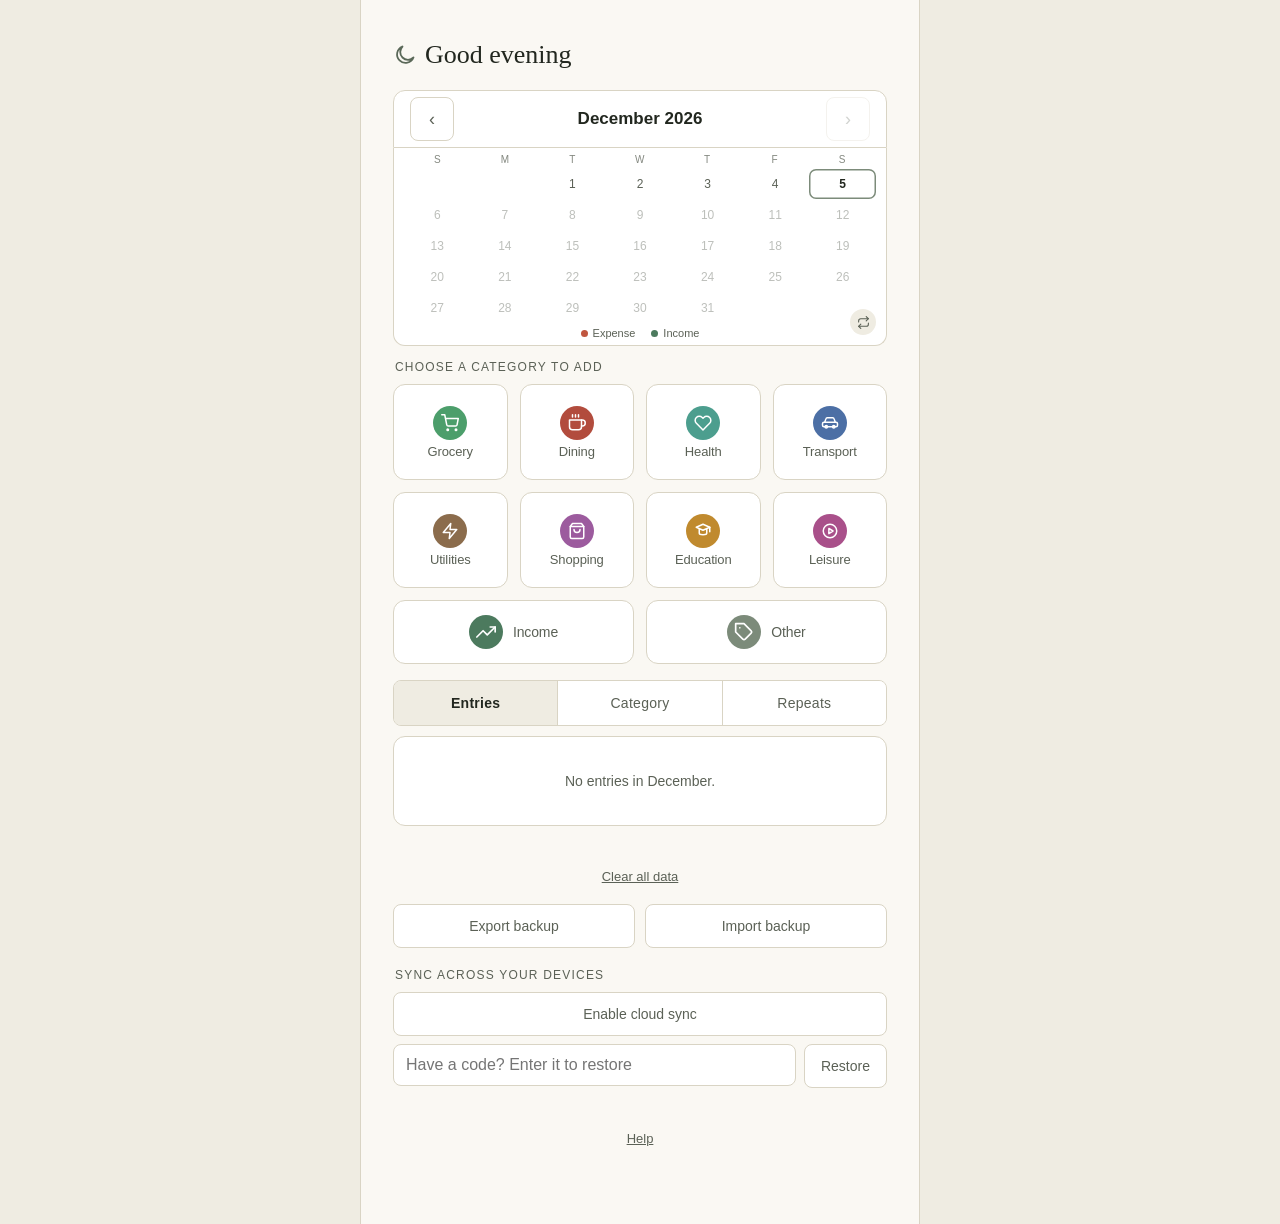
<file: index.html>
<!DOCTYPE html>
<html lang="en">
<head>
<meta charset="UTF-8">
<meta name="viewport" content="width=device-width, initial-scale=1, viewport-fit=cover">
<meta name="color-scheme" content="light dark">
<link rel="icon" type="image/svg+xml" href="data:image/svg+xml,%3Csvg%20xmlns%3D%22http%3A%2F%2Fwww.w3.org%2F2000%2Fsvg%22%20viewBox%3D%220%200%201024%201024%22%3E%20%3Cstyle%3E%20.bg%7Bfill%3A%237C8B7A%7D.page%7Bfill%3A%23FAF8F3%7D.spine%7Bfill%3A%235C695A%7D.line%7Bfill%3A%238B9682%7D.coin%7Bfill%3A%234C7A5E%7D.mark%7Bstroke%3A%23FAF8F3%7D%20%40media%20%28prefers-color-scheme%3A%20dark%29%7B%20.bg%7Bfill%3A%239BAA98%7D.spine%7Bfill%3A%236E7C6C%7D.line%7Bfill%3A%23A3AE9B%7D.coin%7Bfill%3A%233E6B50%7D%20%7D%20%3C%2Fstyle%3E%20%3Crect%20width%3D%221024%22%20height%3D%221024%22%20rx%3D%22200%22%20class%3D%22bg%22%2F%3E%20%3CclipPath%20id%3D%22pg%22%3E%3Crect%20x%3D%22300%22%20y%3D%22210%22%20width%3D%22460%22%20height%3D%22620%22%20rx%3D%2234%22%2F%3E%3C%2FclipPath%3E%20%3Cg%20clip-path%3D%22url%28%23pg%29%22%3E%20%3Crect%20x%3D%22300%22%20y%3D%22210%22%20width%3D%22460%22%20height%3D%22620%22%20class%3D%22page%22%2F%3E%20%3Crect%20x%3D%22300%22%20y%3D%22210%22%20width%3D%2270%22%20height%3D%22620%22%20class%3D%22spine%22%2F%3E%20%3C%2Fg%3E%20%3Cg%20class%3D%22line%22%3E%20%3Crect%20x%3D%22430%22%20y%3D%22360%22%20width%3D%22260%22%20height%3D%2226%22%20rx%3D%2213%22%2F%3E%20%3Crect%20x%3D%22430%22%20y%3D%22460%22%20width%3D%22260%22%20height%3D%2226%22%20rx%3D%2213%22%2F%3E%20%3Crect%20x%3D%22430%22%20y%3D%22560%22%20width%3D%22260%22%20height%3D%2226%22%20rx%3D%2213%22%2F%3E%20%3Crect%20x%3D%22430%22%20y%3D%22660%22%20width%3D%22130%22%20height%3D%2226%22%20rx%3D%2213%22%2F%3E%20%3C%2Fg%3E%20%3Ccircle%20cx%3D%22720%22%20cy%3D%22800%22%20r%3D%22130%22%20class%3D%22coin%22%2F%3E%20%3Cpath%20d%3D%22M665%20805%20L705%20850%20L785%20745%22%20fill%3D%22none%22%20class%3D%22mark%22%20stroke-width%3D%2228%22%20stroke-linecap%3D%22round%22%20stroke-linejoin%3D%22round%22%2F%3E%20%3C%2Fsvg%3E">
<link rel="icon" type="image/png" sizes="32x32" media="(prefers-color-scheme: light)" href="[data-uri]">
<link rel="icon" type="image/png" sizes="16x16" media="(prefers-color-scheme: light)" href="[data-uri]">
<link rel="icon" type="image/png" sizes="32x32" media="(prefers-color-scheme: dark)" href="[data-uri]">
<link rel="icon" type="image/png" sizes="16x16" media="(prefers-color-scheme: dark)" href="[data-uri]">
<link rel="apple-touch-icon" sizes="180x180" href="[data-uri]">
<meta name="apple-mobile-web-app-capable" content="yes">
<meta name="mobile-web-app-capable" content="yes">
<meta name="apple-mobile-web-app-title" content="Ledger">
<meta name="apple-mobile-web-app-status-bar-style" content="default">
<meta name="format-detection" content="telephone=no">
<meta name="theme-color" content="#FAF8F3" media="(prefers-color-scheme: light)">
<meta name="theme-color" content="#1B1D18" media="(prefers-color-scheme: dark)">
<title>Ledger — expense tracker</title>
<style>
  :root {
    --paper: #FAF8F3;
    --ink: #22271F;
    --ink-soft: #5B6156;
    --hairline: #D9D4C4;
    --accent: #7C8B7A;
    /* Same sage, darkened to clear 4.5:1 on paper and card. --accent itself
       is only 3.4:1 there, which is fine behind white text or as a 1px
       border but fails as a text colour. */
    --accent-text: #5A6858;
    --expense: #C0563F;
    --income: #4C7A5E;
    --card: #FFFFFF;
    --shell: #EFECE2;
  }
  @media (prefers-color-scheme: dark) {
    :root {
      --paper: #1B1D18;
      --ink: #EDEAE0;
      --ink-soft: #A8AA9C;
      --hairline: #454940;
      --accent: #9BAA98;
      /* Already 7:1 on this ground, so no darkened variant is needed. */
      --accent-text: #9BAA98;
      --expense: #E2795F;
      --income: #7FB894;
      /* Lifted well clear of --paper: at #24261F the cards were 1.1:1
         against the page and the border did all the work of defining them. */
      --card: #34372D;
      --shell: #121410;
    }
  }
  * { box-sizing: border-box; }
  html {
    -webkit-text-size-adjust: 100%;
    background: var(--paper);
  }
  body {
    margin: 0;
    background: var(--paper);
    color: var(--ink);
    font-family: -apple-system, BlinkMacSystemFont, "Segoe UI", sans-serif;
    -webkit-font-smoothing: antialiased;
    -webkit-tap-highlight-color: transparent;
    overscroll-behavior-y: none;
  }
  /* Interactive elements: kill the 350ms double-tap delay, the long-press
     callout menu, and accidental text selection on rapid taps. */
  button, select, .tile, .tab-btn, .flip-zone {
    touch-action: manipulation;
    -webkit-user-select: none;
    user-select: none;
    -webkit-touch-callout: none;
  }
  button { color: inherit; }
  :focus-visible {
    outline: 2px solid var(--accent);
    outline-offset: 2px;
  }
  @media (prefers-reduced-motion: reduce) {
    * { transition: none !important; animation: none !important; }
  }
  .wrap {
    max-width: 480px;
    margin: 0 auto;
    padding-top: max(24px, env(safe-area-inset-top));
    padding-left: max(20px, env(safe-area-inset-left));
    padding-right: max(20px, env(safe-area-inset-right));
    padding-bottom: calc(48px + env(safe-area-inset-bottom));
  }
  /* Stands in for the old page title — this is the app's only header now,
     so it gets real weight rather than reading as a stray caption. */
  .greeting {
    display: flex;
    align-items: center;
    gap: 8px;
    font-family: Georgia, "Times New Roman", serif;
    font-weight: 400;
    font-size: 26px;
    color: var(--ink);
    margin: 0 0 20px;
  }
  .greeting-icon {
    display: flex;
    flex-shrink: 0;
    color: var(--accent-text);
  }
  .greeting-icon svg { width: 24px; height: 24px; }
  /* A set-once preference, so it reads as quiet text — but keeps a full
     44pt hit area via padding rather than visible bulk. */
  #currencySelect {
    position: absolute;
    top: 2px;
    left: 2px;
    height: 44px;
    padding: 0 22px 0 8px;
    border: none;
    border-radius: 8px;
    background-color: transparent;
    color: var(--ink-soft);
    font-size: 16px; /* below 16px iOS zooms the page on focus */
    letter-spacing: 0.04em;
    font-family: inherit;
    text-align: right;
    -webkit-appearance: none;
    appearance: none;
    background-image: linear-gradient(45deg, transparent 50%, var(--ink-soft) 50%),
                      linear-gradient(135deg, var(--ink-soft) 50%, transparent 50%);
    background-position: calc(100% - 12px) 50%, calc(100% - 8px) 50%;
    background-size: 4px 4px, 4px 4px;
    background-repeat: no-repeat;
  }

  /* The card defaults to a calendar (see .cal-* below) and flips to this
     Net/In/Out summary on tap — see .balance-flip / .flip-zone. */
  .balance-flip {
    position: relative;
    background: var(--card);
    border: 1px solid var(--hairline);
    border-top: none;
    border-radius: 0 0 12px 12px;
    overflow: hidden;
    margin-bottom: 14px;
    perspective: 1200px;
  }
  /* Not a <button>: the summary face holds a real <select>, and nesting
     interactive controls inside a button is invalid HTML with unreliable
     focus/click behavior across browsers. role="button" plus the keydown
     handler in the script restore native-button keyboard behavior. */
  .flip-zone {
    position: relative;
    display: block;
    width: 100%;
    cursor: pointer;
  }
  .flip-inner {
    position: relative;
    transform-style: preserve-3d;
    transition: transform 0.5s cubic-bezier(0.4, 0.15, 0.15, 1);
  }
  .flip-zone.flipped .flip-inner { transform: rotateY(180deg); }
  /* Front face is normal flow, so its content (a calendar of varying row
     count) sets the card's height; the back face is an absolute overlay
     that inherits that same height automatically. */
  .face {
    backface-visibility: hidden;
    -webkit-backface-visibility: hidden;
  }
  .face.front { pointer-events: auto; }
  .face.back {
    position: absolute;
    inset: 0;
    transform: rotateY(180deg);
    display: flex;
    flex-direction: column;
    align-items: center;
    justify-content: center;
    padding: 26px 24px;
    text-align: center;
    pointer-events: none;
  }
  .flip-zone.flipped .face.front { pointer-events: none; }
  .flip-zone.flipped .face.back { pointer-events: auto; }
  .flip-hint {
    position: absolute;
    bottom: 10px;
    right: 10px;
    width: 26px;
    height: 26px;
    border-radius: 50%;
    background: var(--shell);
    color: var(--ink-soft);
    display: flex;
    align-items: center;
    justify-content: center;
    pointer-events: none;
  }
  .flip-hint svg { width: 13px; height: 13px; }

  .cal-dow {
    display: grid;
    grid-template-columns: repeat(7, 1fr);
    padding: 6px 10px 2px;
  }
  .cal-dow span {
    display: block;
    text-align: center;
    font-size: 10px;
    letter-spacing: 0.06em;
    text-transform: uppercase;
    color: var(--ink-soft);
    opacity: 0.75;
  }
  .cal-grid {
    display: grid;
    grid-template-columns: repeat(7, 1fr);
    gap: 1px;
    padding: 2px 10px 4px;
  }
  .day {
    position: relative;
    min-height: 30px;
    border-radius: 7px;
    display: flex;
    flex-direction: column;
    align-items: center;
    justify-content: center;
    gap: 1px;
  }
  .day .n {
    font-size: 12px;
    line-height: 1;
    color: var(--ink-soft);
    font-variant-numeric: tabular-nums;
  }
  .day .a {
    font-size: 9.5px;
    line-height: 1;
    font-weight: 600;
    font-variant-numeric: tabular-nums;
  }
  .day.blank { visibility: hidden; }
  .day.future .n { opacity: 0.4; }
  .day.today { box-shadow: inset 0 0 0 1.5px var(--accent); }
  .day.today .n { color: var(--ink); font-weight: 700; }
  /* Tint intensity is relative to the month's own numbers (see
     buildCalendarFace's maxExpAmt), not a fixed dollar amount, so this
     reads sensibly at any currency or income scale. */
  .day.t1 { background: color-mix(in srgb, var(--expense) 8%, transparent); }
  .day.t2 { background: color-mix(in srgb, var(--expense) 16%, transparent); }
  .day.t3 { background: color-mix(in srgb, var(--expense) 26%, transparent); }
  .day.inc { background: color-mix(in srgb, var(--income) 16%, transparent); }
  .day.t1 .a, .day.t2 .a, .day.t3 .a { color: var(--expense); }
  .day.inc .a { color: var(--income); }

  .cal-legend {
    display: flex;
    justify-content: center;
    gap: 16px;
    padding: 0 10px 6px;
    font-size: 11px;
    color: var(--ink-soft);
  }
  .cal-legend span { display: inline-flex; align-items: center; gap: 5px; }
  .cal-legend i { width: 7px; height: 7px; border-radius: 50%; display: inline-block; }
  .cal-legend i.exp { background: var(--expense); }
  .cal-legend i.inc { background: var(--income); }

  .balance-label {
    font-size: 12px;
    letter-spacing: 0.1em;
    text-transform: uppercase;
    color: var(--ink-soft);
    margin: 0 0 8px;
  }
  .balance-amount {
    font-family: Georgia, "Times New Roman", serif;
    font-size: 40px;
    line-height: 1;
    margin: 0;
    font-variant-numeric: tabular-nums;
  }
  .balance-amount.negative { color: var(--expense); }
  .balance-sub {
    display: flex;
    justify-content: center;
    gap: 20px;
    margin-top: 14px;
    font-size: 13px;
    color: var(--ink-soft);
  }
  .balance-sub span.in { color: var(--income); }
  .balance-sub span.out { color: var(--expense); }

  .section-label {
    font-size: 12px;
    letter-spacing: 0.1em;
    text-transform: uppercase;
    color: var(--ink-soft);
    margin: 0 0 10px 2px;
  }

  /* Ten categories, four columns, three rows — every category on screen with
     no sideways scroll and no part-empty row.

     Five columns fit the same ten tiles in two rows, but at 390px that left
     each tile ~64px wide and the grid read as jammed. Four columns give ~80px,
     which is the roomy feel the old 8-visible layout had, and the third row
     is filled rather than ragged: Income and Other — the income one and the
     catch-all — span two columns each as wide tiles. */
  .tile-grid {
    display: grid;
    /* minmax(0, …) not 1fr: a plain 1fr floors each track at the tile's
       min-content width, and the longer labels are wide enough to push the
       last column off-screen rather than letting the track shrink. */
    grid-template-columns: repeat(4, minmax(0, 1fr));
    gap: 8px;
    margin-bottom: 16px;
  }
  .tile {
    background: var(--card);
    border: 1px solid var(--hairline);
    border-radius: 12px;
    min-height: 74px;
    padding: 10px 3px 8px;
    display: flex;
    flex-direction: column;
    align-items: center;
    /* Safe to centre because .tile-label below reserves the same height in
       every tile, so all ten content blocks are identical and the icons land
       on one line anyway. Centring without that reservation lifts the
       wrapping tile's icon above the row; top-anchoring instead leaves dead
       space under the short labels. Equal label heights avoids both. */
    justify-content: center;
    gap: 5px;
    cursor: pointer;
    font-family: inherit;
    transition: transform 0.12s ease, background 0.12s ease;
  }
  .tile:active {
    transform: scale(0.94);
    background: var(--hairline);
  }
  /* The two catch-all tiles take the last row as a pair, laid out
     horizontally so they read as a deliberate group rather than as two
     square tiles stretched to fit. */
  .tile.wide {
    grid-column: span 2;
    flex-direction: row;
    justify-content: center;
    min-height: 50px;
    gap: 10px;
    padding: 8px 12px;
  }
  .tile.wide .tile-label {
    width: auto;
    text-align: left;
    font-size: 13px;
  }
  .tile-icon {
    width: 34px;
    height: 34px;
    border-radius: 50%;
    display: flex;
    align-items: center;
    justify-content: center;
    color: #fff;
    flex-shrink: 0;
  }
  .tile-label {
    /* Floor is 11px: below that these labels stop being comfortably legible
       on a phone. At four columns every name fits on one line down to a
       320px viewport, but the soft hyphens defined in the script stay as a
       safety net — the tile centres one or two lines equally well. */
    font-size: clamp(11px, 3.2vw, 12.5px);
    color: var(--ink-soft);
    text-align: center;
    line-height: 1.15;
    letter-spacing: -0.01em;
    width: 100%;
    hyphens: auto;
    -webkit-hyphens: auto;
    overflow-wrap: break-word;
    display: flex;
    flex-direction: column;
    justify-content: center;
  }
  /* Four columns leave every label on one line down to a 320px viewport, so
     the two-line reservation this used to need at five columns is gone — it
     only added dead space under the short names. */

  /* Swipe-to-delete: .entry is the clipping track, .entry-content slides over
     the delete action sitting behind it. */
  .entry {
    position: relative;
    overflow: hidden;
    background: var(--card); /* backstop: never let anything show through */
    border-bottom: 1px solid var(--hairline);
  }
  .entry:last-child { border-bottom: none; }
  .entry-content {
    position: relative;
    display: flex;
    align-items: center;
    justify-content: space-between;
    gap: 10px;
    padding: 12px 16px;
    min-height: 60px;
    background: var(--card);
    transform: translate3d(0, 0, 0);
    transition: transform 0.25s cubic-bezier(0.22, 0.61, 0.36, 1),
                background 0.14s ease;
  }
  /* Layer promotion only while dragging — a permanent will-change on every
     row means dozens of compositor layers repainting on every render. */
  .entry.swiping .entry-content,
  .entry.open-left .entry-content,
  .entry.open-right .entry-content { will-change: transform; }
  .entry.swiping .entry-content { transition: none; }
  /* Action panels are only painted while a swipe is actually happening.
     Leaving a full-height red Delete panel permanently rendered under
     every row means any compositor hiccup on re-render can flash it
     through — which is exactly what iOS did after saving an edit. */
  .entry-actions,
  .entry-actions-left {
    position: absolute;
    top: 0;
    bottom: 0;
    width: 96px;
    display: flex;
    opacity: 0;
    pointer-events: none;
  }
  .entry-actions { right: 0; }
  .entry-actions-left { left: 0; }
  .entry.swiping .entry-actions,
  .entry.swiping .entry-actions-left,
  .entry.open-right .entry-actions,
  .entry.open-left .entry-actions-left {
    opacity: 1;
    pointer-events: auto;
  }
  .entry-edit {
    flex: 1;
    border: none;
    background: var(--accent);
    color: #fff;
    font-size: 15px;
    font-family: inherit;
    cursor: pointer;
  }
  .entry-edit:active { filter: brightness(0.92); }
  .entry-delete {
    flex: 1;
    border: none;
    background: var(--expense);
    color: #fff;
    font-size: 15px;
    font-family: inherit;
    cursor: pointer;
  }
  .entry-delete:active { filter: brightness(0.9); }
  .entry-left { display: flex; align-items: center; gap: 10px; min-width: 0; }
  .entry-dot {
    width: 26px;
    height: 26px;
    border-radius: 50%;
    flex-shrink: 0;
    display: flex;
    align-items: center;
    justify-content: center;
    color: #fff;
  }
  .entry-text { display: flex; flex-direction: column; min-width: 0; }
  .entry-desc {
    font-size: 15px;
    overflow: hidden;
    text-overflow: ellipsis;
    white-space: nowrap;
  }
  /* Clamped like .entry-desc above: a long category name ('Aug 17 ·
     Utilities') used to wrap and make that one row taller than its
     neighbours, so row heights rippled with the day of the month. */
  .entry-meta {
    font-size: 13px;
    color: var(--ink-soft);
    margin-top: 1px;
    overflow: hidden;
    text-overflow: ellipsis;
    white-space: nowrap;
  }
  .entry-right { display: flex; align-items: center; flex-shrink: 0; }
  .entry-amount {
    font-variant-numeric: tabular-nums;
    font-size: 15px;
    font-weight: 500;
  }
  .entry-amount.expense { color: var(--expense); }
  .entry-amount.income { color: var(--income); }
  .show-all-btn {
    display: block;
    width: 100%;
    min-height: 48px;
    border: none;
    border-top: 1px solid var(--hairline);
    background: var(--card);
    color: var(--accent-text);
    font-family: inherit;
    font-size: 14px;
    font-weight: 500;
    cursor: pointer;
  }
  .show-all-btn:active { background: var(--hairline); }
  .swipe-hint {
    text-align: center;
    font-size: 12px;
    color: var(--ink-soft);
    padding: 10px 4px 2px;
  }

  .entry-list-card {
    background: var(--card);
    border: 1px solid var(--hairline);
    border-radius: 12px;
    overflow: hidden;
  }
  .tab-row {
    display: flex;
    border: 1px solid var(--hairline);
    border-radius: 8px;
    overflow: hidden;
    margin-bottom: 10px;
    /* Offsets scrollIntoView so the tab row lands clear of the sticky
       month-nav (~58px) instead of tucked underneath it. */
    scroll-margin-top: 74px;
  }
  /* The month is now the scope for the whole view, so it stays pinned
     while you scroll rather than scrolling away above the entries. It reads
     as the balance card's own header — same surface and border, divided
     from the calendar/summary below by its own bottom edge — rather than a
     detached bar, so .balance-flip below drops its top border/radius to
     keep that seam a single line. */
  .month-nav {
    position: sticky;
    top: 0;
    z-index: 10;
    background: var(--card);
    border: 1px solid var(--hairline);
    border-radius: 12px 12px 0 0;
    padding: 6px 16px 6px;
  }
  .month-nav-inner {
    display: flex;
    align-items: center;
    justify-content: center;
    gap: 8px;
  }
  .month-label {
    display: inline-flex;
    flex: 1;
    align-items: center;
    justify-content: center;
    gap: 8px;
    min-height: 44px;
    min-width: 0;
    padding: 0 6px;
    border: none;
    border-radius: 8px;
    background: transparent;
    /* explicit, or browsers grey the text out when disabled */
    color: var(--ink);
    font-family: inherit;
    font-size: 17px;
    font-weight: 600;
    text-align: center;
    cursor: pointer;
  }
  .month-label:disabled { cursor: default; }
  .today-pill {
    display: none;
    padding: 3px 8px;
    border-radius: 999px;
    background: var(--accent);
    color: var(--card);
    font-size: 11px;
    font-weight: 600;
    letter-spacing: 0.04em;
    text-transform: uppercase;
  }
  /* Only offered when it would actually do something. */
  .month-label.actionable .today-pill { display: inline-block; }
  .month-label.actionable:active { background: var(--hairline); }
  .month-arrow {
    width: 44px;
    height: 44px;
    border: 1px solid var(--hairline);
    border-radius: 8px;
    background: var(--card);
    color: var(--ink-soft);
    font-size: 18px;
    cursor: pointer;
    font-family: inherit;
  }
  .month-arrow:active { background: var(--hairline); }
  .tab-btn {
    flex: 1;
    min-height: 44px;
    padding: 0;
    background: var(--card);
    border: none;
    font-size: 14px;
    letter-spacing: 0.02em;
    color: var(--ink-soft);
    cursor: pointer;
    font-family: inherit;
  }
  .tab-btn + .tab-btn { border-left: 1px solid var(--hairline); }
  /* A view switch, not a primary action. Filling this with --ink gave it the
     same weight as the 'Add entry' button, and in dark mode that made the
     selected tab the brightest thing on screen — louder than the balance.
     Selection now reads from three quieter signals instead: recessed
     ground, full-strength ink, heavier weight. */
  .tab-btn.active {
    background: var(--shell);
    color: var(--ink);
    font-weight: 600;
  }

  .cat-row { border-bottom: 1px solid var(--hairline); }
  .cat-row:last-child { border-bottom: none; }
  /* The summary line is the disclosure control for the entries beneath it. */
  .cat-row-main {
    display: flex;
    align-items: center;
    justify-content: space-between;
    gap: 8px;
    width: 100%;
    padding: 12px 16px;
    border: none;
    background: none;
    font-family: inherit;
    text-align: left;
    cursor: pointer;
  }
  .cat-row-main:active { background: var(--hairline); }
  .cat-row-left { display: flex; align-items: center; gap: 10px; flex: 1; min-width: 0; }
  .cat-row-body { flex: 1; min-width: 0; }
  .cat-row-line {
    display: flex;
    align-items: baseline;
    justify-content: space-between;
    gap: 10px;
  }
  .cat-row-name { font-size: 14px; color: var(--ink); }
  .cat-row-count { font-size: 12px; color: var(--ink-soft); margin-top: 1px; }
  .cat-row-amount {
    font-variant-numeric: tabular-nums;
    font-size: 14px;
    font-weight: 500;
  }
  .cat-chevron {
    flex-shrink: 0;
    width: 16px;
    height: 16px;
    color: var(--ink-soft);
    transition: transform 0.18s ease;
  }
  .cat-row-main[aria-expanded="true"] .cat-chevron { transform: rotate(90deg); }

  /* Month-over-month change. This is a polarity reading, not a category
     identity, so it takes the status colours (--expense / --income) rather
     than any category hue — and it always ships an arrow and a number, so
     the meaning never rests on colour alone. */
  .cat-delta {
    display: inline-flex;
    align-items: baseline;
    gap: 3px;
    font-size: 12px;
    font-variant-numeric: tabular-nums;
    white-space: nowrap;
    color: var(--ink-soft);
  }
  .cat-delta.worse { color: var(--expense); }
  .cat-delta.better { color: var(--income); }
  .cat-delta-arrow { font-size: 11px; line-height: 1; }

  .cat-bar-track {
    height: 4px;
    background: var(--hairline);
    border-radius: 2px;
    margin-top: 6px;
    overflow: hidden;
  }
  .cat-bar-fill {
    height: 100%;
    /* Rounded at the data end only, so the bar reads as a measured length
       growing from the baseline rather than a floating capsule. */
    border-radius: 0 2px 2px 0;
    /* A category worth a rounding error still gets a visible mark instead of
       disappearing, which would read as 'no spending' rather than 'a little'. */
    min-width: 3px;
  }

  /* Disclosure: the individual entries behind a category's total. */
  .cat-detail { padding: 0 16px 10px 52px; }
  .cat-detail[hidden] { display: none; }
  .cat-detail-row {
    display: flex;
    align-items: baseline;
    justify-content: space-between;
    gap: 10px;
    width: 100%;
    min-height: 36px;
    padding: 5px 0;
    border: none;
    background: none;
    font-family: inherit;
    text-align: left;
    cursor: pointer;
    border-top: 1px solid var(--hairline);
  }
  .cat-detail-row:active { opacity: 0.55; }
  .cat-detail-desc {
    flex: 1;
    min-width: 0;
    font-size: 13px;
    color: var(--ink);
    overflow: hidden;
    text-overflow: ellipsis;
    white-space: nowrap;
  }
  .cat-detail-date { flex-shrink: 0; font-size: 12px; color: var(--ink-soft); }
  .cat-detail-amount.expense { color: var(--expense); }
  .cat-detail-amount.income { color: var(--income); }
  .cat-detail-amount {
    font-size: 13px;
    font-variant-numeric: tabular-nums;
    flex-shrink: 0;
  }
  .month-arrow[disabled] {
    opacity: 0.28;
    cursor: default;
  }
  .cat-group-label {
    display: flex;
    align-items: baseline;
    justify-content: space-between;
    gap: 10px;
    font-size: 11px;
    letter-spacing: 0.1em;
    text-transform: uppercase;
    color: var(--ink-soft);
    padding: 14px 16px 8px;
    border-bottom: 1px solid var(--hairline);
  }
  .cat-group-total {
    font-size: 13px;
    letter-spacing: 0;
    font-weight: 600;
    color: var(--ink);
    font-variant-numeric: tabular-nums;
  }
  .empty-state {
    text-align: center;
    padding: 36px 20px;
    color: var(--ink-soft);
    font-size: 14px;
  }

  .reset-link {
    display: block;
    width: 100%;
    min-height: 44px;
    text-align: center;
    margin-top: 28px;
    font-size: 13px;
    color: var(--ink-soft);
    text-decoration: underline;
    cursor: pointer;
    background: none;
    border: none;
    font-family: inherit;
  }
  .backup-row {
    display: flex;
    gap: 10px;
    margin-top: 6px;
  }
  .backup-btn {
    flex: 1;
    min-height: 44px;
    padding: 0;
    border: 1px solid var(--hairline);
    border-radius: 8px;
    background: var(--card);
    color: var(--ink-soft);
    font-size: 14px;
    cursor: pointer;
    font-family: inherit;
  }
  .backup-btn:active { background: var(--hairline); }
  .backup-btn.full { width: 100%; }

  /* No accounts — a self-chosen code is the only key, so restoring after a
     wipe means either the URL (see setSyncCode's location.hash) or this
     panel survived, which is why the hint below tells people to bookmark
     the page rather than just trust local storage. */
  .sync-block { margin-top: 20px; }
  .sync-restore-row {
    display: flex;
    gap: 8px;
    margin-top: 8px;
  }
  .sync-restore-row .note-input { flex: 1; }
  .sync-restore-row .backup-btn {
    flex: 0 0 auto;
    padding: 0 16px;
  }
  .sync-code-row {
    display: flex;
    align-items: center;
    gap: 8px;
  }
  .sync-code-row code {
    flex: 1;
    min-width: 0;
    min-height: 44px;
    display: flex;
    align-items: center;
    padding: 0 12px;
    border: 1px solid var(--hairline);
    border-radius: 8px;
    background: var(--shell);
    color: var(--ink);
    font-size: 14px;
    overflow-x: auto;
    white-space: nowrap;
  }
  .sync-code-row .backup-btn {
    flex: 0 0 auto;
    padding: 0 16px;
  }
  .sync-hint {
    font-size: 12.5px;
    line-height: 1.5;
    color: var(--ink-soft);
    margin: 10px 0 0;
  }
  .sync-status {
    font-size: 12px;
    color: var(--ink-soft);
    text-align: center;
    margin: 8px 0 0;
    min-height: 16px;
  }

  /* Calculator overlay.
     Presented as a sheet that slides up, the way every native iOS modal
     does — it used to hard-cut from display:none, which is the single
     biggest tell that this isn't a native app. Kept out of the layout with
     visibility rather than display so the transform can animate at all, and
     the visibility flip is delayed on close until the slide has finished
     (same technique as .toast below). The paper ground lives on .calc-sheet,
     not here, so the page stays visible behind the sheet as it travels. */
  .calc-overlay {
    position: fixed;
    top: 0;
    left: 0;
    right: 0;
    /* Height is driven by JS off visualViewport so the Add button is never
       trapped under the iOS keyboard. This is the no-JS fallback. */
    height: 100%;
    height: 100dvh;
    z-index: 50;
    display: flex;
    flex-direction: column;
    overscroll-behavior: contain;
    visibility: hidden;
    pointer-events: none;
    transition: visibility 0s linear 0.3s;
  }
  .calc-overlay.open {
    visibility: visible;
    pointer-events: auto;
    transition: visibility 0s linear 0s;
  }
  .calc-sheet {
    flex: 1;
    min-height: 0;
    display: flex;
    flex-direction: column;
    background: var(--paper);
    transform: translateY(100%);
    /* Decelerating curve — the sheet arrives rather than stopping dead. */
    transition: transform 0.3s cubic-bezier(0.32, 0.72, 0, 1);
  }
  .calc-overlay.open .calc-sheet { transform: translateY(0); }
  /* Top half is locked at exactly 50% of the sheet, not "whatever's left
     after the bottom claims its share" — the two previously competed via
     flex-grow/shrink and the split drifted with content. */
  .calc-top-half {
    flex: 0 0 50%;
    min-height: 0;
    display: flex;
    flex-direction: column;
  }
  .calc-top {
    display: flex;
    align-items: center;
    justify-content: space-between;
    gap: 8px;
    flex: 0 0 auto;
    padding-top: max(10px, env(safe-area-inset-top));
    padding-left: max(16px, env(safe-area-inset-left));
    padding-right: max(16px, env(safe-area-inset-right));
    padding-bottom: 8px;
  }
  .calc-cancel {
    background: none;
    border: none;
    color: var(--ink-soft);
    font-size: 16px;
    min-height: 44px;
    padding: 0 4px 0 0;
    cursor: pointer;
    font-family: inherit;
  }
  .calc-cat {
    position: relative;
    display: flex;
    align-items: center;
    gap: 8px;
    min-width: 0;
    flex: 0 1 auto;
    min-height: 44px;
    font-size: 16px;
    color: var(--ink-soft);
  }
  .calc-cat .tile-icon { width: 24px; height: 24px; }
  /* A native select is as wide as its longest option ('Transport'), which
     stranded the caret far from short names like 'Other'. Show a label
     sized to the actual value and lay the select over it invisibly. */
  .cat-label {
    font-size: 16px;
    color: var(--ink);
    white-space: nowrap;
    overflow: hidden;
    text-overflow: ellipsis;
    min-width: 0;
    padding-right: 14px;
    background-image: linear-gradient(45deg, transparent 50%, var(--ink-soft) 50%),
                      linear-gradient(135deg, var(--ink-soft) 50%, transparent 50%);
    background-position: calc(100% - 5px) calc(50% + 1px), calc(100% - 1px) calc(50% + 1px);
    background-size: 4px 4px, 4px 4px;
    background-repeat: no-repeat;
  }
  #calcCatSelect {
    position: absolute;
    inset: -1px;
    width: auto;
    height: auto;
    margin: 0;
    padding: 0;
    border: none;
    opacity: 0;
    font-size: 16px;
    background: transparent;
    -webkit-appearance: none;
    appearance: none;
  }
  /* Direction is now implied by category (Income = in, everything else =
     out), so the toggle's slot goes to the date. */
  .date-btn {
    position: relative;
    flex-shrink: 0;
    display: inline-flex;
    align-items: center;
    justify-content: center;
    gap: 6px;
    min-width: 44px;
    height: 44px;
    padding: 0 10px;
    border: 1px solid var(--hairline);
    border-radius: 10px;
    background: var(--card);
    color: var(--ink-soft);
    /* The repeat chip beside the date is a real <button>, so these two keep
       the pair identical rather than letting the button take UA defaults. */
    font-family: inherit;
    cursor: pointer;
  }
  .date-btn svg { width: 20px; height: 20px; flex-shrink: 0; }
  .date-btn[hidden] { display: none; }
  /* A bare icon hides which date is set, which matters when editing an old
     entry — so the date shows itself whenever it isn't today. */
  .date-badge {
    font-size: 13px;
    font-family: inherit;
    color: var(--ink);
    white-space: nowrap;
  }
  .date-btn.off-today {
    border-color: var(--accent-text);
    color: var(--accent-text);
  }
  .date-btn input[type="date"] {
    position: absolute;
    inset: -1px;
    width: auto;
    height: auto;
    margin: 0;
    padding: 0;
    border: none;
    opacity: 0;
    font-size: 16px;
    background: transparent;
    -webkit-appearance: none;
    appearance: none;
  }

  /* The amount used to absorb all spare height. It only ever holds a short
     number, so it's sized to content now and the keypad takes the slack. */
  /* Amount owns the top half, so it's set larger — a small number floating
     in a tall area reads as a layout bug rather than a design. */
  .calc-display {
    flex: 1 1 auto;
    min-height: 0;
    display: flex;
    align-items: center;
    justify-content: center;
    gap: 4px;
    padding: 6px 24px 10px;
    overflow: hidden;
  }
  .amount-sign {
    font-family: Georgia, "Times New Roman", serif;
    font-size: clamp(28px, 9vw, 44px);
    line-height: 1;
    color: var(--expense);
  }
  .amount-sign.income { color: var(--income); }
  .calc-display-amount {
    font-family: Georgia, "Times New Roman", serif;
    font-size: clamp(44px, 16vw, 76px);
    line-height: 1.05;
    font-variant-numeric: tabular-nums;
    word-break: break-all;
    text-align: center;
    transition: color 0.2s ease;
  }
  .calc-memo {
    display: flex;
    align-items: center;
    flex: 0 0 auto;
    padding-left: max(20px, env(safe-area-inset-left));
    padding-right: max(20px, env(safe-area-inset-right));
    padding-bottom: 14px;
  }
  .calc-memo[hidden] { display: none; }

  .tag-chip.add-tag {
    min-width: 44px;
    padding: 0;
    font-size: 22px;
    line-height: 1;
    color: var(--ink-soft);
    border-style: dashed;
  }
  .tag-chip.add-tag.active { background: var(--card); color: var(--ink-soft); }
  /* Exactly 50%, matching .calc-top-half — tags/keypad/button then split
     that fixed box between them via their own flex rules. */
  .calc-bottom {
    flex: 0 0 50%;
    min-height: 0;
    display: flex;
    flex-direction: column;
  }
  /* One row. Two rows looked broken for categories with only 3-4 tags,
     which left the second column half-empty and the row ragged. */
  .calc-tags {
    display: flex;
    align-items: center;
    flex: 0 0 auto;
    gap: 8px;
    overflow-x: auto;
    overflow-y: hidden;
    -webkit-overflow-scrolling: touch;
    overscroll-behavior-x: contain;
    scrollbar-width: none;
    padding-left: max(20px, env(safe-area-inset-left));
    padding-right: max(20px, env(safe-area-inset-right));
    padding-bottom: 12px;
  }
  .calc-tags::-webkit-scrollbar { display: none; }
  .tag-chip {
    flex: 0 0 auto;
    min-height: 44px;
    padding: 0 16px;
    border: 1px solid var(--hairline);
    border-radius: 999px;
    background: var(--card);
    color: var(--ink);
    font-family: inherit;
    font-size: 15px;
    white-space: nowrap;
    cursor: pointer;
  }
  .tag-chip.active {
    background: var(--ink);
    border-color: var(--ink);
    color: var(--paper);
  }
  .tag-chip:active { transform: scale(0.96); }
  .note-input {
    flex: 1 1 auto;
    min-width: 0;
    height: 42px;
    padding: 0 12px;
    border: 1px solid var(--hairline);
    border-radius: 8px;
    background: var(--card);
    color: var(--ink);
    font-family: inherit;
    font-size: 16px; /* keeps iOS from zooming on focus */
    text-align: left;
    -webkit-appearance: none;
    appearance: none;
  }
  /* Real date input laid invisibly over the chip: tapping opens the native
     picker while the chip shows a friendly 'Today' instead of 08/21/2026. */
  /* Slack is shared, weighted toward the keypad, so a tall phone grows the
     keys rather than leaving a void under the amount. Capped so keys don't
     become absurd, and able to shrink on small screens. */
  .calc-keypad {
    display: grid;
    flex: 1 1 auto;
    grid-template-columns: repeat(3, 1fr);
    grid-template-rows: repeat(4, minmax(46px, 1fr));
    gap: 1px;
    background: var(--hairline);
    border-top: 1px solid var(--hairline);
  }
  /* Georgia stays on the display amount and the balance, where its old-style
     figures are the whole character of the thing. It's wrong here though: in
     Georgia 0/1/2 sit at x-height, 3/4/5/7/9 descend and 6/8 ascend, so a
     12-key grid of them reads ragged. Georgia has no lining set to switch to,
     so the keypad alone takes the system face with tabular figures. */
  .calc-key {
    background: var(--paper);
    border: none;
    min-height: 0;
    padding: 0;
    font-size: 25px;
    color: var(--ink);
    cursor: pointer;
    font-family: inherit;
    font-variant-numeric: tabular-nums lining-nums;
  }
  .calc-key:active { background: var(--hairline); }
  .calc-key.func { font-family: inherit; font-size: 18px; color: var(--ink-soft); }
  .calc-add-btn {
    flex-shrink: 0;
    margin-top: 14px;
    margin-left: max(20px, env(safe-area-inset-left));
    margin-right: max(20px, env(safe-area-inset-right));
    /* clears the home indicator on Face ID iPhones */
    margin-bottom: calc(16px + env(safe-area-inset-bottom));
    min-height: 58px;
    padding: 0;
    background: var(--ink);
    color: var(--paper);
    border: none;
    border-radius: 12px;
    font-size: 17px;
    font-weight: 600;
    letter-spacing: 0.01em;
    cursor: pointer;
    font-family: inherit;
  }
  .calc-add-btn:active { opacity: 0.75; }

  /* Safety net for viewports shorter than any currently-supported iPhone
     (this class was discontinued when iOS 16 dropped support) — keeps the
     Add button reachable rather than clipped if content briefly exceeds
     the 50% box, e.g. with the memo row open. */
  @media (max-height: 600px) {
    .calc-keypad { grid-template-rows: repeat(4, minmax(38px, 1fr)); }
    .calc-add-btn { margin-top: 8px; margin-bottom: 10px; min-height: 46px; }
  }

  /* Landscape phone. The 50/50 split assumes a tall screen: at ~390px of
     height the bottom half gets ~195px but needs ~270px for tags, keypad and
     button, which pushed 'Add entry' clean off the bottom of the screen. A
     short viewport doesn't need half of itself to show one number, so the
     amount takes only what it needs and the keypad claims the remainder.
     Sits before the desktop block below so a short desktop window keeps its
     own sizing. */
  @media (max-height: 460px) {
    .calc-top-half { flex: 0 0 auto; }
    .calc-display { flex: 0 0 auto; min-height: 0; padding: 2px 20px 4px; }
    .calc-display-amount { font-size: clamp(26px, 9vh, 40px); }
    .amount-sign { font-size: clamp(18px, 6vh, 28px); }
    .calc-top { padding-top: max(6px, env(safe-area-inset-top)); padding-bottom: 4px; }
    .calc-bottom { flex: 1 1 auto; }
    .calc-tags { padding-bottom: 8px; }
    .calc-keypad { grid-template-rows: repeat(4, minmax(32px, 1fr)); }
    .calc-add-btn {
      margin-top: 6px;
      margin-bottom: calc(6px + env(safe-area-inset-bottom));
      min-height: 40px;
    }
    /* The memo row and tag chips together don't fit alongside the keypad
       here; the chips are the redundant half since the memo field is what
       the '+' chip opens. */
    .calc-memo { padding-bottom: 6px; }
  }

  /* Help overlay. Same slide-up sheet mechanics as the calculator, minus the
     keyboard-aware resize — there's no text input to defend against.
     .sheet-overlay / .sheet-panel share every rule here: the repeat editor
     and the recurring-edit chooser are the same kind of object, and building
     them on this vocabulary keeps one set of sheet mechanics in the file. */
  .help-overlay,
  .sheet-overlay {
    position: fixed;
    top: 0;
    left: 0;
    right: 0;
    height: 100%;
    height: 100dvh;
    z-index: 50;
    display: flex;
    flex-direction: column;
    overscroll-behavior: contain;
    visibility: hidden;
    pointer-events: none;
    transition: visibility 0s linear 0.3s;
  }
  .help-overlay.open,
  .sheet-overlay.open {
    visibility: visible;
    pointer-events: auto;
    transition: visibility 0s linear 0s;
  }
  .help-sheet,
  .sheet-panel {
    flex: 1;
    min-height: 0;
    display: flex;
    flex-direction: column;
    background: var(--paper);
    transform: translateY(100%);
    transition: transform 0.3s cubic-bezier(0.32, 0.72, 0, 1);
  }
  .help-overlay.open .help-sheet,
  .sheet-overlay.open .sheet-panel { transform: translateY(0); }

  /* A short chooser reads better anchored to the bottom edge than stretched
     to full height, so .anchored lets the panel size to its content. */
  .sheet-overlay.anchored { justify-content: flex-end; }
  .sheet-overlay.anchored .sheet-panel {
    flex: 0 0 auto;
    max-height: 100%;
    overflow-y: auto;
    -webkit-overflow-scrolling: touch;
    border-radius: 16px 16px 0 0;
    padding-bottom: calc(16px + env(safe-area-inset-bottom));
  }
  .help-top {
    display: flex;
    align-items: center;
    justify-content: space-between;
    gap: 8px;
    flex: 0 0 auto;
    padding-top: max(14px, env(safe-area-inset-top));
    padding-left: max(20px, env(safe-area-inset-left));
    padding-right: max(20px, env(safe-area-inset-right));
    padding-bottom: 12px;
    border-bottom: 1px solid var(--hairline);
  }
  .help-top h2 {
    font-family: Georgia, "Times New Roman", serif;
    font-weight: 400;
    font-size: 20px;
    margin: 0;
  }
  /* The repeat editor's title sits between two controls rather than leading
     the sheet, so it takes the UI face at the month-label's weight. */
  .help-top h2.rs-title {
    font-family: inherit;
    font-weight: 600;
    font-size: 17px;
    min-width: 0;
    overflow: hidden;
    text-overflow: ellipsis;
    white-space: nowrap;
  }
  .help-close {
    flex-shrink: 0;
    min-width: 44px;
    min-height: 44px;
    padding: 0 4px;
    margin-right: -4px;
    border: none;
    background: none;
    color: var(--ink-soft);
    font-size: 16px;
    cursor: pointer;
    font-family: inherit;
  }
  .help-body {
    flex: 1 1 auto;
    min-height: 0;
    overflow-y: auto;
    -webkit-overflow-scrolling: touch;
    padding: 4px max(20px, env(safe-area-inset-left)) calc(40px + env(safe-area-inset-bottom));
  }
  .help-section { padding: 20px 0; border-bottom: 1px solid var(--hairline); }
  .help-section:last-child { border-bottom: none; }
  .help-section h3 {
    font-size: 12px;
    letter-spacing: 0.08em;
    text-transform: uppercase;
    color: var(--accent-text);
    margin: 0 0 10px;
  }
  .help-section p {
    font-size: 14.5px;
    line-height: 1.6;
    color: var(--ink);
    margin: 0 0 10px;
  }
  .help-section ol,
  .help-section ul {
    margin: 0 0 10px;
    padding-left: 20px;
  }
  .help-section li {
    font-size: 14.5px;
    line-height: 1.6;
    color: var(--ink);
    margin-bottom: 6px;
  }
  .help-section p:last-child,
  .help-section ol:last-child,
  .help-section ul:last-child { margin-bottom: 0; }

  /* ---- Repeats -------------------------------------------------------- */

  /* The tab label carries the waiting count, because with nothing posting
     itself this badge is the only thing that says work is outstanding. */
  .tab-btn { display: inline-flex; align-items: center; justify-content: center; gap: 6px; }
  .tab-count {
    padding: 2px 7px;
    border-radius: 999px;
    background: var(--accent);
    color: var(--card);
    font-size: 11px;
    font-weight: 600;
    letter-spacing: 0.04em;
  }
  .tab-count[hidden] { display: none; }

  /* A due occurrence carries two separate actions — open the keypad, or
     confirm as-is — so the row is a plain container holding two sibling
     buttons rather than a button with a button inside it. */
  .due-row {
    display: flex;
    align-items: center;
    border-bottom: 1px solid var(--hairline);
  }
  .due-row:last-child { border-bottom: none; }
  .due-open {
    flex: 1;
    min-width: 0;
    display: flex;
    align-items: center;
    justify-content: space-between;
    gap: 10px;
    padding: 11px 8px 11px 16px;
    min-height: 66px;
    border: none;
    background: none;
    font-family: inherit;
    text-align: left;
    cursor: pointer;
  }
  .due-open:active { background: var(--hairline); }
  .due-main { display: flex; align-items: center; gap: 10px; min-width: 0; flex: 1; }
  .due-text { display: flex; flex-direction: column; min-width: 0; }
  .due-desc {
    font-size: 15px;
    color: var(--ink);
    overflow: hidden;
    text-overflow: ellipsis;
    white-space: nowrap;
  }
  .due-meta {
    font-size: 13px;
    color: var(--ink-soft);
    margin-top: 1px;
    overflow: hidden;
    text-overflow: ellipsis;
    white-space: nowrap;
  }
  .due-right { display: flex; align-items: center; gap: 8px; flex-shrink: 0; }
  /* Unconfirmed money is deliberately NOT --expense: it hasn't been spent
     yet, and colouring it like a real outgoing overstates what's happened. */
  .due-amount {
    font-variant-numeric: tabular-nums;
    font-size: 15px;
    font-weight: 500;
    color: var(--ink);
  }
  .due-amount.est { font-weight: 400; color: var(--ink-soft); }
  /* One tap to confirm a fixed amount. Still an explicit confirmation, just
     not one that makes you retype a number you already know. */
  .due-confirm {
    flex-shrink: 0;
    width: 40px;
    height: 40px;
    padding: 0;
    border: 1px solid var(--accent);
    border-radius: 50%;
    background: var(--card);
    color: var(--accent-text);
    display: flex;
    align-items: center;
    justify-content: center;
    cursor: pointer;
    font-family: inherit;
  }
  .due-confirm:active { background: var(--accent); color: var(--card); }
  .due-confirm { margin-right: 12px; }
  .due-chevron { width: 17px; height: 17px; color: var(--ink-soft); margin-right: 14px; flex-shrink: 0; }

  /* A rule in the 'all repeats' list. */
  .rule-row {
    display: flex;
    align-items: center;
    justify-content: space-between;
    gap: 10px;
    width: 100%;
    padding: 10px 16px;
    min-height: 58px;
    border: none;
    border-bottom: 1px solid var(--hairline);
    background: none;
    font-family: inherit;
    text-align: left;
    cursor: pointer;
  }
  .rule-row:last-child { border-bottom: none; }
  .rule-row:active { background: var(--hairline); }
  .rule-row.paused { opacity: 0.5; }
  .rule-dot {
    width: 22px;
    height: 22px;
    border-radius: 50%;
    flex-shrink: 0;
    display: flex;
    align-items: center;
    justify-content: center;
    color: #fff;
  }
  .rule-name { font-size: 14px; color: var(--ink); display: inline-flex; align-items: center; gap: 6px; }
  .rule-meta { font-size: 12px; color: var(--ink-soft); margin-top: 1px; }
  .rule-amount { font-variant-numeric: tabular-nums; font-size: 14px; font-weight: 500; flex-shrink: 0; }
  .rule-amount.est { font-weight: 400; color: var(--ink-soft); }
  .pill {
    padding: 1px 6px;
    border-radius: 999px;
    border: 1px solid var(--hairline);
    font-size: 10px;
    letter-spacing: 0.06em;
    text-transform: uppercase;
    color: var(--ink-soft);
  }
  /* Marks an entry in the ledger as having come from a repeat, so a figure
     that appears every month is traceable back to the rule behind it. */
  .entry-repeat {
    width: 11px;
    height: 11px;
    flex-shrink: 0;
    color: var(--ink-soft);
  }
  .entry-desc-wrap { display: inline-flex; align-items: center; gap: 5px; min-width: 0; }

  /* ---- Repeat editor sheet -------------------------------------------- */
  .rs-row {
    display: flex;
    align-items: center;
    justify-content: space-between;
    gap: 10px;
    width: 100%;
    padding: 0 16px;
    min-height: 54px;
    border: none;
    border-bottom: 1px solid var(--hairline);
    background: none;
    color: var(--ink);
    font-family: inherit;
    font-size: 15px;
    text-align: left;
    cursor: pointer;
  }
  .rs-row:last-child { border-bottom: none; }
  .rs-row:active { background: var(--hairline); }
  .rs-row.tall { min-height: 60px; padding-top: 9px; padding-bottom: 9px; }
  .rs-row-label { display: flex; flex-direction: column; min-width: 0; }
  .rs-row-note { font-size: 12px; color: var(--ink-soft); margin-top: 2px; }
  .rs-value {
    position: relative;
    flex-shrink: 0;
    color: var(--ink-soft);
    font-size: 15px;
    padding-right: 14px;
    background-image: linear-gradient(45deg, transparent 50%, var(--ink-soft) 50%),
                      linear-gradient(135deg, var(--ink-soft) 50%, transparent 50%);
    background-position: calc(100% - 5px) calc(50% + 1px), calc(100% - 1px) calc(50% + 1px);
    background-size: 4px 4px, 4px 4px;
    background-repeat: no-repeat;
  }
  .rs-value.plain { padding-right: 0; background-image: none; }
  /* Native controls laid invisibly over their label, the same trick the
     category picker and date chip already use in the calculator. */
  .rs-value select,
  .rs-value input[type="date"] {
    position: absolute;
    inset: -8px -4px;
    width: auto;
    height: auto;
    margin: 0;
    padding: 0;
    border: none;
    opacity: 0;
    font-size: 16px;
    background: transparent;
    -webkit-appearance: none;
    appearance: none;
  }
  .rs-seg {
    display: flex;
    flex-shrink: 0;
    border: 1px solid var(--hairline);
    border-radius: 8px;
    overflow: hidden;
  }
  .rs-seg button {
    min-height: 36px;
    padding: 0 14px;
    border: none;
    background: var(--card);
    color: var(--ink-soft);
    font-family: inherit;
    font-size: 13px;
    cursor: pointer;
  }
  .rs-seg button + button { border-left: 1px solid var(--hairline); }
  .rs-seg button.on { background: var(--shell); color: var(--ink); font-weight: 600; }

  /* Amount over time: a rate list, drawn as a timeline so 'this figure
     changes on this date' is readable at a glance. */
  .rate-row {
    display: flex;
    gap: 12px;
    width: 100%;
    padding: 12px 16px;
    border-bottom: 1px solid var(--hairline);
  }
  .rate-row:last-of-type { border-bottom: none; }
  /* Negative margin lets the connector run the full height of the row,
     including its padding, so it meets the next row's dot without a gap. */
  .rate-spine {
    flex-shrink: 0;
    width: 10px;
    display: flex;
    flex-direction: column;
    align-items: center;
    margin: -12px 0;
    padding-top: 18px;
  }
  .rate-dot {
    width: 9px;
    height: 9px;
    border-radius: 50%;
    background: var(--accent);
    flex-shrink: 0;
  }
  .rate-dot.future { background: var(--card); border: 1.5px solid var(--accent); }
  .rate-line { flex: 1; width: 1px; background: var(--hairline); margin-top: 4px; }
  .rate-body { flex: 1; min-width: 0; }
  .rate-top { display: flex; align-items: baseline; justify-content: space-between; gap: 10px; }
  .rate-amount { font-size: 15px; font-weight: 500; font-variant-numeric: tabular-nums; }
  .rate-when { display: block; font-size: 13px; color: var(--ink-soft); margin-top: 2px; }
  .rate-tag {
    flex-shrink: 0;
    padding: 2px 7px;
    border-radius: 999px;
    font-size: 10px;
    font-weight: 600;
    letter-spacing: 0.06em;
    text-transform: uppercase;
  }
  .rate-tag.now { background: var(--accent); color: var(--card); }
  .rate-tag.later { border: 1px solid var(--accent); color: var(--accent-text); }

  /* The rate list is a small editable table rather than a row that opens yet
     another keypad — two native fields per rate keeps the whole history
     visible while you change one figure in it. */
  .rate-amount-input {
    min-width: 0;
    flex: 1;
    height: 38px;
    padding: 0 10px;
    border: 1px solid var(--hairline);
    border-radius: 8px;
    background: var(--card);
    color: var(--ink);
    font-family: inherit;
    font-size: 16px;
    font-variant-numeric: tabular-nums;
    -webkit-appearance: none;
    appearance: none;
  }
  .rate-amount-input::-webkit-outer-spin-button,
  .rate-amount-input::-webkit-inner-spin-button { -webkit-appearance: none; margin: 0; }
  .rate-from {
    display: flex;
    align-items: center;
    gap: 8px;
    margin-top: 7px;
    font-size: 13px;
    color: var(--ink-soft);
  }
  .rate-date {
    flex: 1;
    min-width: 0;
    height: 34px;
    padding: 0 8px;
    border: 1px solid var(--hairline);
    border-radius: 8px;
    background: var(--card);
    color: var(--ink);
    font-family: inherit;
    font-size: 15px;
    -webkit-appearance: none;
    appearance: none;
  }
  .rate-del {
    flex-shrink: 0;
    width: 34px;
    height: 34px;
    padding: 0;
    border: 1px solid var(--hairline);
    border-radius: 8px;
    background: var(--card);
    color: var(--ink-soft);
    display: flex;
    align-items: center;
    justify-content: center;
    cursor: pointer;
    font-family: inherit;
  }
  .rate-del:active { color: var(--expense); border-color: var(--expense); }

  .rs-add {
    display: flex;
    align-items: center;
    justify-content: center;
    gap: 8px;
    width: 100%;
    min-height: 48px;
    border: none;
    border-top: 1px solid var(--hairline);
    background: var(--card);
    color: var(--accent-text);
    font-family: inherit;
    font-size: 14px;
    font-weight: 500;
    cursor: pointer;
  }
  .rs-add:active { background: var(--hairline); }
  .rs-danger { color: var(--expense); }
  .rs-note { font-size: 13px; color: var(--ink-soft); margin: 0 2px 22px; line-height: 1.45; }
  .rs-save {
    color: var(--accent-text);
    font-size: 16px;
    font-weight: 500;
    min-height: 44px;
    padding: 0 0 0 4px;
    margin-left: -4px;
    border: none;
    background: none;
    cursor: pointer;
    font-family: inherit;
  }
  .rs-toggle {
    flex-shrink: 0;
    width: 44px;
    height: 26px;
    padding: 3px;
    border: none;
    border-radius: 999px;
    background: var(--hairline);
    display: flex;
    align-items: center;
    cursor: pointer;
    transition: background 0.16s ease;
  }
  .rs-toggle-knob {
    width: 20px;
    height: 20px;
    border-radius: 50%;
    background: var(--card);
    transition: transform 0.16s ease;
  }
  .rs-toggle.on { background: var(--accent); }
  .rs-toggle.on .rs-toggle-knob { transform: translateX(18px); }

  /* ---- Recurring-edit chooser ----------------------------------------- */
  .as-head { text-align: center; padding: 18px 24px 14px; }
  .as-title { margin: 0; font-size: 16px; font-weight: 600; }
  .as-sub { margin: 4px 0 0; font-size: 13px; color: var(--ink-soft); line-height: 1.4; }
  .as-group {
    margin: 0 16px 10px;
    background: var(--card);
    border: 1px solid var(--hairline);
    border-radius: 12px;
    overflow: hidden;
  }
  .as-opt {
    display: flex;
    align-items: center;
    justify-content: space-between;
    gap: 10px;
    width: 100%;
    padding: 11px 16px;
    min-height: 68px;
    border: none;
    border-bottom: 1px solid var(--hairline);
    background: none;
    font-family: inherit;
    text-align: left;
    cursor: pointer;
  }
  .as-opt:last-child { border-bottom: none; }
  .as-opt:active { background: var(--hairline); }
  .as-opt-text { display: flex; flex-direction: column; min-width: 0; }
  .as-opt-title { font-size: 16px; color: var(--ink); }
  .as-opt-note { font-size: 13px; color: var(--ink-soft); margin-top: 2px; line-height: 1.35; }
  .as-opt .as-chevron { width: 16px; height: 16px; color: var(--ink-soft); flex-shrink: 0; }
  .as-cancel {
    display: flex;
    align-items: center;
    justify-content: center;
    width: calc(100% - 32px);
    margin: 0 16px;
    min-height: 52px;
    border: 1px solid var(--hairline);
    border-radius: 12px;
    background: var(--card);
    color: var(--ink);
    font-family: inherit;
    font-size: 16px;
    font-weight: 500;
    cursor: pointer;
  }
  .as-cancel:active { background: var(--hairline); }

  /* Undo toast.
     Dismissal is driven by opacity/visibility, not by transform distance.
     A pure translate has to travel its own height PLUS the bottom offset,
     and that offset grows with env(safe-area-inset-bottom) — on a Face ID
     iPhone the toast never cleared the screen and left a visible sliver. */
  .toast {
    position: fixed;
    left: 50%;
    bottom: calc(20px + env(safe-area-inset-bottom));
    transform: translate(-50%, 12px);
    opacity: 0;
    visibility: hidden;
    pointer-events: none;
    z-index: 80;
    display: flex;
    align-items: center;
    gap: 14px;
    max-width: calc(100vw - 32px);
    padding: 12px 12px 12px 18px;
    border-radius: 12px;
    background: var(--ink);
    color: var(--paper);
    font-size: 14px;
    box-shadow: 0 6px 24px rgba(0, 0, 0, 0.22);
    transition: transform 0.24s cubic-bezier(0.22, 0.61, 0.36, 1),
                opacity 0.2s ease,
                visibility 0s linear 0.24s;
  }
  .toast.show {
    transform: translate(-50%, 0);
    opacity: 1;
    visibility: visible;
    pointer-events: auto;
    transition: transform 0.24s cubic-bezier(0.22, 0.61, 0.36, 1),
                opacity 0.16s ease,
                visibility 0s linear 0s;
  }
  .toast button {
    background: none;
    border: none;
    color: var(--paper);
    font-family: inherit;
    font-size: 14px;
    font-weight: 600;
    text-decoration: underline;
    min-height: 32px;
    padding: 0 6px;
    cursor: pointer;
  }

  /* Hover styles only where a real pointer exists, so iOS doesn't leave
     buttons stuck in a hover state after being tapped. */
  @media (hover: hover) and (pointer: fine) {
    .tile:hover { background: var(--hairline); }
    .backup-btn:hover { color: var(--ink); border-color: var(--ink-soft); }
    .month-arrow:hover,
    .month-arrow[disabled]:hover { background: var(--card); }
    .month-label.actionable:hover { background: var(--hairline); }
    .flip-zone:hover .flip-hint { color: var(--ink); }
    .tab-btn:not(.active):hover { background: var(--hairline); }
    #resetBtn:hover { color: var(--expense); }
    .help-link:hover { color: var(--ink); }
    .calc-cancel:hover { color: var(--ink); }
    .calc-key:hover { background: var(--hairline); }
    .calc-add-btn:hover { opacity: 0.88; }
    .entry:hover .entry-content { background: var(--hairline); }

    /* Mouse users can't swipe, so the delete action fades in on row hover
       (and on keyboard focus) instead of being dragged out. A permanent
       right-hand gutter keeps it from ever covering the amount. */
    .swipe-hint { display: none !important; }
    /* No swipe on a mouse: delete is a hover action, edit is a row click. */
    .entry-actions-left { display: none; }
    .entry-content { padding-right: 92px; cursor: pointer; }
    .entry-actions {
      width: 76px;
      z-index: 2;
      opacity: 0;
      pointer-events: none;
      transition: opacity 0.14s ease;
    }
    .entry:hover .entry-actions,
    .entry:focus-within .entry-actions {
      opacity: 1;
      pointer-events: auto;
    }
    .entry-delete { font-size: 14px; }
    .entry-delete:hover { filter: brightness(1.08); }
  }

  /* Keyboard users always get a reachable delete button, even without hover. */
  .entry-delete:focus-visible {
    opacity: 1;
    pointer-events: auto;
  }

  /* ---- Desktop / large viewports ------------------------------------- */
  @media (min-width: 800px) {
    body { background: var(--shell); }
    .wrap {
      max-width: 560px;
      min-height: 100vh;
      background: var(--paper);
      border-left: 1px solid var(--hairline);
      border-right: 1px solid var(--hairline);
      padding: 40px 32px 64px;
    }
    .balance-amount { font-size: 46px; }
    .tile-grid { gap: 12px; }
    .tile { min-height: 96px; }
    .tile.wide { min-height: 64px; }
    .tile-label { font-size: 13px; }
    .tile.wide .tile-label { font-size: 14px; }
    .entry-content { min-height: 64px; }
  }

  /* On a pointer device the full-screen keypad takeover feels wrong;
     present it as a centered modal over a dimmed page instead. */
  @media (min-width: 800px) and (hover: hover) and (pointer: fine) {
    /* A slide up from the bottom of the viewport is a long, odd journey for
       something that lands in the middle of the screen, so the desktop modal
       fades and settles in place instead, and the dim fades with it. */
    .calc-overlay,
    .help-overlay,
    .sheet-overlay {
      opacity: 0;
      transition: opacity 0.2s ease, visibility 0s linear 0.24s;
    }
    .calc-overlay.open,
    .help-overlay.open,
    .sheet-overlay.open {
      opacity: 1;
      transition: opacity 0.2s ease, visibility 0s linear 0s;
    }
    .calc-sheet,
    .help-sheet,
    .sheet-panel {
      transform: translateY(6px) scale(0.985);
      transition: transform 0.24s cubic-bezier(0.32, 0.72, 0, 1);
    }
    .calc-overlay.open .calc-sheet,
    .help-overlay.open .help-sheet,
    .sheet-overlay.open .sheet-panel { transform: translateY(0) scale(1); }

    .calc-overlay {
      height: 100%;
      bottom: 0;
      background: rgba(20, 22, 18, 0.45);
      backdrop-filter: blur(3px);
      -webkit-backdrop-filter: blur(3px);
      align-items: center;
      justify-content: center;
      padding: 24px;
    }
    .calc-sheet {
      flex: 0 1 auto;
      width: 100%;
      max-width: 380px;
      max-height: 100%;
      background: var(--paper);
      border: 1px solid var(--hairline);
      border-radius: 16px;
      overflow: hidden;
      box-shadow: 0 24px 60px rgba(0, 0, 0, 0.28);
    }
    .calc-top-half { flex: 0 0 auto; }
    .calc-top { padding: 16px 18px 10px; }
    .calc-display { flex: 0 0 auto; min-height: 0; padding: 12px 24px 8px; }
    .calc-display-amount { font-size: 40px; }
    .calc-tags { padding: 0 18px 10px; }
    .calc-memo { padding: 0 18px 12px; }
    .calc-bottom { flex: 0 0 auto; }
    .calc-keypad {
      flex: 0 0 auto;
      margin-top: 0;
      grid-template-rows: repeat(4, 52px);
      border-radius: 0;
    }
    .calc-key { min-height: 52px; font-size: 22px; }
    .calc-add-btn { margin: 14px 18px 18px; }

    .help-overlay,
    .sheet-overlay,
    .sheet-overlay.anchored {
      height: 100%;
      bottom: 0;
      background: rgba(20, 22, 18, 0.45);
      backdrop-filter: blur(3px);
      -webkit-backdrop-filter: blur(3px);
      align-items: center;
      justify-content: center;
      padding: 24px;
    }
    .help-sheet,
    .sheet-panel,
    .sheet-overlay.anchored .sheet-panel {
      width: 100%;
      max-width: 420px;
      max-height: min(640px, 100%);
      display: flex;
      flex-direction: column;
      background: var(--paper);
      border: 1px solid var(--hairline);
      border-radius: 16px;
      overflow: hidden;
      box-shadow: 0 24px 60px rgba(0, 0, 0, 0.28);
    }
    .sheet-overlay.anchored .sheet-panel {
      overflow-y: auto;
      padding-bottom: 16px;
    }
    .help-top { padding: 16px 20px 12px; }
  }
</style>
</head>
<body>
<div class="wrap">
  <p class="greeting">
    <span class="greeting-icon" id="greetingIcon" aria-hidden="true"></span>
    <span id="greetingLabel"></span>
  </p>
  <div class="month-nav">
    <div class="month-nav-inner">
      <button type="button" class="month-arrow" id="monthPrev" aria-label="Previous month">‹</button>
      <button type="button" class="month-label" id="monthLabel">
        <span id="monthLabelText">August 2026</span>
        <span class="today-pill" aria-hidden="true">Today</span>
      </button>
      <button type="button" class="month-arrow" id="monthNext" aria-label="Next month">›</button>
    </div>
  </div>

  <div class="balance-flip">
    <div class="flip-zone" id="flipZone" role="button" tabindex="0" aria-label="Flip between calendar and summary">
      <div class="flip-hint" aria-hidden="true">
        <svg viewBox="0 0 24 24" fill="none" stroke="currentColor" stroke-width="2"
             stroke-linecap="round" stroke-linejoin="round">
          <polyline points="17 1 21 5 17 9"></polyline>
          <path d="M3 11V9a4 4 0 0 1 4-4h14"></path>
          <polyline points="7 23 3 19 7 15"></polyline>
          <path d="M21 13v2a4 4 0 0 1-4 4H3"></path>
        </svg>
      </div>
      <div class="flip-inner">
        <div class="face front" id="calFace"></div>
        <div class="face back">
          <select id="currencySelect" aria-label="Display currency"></select>
          <p class="balance-label">Net</p>
          <p class="balance-amount" id="balanceAmount">$0.00</p>
          <div class="balance-sub">
            <span class="in">In: <span id="totalIn">$0.00</span></span>
            <span class="out">Out: <span id="totalOut">$0.00</span></span>
          </div>
        </div>
      </div>
    </div>
  </div>

  <p class="section-label">Choose a category to add</p>
  <div class="tile-grid" id="tileGrid"></div>

  <div class="tab-row">
    <button type="button" class="tab-btn active" data-tab="entries">Entries</button>
    <button type="button" class="tab-btn" data-tab="categories">Category</button>
    <button type="button" class="tab-btn" data-tab="repeats">Repeats<span
      class="tab-count" id="dueCount" hidden>0</span></button>
  </div>
  <div class="entry-list-card" id="entryList">
    <div class="empty-state" id="emptyState">No entries yet. Tap a category above.</div>
  </div>
  <div class="entry-list-card" id="categoryList" style="display:none;">
    <div class="empty-state" id="categoryEmptyState">No entries yet.</div>
  </div>
  <div class="entry-list-card" id="repeatList" style="display:none;">
    <div class="empty-state" id="repeatEmptyState">Nothing repeats yet. Start an
      entry, then tap the repeat button to make it monthly.</div>
  </div>
  <p class="swipe-hint" id="swipeHint" style="display:none;">Swipe left to delete · right to edit</p>

  <button class="reset-link" id="resetBtn">Clear all data</button>
  <div class="backup-row">
    <button type="button" class="backup-btn" id="exportBtn">Export backup</button>
    <button type="button" class="backup-btn" id="importBtn">Import backup</button>
    <input type="file" id="importFile" accept="application/json" style="display:none;">
  </div>

  <div class="sync-block">
    <p class="section-label">Sync across your devices</p>
    <div id="syncOff">
      <button type="button" class="backup-btn full" id="enableSyncBtn">Enable cloud sync</button>
      <div class="sync-restore-row">
        <input type="text" id="syncCodeInput" class="note-input" placeholder="Have a code? Enter it to restore"
               autocapitalize="off" autocorrect="off" spellcheck="false">
        <button type="button" class="backup-btn" id="restoreSyncBtn">Restore</button>
      </div>
    </div>
    <div id="syncOn" hidden>
      <div class="sync-code-row">
        <code id="syncCodeDisplay"></code>
        <button type="button" class="backup-btn" id="copySyncCodeBtn">Copy</button>
      </div>
      <p class="sync-hint">This code is how you get your data back if this device's storage is
        ever cleared — bookmark this page or add it to your home screen now, so the code isn't
        lost along with it.</p>
      <div class="backup-row">
        <button type="button" class="backup-btn" id="syncNowBtn">Sync now</button>
        <button type="button" class="backup-btn" id="disableSyncBtn">Turn off</button>
      </div>
      <p class="sync-status" id="syncStatus" aria-live="polite"></p>
    </div>
  </div>

  <button type="button" class="reset-link help-link" id="helpBtn">Help</button>
</div>

<div class="calc-overlay" id="calcOverlay" role="dialog" aria-modal="true" aria-label="Add entry">
 <div class="calc-sheet">
  <div class="calc-top-half">
   <div class="calc-top">
    <button class="calc-cancel" id="calcCancel">Cancel</button>
    <div class="calc-cat">
      <span class="tile-icon" id="calcCatDot"></span>
      <span class="cat-label" id="calcCatLabel">Grocery</span>
      <select id="calcCatSelect" aria-label="Category"></select>
    </div>
    <div class="date-btn" id="dateBtn">
      <span class="date-badge" id="dateChipLabel" hidden></span>
      <svg viewBox="0 0 24 24" fill="none" stroke="currentColor" stroke-width="1.8"
           stroke-linecap="round" stroke-linejoin="round" aria-hidden="true">
        <rect x="3" y="4.5" width="18" height="17" rx="2.5"></rect>
        <line x1="16" y1="2.5" x2="16" y2="6.5"></line>
        <line x1="8" y1="2.5" x2="8" y2="6.5"></line>
        <line x1="3" y1="10" x2="21" y2="10"></line>
      </svg>
      <input type="date" id="calcDate" aria-label="Entry date">
    </div>
    <button type="button" class="date-btn" id="repeatBtn" aria-label="Repeat: never">
      <span class="date-badge" id="repeatChipLabel" hidden></span>
      <svg viewBox="0 0 24 24" fill="none" stroke="currentColor" stroke-width="1.8"
           stroke-linecap="round" stroke-linejoin="round" aria-hidden="true">
        <polyline points="17 1 21 5 17 9"></polyline>
        <path d="M3 11V9a4 4 0 0 1 4-4h14"></path>
        <polyline points="7 23 3 19 7 15"></polyline>
        <path d="M21 13v2a4 4 0 0 1-4 4H3"></path>
      </svg>
    </button>
   </div>
   <div class="calc-display">
    <span class="amount-sign" id="amountSign" aria-hidden="true">&minus;</span>
    <div class="calc-display-amount" id="calcDisplay">0</div>
   </div>
   <div class="calc-memo" id="calcMemoRow" hidden>
    <input type="text" id="calcDesc" class="note-input" placeholder="Memo"
           autocomplete="off" autocorrect="off" autocapitalize="sentences"
           spellcheck="false" enterkeyhint="done" maxlength="80">
   </div>
  </div>

  <div class="calc-bottom">
    <div class="calc-tags" id="calcTags"></div>
    <div class="calc-keypad" id="calcKeypad"></div>
    <button class="calc-add-btn" id="calcAddBtn">Add entry</button>
  </div>
 </div>
</div>

<div class="help-overlay" id="helpOverlay" role="dialog" aria-modal="true" aria-label="Help">
 <div class="help-sheet">
  <div class="help-top">
   <h2>How this works</h2>
   <button type="button" class="help-close" id="helpClose">Done</button>
  </div>
  <div class="help-body">

   <div class="help-section">
    <h3>Using the ledger</h3>
    <p>Tap a category tile to start an entry — pick the amount on the keypad, add a note or tag if you want, then <strong>Add entry</strong>. Net, In, and Out update right away for the month you're viewing.</p>
    <p>Swipe an entry left to delete it, right to edit it (or hover the row if you're on a trackpad or mouse). Switch to <strong>By category</strong> to see totals grouped instead of a flat list.</p>
    <p>Use the arrows, or tap the month name, to move between months — tapping the current month jumps back to today.</p>
   </div>

   <div class="help-section">
    <h3>Repeats</h3>
    <p>Start an entry as usual, then tap the <strong>repeat</strong> button next to the date to turn it into a repeat — monthly, weekly, quarterly or yearly. The <strong>Repeats</strong> tab lists everything that recurs.</p>
    <p>Nothing is ever added to the ledger on its own. When a repeat comes due it waits under <strong>Waiting for you</strong> with a count on the tab. Fixed amounts confirm in one tap on the check; ones set to <strong>Varies</strong> open the keypad with last month's figure filled in, so you can correct it.</p>
    <p>When an amount changes, open the repeat and use <strong>Schedule a change</strong> — you can date it in the future, so next year's increase can be entered today. Entries already in the ledger keep the amount they were confirmed at; only months from the change's date use the new one.</p>
    <p>Editing an entry that came from a repeat asks whether you mean just that month or every month from then on. Swiping it away, or choosing <strong>Skip</strong>, drops that one month and leaves the repeat running.</p>
   </div>

   <div class="help-section">
    <h3>Where your data lives</h3>
    <p>Everything is stored locally in this browser, on this device. There's no account and nothing is sent anywhere.</p>
    <p>That also means it isn't synced — a different browser, a different device, or a cleared cache won't have it. Use <strong>Export backup</strong> to keep a copy somewhere safe.</p>
   </div>

   <div class="help-section">
    <h3>Tags</h3>
    <p>The chips under the amount are quick-fill shortcuts for the memo field — tap one to fill it in, tap it again to clear it.</p>
    <p>Tap <strong>+</strong> to type a new one. It's saved for that category and shows up as a chip from then on. Anything you type as a memo becomes a suggestion too, and the list reorders toward whatever you actually use most.</p>
   </div>

   <div class="help-section">
    <h3>Add to your iOS Home Screen</h3>
    <ol>
     <li>Open this page in Safari — only Safari can add web pages to the Home Screen on iOS.</li>
     <li>Tap the Share icon in the toolbar.</li>
     <li>Scroll down, tap <strong>Add to Home Screen</strong>, then <strong>Add</strong>.</li>
    </ol>
    <p>It'll appear as its own icon and open full-screen, without Safari's address bar.</p>
   </div>

   <div class="help-section">
    <h3>Import &amp; export</h3>
    <p><strong>Export backup</strong> downloads a dated JSON file with every entry and your currency setting. This is your only backup, so keep it somewhere durable.</p>
    <p><strong>Import backup</strong> replaces all current entries with the ones in the file you pick — export first if you're not sure you want to lose what's currently here.</p>
   </div>

  </div>
 </div>
</div>

<div class="sheet-overlay" id="repeatOverlay" role="dialog" aria-modal="true" aria-label="Repeat">
 <div class="sheet-panel">
  <div class="help-top">
   <button type="button" class="calc-cancel" id="rsCancel">Cancel</button>
   <h2 class="rs-title" id="rsTitle">Repeat</h2>
   <button type="button" class="rs-save" id="rsSave">Done</button>
  </div>
  <div class="help-body" id="rsBody"></div>
 </div>
</div>

<div class="sheet-overlay anchored" id="forkOverlay" role="dialog" aria-modal="true"
     aria-label="Edit a repeating entry">
 <div class="sheet-panel">
  <div class="as-head">
   <p class="as-title" id="forkTitle"></p>
   <p class="as-sub" id="forkSub"></p>
  </div>
  <div class="as-group" id="forkOpts"></div>
  <button type="button" class="as-cancel" id="forkCancel">Cancel</button>
 </div>
</div>

<div class="toast" id="toast" role="status" aria-live="polite">
  <span id="toastMsg"></span>
  <button type="button" id="toastAction">Undo</button>
</div>

<script>
  const STORAGE_KEY = 'ledger_entries_v2';
  const CURRENCY_KEY = 'ledger_currency_v1';
  const REPEATS_KEY = 'ledger_repeats_v1';
  const SYNC_CODE_KEY = 'ledger_sync_code_v1';

  const memoryStore = {};
  const safeStorage = (function () {
    try {
      const testKey = '__ledger_test__';
      window.localStorage.setItem(testKey, '1');
      window.localStorage.removeItem(testKey);
      return window.localStorage;
    } catch (e) {
      return {
        getItem: (k) => (k in memoryStore ? memoryStore[k] : null),
        setItem: (k, v) => { memoryStore[k] = String(v); },
        removeItem: (k) => { delete memoryStore[k]; }
      };
    }
  })();

  // Label is the code alone — the symbol is already visible in the balance
  // just below, and short text keeps the picker visually quiet.
  const CURRENCIES = [
    'USD', 'EUR', 'GBP', 'JPY', 'INR', 'AUD', 'CAD', 'CHF',
    'CNY', 'KRW', 'MXN', 'BRL', 'SGD', 'SEK', 'ZAR'
  ].map(code => ({ code, label: code }));

  const ICONS = {
    Grocery: '<circle cx="9" cy="21" r="1"></circle><circle cx="20" cy="21" r="1"></circle><path d="M1 1h4l2.68 13.39a2 2 0 0 0 2 1.61h9.72a2 2 0 0 0 2-1.61L23 6H6"></path>',
    Dining: '<path d="M18 8h1a4 4 0 0 1 0 8h-1"></path><path d="M2 8h16v9a4 4 0 0 1-4 4H6a4 4 0 0 1-4-4V8z"></path><line x1="6" y1="1" x2="6" y2="4"></line><line x1="10" y1="1" x2="10" y2="4"></line><line x1="14" y1="1" x2="14" y2="4"></line>',
    Health: '<path d="M20.84 4.61a5.5 5.5 0 0 0-7.78 0L12 5.67l-1.06-1.06a5.5 5.5 0 0 0-7.78 7.78l1.06 1.06L12 21.23l7.78-7.78 1.06-1.06a5.5 5.5 0 0 0 0-7.78z"></path>',
    Transport: '<path d="M5 11l1.5-4.5A2 2 0 0 1 8.4 5h7.2a2 2 0 0 1 1.9 1.5L19 11"></path><rect x="2" y="11" width="20" height="6" rx="2"></rect><circle cx="7" cy="17" r="1.6"></circle><circle cx="17" cy="17" r="1.6"></circle>',
    Utilities: '<polygon points="13 2 3 14 12 14 11 22 21 10 12 10 13 2"></polygon>',
    Shopping: '<path d="M6 2L3 6v14a2 2 0 0 0 2 2h14a2 2 0 0 0 2-2V6l-3-4z"></path><line x1="3" y1="6" x2="21" y2="6"></line><path d="M16 10a4 4 0 0 1-8 0"></path>',
    Other: '<path d="M20.59 13.41L13.42 20.58a2 2 0 0 1-2.83 0L2 12V2h10l8.59 8.59a2 2 0 0 1 0 2.82z"></path><line x1="7" y1="7" x2="7.01" y2="7"></line>',
    Education: '<path d="M3 7l9-4 9 4-9 4-9-4z"></path><path d="M7 9.5V15c0 1.1 2.2 2 5 2s5-.9 5-2V9.5"></path><line x1="21" y1="7" x2="21" y2="13"></line>',
    Leisure: '<circle cx="12" cy="12" r="9"></circle><polygon points="10.5 8.5 16 12 10.5 15.5 10.5 8.5"></polygon>',
    Income: '<polyline points="23 6 13.5 15.5 8.5 10.5 1 18"></polyline><polyline points="17 6 23 6 23 12"></polyline>'
  };
  const FALLBACK_ICON = '<circle cx="12" cy="12" r="1.5"></circle><circle cx="19" cy="12" r="1.5"></circle><circle cx="5" cy="12" r="1.5"></circle>';

  function iconSvg(name, size) {
    size = size || 18;
    const paths = ICONS[name] || FALLBACK_ICON;
    return `<svg width="${size}" height="${size}" viewBox="0 0 24 24" fill="none" stroke="currentColor" stroke-width="2" stroke-linecap="round" stroke-linejoin="round">${paths}</svg>`;
  }

  const CATEGORIES = [
    { name: 'Grocery',       color: '#4C9E6B', type: 'expense' },
    { name: 'Dining',        color: '#B24C3D', type: 'expense' },
    { name: 'Health',        color: '#4C9E8E', type: 'expense' },
    { name: 'Transport',     color: '#4C6FA5', type: 'expense' },
    { name: 'Utilities',     color: '#8B6C4C', type: 'expense' },
    { name: 'Shopping',      color: '#9C5B9E', type: 'expense' },
    { name: 'Education',     color: '#C08A2E', type: 'expense' },
    { name: 'Leisure',       color: '#A9508A', type: 'expense' },
    { name: 'Other',         color: '#7C8B7A', type: 'expense' },
    { name: 'Income',        color: '#4C7A5E', type: 'income'  }
  ];

  /* Plain reading order now that the grid flows left-to-right in rows of
     five (it used to flow column-first, which needed this list transposed).
     Ten categories over two rows: the five most frequent first, then the
     rest, with Income and Other — the income one and the catch-all — last. */
  const TILE_ORDER = [
    'Grocery',  'Dining',    'Health',        'Transport', 'Utilities',
    'Shopping', 'Education', 'Leisure',       'Income',    'Other'
  ];

  // Starting suggestions per category. These are only seeds — anything you
  // actually type becomes a suggestion too, and usage reorders the list.
  const CATEGORY_TAGS = {
    Grocery:   ['Costco', 'Publix', 'Aldi', 'Farmers', 'Shivam'],
    Dining:    ['Pizza', 'Parotta', 'Briyani'],
    Health:    ['Vaccine', 'Kids', 'Self'],
    Transport: ['Car', 'Insurance', 'Gas', 'Petrol'],
    Utilities: ['Power', 'Gas', 'Mobile', 'Internet', 'TV', 'Rent'],
    Education: ['School', 'Van', 'Stationary', 'Events'],
    Leisure:   ['Movies', 'Streaming', 'Games', 'Music', 'Outing'],
    Shopping:  ['Kids', 'Self', 'Spouse'],
    Other:     ['Work', 'Relatives'],
    Income:    ['Salary', 'Interest']
  };
  const MAX_TAGS = 14;

  let currentCategory = null;
  let currentType = 'expense';
  let editingId = null;
  let editingSnapshot = null;
  /* Set while the calculator is confirming one occurrence of a repeat rather
     than adding a free-standing entry. */
  let pendingOcc = null;
  /* Which answer from the recurring-edit chooser is in play: null for an
     ordinary edit, 'forward' to append a new rate when the edit is saved. */
  let editScope = null;
  const ROW_CAP = 150;   // rows drawn before the 'show all' opt-in
  let showAllRows = false;
  let calcValue = '0';
  let viewMonth = new Date(new Date().getFullYear(), new Date().getMonth(), 1);

  const balanceAmountEl = document.getElementById('balanceAmount');
  const totalInEl = document.getElementById('totalIn');
  const totalOutEl = document.getElementById('totalOut');
  const entryListEl = document.getElementById('entryList');
  const emptyStateEl = document.getElementById('emptyState');
  const categoryListEl = document.getElementById('categoryList');
  const categoryEmptyStateEl = document.getElementById('categoryEmptyState');
  const repeatListEl = document.getElementById('repeatList');
  const repeatEmptyStateEl = document.getElementById('repeatEmptyState');
  const dueCountEl = document.getElementById('dueCount');
  const swipeHintEl = document.getElementById('swipeHint');
  const tabButtons = document.querySelectorAll('.tab-btn');
  const greetingIconEl = document.getElementById('greetingIcon');
  const greetingLabelEl = document.getElementById('greetingLabel');
  const monthLabelEl = document.getElementById('monthLabel');
  const monthLabelTextEl = document.getElementById('monthLabelText');
  const monthPrevEl = document.getElementById('monthPrev');
  const monthNextEl = document.getElementById('monthNext');
  const flipZoneEl = document.getElementById('flipZone');
  const calFaceEl = document.getElementById('calFace');
  const tileGridEl = document.getElementById('tileGrid');
  const currencySelectEl = document.getElementById('currencySelect');
  const resetBtn = document.getElementById('resetBtn');
  const exportBtn = document.getElementById('exportBtn');
  const importBtn = document.getElementById('importBtn');
  const importFile = document.getElementById('importFile');
  const syncOffEl = document.getElementById('syncOff');
  const syncOnEl = document.getElementById('syncOn');
  const syncCodeInputEl = document.getElementById('syncCodeInput');
  const syncCodeDisplayEl = document.getElementById('syncCodeDisplay');
  const syncStatusEl = document.getElementById('syncStatus');
  const enableSyncBtn = document.getElementById('enableSyncBtn');
  const restoreSyncBtn = document.getElementById('restoreSyncBtn');
  const copySyncCodeBtn = document.getElementById('copySyncCodeBtn');
  const syncNowBtn = document.getElementById('syncNowBtn');
  const disableSyncBtn = document.getElementById('disableSyncBtn');
  const helpBtn = document.getElementById('helpBtn');
  const helpOverlay = document.getElementById('helpOverlay');
  const helpClose = document.getElementById('helpClose');

  const calcOverlay = document.getElementById('calcOverlay');
  const calcCancel = document.getElementById('calcCancel');
  const calcCatDot = document.getElementById('calcCatDot');
  const calcCatSelect = document.getElementById('calcCatSelect');
  const amountSign = document.getElementById('amountSign');
  const dateBtn = document.getElementById('dateBtn');
  const calcDisplay = document.getElementById('calcDisplay');
  const calcDesc = document.getElementById('calcDesc');
  const calcMemoRow = document.getElementById('calcMemoRow');
  const calcTagsEl = document.getElementById('calcTags');
  const calcCatLabel = document.getElementById('calcCatLabel');
  const dateChipLabel = document.getElementById('dateChipLabel');
  const calcDate = document.getElementById('calcDate');
  const calcKeypad = document.getElementById('calcKeypad');
  const calcAddBtn = document.getElementById('calcAddBtn');
  const repeatBtn = document.getElementById('repeatBtn');
  const repeatChipLabel = document.getElementById('repeatChipLabel');
  const repeatOverlay = document.getElementById('repeatOverlay');
  const rsCancel = document.getElementById('rsCancel');
  const rsSave = document.getElementById('rsSave');
  const rsTitle = document.getElementById('rsTitle');
  const rsBody = document.getElementById('rsBody');
  const forkOverlay = document.getElementById('forkOverlay');
  const forkTitle = document.getElementById('forkTitle');
  const forkSub = document.getElementById('forkSub');
  const forkOpts = document.getElementById('forkOpts');
  const forkCancel = document.getElementById('forkCancel');
  const toastEl = document.getElementById('toast');
  const toastMsgEl = document.getElementById('toastMsg');
  const toastActionEl = document.getElementById('toastAction');

  /* ---- Undo toast ------------------------------------------------------ */
  let toastTimer = null;
  let undoAction = null;

  function showToast(message, onUndo) {
    clearTimeout(toastTimer);
    toastMsgEl.textContent = message;
    undoAction = onUndo || null;
    toastActionEl.style.display = undoAction ? '' : 'none';
    toastEl.classList.add('show');
    toastTimer = setTimeout(hideToast, 4500);
  }
  function hideToast() {
    clearTimeout(toastTimer);
    toastEl.classList.remove('show');
    undoAction = null;
  }
  toastActionEl.addEventListener('click', () => {
    if (undoAction) undoAction();
    hideToast();
  });

  // Entries were re-parsed from storage on every call, and loadEntries runs
  // several times per interaction. Cache the parsed array and invalidate it
  // only on write.
  let entriesCache = null;
  let maxMonthCache = null;

  function invalidateCache() {
    entriesCache = null;
    maxMonthCache = null;
  }

  /* Categories are stored on each entry as a plain string, so renaming one
     in CATEGORIES orphans every entry already filed under the old name: it
     matches no category, loses its icon and colour, and splits into its own
     group in the by-category view. Rewrite those on read instead. Applies to
     imported backups too, which is the main way an old name comes back. */
  const RENAMED_CATEGORIES = { Entertainment: 'Leisure' };

  function applyCategoryRenames(entries) {
    let changed = false;
    entries.forEach(e => {
      const to = RENAMED_CATEGORIES[e && e.category];
      if (to) { e.category = to; changed = true; }
    });
    return changed;
  }

  function loadEntries() {
    if (entriesCache) return entriesCache;
    try {
      const raw = safeStorage.getItem(STORAGE_KEY);
      entriesCache = raw ? JSON.parse(raw) : [];
    } catch (e) {
      entriesCache = [];
    }
    // Persist the rewrite so it happens once rather than on every read, but
    // keep the in-memory copy either way if the write fails.
    if (applyCategoryRenames(entriesCache)) {
      try { safeStorage.setItem(STORAGE_KEY, JSON.stringify(entriesCache)); } catch (e) {}
    }
    return entriesCache;
  }

  function saveEntries(entries) {
    try {
      safeStorage.setItem(STORAGE_KEY, JSON.stringify(entries));
      entriesCache = entries;
      maxMonthCache = null;
      schedulePush();
      return true;
    } catch (e) {
      // Quota errors were swallowed here, so a failed write looked like a
      // successful one and the entry silently vanished. Say so instead.
      invalidateCache();
      showToast('Not saved — device storage is full. Export a backup.');
      return false;
    }
  }
  /* ---- Repeats ---------------------------------------------------------
     A repeat is a TEMPLATE, never an entry. Nothing here reaches the ledger
     without being confirmed, so this store only ever describes what is
     *meant* to happen; `repeatId` + `occ` on a real entry is the record that
     one occurrence already did.

       { id, category, color, type, desc,
         freq: 'weekly' | 'monthly' | 'quarterly' | 'yearly',
         start: 'YYYY-MM-DD',        // anchor — the day-of-month comes from it
         end: 'YYYY-MM-DD' | null,
         paused: false,
         varies: false,              // true = confirm through the keypad
         rates: [{ from: 'YYYY-MM-DD', amount }],   // ascending by date
         skips: ['YYYY-MM-DD'] }

     `rates` is the whole reason this isn't one amount field. Rent that rises
     after a year APPENDS a rate rather than overwriting one, so months
     already confirmed stay true and a rise can be dated ahead of time. */
  let repeatsCache = null;

  function loadRepeats() {
    if (repeatsCache) return repeatsCache;
    try {
      const raw = safeStorage.getItem(REPEATS_KEY);
      const parsed = raw ? JSON.parse(raw) : [];
      repeatsCache = Array.isArray(parsed) ? parsed : [];
    } catch (e) {
      repeatsCache = [];
    }
    return repeatsCache;
  }

  function saveRepeats(list) {
    try {
      safeStorage.setItem(REPEATS_KEY, JSON.stringify(list));
      repeatsCache = list;
      schedulePush();
      return true;
    } catch (e) {
      // Same contract as saveEntries: never let a failed write look like a
      // successful one.
      repeatsCache = null;
      showToast('Not saved — device storage is full. Export a backup.');
      return false;
    }
  }

  const FREQS = [
    { id: 'monthly',   label: 'Month',   every: 'Monthly'   },
    { id: 'weekly',    label: 'Week',    every: 'Weekly'    },
    { id: 'quarterly', label: 'Quarter', every: 'Quarterly' },
    { id: 'yearly',    label: 'Year',    every: 'Yearly'    }
  ];
  function freqOf(id) {
    for (let i = 0; i < FREQS.length; i++) if (FREQS[i].id === id) return FREQS[i];
    return FREQS[0];
  }

  function daysInMonth(y, m) { return new Date(y, m + 1, 0).getDate(); }
  function ymd(y, m, d) {
    return y + '-' + String(m + 1).padStart(2, '0') + '-' + String(d).padStart(2, '0');
  }
  function ordinal(n) {
    const teens = n % 100;
    if (teens >= 11 && teens <= 13) return n + 'th';
    return n + (['th', 'st', 'nd', 'rd'][n % 10] || 'th');
  }
  function shiftDays(dateStr, n) {
    const p = dateStr.split('-');
    return toDateInputValue(new Date(Number(p[0]), Number(p[1]) - 1, Number(p[2]) + n));
  }

  /* Ceiling on how many occurrences one rule yields per pass. A weekly
     repeat anchored years back would otherwise build a list thousands long
     on every render. */
  const OCC_CAP = 400;

  function occurrencesUpTo(rep, stopStr) {
    const out = [];
    if (!rep || !rep.start) return out;
    const stop = (rep.end && rep.end < stopStr) ? rep.end : stopStr;
    if (rep.start > stop) return out;

    const parts = rep.start.split('-');
    const y0 = Number(parts[0]), m0 = Number(parts[1]) - 1, d0 = Number(parts[2]);

    if (rep.freq === 'weekly') {
      let t = new Date(y0, m0, d0);
      for (let i = 0; i < OCC_CAP; i++) {
        const iso = toDateInputValue(t);
        if (iso > stop) break;
        out.push(iso);
        t = new Date(t.getFullYear(), t.getMonth(), t.getDate() + 7);
      }
      return out;
    }

    const step = rep.freq === 'quarterly' ? 3 : rep.freq === 'yearly' ? 12 : 1;
    for (let i = 0; i < OCC_CAP; i++) {
      const total = m0 + i * step;
      const y = y0 + Math.floor(total / 12);
      const m = total % 12;
      /* A rule anchored on the 31st has to land on the 28th–30th in months
         that have no 31st. Plain Date arithmetic would roll it into the
         following month instead, quietly shifting the whole schedule. */
      const iso = ymd(y, m, Math.min(d0, daysInMonth(y, m)));
      if (iso > stop) break;
      out.push(iso);
    }
    return out;
  }

  function sortedRates(rep) {
    return (rep.rates || []).slice()
      .sort((a, b) => (a.from < b.from ? -1 : a.from > b.from ? 1 : 0));
  }

  /* The amount in force on a date is the last rate that started on or before
     it — which is what lets a future rise sit in the list harmlessly until
     its date arrives. */
  function rateFor(rep, dateStr) {
    const rates = sortedRates(rep);
    if (!rates.length) return 0;
    let amount = rates[0].amount;  // before the first rate begins, it's the best guess
    for (let i = 0; i < rates.length; i++) {
      if (rates[i].from <= dateStr) amount = rates[i].amount; else break;
    }
    return amount;
  }
  function currentRate(rep) { return rateFor(rep, todayStr()); }

  function occKey(repeatId, occ) { return repeatId + '|' + occ; }

  function postedKeys(entries) {
    const set = new Set();
    for (let i = 0; i < entries.length; i++) {
      const e = entries[i];
      if (e && e.repeatId && e.occ) set.add(occKey(e.repeatId, e.occ));
    }
    return set;
  }

  /* Occurrences in [fromStr, toStr] that have been neither confirmed into the
     ledger nor skipped. Derived from the entries themselves rather than from
     a stored cursor, so undo, import and delete can't desynchronise it. */
  function pendingFor(rep, fromStr, toStr, posted) {
    if (rep.paused) return [];
    const skips = rep.skips || [];
    return occurrencesUpTo(rep, toStr).filter(occ =>
      occ >= fromStr &&
      skips.indexOf(occ) === -1 &&
      !posted.has(occKey(rep.id, occ))
    );
  }

  /* A floor on how far back a repeat looks for occurrences it missed —
     otherwise back-dating a start by years would drop hundreds of due items
     into the list at once. */
  const DUE_LOOKBACK_DAYS = 400;
  const UPCOMING_DAYS = 30;

  function collectPending(fromStr, toStr) {
    const posted = postedKeys(loadEntries());
    const out = [];
    loadRepeats().forEach(rep => {
      pendingFor(rep, fromStr, toStr, posted).forEach(occ => {
        out.push({ rep: rep, occ: occ, amount: rateFor(rep, occ) });
      });
    });
    out.sort((a, b) => (a.occ < b.occ ? -1 : a.occ > b.occ ? 1 : 0));
    return out;
  }

  function dueList() {
    const today = todayStr();
    return collectPending(shiftDays(today, -DUE_LOOKBACK_DAYS), today);
  }
  function upcomingList() {
    const today = todayStr();
    return collectPending(shiftDays(today, 1), shiftDays(today, UPCOMING_DAYS));
  }

  /* Everything normalises to a per-month figure so a single number can stand
     for a mix of weekly, monthly and yearly commitments. */
  function monthlyEquivalent(rep) {
    const amount = currentRate(rep);
    if (rep.freq === 'weekly') return amount * 52 / 12;
    if (rep.freq === 'quarterly') return amount / 3;
    if (rep.freq === 'yearly') return amount / 12;
    return amount;
  }
  function monthlyOutTotal() {
    return loadRepeats().reduce((sum, rep) =>
      (rep.paused || rep.type === 'income') ? sum : sum + monthlyEquivalent(rep), 0);
  }

  function scheduleText(rep) {
    if (!rep.start) return freqOf(rep.freq).every;
    const d = new Date(rep.start + 'T00:00:00');
    if (rep.freq === 'weekly') {
      return 'Weekly · ' + d.toLocaleDateString(undefined, { weekday: 'long' });
    }
    if (rep.freq === 'yearly') {
      return 'Yearly · ' + d.toLocaleDateString(undefined, { month: 'short', day: 'numeric' });
    }
    return freqOf(rep.freq).every + ' · ' + ordinal(Number(rep.start.split('-')[2]));
  }

  function confirmOccurrence(rep, occ, amountOverride) {
    const amount = amountOverride != null ? amountOverride : rateFor(rep, occ);
    if (!amount || amount <= 0) return null;
    const entries = loadEntries();
    const entry = {
      id: Date.now(),
      type: rep.type,
      amount: amount,
      desc: rep.desc || '',
      category: rep.category,
      color: rep.color,
      date: occ,
      repeatId: rep.id,
      occ: occ
    };
    entries.push(entry);
    if (!saveEntries(entries)) return null;

    /* A varying amount is only ever an estimate, so what you actually
       confirm becomes next month's estimate — unless that would overwrite a
       rise you deliberately dated later. */
    if (rep.varies && amountOverride != null) {
      const list = loadRepeats();
      const live = list.filter(r => r.id === rep.id)[0];
      if (live) {
        const rates = sortedRates(live);
        const last = rates[rates.length - 1];
        if (last && last.from <= occ) {
          last.amount = amountOverride;
          live.rates = rates;
          saveRepeats(list);
        }
      }
    }
    return entry;
  }

  function skipOccurrence(repeatId, occ) {
    const list = loadRepeats();
    const rep = list.filter(r => r.id === repeatId)[0];
    if (!rep) return;
    rep.skips = rep.skips || [];
    if (rep.skips.indexOf(occ) === -1) rep.skips.push(occ);
    saveRepeats(list);
  }
  function unskipOccurrence(repeatId, occ) {
    const list = loadRepeats();
    const rep = list.filter(r => r.id === repeatId)[0];
    if (!rep || !rep.skips) return;
    rep.skips = rep.skips.filter(s => s !== occ);
    saveRepeats(list);
  }

  function getCurrency() {
    try { return safeStorage.getItem(CURRENCY_KEY) || 'USD'; } catch (e) { return 'USD'; }
  }
  function setCurrency(code) {
    try { safeStorage.setItem(CURRENCY_KEY, code); } catch (e) {}
    schedulePush();
  }

  /* ---- Cloud sync -------------------------------------------------------
     No accounts: a self-chosen code is the whole trust model, same as a
     Google Docs link — whoever holds it can read or overwrite that ledger.
     That's fine for one person's own devices, which is what this is for.

     The code is kept in both localStorage AND the URL hash. localStorage
     alone isn't enough — it's exactly what a "storage cleared" wipe takes
     with it — so the hash is the real recovery path: bookmark the page (or
     add it to the home screen) once sync is on, and the code survives a
     wipe even though nothing else does. */
  const SYNC_WORDS = ['amber', 'birch', 'cedar', 'delta', 'ember', 'flint', 'grove', 'haven',
    'ivory', 'jasper', 'koala', 'lumen', 'maple', 'nomad', 'otter', 'pilot', 'quartz', 'raven',
    'swift', 'terra'];

  function randomSyncCode() {
    const word = SYNC_WORDS[Math.floor(Math.random() * SYNC_WORDS.length)];
    const digits = Math.floor(1000 + Math.random() * 9000);
    const tail = Math.random().toString(36).slice(2, 6);
    return `${word}-${digits}-${tail}`;
  }

  function getSyncCode() {
    const fromHash = new URLSearchParams(location.hash.slice(1)).get('sync');
    if (fromHash) {
      try { safeStorage.setItem(SYNC_CODE_KEY, fromHash); } catch (e) {}
      return fromHash;
    }
    try { return safeStorage.getItem(SYNC_CODE_KEY); } catch (e) { return null; }
  }

  function setSyncCode(code) {
    try { safeStorage.setItem(SYNC_CODE_KEY, code); } catch (e) {}
    const params = new URLSearchParams(location.hash.slice(1));
    params.set('sync', code);
    history.replaceState(null, '', '#' + params.toString());
  }

  function clearSyncCode() {
    try { safeStorage.removeItem(SYNC_CODE_KEY); } catch (e) {}
    history.replaceState(null, '', location.pathname + location.search);
  }

  function syncPayload() {
    return {
      updatedAt: new Date().toISOString(),
      currency: getCurrency(),
      entries: loadEntries(),
      repeats: loadRepeats()
    };
  }

  function applyCloudPayload(data) {
    saveEntries(Array.isArray(data.entries) ? data.entries : []);
    saveRepeats(Array.isArray(data.repeats) ? data.repeats : []);
    if (data.currency) setCurrency(data.currency);
    currencySelectEl.value = getCurrency();
    render();
  }

  function setSyncStatus(msg) {
    if (syncStatusEl) syncStatusEl.textContent = msg;
  }

  async function pushToCloud(code) {
    try {
      const res = await fetch(`/api/sync/${encodeURIComponent(code)}`, {
        method: 'PUT',
        headers: { 'content-type': 'application/json' },
        body: JSON.stringify(syncPayload())
      });
      setSyncStatus(res.ok ? 'Synced just now' : 'Sync failed — will retry on next change');
    } catch (e) {
      setSyncStatus('Offline — will retry on next change');
    }
  }

  async function pullFromCloud(code) {
    const res = await fetch(`/api/sync/${encodeURIComponent(code)}`);
    if (!res.ok) throw new Error('Sync request failed');
    return res.json();
  }

  // Coalesces bursts of edits (e.g. typing a memo) into one push rather than
  // one per keystroke-triggered save.
  let pushTimer = null;
  function schedulePush() {
    const code = getSyncCode();
    if (!code) return;
    clearTimeout(pushTimer);
    pushTimer = setTimeout(() => pushToCloud(code), 1500);
  }

  function refreshSyncUI() {
    const code = getSyncCode();
    syncOffEl.hidden = !!code;
    syncOnEl.hidden = !code;
    if (code) syncCodeDisplayEl.textContent = code;
  }

  enableSyncBtn.addEventListener('click', async () => {
    const code = randomSyncCode();
    setSyncCode(code);
    refreshSyncUI();
    setSyncStatus('Syncing…');
    await pushToCloud(code);
  });

  restoreSyncBtn.addEventListener('click', async () => {
    const code = syncCodeInputEl.value.trim().toLowerCase();
    if (!code) return;
    restoreSyncBtn.disabled = true;
    try {
      const cloud = await pullFromCloud(code);
      if (!cloud) { alert('No data found for that code yet.'); return; }
      if ((loadEntries().length || loadRepeats().length) &&
          !confirm('This replaces your current entries with the ones stored under that code. Continue?')) {
        return;
      }
      setSyncCode(code);
      applyCloudPayload(cloud);
      refreshSyncUI();
      showToast(`Restored ${cloud.entries.length} entries from cloud`);
    } catch (e) {
      alert('Could not reach the sync server. Check your connection and try again.');
    } finally {
      syncCodeInputEl.value = '';
      restoreSyncBtn.disabled = false;
    }
  });

  copySyncCodeBtn.addEventListener('click', async () => {
    const code = getSyncCode();
    try {
      await navigator.clipboard.writeText(code);
      setSyncStatus('Code copied');
    } catch (e) {
      setSyncStatus('Could not copy — select the code above manually');
    }
  });

  syncNowBtn.addEventListener('click', async () => {
    const code = getSyncCode();
    if (!code) return;
    setSyncStatus('Syncing…');
    await pushToCloud(code);
  });

  disableSyncBtn.addEventListener('click', () => {
    if (!confirm('Turn off sync on this device? Your data stays saved under this code — ' +
                  'entering the code again (here or on another device) restores it.')) return;
    clearSyncCode();
    refreshSyncUI();
  });

  // Only pulls when this device is empty — e.g. a fresh install, or local
  // storage was just cleared — so it can never silently overwrite entries
  // already sitting on the device with an older cloud snapshot.
  async function restoreFromCloudIfEmpty() {
    const code = getSyncCode();
    if (!code) return;
    if (loadEntries().length || loadRepeats().length) return;
    try {
      const cloud = await pullFromCloud(code);
      if (cloud && ((cloud.entries && cloud.entries.length) || (cloud.repeats && cloud.repeats.length))) {
        applyCloudPayload(cloud);
        showToast(`Restored ${cloud.entries.length} entries from cloud`);
      }
    } catch (e) {
      // Offline or nothing stored yet — the app just stays local-only for now.
    }
  }

  function formatMoney(n) {
    try {
      return new Intl.NumberFormat(undefined, { style: 'currency', currency: getCurrency() }).format(n);
    } catch (e) {
      return '$' + n.toFixed(2);
    }
  }
  // Calendar day cells have no room for a currency symbol or cents, so large
  // amounts get rounded to one decimal and a k/M suffix instead of wrapping.
  function compactAmt(n) {
    const abs = Math.round(Math.abs(n));
    if (abs >= 1000000) return String(Math.round(abs / 100000) / 10) + 'M';
    if (abs >= 1000) return String(Math.round(abs / 100) / 10) + 'k';
    return String(abs);
  }
  function formatDate(dateStr) {
    const d = new Date(dateStr + 'T00:00:00');
    return d.toLocaleDateString(undefined, { month: 'short', day: 'numeric' });
  }
  function escapeHtml(str) {
    const div = document.createElement('div');
    div.textContent = str;
    return div.innerHTML;
  }

  function initCurrencySelect() {
    CURRENCIES.forEach(c => {
      const opt = document.createElement('option');
      opt.value = c.code;
      opt.textContent = c.label;
      currencySelectEl.appendChild(opt);
    });
    currencySelectEl.value = getCurrency();
    currencySelectEl.addEventListener('change', () => {
      setCurrency(currencySelectEl.value);
      render();
    });
  }

  /* Explicit break points for labels too long for one tile line at five
     columns. A soft hyphen breaks as 'Enter-/tainment' on every engine,
     whereas CSS 'hyphens: auto' needs a hyphenation dictionary the browser
     may not ship — without one it snaps mid-syllable instead. These are
     invisible at any width where the label does fit on one line, so it
     costs nothing to cover every name that might need one on a narrow
     phone. Names of six characters or fewer never need it. */
  const SH = '­';
  const TILE_LABEL_BREAKS = {
    Transport:     `Trans${SH}port`,
    Utilities:     `Utili${SH}ties`,
    Education:     `Educa${SH}tion`,
    Shopping:      `Shop${SH}ping`,
    Grocery:       `Gro${SH}cery`
  };

  /* The last two in TILE_ORDER share the third row as double-width tiles, so
     the grid ends flush instead of leaving two empty cells. */
  const WIDE_TILES = ['Income', 'Other'];

  function initTiles() {
    TILE_ORDER.forEach(name => {
      const cat = CATEGORIES.find(c => c.name === name);
      if (!cat) return;
      const wide = WIDE_TILES.indexOf(name) !== -1;
      const tile = document.createElement('button');
      tile.type = 'button';
      tile.className = 'tile' + (wide ? ' wide' : '');
      tile.innerHTML = `
        <span class="tile-icon" style="background:${cat.color}">${iconSvg(cat.name, wide ? 20 : 18)}</span>
        <span class="tile-label">${wide ? cat.name : (TILE_LABEL_BREAKS[cat.name] || cat.name)}</span>
      `;
      tile.addEventListener('click', () => openCalculator(cat));
      tileGridEl.appendChild(tile);
    });
  }

  function initKeypad() {
    const keys = ['7','8','9','4','5','6','1','2','3','.','0','⌫'];
    keys.forEach(k => {
      const btn = document.createElement('button');
      btn.type = 'button';
      btn.className = 'calc-key' + (k === '⌫' ? ' func' : '');
      btn.textContent = k;
      btn.addEventListener('click', () => handleKey(k));
      calcKeypad.appendChild(btn);
    });
  }

  function handleKey(k) {
    if (k === '⌫') {
      calcValue = calcValue.length > 1 ? calcValue.slice(0, -1) : '0';
    } else if (k === '.') {
      if (!calcValue.includes('.')) calcValue += '.';
    } else {
      if (calcValue === '0') calcValue = k;
      else if (calcValue.split('.')[1] && calcValue.split('.')[1].length >= 2) return;
      else calcValue += k;
    }
    calcDisplay.textContent = calcValue;
  }

  function initCatSelect() {
    CATEGORIES.forEach(c => {
      const opt = document.createElement('option');
      opt.value = c.name;
      opt.textContent = c.name;
      calcCatSelect.appendChild(opt);
    });
    calcCatSelect.addEventListener('change', () => {
      const cat = CATEGORIES.find(c => c.name === calcCatSelect.value) || CATEGORIES[0];
      currentCategory = cat;
      currentType = cat.type;
      syncCatUI();
    });
  }

  /* Quick tags -----------------------------------------------------------
     Seed list per category, plus every note you've previously used in that
     category. Ranked by how often you've used it, so the list adapts. */
  /* Tags typed via the '+' chip are kept per category, so a new tag shows
     up immediately and survives even if the entry is never saved. */
  const CUSTOM_TAGS_KEY = 'ledger_custom_tags_v1';
  let addingTag = false;

  function loadCustomTags() {
    try {
      const raw = safeStorage.getItem(CUSTOM_TAGS_KEY);
      const all = raw ? JSON.parse(raw) : {};
      // Keyed by category name, so a rename has to carry the saved tags over
      // as well or they'd sit under a key nothing reads any more.
      Object.keys(RENAMED_CATEGORIES).forEach(from => {
        if (!all[from]) return;
        const to = RENAMED_CATEGORIES[from];
        all[to] = (all[to] || []).concat(all[from].filter(t => !(all[to] || []).includes(t)));
        delete all[from];
        try { safeStorage.setItem(CUSTOM_TAGS_KEY, JSON.stringify(all)); } catch (e) {}
      });
      return all;
    } catch (e) { return {}; }
  }
  function addCustomTag(category, label) {
    if (!category || !label || label.length > 24) return;
    const all = loadCustomTags();
    const list = all[category] || [];
    if (list.some(t => t.toLowerCase() === label.toLowerCase())) return;
    if ((CATEGORY_TAGS[category] || []).some(t => t.toLowerCase() === label.toLowerCase())) return;
    list.push(label);
    all[category] = list;
    try { safeStorage.setItem(CUSTOM_TAGS_KEY, JSON.stringify(all)); } catch (e) {}
  }

  function tagsFor(categoryName) {
    const counts = new Map(); // lowercased -> {label, count}
    loadEntries().forEach(e => {
      if (e.category !== categoryName) return;
      const note = (e.desc || '').trim();
      if (!note || note.length > 24) return;
      const k = note.toLowerCase();
      const cur = counts.get(k) || { label: note, count: 0 };
      cur.count++;
      counts.set(k, cur);
    });

    const seen = new Set();
    const list = [];
    const custom = loadCustomTags()[categoryName] || [];
    [].concat(CATEGORY_TAGS[categoryName] || [], custom).forEach(label => {
      const k = label.toLowerCase();
      seen.add(k);
      list.push({ label, count: counts.has(k) ? counts.get(k).count : 0, seed: true });
    });
    counts.forEach((v, k) => {
      if (!seen.has(k)) list.push({ label: v.label, count: v.count, seed: false });
    });

    // Most-used first; seeds win ties so a fresh install keeps a sane order.
    list.sort((a, b) => b.count - a.count || (a.seed === b.seed ? 0 : a.seed ? -1 : 1));
    return list.slice(0, MAX_TAGS).map(x => x.label);
  }

  function renderTags() {
    calcTagsEl.innerHTML = '';
    const tags = currentCategory ? tagsFor(currentCategory.name) : [];

    // A selected note that isn't among the shown tags (a one-off custom
    // note, or one bumped past MAX_TAGS) still needs to appear, so the
    // memo box doesn't have to open just to reveal what's selected.
    const current = calcDesc.value.trim();
    if (current) {
      const idx = tags.findIndex(t => t.toLowerCase() === current.toLowerCase());
      if (idx !== -1) tags.splice(idx, 1);
      tags.unshift(current);
      if (tags.length > MAX_TAGS) tags.length = MAX_TAGS;
    }

    tags.forEach(label => {
      const chip = document.createElement('button');
      chip.type = 'button';
      chip.className = 'tag-chip';
      chip.textContent = label;
      chip.addEventListener('click', () => {
        // Tapping the active chip clears it, so a mis-tap is one tap to undo.
        calcDesc.value = calcDesc.value.trim().toLowerCase() === label.toLowerCase()
          ? '' : label;
        syncTagState();
      });
      calcTagsEl.appendChild(chip);
    });

    const add = document.createElement('button');
    add.type = 'button';
    add.className = 'tag-chip add-tag';
    add.setAttribute('aria-label', 'Add a new tag');
    add.textContent = '+';
    add.addEventListener('click', () => {
      addingTag = true;
      calcDesc.value = '';
      expandNote(true);
    });
    calcTagsEl.appendChild(add);
    calcTagsEl.style.display = '';
    syncTagState();
  }

  /* Note is collapsed to a chip until wanted, so it costs one line instead
     of a full-width field that most entries never use. */
  /* No persistent affordance for notes — the only way in is the '+' tag,
     or an existing note revealing itself when editing. The row occupies
     zero space until then, rather than a chip sitting there unused. */
  function expandNote(focus) {
    calcMemoRow.hidden = false;
    if (focus) { calcDesc.focus(); }
  }
  function collapseNote() {
    calcMemoRow.hidden = true;
    calcDesc.blur();
  }
  calcDesc.addEventListener('blur', () => {
    const v = calcDesc.value.trim();
    if (addingTag) {
      // Whether a tag was created or the user backed out empty-handed, the
      // '+' flow is a one-shot action: always collapse afterward.
      if (v) { addCustomTag(currentCategory && currentCategory.name, v); renderTags(); }
      addingTag = false;
      collapseNote();
      return;
    }
    // Editing an existing note: keep it open unless cleared.
    if (!v) collapseNote();
  });

  /* Icon only when the date is today; otherwise the date shows itself so
     an entry can't quietly land on the wrong day. */
  function updateDateLabel() {
    const v = calcDate.value;
    const today = todayStr();
    if (!v || v === today) {
      dateChipLabel.hidden = true;
      dateBtn.classList.remove('off-today');
      dateBtn.setAttribute('aria-label', 'Date: today');
      return;
    }
    const d = new Date(v + 'T00:00:00');
    const diff = Math.round((d - new Date(today + 'T00:00:00')) / 86400000);
    const text = diff === -1 ? 'Yesterday'
               : diff === 1 ? 'Tomorrow'
               : d.toLocaleDateString(undefined, { month: 'short', day: 'numeric' });
    dateChipLabel.textContent = text;
    dateChipLabel.hidden = false;
    dateBtn.classList.add('off-today');
    dateBtn.setAttribute('aria-label', 'Date: ' + text);
  }
  calcDate.addEventListener('change', updateDateLabel);
  calcDate.addEventListener('input', updateDateLabel);

  function syncTagState() {
    const cur = calcDesc.value.trim().toLowerCase();
    calcTagsEl.querySelectorAll('.tag-chip').forEach(chip => {
      chip.classList.toggle('active', chip.textContent.toLowerCase() === cur);
    });
  }

  function syncCatUI() {
    calcCatDot.style.background = currentCategory.color;
    calcCatDot.innerHTML = iconSvg(currentCategory.name, 14);
    calcCatSelect.value = currentCategory.name;
    calcCatLabel.textContent = currentCategory.name;
    renderTags();
    // Income category is always money in; every other category is money out.
    currentType = currentCategory.type;
    const income = currentType === 'income';
    amountSign.textContent = income ? '+' : '\u2212';
    amountSign.classList.toggle('income', income);
  }

  function showSheet() {
    lockBodyScroll();
    calcOverlay.classList.add('open');
    syncOverlayViewport();
  }

  function openCalculator(cat) {
    hideToast(); // toast sits above the overlay; retire it on entry
    editingId = null;
    editingSnapshot = null;
    pendingOcc = null;
    editScope = null;
    rsDraft = null;
    currentCategory = cat;
    currentType = cat.type;
    calcValue = '0';
    calcDisplay.textContent = '0';
    calcDesc.value = '';
    calcDate.value = todayStr();
    collapseNote();
    updateDateLabel();
    syncCatUI();
    syncRepeatChip();
    showSheet();
  }

  /* An entry that came from a repeat can't just open the editor — changing it
     is ambiguous until you say whether you mean this month or every month
     from here. The chooser asks, then calls back in with skipFork set. */
  function openEditor(entry, skipFork) {
    if (entry.repeatId && !skipFork) { openFork(entry); return; }
    hideToast();
    closeOpenRow();
    pendingOcc = null;
    rsDraft = null;
    if (!skipFork) editScope = null;
    editingId = entry.id;
    editingSnapshot = Object.assign({}, entry);
    currentCategory = CATEGORIES.find(c => c.name === entry.category)
      || { name: entry.category, color: entry.color || '#7C8B7A', type: entry.type };
    currentType = null; // derived from category in syncCatUI
    // Trailing zeros would be re-appended by the keypad guard, so normalise.
    calcValue = String(entry.amount);
    calcDisplay.textContent = calcValue;
    calcDesc.value = entry.desc || '';
    calcDate.value = entry.date || todayStr();
    // Memo box stays closed even when there's a note; renderTags() surfaces
    // it as the first (active) chip instead. Only the '+' chip opens it.
    collapseNote();
    updateDateLabel();
    syncCatUI();
    syncRepeatChip();
    showSheet();
  }
  /* Matches the .calc-sheet transform duration. */
  const SHEET_MS = 300;

  function closeCalculator() {
    calcOverlay.classList.remove('open');
    editingId = null;
    editingSnapshot = null;
    pendingOcc = null;
    editScope = null;
    rsDraft = null;
    calcDesc.blur();
    unlockBodyScroll();
    /* These two carry the keyboard-aware sizing from syncOverlayViewport.
       Clearing them here would snap the overlay from keyboard height back to
       full height while the sheet is still sliding out, so they wait for the
       slide to finish — and only if the sheet hasn't been reopened since. */
    setTimeout(() => {
      if (calcOverlay.classList.contains('open')) return;
      calcOverlay.style.height = '';
      calcOverlay.style.transform = '';
    }, SHEET_MS);
  }

  /* ---- iOS scroll lock -------------------------------------------------
     Without this the page behind a fixed overlay still rubber-bands and
     scrolls under your finger on iOS. */
  let savedScrollY = 0;
  function lockBodyScroll() {
    /* The repeat sheet opens on top of the calculator, so this can be called
       while a lock is already in force. Re-reading scrollY then would return
       0 — the body is already fixed — and unlocking later would jump the page
       to the top. Lock once and keep the first reading. */
    if (document.body.style.position === 'fixed') return;
    savedScrollY = window.scrollY || window.pageYOffset || 0;
    document.body.style.position = 'fixed';
    document.body.style.top = `-${savedScrollY}px`;
    document.body.style.left = '0';
    document.body.style.right = '0';
    document.body.style.width = '100%';
  }
  function unlockBodyScroll() {
    document.body.style.position = '';
    document.body.style.top = '';
    document.body.style.left = '';
    document.body.style.right = '';
    document.body.style.width = '';
    window.scrollTo(0, savedScrollY);
  }

  function openHelp() {
    hideToast();
    lockBodyScroll();
    helpOverlay.classList.add('open');
  }
  function closeHelp() {
    helpOverlay.classList.remove('open');
    unlockBodyScroll();
  }
  helpBtn.addEventListener('click', openHelp);
  helpClose.addEventListener('click', closeHelp);

  // flipZone is a div (not a button) because the summary face holds a real
  // <select> — nesting interactive controls inside a <button> is invalid and
  // unreliable across browsers. role="button" + this keydown handler restore
  // the same keyboard behavior a native button would give for free.
  function toggleFlip() { flipZoneEl.classList.toggle('flipped'); }
  flipZoneEl.addEventListener('click', toggleFlip);
  flipZoneEl.addEventListener('keydown', (e) => {
    if (e.key === 'Enter' || e.key === ' ') { e.preventDefault(); toggleFlip(); }
  });
  // Selecting a currency shouldn't also flip the card back to the calendar.
  currencySelectEl.addEventListener('click', (e) => e.stopPropagation());
  // Desktop-only backdrop: clicking outside the sheet dismisses it, same as
  // the calculator overlay's desktop treatment.
  helpOverlay.addEventListener('click', (e) => {
    if (e.target === helpOverlay) closeHelp();
  });

  /* ---- Keyboard-aware overlay -----------------------------------------
     iOS shrinks the visual viewport but not the layout viewport, so a
     fixed full-height overlay keeps its bottom controls under the
     keyboard. Track visualViewport and resize the overlay to match. */
  function syncOverlayViewport() {
    if (!calcOverlay.classList.contains('open')) return;
    const vv = window.visualViewport;
    if (!vv) return;
    // Only intervene when the viewport is actually shrunk by a keyboard.
    // On desktop this leaves the CSS-driven sizing alone.
    if (window.innerHeight - vv.height > 100) {
      calcOverlay.style.height = vv.height + 'px';
      calcOverlay.style.transform = `translateY(${vv.offsetTop}px)`;
    } else {
      calcOverlay.style.height = '';
      calcOverlay.style.transform = '';
    }
  }
  if (window.visualViewport) {
    window.visualViewport.addEventListener('resize', syncOverlayViewport);
    window.visualViewport.addEventListener('scroll', syncOverlayViewport);
  }

  // Let the keyboard's Done key dismiss itself rather than submitting.
  calcDesc.addEventListener('input', syncTagState);
  calcDesc.addEventListener('keydown', (e) => {
    if (e.key === 'Enter') { e.preventDefault(); calcDesc.blur(); }
  });

  /* ---- Desktop keyboard control ---------------------------------------
     The on-screen keypad is the primary input on touch, but on a desktop
     browser people expect to just type. */
  document.addEventListener('keydown', (e) => {
    /* These two come first, and swallow everything. The repeat sheet in
       particular can sit ON TOP of the calculator, so without an early return
       a digit typed into a rate field would also drive the keypad underneath
       and Enter would submit the entry behind the sheet. */
    if (forkOverlay.classList.contains('open')) {
      if (e.key === 'Escape') { e.preventDefault(); closeFork(); }
      return;
    }
    if (repeatOverlay.classList.contains('open')) {
      if (e.key === 'Escape') {
        e.preventDefault();
        if (rsMode === 'new') rsDraft = null;
        closeRepeatSheet();
        syncRepeatChip();
      }
      return;
    }
    if (helpOverlay.classList.contains('open')) {
      if (e.key === 'Escape') { e.preventDefault(); closeHelp(); }
      return;
    }
    if (!calcOverlay.classList.contains('open')) {
      if (e.key === 'Escape') closeOpenRow();
      return;
    }
    if (e.key === 'Escape') {
      e.preventDefault();
      closeCalculator();
      return;
    }
    // Don't hijack typing while the note or date field has focus.
    const t = e.target;
    const typing = t && (t.tagName === 'INPUT' || t.tagName === 'TEXTAREA');

    if (e.key === 'Enter' && !typing) {
      e.preventDefault();
      calcAddBtn.click();
      return;
    }
    if (typing || e.metaKey || e.ctrlKey || e.altKey) return;

    if (/^[0-9]$/.test(e.key)) { e.preventDefault(); handleKey(e.key); }
    else if (e.key === '.' || e.key === ',') { e.preventDefault(); handleKey('.'); }
    else if (e.key === 'Backspace') { e.preventDefault(); handleKey('⌫'); }
  });

  function todayStr() {
    return toDateInputValue(new Date());
  }
  // Set once on load rather than in render() — it's a function of the clock,
  // not the data, and doesn't need to redraw every time entries change.
  function greetingState() {
    const h = new Date().getHours();
    if (h < 5) return 'evening';
    if (h < 12) return 'morning';
    if (h < 17) return 'afternoon';
    return 'evening';
  }
  const GREETING_LABELS = {
    morning: 'Good morning',
    afternoon: 'Good afternoon',
    evening: 'Good evening'
  };
  // Same line weight and stroke as the rest of the app's icons (see
  // iconSvg/uiIcon) — sunrise, sun, and crescent moon for the three bands
  // greetingState() buckets the clock into.
  const GREETING_ICONS = {
    morning: '<svg viewBox="0 0 24 24" fill="none" stroke="currentColor" stroke-width="1.8" stroke-linecap="round" stroke-linejoin="round"><path d="M12 3v3"/><path d="M5.6 8.6l1.4 1.4"/><path d="M18.4 8.6l-1.4 1.4"/><path d="M3 15h18"/><path d="M7 15a5 5 0 0 1 10 0"/></svg>',
    afternoon: '<svg viewBox="0 0 24 24" fill="none" stroke="currentColor" stroke-width="1.8" stroke-linecap="round" stroke-linejoin="round"><circle cx="12" cy="12" r="4.5"/><path d="M12 2.5v2.5"/><path d="M12 19v2.5"/><path d="M4.5 4.5l1.8 1.8"/><path d="M17.7 17.7l1.8 1.8"/><path d="M2.5 12h2.5"/><path d="M19 12h2.5"/><path d="M4.5 19.5l1.8-1.8"/><path d="M17.7 6.3l1.8-1.8"/></svg>',
    evening: '<svg viewBox="0 0 24 24" fill="none" stroke="currentColor" stroke-width="1.8" stroke-linecap="round" stroke-linejoin="round"><path d="M20.5 14.5A8.5 8.5 0 1 1 9.5 3.5a7 7 0 0 0 11 11z"/></svg>'
  };
  function toDateInputValue(d) {
    const y = d.getFullYear();
    const m = String(d.getMonth() + 1).padStart(2, '0');
    const day = String(d.getDate()).padStart(2, '0');
    return `${y}-${m}-${day}`;
  }


  calcCancel.addEventListener('click', closeCalculator);

  // On desktop the overlay is a modal over a dimmed page — clicking the
  // backdrop should dismiss it. (On touch the sheet fills the screen, so
  // there's no backdrop to hit.)
  calcOverlay.addEventListener('click', (e) => {
    if (e.target === calcOverlay) closeCalculator();
  });

  calcAddBtn.addEventListener('click', () => {
    const amount = parseFloat(calcValue);
    if (!amount || amount <= 0) {
      calcDisplay.style.color = 'var(--expense)';
      setTimeout(() => { calcDisplay.style.color = ''; }, 400);
      return;
    }
    const entries = loadEntries();
    const fields = {
      type: currentType,
      amount: amount,
      desc: calcDesc.value.trim(),
      category: currentCategory.name,
      color: currentCategory.color,
      date: calcDate.value || todayStr()
    };

    // Confirming one occurrence of a repeat, at whatever figure was keyed in.
    if (pendingOcc) {
      const rep = repeatById(pendingOcc.repeatId);
      if (!rep) { closeCalculator(); render(); return; }
      const occ = pendingOcc.occ;
      const entry = confirmOccurrence(rep, occ, amount);
      closeCalculator();
      if (!entry) { render(); return; }
      const d = new Date(occ + 'T00:00:00');
      if (!isNaN(d)) viewMonth = new Date(d.getFullYear(), d.getMonth(), 1);
      updateMonthLabel();
      render();
      showToast('Added ' + (rep.desc || rep.category), () => {
        saveEntries(loadEntries().filter(e => e.id !== entry.id));
        render();
      });
      return;
    }

    // Turning the entry being added into a repeat: the rule is what gets
    // saved, and its first occurrence then waits to be confirmed like any
    // other. Nothing lands in the ledger from here.
    if (editingId === null && rsDraft) {
      const rep = Object.assign({}, rsDraft, {
        category: currentCategory.name,
        color: currentCategory.color,
        type: currentCategory.type,
        desc: fields.desc,
        rates: [{ from: rsDraft.start, amount: amount }]
      });
      const list = loadRepeats();
      list.push(rep);
      if (!saveRepeats(list)) return;
      closeCalculator();
      render();
      activateTab('repeats');
      showToast('Repeat saved — confirm it when it comes due');
      return;
    }

    if (editingId !== null) {
      const idx = entries.findIndex(x => x.id === editingId);
      if (idx === -1) { closeCalculator(); render(); return; }
      const before = Object.assign({}, entries[idx]);
      entries[idx] = Object.assign({}, entries[idx], fields);

      /* 'This month and onward' APPENDS a rate rather than overwriting one —
         that is exactly what keeps the months already confirmed at the old
         figure true after this one changes. */
      const forward = editScope === 'forward' && before.repeatId && before.occ;
      let rateUndo = null;
      if (forward) {
        const list = loadRepeats();
        const rep = list.filter(r => r.id === before.repeatId)[0];
        if (rep) {
          rateUndo = sortedRates(rep).map(r => Object.assign({}, r));
          const rates = sortedRates(rep).filter(r => r.from !== before.occ);
          rates.push({ from: before.occ, amount: amount });
          rep.rates = rates.sort((a, b) => (a.from < b.from ? -1 : a.from > b.from ? 1 : 0));
          saveRepeats(list);
        }
      }

      saveEntries(entries);
      closeCalculator();
      // Jump to the entry's month if the edit moved it out of view.
      const d = new Date(fields.date + 'T00:00:00');
      if (!isNaN(d)) viewMonth = new Date(d.getFullYear(), d.getMonth(), 1);
      updateMonthLabel();
      render();
      showToast(forward ? 'Updated from this month on' : 'Entry updated', () => {
        const cur = loadEntries();
        const i = cur.findIndex(x => x.id === before.id);
        if (i !== -1) { cur[i] = before; saveEntries(cur); }
        if (rateUndo) {
          const list = loadRepeats();
          const rep = list.filter(r => r.id === before.repeatId)[0];
          if (rep) { rep.rates = rateUndo; saveRepeats(list); }
        }
        render();
      });
      return;
    }

    entries.push(Object.assign({ id: Date.now() }, fields));
    saveEntries(entries);
    closeCalculator();
    render();
  });

  /* Also called after saving a new repeat, so the thing you just created is
     on screen rather than filed away behind a tab you haven't opened. */
  function activateTab(name) {
    tabButtons.forEach(b => b.classList.toggle('active', b.dataset.tab === name));
    entryListEl.style.display = name === 'entries' ? 'block' : 'none';
    categoryListEl.style.display = name === 'categories' ? 'block' : 'none';
    repeatListEl.style.display = name === 'repeats' ? 'block' : 'none';
    swipeHintEl.style.display =
      name === 'entries' && entryListEl.querySelector('.entry') ? 'block' : 'none';
    closeOpenRow();
  }
  function activeTab() {
    for (let i = 0; i < tabButtons.length; i++) {
      if (tabButtons[i].classList.contains('active')) return tabButtons[i].dataset.tab;
    }
    return 'entries';
  }
  // Tapping a tab is a request to see that list now, so it scrolls itself
  // clear of the calendar/category tiles above rather than leaving the user
  // to scroll past them by hand.
  function scrollToTabs() {
    const reduceMotion = window.matchMedia('(prefers-reduced-motion: reduce)').matches;
    document.querySelector('.tab-row').scrollIntoView({ behavior: reduceMotion ? 'auto' : 'smooth', block: 'start' });
  }
  tabButtons.forEach(btn => {
    btn.addEventListener('click', () => {
      activateTab(btn.dataset.tab);
      scrollToTabs();
    });
  });

  /* Which category's entries are showing. Kept outside the render so the
     open row survives an edit or a delete instead of snapping shut. */
  let expandedCat = null;

  function renderCategoryTotals(entries, monthName) {
    categoryListEl.querySelectorAll('.cat-row, .cat-group-label').forEach(el => el.remove());

    const byCat = {};
    entries.forEach(e => {
      if (!byCat[e.category]) {
        byCat[e.category] = { total: 0, count: 0, color: e.color || '#7C8B7A', type: e.type, items: [] };
      }
      byCat[e.category].total += e.amount;
      byCat[e.category].count += 1;
      byCat[e.category].items.push(e);
    });

    /* Previous month's totals, so each category can say whether it's up or
       down. A total on its own answers 'where did it go' but not 'is that
       normal', which is the question that actually changes behaviour. */
    const prevDate = new Date(viewMonth.getFullYear(), viewMonth.getMonth() - 1, 1);
    const prevKey = monthKey(prevDate);
    const prevName = prevDate.toLocaleDateString(undefined, { month: 'short' });
    const prevTotals = {};
    loadEntries().forEach(e => {
      if ((e.date || '').slice(0, 7) !== prevKey) return;
      prevTotals[e.category] = (prevTotals[e.category] || 0) + e.amount;
    });

    const all = Object.entries(byCat).sort((a, b) => b[1].total - a[1].total);

    if (all.length === 0) {
      categoryEmptyStateEl.textContent = `No entries in ${monthName}.`;
      categoryEmptyStateEl.style.display = 'block';
      return;
    }
    categoryEmptyStateEl.style.display = 'none';

    // Income and expenses are scaled separately. Sharing one scale meant a
    // single salary flattened every expense bar to a sliver.
    const expenses = all.filter(r => r[1].type !== 'income');
    const income = all.filter(r => r[1].type === 'income');

    /* Renders the vs-last-month reading. Direction alone isn't the story:
       spending more is worse, earning more is better, so the same arrow
       carries opposite meaning depending on the category's type. */
    function deltaHtml(name, data) {
      const prev = prevTotals[name];
      if (prev == null) {
        return `<span class="cat-delta">new</span>`;
      }
      const diff = data.total - prev;
      const pct = prev ? Math.round((diff / prev) * 100) : 0;
      if (Math.abs(pct) < 1) {
        return `<span class="cat-delta">level with ${escapeHtml(prevName)}</span>`;
      }
      const up = diff > 0;
      const favourable = data.type === 'income' ? up : !up;
      const cls = favourable ? 'better' : 'worse';
      const arrow = up ? '↑' : '↓';
      return `<span class="cat-delta ${cls}">`
        + `<span class="cat-delta-arrow" aria-hidden="true">${arrow}</span>`
        + `${Math.abs(pct)}% vs ${escapeHtml(prevName)}</span>`;
    }

    function addRow(name, data, maxTotal, groupTotal) {
      const row = document.createElement('div');
      row.className = 'cat-row';
      const pct = maxTotal ? Math.round((data.total / maxTotal) * 100) : 0;
      // Share of the group, which is the figure people actually want —
      // the bar alone only shows rank, not proportion.
      const share = groupTotal ? Math.round((data.total / groupTotal) * 100) : 0;
      const isOpen = expandedCat === name;

      const main = document.createElement('button');
      main.type = 'button';
      main.className = 'cat-row-main';
      main.setAttribute('aria-expanded', isOpen ? 'true' : 'false');
      main.innerHTML = `
        <div class="cat-row-left">
          <span class="entry-dot" style="background:${data.color}">${iconSvg(name, 14)}</span>
          <div class="cat-row-body">
            <div class="cat-row-line">
              <span class="cat-row-name">${escapeHtml(name)}</span>
              <span class="cat-row-amount ${data.type}">${formatMoney(data.total)}</span>
            </div>
            <div class="cat-row-line">
              <span class="cat-row-count">${data.count} ${data.count === 1 ? 'entry' : 'entries'} · ${share}%</span>
              ${deltaHtml(name, data)}
            </div>
            <div class="cat-bar-track"><div class="cat-bar-fill" style="width:${pct}%; background:${data.color}"></div></div>
          </div>
        </div>
        <svg class="cat-chevron" viewBox="0 0 24 24" fill="none" stroke="currentColor"
             stroke-width="2.2" stroke-linecap="round" stroke-linejoin="round" aria-hidden="true">
          <polyline points="9 6 15 12 9 18"></polyline>
        </svg>
      `;

      const detail = document.createElement('div');
      detail.className = 'cat-detail';
      detail.hidden = !isOpen;
      [...data.items]
        .sort((a, b) => (a.date < b.date ? 1 : a.date > b.date ? -1 : b.id - a.id))
        .forEach(e => {
          const line = document.createElement('button');
          line.type = 'button';
          line.className = 'cat-detail-row';
          // Same sign convention as the entries list above.
          const sign = e.type === 'income' ? '+' : '-';
          line.innerHTML = `
            <span class="cat-detail-desc">${escapeHtml(e.desc || name)}</span>
            <span class="cat-detail-date">${escapeHtml(formatDate(e.date))}</span>
            <span class="cat-detail-amount ${e.type}">${sign}${formatMoney(e.amount).replace('-', '')}</span>
          `;
          // Straight into the same editor the entries list uses, so the
          // drill-down is a way to act on an entry, not just to look at it.
          line.addEventListener('click', () => openEditor(e));
          detail.appendChild(line);
        });

      main.addEventListener('click', () => {
        const nowOpen = expandedCat !== name;
        expandedCat = nowOpen ? name : null;
        // Accordion: one category at a time keeps the list scannable.
        categoryListEl.querySelectorAll('.cat-row-main').forEach(el => {
          el.setAttribute('aria-expanded', 'false');
        });
        categoryListEl.querySelectorAll('.cat-detail').forEach(el => { el.hidden = true; });
        main.setAttribute('aria-expanded', nowOpen ? 'true' : 'false');
        detail.hidden = !nowOpen;
      });

      row.appendChild(main);
      row.appendChild(detail);
      categoryListEl.appendChild(row);
    }

    function addGroupLabel(text, total) {
      const el = document.createElement('div');
      el.className = 'cat-group-label';
      el.innerHTML = `<span>${text}</span><span class="cat-group-total">${formatMoney(total)}</span>`;
      categoryListEl.appendChild(el);
    }

    if (expenses.length) {
      const totalExpense = expenses.reduce((s, r) => s + r[1].total, 0);
      const maxExpense = Math.max(...expenses.map(r => r[1].total));
      addGroupLabel('Spending', totalExpense);
      expenses.forEach(([name, data]) => addRow(name, data, maxExpense, totalExpense));
    }
    if (income.length) {
      const totalIncome = income.reduce((s, r) => s + r[1].total, 0);
      const maxIncome = Math.max(...income.map(r => r[1].total));
      addGroupLabel('Income', totalIncome);
      income.forEach(([name, data]) => addRow(name, data, maxIncome, totalIncome));
    }
  }

  /* Swipe-to-act ---------------------------------------------------------
     Left reveals Delete, right reveals Edit. Vertical intent always wins so
     the page can still scroll normally. */
  const ACTION_W = 96;
  let openRow = null;
  let openSide = null; // 'left' (edit shown) | 'right' (delete shown)

  function closeOpenRow() {
    if (!openRow) return;
    const content = openRow.querySelector('.entry-content');
    if (content) content.style.transform = 'translate3d(0,0,0)';
    openRow.classList.remove('open-left', 'open-right');
    openRow = null;
    openSide = null;
  }

  function attachSwipe(row, entry) {
    const content = row.querySelector('.entry-content');
    let startX = 0, startY = 0, dx = 0;
    let dragging = false, decided = false, horizontal = false;

    row.addEventListener('touchstart', (ev) => {
      if (ev.touches.length !== 1) return;
      if (openRow && openRow !== row) closeOpenRow();
      startX = ev.touches[0].clientX;
      startY = ev.touches[0].clientY;
      dx = 0;
      dragging = true;
      decided = false;
      horizontal = false;
      row.classList.add('swiping');
    }, { passive: true });

    row.addEventListener('touchmove', (ev) => {
      if (!dragging) return;
      const moveX = ev.touches[0].clientX - startX;
      const moveY = ev.touches[0].clientY - startY;

      // Decide the gesture axis once, from the first meaningful movement.
      if (!decided && (Math.abs(moveX) > 8 || Math.abs(moveY) > 8)) {
        decided = true;
        horizontal = Math.abs(moveX) > Math.abs(moveY);
        if (!horizontal) {
          dragging = false;
          row.classList.remove('swiping');
          return;
        }
      }
      if (!horizontal) return;

      let base = 0;
      if (openRow === row) base = openSide === 'right' ? -ACTION_W : ACTION_W;
      dx = Math.max(-ACTION_W, Math.min(ACTION_W, base + moveX));
      content.style.transform = `translate3d(${dx}px,0,0)`;
      if (ev.cancelable) ev.preventDefault(); // stop the page scrolling mid-swipe
    }, { passive: false });

    function endDrag() {
      if (!dragging && !horizontal) { row.classList.remove('swiping'); return; }
      dragging = false;
      row.classList.remove('swiping');
      if (!horizontal) return;

      if (dx < -ACTION_W / 2) {
        content.style.transform = `translate3d(${-ACTION_W}px,0,0)`;
        row.classList.add('open-right');
        row.classList.remove('open-left');
        openRow = row; openSide = 'right';
      } else if (dx > ACTION_W / 2) {
        content.style.transform = `translate3d(${ACTION_W}px,0,0)`;
        row.classList.add('open-left');
        row.classList.remove('open-right');
        openRow = row; openSide = 'left';
      } else {
        content.style.transform = 'translate3d(0,0,0)';
        row.classList.remove('open-left', 'open-right');
        if (openRow === row) { openRow = null; openSide = null; }
      }
    }
    row.addEventListener('touchend', endDrag);
    row.addEventListener('touchcancel', endDrag);

    // Tapping an open row closes it (iOS convention); tapping a closed row
    // opens the editor, which is also how editing works with a mouse.
    content.addEventListener('click', () => {
      if (openRow === row) { closeOpenRow(); return; }
      openEditor(entry);
    });
  }

  // Any tap outside an open row dismisses it.
  document.addEventListener('touchstart', (ev) => {
    if (openRow && !openRow.contains(ev.target)) closeOpenRow();
  }, { passive: true });

  function deleteEntry(id) {
    const all = loadEntries();
    const removed = all.find(e => e.id === id);
    if (!removed) return;
    openRow = null;
    saveEntries(all.filter(e => e.id !== id));
    /* Deleting an entry that came from a repeat has to record the skip too.
       The pending list is derived from the entries, so without this the
       occurrence would simply reappear as due on the next render — which
       reads as the app refusing to let you delete it. */
    if (removed.repeatId && removed.occ) skipOccurrence(removed.repeatId, removed.occ);
    render();
    showToast('Entry deleted', () => {
      if (removed.repeatId && removed.occ) unskipOccurrence(removed.repeatId, removed.occ);
      const current = loadEntries();
      current.push(removed);
      saveEntries(current);
      render();
    });
  }

  function monthKey(d) {
    return d.getFullYear() + '-' + String(d.getMonth() + 1).padStart(2, '0');
  }

  // ISO dates sort lexicographically, so slicing the 'YYYY-MM' prefix avoids
  // constructing a Date object per entry on every render.
  function monthEntries(entries) {
    const key = monthKey(viewMonth);
    return entries.filter(e => (e.date || '').slice(0, 7) === key);
  }

  /* Forward navigation stops at the current month, so you can't page
     endlessly into empty future months. If a future-dated entry exists it
     must stay reachable, so the cap extends to whichever is later. */
  function maxViewMonth(entries) {
    if (maxMonthCache) return maxMonthCache;
    let maxKey = monthKey(new Date());
    for (let i = 0; i < entries.length; i++) {
      const k = (entries[i].date || '').slice(0, 7);
      if (k > maxKey) maxKey = k;
    }
    const parts = maxKey.split('-');
    maxMonthCache = new Date(Number(parts[0]), Number(parts[1]) - 1, 1);
    return maxMonthCache;
  }

  function updateMonthNav(entries) {
    const atMax = viewMonth >= maxViewMonth(entries);
    monthNextEl.disabled = atMax;
    monthNextEl.setAttribute('aria-disabled', String(atMax));
  }

  function currentMonthStart() {
    const n = new Date();
    return new Date(n.getFullYear(), n.getMonth(), 1);
  }

  function updateMonthLabel() {
    monthLabelTextEl.textContent =
      viewMonth.toLocaleDateString(undefined, { month: 'long', year: 'numeric' });

    // The label doubles as a shortcut back to the current month, but only
    // advertises itself when you're actually somewhere else.
    const away = viewMonth.getTime() !== currentMonthStart().getTime();
    monthLabelEl.classList.toggle('actionable', away);
    monthLabelEl.disabled = !away;
    monthLabelEl.setAttribute('aria-label',
      away ? 'Jump to current month' : 'Showing current month');
  }

  monthLabelEl.addEventListener('click', () => {
    if (viewMonth.getTime() === currentMonthStart().getTime()) return;
    showAllRows = false;
    viewMonth = currentMonthStart();
    updateMonthLabel();
    render();
  });
  monthPrevEl.addEventListener('click', () => {
    showAllRows = false;
    viewMonth = new Date(viewMonth.getFullYear(), viewMonth.getMonth() - 1, 1);
    updateMonthLabel();
    render();
  });
  monthNextEl.addEventListener('click', () => {
    if (viewMonth >= maxViewMonth(loadEntries())) return;
    showAllRows = false;
    viewMonth = new Date(viewMonth.getFullYear(), viewMonth.getMonth() + 1, 1);
    updateMonthLabel();
    render();
  });

  /* ---- Repeats tab ----------------------------------------------------- */

  const UI_ICONS = {
    check:   '<polyline points="20 6 9 17 4 12"></polyline>',
    chevron: '<polyline points="9 18 15 12 9 6"></polyline>',
    plus:    '<line x1="12" y1="5" x2="12" y2="19"></line><line x1="5" y1="12" x2="19" y2="12"></line>',
    repeat:  '<polyline points="17 1 21 5 17 9"></polyline><path d="M3 11V9a4 4 0 0 1 4-4h14"></path>'
           + '<polyline points="7 23 3 19 7 15"></polyline><path d="M21 13v2a4 4 0 0 1-4 4H3"></path>',
    pause:   '<rect x="6" y="4" width="4" height="16" rx="1"></rect><rect x="14" y="4" width="4" height="16" rx="1"></rect>',
    trash:   '<polyline points="3 6 5 6 21 6"></polyline>'
           + '<path d="M19 6l-1 14a2 2 0 0 1-2 2H8a2 2 0 0 1-2-2L5 6"></path>'
           + '<line x1="10" y1="11" x2="10" y2="17"></line><line x1="14" y1="11" x2="14" y2="17"></line>'
  };
  function uiIcon(name, size, cls) {
    return `<svg class="${cls || ''}" width="${size}" height="${size}" viewBox="0 0 24 24"
      fill="none" stroke="currentColor" stroke-width="2" stroke-linecap="round"
      stroke-linejoin="round" aria-hidden="true">${UI_ICONS[name] || ''}</svg>`;
  }

  function repeatById(id) {
    const list = loadRepeats();
    for (let i = 0; i < list.length; i++) if (list[i].id === id) return list[i];
    return null;
  }

  function groupLabel(text, total) {
    const el = document.createElement('div');
    el.className = 'cat-group-label';
    el.innerHTML = `<span>${escapeHtml(text)}</span>
      <span class="cat-group-total">${escapeHtml(total)}</span>`;
    return el;
  }

  /* Paused rules sink to the bottom; the rest read in calendar order through
     the month, which is how you actually think about a set of bills. */
  function ruleSortKey(rep) {
    const day = Number((rep.start || '').split('-')[2]) || 1;
    return (rep.paused ? 100 : 0) + day / 100;
  }

  function dueRowEl(item) {
    const rep = item.rep;
    const varies = !!rep.varies;
    const row = document.createElement('div');
    row.className = 'due-row';

    const open = document.createElement('button');
    open.type = 'button';
    open.className = 'due-open';
    open.innerHTML = `
      <span class="due-main">
        <span class="rule-dot" style="background:${rep.color || '#7C8B7A'}">${iconSvg(rep.category, 12)}</span>
        <span class="due-text">
          <span class="due-desc">${escapeHtml(rep.desc || rep.category)}</span>
          <span class="due-meta">${escapeHtml(rep.category)} · due ${formatDate(item.occ)}${varies ? ' · amount varies' : ''}</span>
        </span>
      </span>
      <span class="due-amount${varies ? ' est' : ''}">${varies ? '~' : ''}${formatMoney(item.amount)}</span>
    `;
    open.setAttribute('aria-label',
      `Confirm ${rep.desc || rep.category} for ${formatDate(item.occ)}`);
    open.addEventListener('click', () => openConfirm(rep, item.occ));
    row.appendChild(open);

    if (varies) {
      const chev = document.createElement('span');
      chev.innerHTML = uiIcon('chevron', 17, 'due-chevron');
      row.appendChild(chev.firstElementChild);
    } else {
      // A fixed amount needs no keypad, so confirming it is one tap. Still an
      // explicit confirmation — just not one that retypes a known number.
      const tick = document.createElement('button');
      tick.type = 'button';
      tick.className = 'due-confirm';
      tick.innerHTML = uiIcon('check', 18);
      tick.setAttribute('aria-label',
        `Add ${rep.desc || rep.category}, ${formatMoney(item.amount)}`);
      tick.addEventListener('click', () => {
        const entry = confirmOccurrence(rep, item.occ, null);
        if (!entry) return;
        render();
        showToast('Added ' + (rep.desc || rep.category), () => {
          saveEntries(loadEntries().filter(e => e.id !== entry.id));
          render();
        });
      });
      row.appendChild(tick);
    }
    return row;
  }

  function upcomingRowEl(item) {
    const rep = item.rep;
    const row = document.createElement('button');
    row.type = 'button';
    /* Shares .rule-row's styling but is a different kind of thing — one dated
       occurrence, not the rule itself — and tapping it confirms rather than
       edits, so it stays distinguishable. */
    row.className = 'rule-row upcoming';
    row.innerHTML = `
      <span class="due-main">
        <span class="rule-dot" style="background:${rep.color || '#7C8B7A'}">${iconSvg(rep.category, 12)}</span>
        <span class="due-text">
          <span class="rule-name">${escapeHtml(rep.desc || rep.category)}</span>
          <span class="rule-meta">${formatDate(item.occ)} · ${escapeHtml(rep.category)}</span>
        </span>
      </span>
      <span class="rule-amount${rep.varies ? ' est' : ''}">${rep.varies ? '~' : ''}${formatMoney(item.amount)}</span>
    `;
    row.addEventListener('click', () => openConfirm(rep, item.occ));
    return row;
  }

  function ruleRowEl(rep) {
    const row = document.createElement('button');
    row.type = 'button';
    row.className = 'rule-row' + (rep.paused ? ' paused' : '');
    row.innerHTML = `
      <span class="due-main">
        <span class="rule-dot" style="background:${rep.color || '#7C8B7A'}">${iconSvg(rep.category, 12)}</span>
        <span class="due-text">
          <span class="rule-name">${escapeHtml(rep.desc || rep.category)}${
            rep.paused ? '<span class="pill">Paused</span>' : ''}</span>
          <span class="rule-meta">${escapeHtml(scheduleText(rep))}${rep.varies ? ' · varies' : ''}</span>
        </span>
      </span>
      <span class="rule-amount${rep.varies ? ' est' : ''}">${rep.varies ? '~' : ''}${formatMoney(currentRate(rep))}</span>
    `;
    row.addEventListener('click', () => openRepeatSheet('edit', rep));
    return row;
  }

  function renderRepeats() {
    const reps = loadRepeats();
    const due = dueList();

    /* With nothing posting itself, this badge is the only signal that work is
       outstanding — so it lives on the tab, not inside the panel. */
    dueCountEl.textContent = String(due.length);
    dueCountEl.hidden = due.length === 0;

    repeatListEl.querySelectorAll('.due-row, .rule-row, .cat-group-label').forEach(el => el.remove());

    if (!reps.length) {
      repeatEmptyStateEl.style.display = 'block';
      return;
    }
    repeatEmptyStateEl.style.display = 'none';

    if (due.length) {
      const total = due.reduce((s, d) => s + d.amount, 0);
      repeatListEl.appendChild(groupLabel('Waiting for you', formatMoney(total)));
      due.forEach(item => repeatListEl.appendChild(dueRowEl(item)));
    }

    const soon = upcomingList();
    if (soon.length) {
      const total = soon.reduce((s, d) => s + d.amount, 0);
      repeatListEl.appendChild(groupLabel('Next 30 days', formatMoney(total)));
      soon.forEach(item => repeatListEl.appendChild(upcomingRowEl(item)));
    }

    repeatListEl.appendChild(
      groupLabel('All repeats', '≈ ' + formatMoney(monthlyOutTotal()) + ' / mo'));
    reps.slice()
      .sort((a, b) => ruleSortKey(a) - ruleSortKey(b))
      .forEach(rep => repeatListEl.appendChild(ruleRowEl(rep)));
  }

  /* ---- Repeat editor sheet --------------------------------------------- */

  /* 'new'  — a draft attached to the entry being added in the calculator;
              Done hands it back and the calculator's Add button creates it.
     'edit' — a working copy of a saved rule; Done writes it back. */
  let rsMode = null;
  let rsDraft = null;
  let rsRepeatId = null;

  function draftFromCalculator() {
    return {
      id: Date.now(),
      category: currentCategory.name,
      color: currentCategory.color,
      type: currentCategory.type,
      desc: calcDesc.value.trim(),
      freq: 'monthly',
      start: calcDate.value || todayStr(),
      end: null,
      paused: false,
      varies: false,
      rates: [],
      skips: []
    };
  }

  /* Moving the day re-anchors to the NEXT such day rather than rewriting the
     current month backwards — otherwise picking the 1st on the 21st would
     make this month instantly overdue. */
  function setAnchorDay(draft, day) {
    const today = todayStr();
    const p = today.split('-');
    let y = Number(p[0]), m = Number(p[1]) - 1;
    for (let i = 0; i < 24; i++) {
      const cand = ymd(y, m, Math.min(day, daysInMonth(y, m)));
      if (cand >= today) { draft.start = cand; return; }
      m += 1;
      if (m > 11) { m = 0; y += 1; }
    }
  }
  function setAnchorWeekday(draft, wd) {
    const today = todayStr();
    const p = today.split('-');
    const base = new Date(Number(p[0]), Number(p[1]) - 1, Number(p[2]));
    const delta = (wd - base.getDay() + 7) % 7;
    draft.start =
      toDateInputValue(new Date(base.getFullYear(), base.getMonth(), base.getDate() + delta));
  }

  const WEEKDAYS = ['Sunday', 'Monday', 'Tuesday', 'Wednesday', 'Thursday', 'Friday', 'Saturday'];

  function renderRepeatSheet() {
    const d = rsDraft;
    const editing = rsMode === 'edit';
    const day = Number((d.start || '').split('-')[2]) || 1;
    const startDate = new Date((d.start || todayStr()) + 'T00:00:00');

    let onTheRow = '';
    if (d.freq === 'weekly') {
      onTheRow = `
        <div class="rs-row">
          <span>On</span>
          <span class="rs-value"><span>${WEEKDAYS[startDate.getDay()]}</span>
            <select id="rsDay" aria-label="Day of week">${
              WEEKDAYS.map((w, i) =>
                `<option value="${i}"${i === startDate.getDay() ? ' selected' : ''}>${w}</option>`
              ).join('')}</select>
          </span>
        </div>`;
    } else if (d.freq === 'yearly') {
      onTheRow = `
        <div class="rs-row">
          <span>On</span>
          <span class="rs-value plain">${startDate.toLocaleDateString(undefined,
            { month: 'long', day: 'numeric' })}</span>
        </div>`;
    } else {
      let opts = '';
      for (let i = 1; i <= 31; i++) {
        opts += `<option value="${i}"${i === day ? ' selected' : ''}>${ordinal(i)}</option>`;
      }
      onTheRow = `
        <div class="rs-row">
          <span>On the</span>
          <span class="rs-value"><span>${ordinal(day)}</span>
            <select id="rsDay" aria-label="Day of month">${opts}</select>
          </span>
        </div>`;
    }

    /* Only offered while creating: turning a saved rule back into a one-off
       is what Delete is for, and having both would be two doors to one room. */
    const onceSeg = editing ? '' : `
      <div class="tab-row">
        <button type="button" class="tab-btn" id="rsOnce">Just once</button>
        <button type="button" class="tab-btn active">Repeats</button>
      </div>`;

    let rateCard = '';
    if (editing) {
      const rates = sortedRates(d);
      const today = todayStr();
      const effective = rateFor(d, today);
      rateCard = `
        <p class="section-label">Amount over time</p>
        <div class="entry-list-card" id="rsRates">
          ${rates.map((r, i) => {
            const future = r.from > today;
            const isEffective = !future && r.amount === effective &&
              (i === rates.length - 1 || rates[i + 1].from > today);
            const last = i === rates.length - 1;
            return `
              <div class="rate-row">
                <div class="rate-spine">
                  <span class="rate-dot${future ? ' future' : ''}"></span>
                  ${last ? '' : '<span class="rate-line"></span>'}
                </div>
                <div class="rate-body">
                  <div class="rate-top">
                    <input class="rate-amount-input" type="number" step="0.01" min="0"
                           inputmode="decimal" data-i="${i}" value="${r.amount}"
                           aria-label="Amount">
                    ${future ? '<span class="rate-tag later">Scheduled</span>'
                             : isEffective ? '<span class="rate-tag now">In effect</span>' : ''}
                  </div>
                  <div class="rate-from">
                    <span>from</span>
                    <input class="rate-date" type="date" data-i="${i}" value="${r.from}"
                           aria-label="In effect from">
                    ${rates.length > 1
                      ? `<button type="button" class="rate-del" data-i="${i}"
                           aria-label="Remove this amount">✕</button>`
                      : ''}
                  </div>
                </div>
              </div>`;
          }).join('')}
          <button type="button" class="rs-add" id="rsAddRate">
            ${uiIcon('plus', 15)} Schedule a change
          </button>
        </div>
        <p class="rs-note">Entries already in the ledger keep the amount they were
          confirmed at. Only months from a change's date use the new one.</p>`;
    }

    const dangerCard = editing ? `
      <div class="entry-list-card">
        <div class="rs-row">
          <span class="rs-row-label">
            <span>${d.paused ? 'Paused' : 'Pause this repeat'}</span>
            <span class="rs-row-note">Stops it coming due, without losing the history</span>
          </span>
          <button type="button" class="rs-toggle${d.paused ? ' on' : ''}" id="rsPause"
                  role="switch" aria-checked="${d.paused}" aria-label="Pause this repeat">
            <span class="rs-toggle-knob"></span>
          </button>
        </div>
        <button type="button" class="rs-row rs-danger" id="rsDelete">
          ${uiIcon('trash', 16)} <span style="flex:1">Delete repeat</span>
        </button>
      </div>` : '';

    rsBody.innerHTML = `
      ${onceSeg}
      <p class="section-label">Schedule</p>
      <div class="entry-list-card">
        <div class="rs-row">
          <span>Every</span>
          <span class="rs-value"><span>${freqOf(d.freq).label}</span>
            <select id="rsFreq" aria-label="How often">${
              FREQS.map(f =>
                `<option value="${f.id}"${f.id === d.freq ? ' selected' : ''}>${f.label}</option>`
              ).join('')}</select>
          </span>
        </div>
        ${onTheRow}
        <div class="rs-row">
          <span>Starts</span>
          <span class="rs-value"><span>${startDate.toLocaleDateString(undefined,
            { month: 'short', year: 'numeric' })}</span>
            <input type="date" id="rsStart" value="${d.start || ''}" aria-label="First date">
          </span>
        </div>
        <div class="rs-row">
          <span>Ends</span>
          <span class="rs-value"><span>${d.end
            ? new Date(d.end + 'T00:00:00').toLocaleDateString(undefined,
                { month: 'short', year: 'numeric' })
            : 'Never'}</span>
            <input type="date" id="rsEnd" value="${d.end || ''}" aria-label="Last date">
          </span>
        </div>
        <div class="rs-row tall">
          <span class="rs-row-label">
            <span>Amount</span>
            <span class="rs-row-note">${d.varies
              ? 'Opens the keypad each time, prefilled'
              : 'Confirms in one tap'}</span>
          </span>
          <span class="rs-seg">
            <button type="button" class="${d.varies ? '' : 'on'}" data-varies="0">Fixed</button>
            <button type="button" class="${d.varies ? 'on' : ''}" data-varies="1">Varies</button>
          </span>
        </div>
      </div>
      ${rateCard}
      ${dangerCard}
    `;

    wireRepeatSheet();
  }

  function wireRepeatSheet() {
    const d = rsDraft;

    const once = document.getElementById('rsOnce');
    if (once) once.addEventListener('click', () => { rsDraft = null; closeRepeatSheet(); });

    document.getElementById('rsFreq').addEventListener('change', (e) => {
      d.freq = e.target.value;
      // Re-anchor so the new frequency lands on a sensible next date.
      if (d.freq === 'weekly') setAnchorWeekday(d, new Date(d.start + 'T00:00:00').getDay());
      renderRepeatSheet();
    });

    const dayEl = document.getElementById('rsDay');
    if (dayEl) {
      dayEl.addEventListener('change', (e) => {
        if (d.freq === 'weekly') setAnchorWeekday(d, Number(e.target.value));
        else setAnchorDay(d, Number(e.target.value));
        renderRepeatSheet();
      });
    }

    document.getElementById('rsStart').addEventListener('change', (e) => {
      if (e.target.value) d.start = e.target.value;
      renderRepeatSheet();
    });
    document.getElementById('rsEnd').addEventListener('change', (e) => {
      d.end = e.target.value || null;
      renderRepeatSheet();
    });

    rsBody.querySelectorAll('.rs-seg button').forEach(btn => {
      btn.addEventListener('click', () => {
        d.varies = btn.dataset.varies === '1';
        renderRepeatSheet();
      });
    });

    rsBody.querySelectorAll('.rate-amount-input').forEach(input => {
      /* Deliberately no re-render here. An amount changes neither the order
         of the list nor which rate is in effect, and `change` fires on blur —
         so redrawing would destroy whatever the user just tapped towards. */
      input.addEventListener('change', () => {
        const v = parseFloat(input.value);
        const i = Number(input.dataset.i);
        if (!isNaN(v) && v > 0) d.rates[i].amount = v;
        else input.value = d.rates[i].amount;
      });
    });
    rsBody.querySelectorAll('.rate-date').forEach(input => {
      input.addEventListener('change', () => {
        if (input.value) d.rates[Number(input.dataset.i)].from = input.value;
        d.rates = sortedRates(d);
        renderRepeatSheet();
      });
    });
    rsBody.querySelectorAll('.rate-del').forEach(btn => {
      btn.addEventListener('click', () => {
        d.rates.splice(Number(btn.dataset.i), 1);
        renderRepeatSheet();
      });
    });

    const addRate = document.getElementById('rsAddRate');
    if (addRate) {
      addRate.addEventListener('click', () => {
        const rates = sortedRates(d);
        const last = rates[rates.length - 1];
        /* A scheduled change defaults a year out from the newest rate, which
           is the case this exists for — an annual increase. */
        const from = last
          ? (() => {
              const p = last.from.split('-');
              return ymd(Number(p[0]) + 1, Number(p[1]) - 1, Number(p[2]));
            })()
          : todayStr();
        rates.push({ from: from, amount: last ? last.amount : 0 });
        d.rates = rates;
        renderRepeatSheet();
      });
    }

    const pause = document.getElementById('rsPause');
    if (pause) {
      pause.addEventListener('click', () => { d.paused = !d.paused; renderRepeatSheet(); });
    }

    const del = document.getElementById('rsDelete');
    if (del) {
      del.addEventListener('click', () => {
        if (!confirm('Delete this repeat? Entries already added stay in the ledger.')) return;
        saveRepeats(loadRepeats().filter(r => r.id !== rsRepeatId));
        rsDraft = null;
        closeRepeatSheet();
        render();
        showToast('Repeat deleted');
      });
    }
  }

  function openRepeatSheet(mode, source) {
    hideToast();
    rsMode = mode;
    if (mode === 'edit') {
      rsRepeatId = source.id;
      // Deep-copy the rates so Cancel really cancels.
      rsDraft = Object.assign({}, source, {
        rates: sortedRates(source).map(r => Object.assign({}, r)),
        skips: (source.skips || []).slice()
      });
      rsTitle.textContent = source.desc || source.category;
    } else {
      rsRepeatId = null;
      rsDraft = rsDraft || draftFromCalculator();
      rsTitle.textContent = 'Repeat';
    }
    renderRepeatSheet();
    lockBodyScroll();
    repeatOverlay.classList.add('open');
  }

  function closeRepeatSheet() {
    repeatOverlay.classList.remove('open');
    // The calculator may still be open underneath, and it owns the scroll lock.
    if (!calcOverlay.classList.contains('open')) unlockBodyScroll();
    rsMode = null;
    rsRepeatId = null;
  }

  rsCancel.addEventListener('click', () => {
    // Cancelling a brand-new repeat drops the draft; the entry stays a one-off.
    if (rsMode === 'new') rsDraft = null;
    closeRepeatSheet();
    syncRepeatChip();
  });

  rsSave.addEventListener('click', () => {
    if (rsMode === 'edit') {
      const list = loadRepeats();
      const idx = list.findIndex(r => r.id === rsRepeatId);
      if (idx !== -1) {
        list[idx] = rsDraft;
        saveRepeats(list);
      }
      rsDraft = null;
      closeRepeatSheet();
      render();
      return;
    }
    closeRepeatSheet();
    syncRepeatChip();
  });

  repeatOverlay.addEventListener('click', (e) => {
    if (e.target === repeatOverlay) {
      if (rsMode === 'new') rsDraft = null;
      closeRepeatSheet();
      syncRepeatChip();
    }
  });

  /* ---- The repeat chip in the calculator -------------------------------- */

  /* When an entry repeats, the schedule owns its date, so the date chip steps
     aside rather than sitting there contradicting it. */
  function syncRepeatChip() {
    const on = !!rsDraft && !pendingOcc;
    repeatBtn.hidden = !!pendingOcc || editingId !== null;
    dateBtn.hidden = on || !!pendingOcc;
    if (on) {
      const day = Number((rsDraft.start || '').split('-')[2]) || 1;
      const label = rsDraft.freq === 'weekly'
        ? WEEKDAYS[new Date(rsDraft.start + 'T00:00:00').getDay()].slice(0, 3)
        : freqOf(rsDraft.freq).every + ' ' + ordinal(day);
      repeatChipLabel.textContent = label;
      repeatChipLabel.hidden = false;
      repeatBtn.classList.add('off-today');
      repeatBtn.setAttribute('aria-label', 'Repeat: ' + label);
    } else {
      repeatChipLabel.hidden = true;
      repeatBtn.classList.remove('off-today');
      repeatBtn.setAttribute('aria-label', 'Repeat: never');
    }
    calcAddBtn.textContent = pendingOcc ? 'Confirm entry'
      : editingId !== null ? 'Save changes'
      : rsDraft ? 'Save repeat'
      : 'Add entry';
  }

  repeatBtn.addEventListener('click', () => openRepeatSheet('new', null));

  /* ---- Editing an entry that came from a repeat ------------------------- */

  function forkOption(title, note, chevron, onPick) {
    const btn = document.createElement('button');
    btn.type = 'button';
    btn.className = 'as-opt';
    btn.innerHTML = `
      <span class="as-opt-text">
        <span class="as-opt-title">${escapeHtml(title)}</span>
        <span class="as-opt-note">${escapeHtml(note)}</span>
      </span>
      ${chevron ? uiIcon('chevron', 16, 'as-chevron') : ''}`;
    btn.addEventListener('click', () => { closeFork(); onPick(); });
    return btn;
  }

  function openFork(entry) {
    hideToast();
    closeOpenRow();
    const rep = repeatById(entry.repeatId);
    const month = new Date((entry.date || todayStr()) + 'T00:00:00')
      .toLocaleDateString(undefined, { month: 'long' });

    forkTitle.textContent =
      (entry.desc || entry.category) + ' · ' + formatMoney(entry.amount);
    forkSub.textContent = rep
      ? 'Part of a ' + freqOf(rep.freq).every.toLowerCase() +
        ' repeat since ' + new Date(rep.start + 'T00:00:00')
          .toLocaleDateString(undefined, { month: 'short', year: 'numeric' }) +
        '. What should change?'
      : 'This came from a repeat that no longer exists, so it edits like any other entry.';

    forkOpts.innerHTML = '';
    forkOpts.appendChild(forkOption(
      'Just this month',
      month + ' only. The repeat keeps its ' +
        (rep ? formatMoney(currentRate(rep)) : 'amount') + '.',
      true,
      () => { editScope = null; openEditor(entry, true); }
    ));

    if (rep) {
      forkOpts.appendChild(forkOption(
        'This month and onward',
        'Starts a new amount from ' + month + '. Earlier months keep what they were.',
        true,
        () => { editScope = 'forward'; openEditor(entry, true); }
      ));
      forkOpts.appendChild(forkOption(
        'Edit the repeat',
        'Day, frequency, end date, scheduled changes.',
        true,
        () => openRepeatSheet('edit', rep)
      ));
      forkOpts.appendChild(forkOption(
        'Skip ' + month,
        'Removes this entry. The repeat carries on next time.',
        false,
        () => {
          const removed = Object.assign({}, entry);
          saveEntries(loadEntries().filter(e => e.id !== entry.id));
          skipOccurrence(entry.repeatId, entry.occ);
          render();
          showToast('Skipped ' + month, () => {
            unskipOccurrence(removed.repeatId, removed.occ);
            const cur = loadEntries();
            cur.push(removed);
            saveEntries(cur);
            render();
          });
        }
      ));
    }

    lockBodyScroll();
    forkOverlay.classList.add('open');
  }

  function closeFork() {
    forkOverlay.classList.remove('open');
    // The calculator or repeat sheet may be taking over from here, and each
    // re-locks on open; only release if nothing else is up.
    if (!calcOverlay.classList.contains('open') &&
        !repeatOverlay.classList.contains('open')) unlockBodyScroll();
  }
  forkCancel.addEventListener('click', closeFork);
  forkOverlay.addEventListener('click', (e) => {
    if (e.target === forkOverlay) closeFork();
  });

  /* ---- Confirming one occurrence through the keypad --------------------- */

  function openConfirm(rep, occ) {
    hideToast();
    editingId = null;
    editingSnapshot = null;
    editScope = null;
    rsDraft = null;
    pendingOcc = { repeatId: rep.id, occ: occ };
    currentCategory = CATEGORIES.find(c => c.name === rep.category)
      || { name: rep.category, color: rep.color || '#7C8B7A', type: rep.type };
    const amount = rateFor(rep, occ);
    calcValue = amount ? String(amount) : '0';
    calcDisplay.textContent = calcValue;
    calcDesc.value = rep.desc || '';
    calcDate.value = occ;
    // Memo box stays closed even when there's a note; renderTags() surfaces
    // it as the first (active) chip instead. Only the '+' chip opens it.
    collapseNote();
    updateDateLabel();
    syncCatUI();
    syncRepeatChip();
    showSheet();
  }

  /* Calendar face of the balance card: one cell per day of viewMonth, tinted
     by that day's net direction. Tint intensity is scaled to the month's own
     largest single-day expense rather than a fixed dollar amount, so the
     heatmap reads sensibly regardless of currency or how big the numbers
     run — the same reason day amounts go through compactAmt(). */
  function buildCalendarFace(entries) {
    const y = viewMonth.getFullYear();
    const m = viewMonth.getMonth();
    const numDays = daysInMonth(y, m);
    const firstDow = new Date(y, m, 1).getDay();

    const isCurrentMonth = viewMonth.getTime() === currentMonthStart().getTime();
    const isFutureMonth = viewMonth.getTime() > currentMonthStart().getTime();
    const todayDate = new Date().getDate();

    const totals = {};
    entries.forEach(e => {
      const day = Number((e.date || '').slice(8, 10));
      if (!day) return;
      if (!totals[day]) totals[day] = { in: 0, out: 0 };
      if (e.type === 'income') totals[day].in += e.amount; else totals[day].out += e.amount;
    });

    // Reduce each day to a single signed figure: pure income, pure expense,
    // or (rare) the net of both, colored by whichever direction won.
    const dayInfo = {};
    let maxExpAmt = 0;
    for (let day = 1; day <= numDays; day++) {
      const t = totals[day];
      if (!t || (t.in === 0 && t.out === 0)) continue;
      const net = t.in - t.out;
      if (t.out === 0) {
        dayInfo[day] = { type: 'inc', amt: t.in };
      } else if (t.in === 0) {
        dayInfo[day] = { type: 'exp', amt: t.out };
        maxExpAmt = Math.max(maxExpAmt, t.out);
      } else if (net >= 0) {
        dayInfo[day] = { type: 'inc', amt: net };
      } else {
        dayInfo[day] = { type: 'exp', amt: -net };
        maxExpAmt = Math.max(maxExpAmt, -net);
      }
    }
    function tierFor(amt) {
      if (maxExpAmt <= 0) return 't1';
      const ratio = amt / maxExpAmt;
      if (ratio >= 0.66) return 't3';
      if (ratio >= 0.33) return 't2';
      return 't1';
    }

    calFaceEl.innerHTML = '';

    const dow = document.createElement('div');
    dow.className = 'cal-dow';
    ['S', 'M', 'T', 'W', 'T', 'F', 'S'].forEach(l => {
      const span = document.createElement('span');
      span.textContent = l;
      dow.appendChild(span);
    });

    const grid = document.createElement('div');
    grid.className = 'cal-grid';
    const trailing = (7 - ((firstDow + numDays) % 7)) % 7;

    for (let i = 0; i < firstDow; i++) {
      const blank = document.createElement('div');
      blank.className = 'day blank';
      grid.appendChild(blank);
    }
    for (let day = 1; day <= numDays; day++) {
      const isFuture = isFutureMonth || (isCurrentMonth && day > todayDate);
      const isToday = isCurrentMonth && day === todayDate;
      const classes = ['day'];
      if (isFuture) classes.push('future');
      if (isToday) classes.push('today');

      let amtHtml = '';
      const info = dayInfo[day];
      if (info) {
        classes.push(info.type === 'inc' ? 'inc' : tierFor(info.amt));
        amtHtml = '<span class="a">' + (info.type === 'inc' ? '+' : '') + compactAmt(info.amt) + '</span>';
      }

      const cell = document.createElement('div');
      cell.className = classes.join(' ');
      cell.innerHTML = '<span class="n">' + day + '</span>' + amtHtml;
      grid.appendChild(cell);
    }
    for (let i = 0; i < trailing; i++) {
      const blank = document.createElement('div');
      blank.className = 'day blank';
      grid.appendChild(blank);
    }

    const legend = document.createElement('div');
    legend.className = 'cal-legend';
    legend.innerHTML = '<span><i class="exp"></i>Expense</span><span><i class="inc"></i>Income</span>';

    calFaceEl.appendChild(dow);
    calFaceEl.appendChild(grid);
    calFaceEl.appendChild(legend);
  }

  function render() {
    const entries = loadEntries();

    // Deleting the last future-dated entry can leave the view past the cap,
    // so pull it back into range before anything is drawn.
    const maxMonth = maxViewMonth(entries);
    if (viewMonth > maxMonth) {
      viewMonth = maxMonth;
      updateMonthLabel();
    }
    updateMonthNav(entries);

    openRow = null;
    entryListEl.querySelectorAll('.entry, .show-all-btn').forEach(el => el.remove());

    const visible = monthEntries(entries);
    const monthName = viewMonth.toLocaleDateString(undefined, { month: 'long' });

    // The whole view is scoped to the selected month, so the headline
    // figure is that month's net.
    let monthIn = 0, monthOut = 0;
    visible.forEach(e => {
      if (e.type === 'income') monthIn += e.amount; else monthOut += e.amount;
    });
    const net = monthIn - monthOut;

    balanceAmountEl.textContent = formatMoney(net);
    balanceAmountEl.classList.toggle('negative', net < 0);
    totalInEl.textContent = formatMoney(monthIn);
    totalOutEl.textContent = formatMoney(monthOut);
    buildCalendarFace(visible);

    if (visible.length === 0) {
      emptyStateEl.textContent = `No entries in ${monthName}.`;
      emptyStateEl.style.display = 'block';
      swipeHintEl.style.display = 'none';
      renderCategoryTotals(visible, monthName);
      renderRepeats();
      return;
    }
    emptyStateEl.style.display = 'none';

    const sorted = [...visible].sort((a, b) => new Date(b.date) - new Date(a.date) || b.id - a.id);

    // A month with hundreds of entries is the only case where DOM size, not
    // data size, causes jank. Render a window and let the user opt in.
    const capped = !showAllRows && sorted.length > ROW_CAP;
    const toRender = capped ? sorted.slice(0, ROW_CAP) : sorted;

    toRender.forEach(e => {
      const row = document.createElement('div');
      row.className = 'entry';
      row.innerHTML = `
        <div class="entry-actions-left">
          <button type="button" class="entry-edit" data-id="${e.id}"
                  aria-label="Edit ${escapeHtml(e.desc || e.category)}">Edit</button>
        </div>
        <div class="entry-actions">
          <button type="button" class="entry-delete" data-id="${e.id}"
                  aria-label="Delete ${escapeHtml(e.desc || e.category)}">Delete</button>
        </div>
        <div class="entry-content">
          <div class="entry-left">
            <span class="entry-dot" style="background:${e.color || '#7C8B7A'}">${iconSvg(e.category, 14)}</span>
            <div class="entry-text">
              <span class="entry-desc-wrap">
                <span class="entry-desc">${escapeHtml(e.desc || e.category)}</span>
                ${e.repeatId ? uiIcon('repeat', 11, 'entry-repeat') : ''}
              </span>
              <span class="entry-meta">${formatDate(e.date)} · ${escapeHtml(e.category)}</span>
            </div>
          </div>
          <div class="entry-right">
            <span class="entry-amount ${e.type}">${e.type === 'income' ? '+' : '-'}${formatMoney(e.amount).replace('-', '')}</span>
          </div>
        </div>
      `;
      entryListEl.appendChild(row);
      attachSwipe(row, e);
    });

    entryListEl.querySelectorAll('.entry-delete').forEach(btn => {
      btn.addEventListener('click', () => deleteEntry(Number(btn.dataset.id)));
    });
    entryListEl.querySelectorAll('.entry-edit').forEach(btn => {
      btn.addEventListener('click', () => {
        const target = loadEntries().find(x => x.id === Number(btn.dataset.id));
        if (target) openEditor(target);
      });
    });

    if (capped) {
      const more = document.createElement('button');
      more.type = 'button';
      more.className = 'show-all-btn';
      more.textContent = `Show all ${sorted.length} entries`;
      more.addEventListener('click', () => { showAllRows = true; render(); });
      entryListEl.appendChild(more);
    }

    swipeHintEl.style.display = activeTab() === 'entries' ? 'block' : 'none';

    renderCategoryTotals(visible, monthName);
    renderRepeats();
  }

  resetBtn.addEventListener('click', () => {
    if (confirm('Delete all entries and repeats? This cannot be undone.')) {
      // Drop any pending undo first — otherwise its closure would push a
      // deleted entry back into the store we just cleared.
      hideToast();
      try { safeStorage.removeItem(STORAGE_KEY); } catch (e) {}
      try { safeStorage.removeItem(REPEATS_KEY); } catch (e) {}
      invalidateCache();
      repeatsCache = null;
      showAllRows = false;
      render();
    }
  });

  exportBtn.addEventListener('click', () => {
    const backup = {
      exportedAt: new Date().toISOString(),
      currency: getCurrency(),
      entries: loadEntries(),
      repeats: loadRepeats()
    };
    const blob = new Blob([JSON.stringify(backup, null, 2)], { type: 'application/json' });
    const url = URL.createObjectURL(blob);
    const a = document.createElement('a');
    const stamp = toDateInputValue(new Date());
    a.href = url;
    a.download = `ledger-backup-${stamp}.json`;
    document.body.appendChild(a);
    a.click();
    document.body.removeChild(a);
    URL.revokeObjectURL(url);
  });

  importBtn.addEventListener('click', () => importFile.click());

  importFile.addEventListener('change', () => {
    const file = importFile.files[0];
    if (!file) return;
    const reader = new FileReader();
    reader.onload = () => {
      try {
        const data = JSON.parse(reader.result);
        const entries = Array.isArray(data.entries) ? data.entries : Array.isArray(data) ? data : null;
        if (!entries) throw new Error('Not a valid backup file');
        // Backups written before repeats existed simply carry none, and an
        // import must still clear whatever is here — otherwise old rules
        // would linger against freshly imported entries.
        const repeats = Array.isArray(data.repeats) ? data.repeats : [];
        if (!confirm(`Import ${entries.length} entries and ${repeats.length} repeats? This replaces your current data.`)) return;
        // A pending undo refers to pre-import data, so retire it.
        hideToast();
        saveEntries(entries);
        saveRepeats(repeats);
        if (data.currency) setCurrency(data.currency);
        currencySelectEl.value = getCurrency();
        render();
        showToast(`Restored ${entries.length} entries`);
      } catch (e) {
        alert('Could not read that file. Make sure it is a ledger backup JSON file.');
      } finally {
        importFile.value = '';
      }
    };
    reader.readAsText(file);
  });

  const greeting = greetingState();
  greetingLabelEl.textContent = GREETING_LABELS[greeting];
  greetingIconEl.innerHTML = GREETING_ICONS[greeting];
  initCurrencySelect();
  initCatSelect();
  initTiles();
  initKeypad();
  updateMonthLabel();
  render();
  refreshSyncUI();
  restoreFromCloudIfEmpty();
</script>
</body>
</html>
</file>
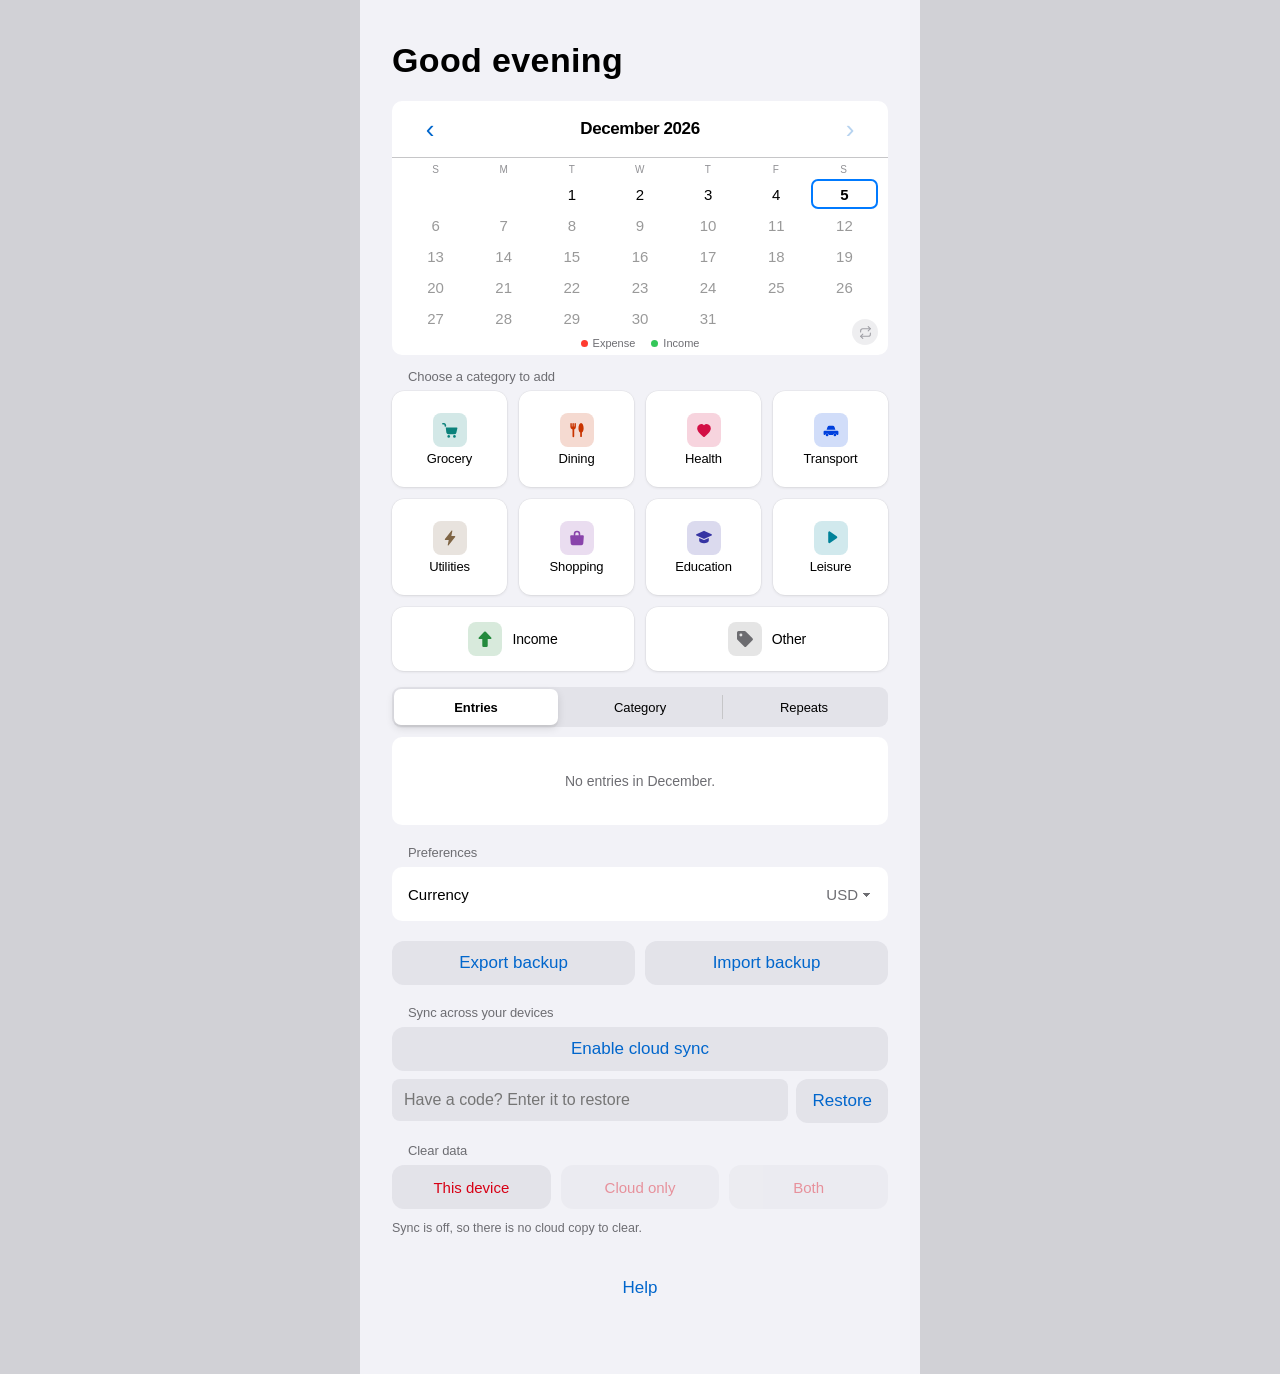
<file: public/index.html>
<!DOCTYPE html>
<html lang="en">
<head>
<meta charset="UTF-8">
<meta name="viewport" content="width=device-width, initial-scale=1, viewport-fit=cover">
<meta name="color-scheme" content="light dark">
<!-- Sibling-relative on purpose, NOT root-absolute. index.html and styles.css
     always sit side by side, so this resolves correctly whether the page is
     opened straight off disk (file://), served by an editor's preview rooted
     anywhere, or served by the Worker with public/ as the asset root. A
     leading slash only works in that last case. Bump ?v= whenever styles.css
     changes: index.html is always revalidated, so a new HTML then points at a
     new URL and the pair can't go out of sync in a cache. -->
<link rel="stylesheet" href="styles.css?v=18">
<!-- ICONS. Real files rather than data URIs: these were ~10KB of base64 in
     the <head>, which delayed the stylesheet request behind them, and they are
     cacheable on their own now that public/ is served as static assets.
     Generated by the numbers in icon.svg — keep the two in step.

     Home Screen: iOS reads ONLY apple-touch-icon and IGNORES a media
     attribute on it, so there is exactly one Home Screen icon and no
     light/dark pair is possible. It therefore has to hold up against any
     wallpaper in either appearance, which means: a saturated mid-tone ground
     (near-white vanishes on a light wallpaper, near-black on a dark one),
     fully opaque, edge-to-edge, and NO rounded corners in the artwork — iOS
     applies its own squircle mask, and any transparency it finds is
     composited onto black.

     The old sage icon satisfied all of that structurally; it was simply still
     the pre-restyle palette. The favicons no longer ship light/dark variants
     either: those existed because the old ground was near-white paper that
     disappeared on a dark tab strip, and a systemBlue ground does not. -->
<link rel="icon" type="image/svg+xml" href="icon.svg?v=4">
<link rel="icon" type="image/png" sizes="32x32" href="favicon-32.png?v=4">
<link rel="icon" type="image/png" sizes="16x16" href="favicon-16.png?v=4">
<link rel="apple-touch-icon" sizes="180x180" href="apple-touch-icon.png?v=4">
<meta name="apple-mobile-web-app-capable" content="yes">
<meta name="mobile-web-app-capable" content="yes">
<meta name="apple-mobile-web-app-title" content="Ledger">
<meta name="apple-mobile-web-app-status-bar-style" content="default">
<meta name="format-detection" content="telephone=no">
<!-- Must track --ios-grouped in styles.css: this paints the status bar and the
     browser chrome, so a stale value here shows as a seam above the page. -->
<meta name="theme-color" content="#F2F2F7" media="(prefers-color-scheme: light)">
<meta name="theme-color" content="#000000" media="(prefers-color-scheme: dark)">
<title>Ledger — expense tracker</title>
</head>
<body>
<div class="wrap">
  <p class="greeting">
    <span id="greetingLabel"></span>
  </p>
  <div class="month-nav">
    <div class="month-nav-inner">
      <button type="button" class="month-arrow" id="monthPrev" aria-label="Previous month">‹</button>
      <button type="button" class="month-label" id="monthLabel">
        <span id="monthLabelText">August 2026</span>
        <span class="today-pill" aria-hidden="true">Today</span>
      </button>
      <button type="button" class="month-arrow" id="monthNext" aria-label="Next month">›</button>
    </div>
  </div>

  <div class="balance-flip">
    <div class="flip-zone" id="flipZone" role="button" tabindex="0" aria-label="Flip between calendar and summary">
      <div class="flip-hint" aria-hidden="true">
        <svg viewBox="0 0 24 24" fill="none" stroke="currentColor" stroke-width="2"
             stroke-linecap="round" stroke-linejoin="round">
          <polyline points="17 1 21 5 17 9"></polyline>
          <path d="M3 11V9a4 4 0 0 1 4-4h14"></path>
          <polyline points="7 23 3 19 7 15"></polyline>
          <path d="M21 13v2a4 4 0 0 1-4 4H3"></path>
        </svg>
      </div>
      <div class="flip-inner">
        <div class="face front" id="calFace"></div>
        <div class="face back">
          <p class="balance-label">Net</p>
          <p class="balance-amount" id="balanceAmount">$0.00</p>
          <div class="flow-bar" id="flowBar">
            <div class="flow-bar-seg in" id="flowBarIn"></div>
            <div class="flow-bar-seg out" id="flowBarOut"></div>
          </div>
          <div class="flow-labels">
            <span class="flow-label in"><i></i>In <b id="totalIn">$0.00</b></span>
            <span class="flow-label out"><i></i>Out <b id="totalOut">$0.00</b></span>
          </div>
        </div>
      </div>
    </div>
  </div>

  <p class="section-label" id="categorySectionLabel">Choose a category to add</p>
  <div class="tile-grid" id="tileGrid"></div>

  <div class="tab-row">
    <button type="button" class="tab-btn active" data-tab="entries">Entries</button>
    <button type="button" class="tab-btn" data-tab="categories">Category</button>
    <button type="button" class="tab-btn" data-tab="repeats">Repeats<span
      class="tab-count" id="dueCount" hidden>0</span></button>
  </div>
  <div class="entry-list-card" id="entryList">
    <div class="empty-state" id="emptyState">No entries yet. Tap a category above.</div>
  </div>
  <div class="entry-list-card" id="categoryList" style="display:none;">
    <div class="empty-state" id="categoryEmptyState">No entries yet.</div>
  </div>
  <div class="entry-list-card" id="repeatList" style="display:none;">
    <div class="empty-state" id="repeatEmptyState">Nothing repeats yet. Start an
      entry, then tap the repeat button to make it monthly.</div>
  </div>
  <p class="swipe-hint" id="swipeHint" style="display:none;">Swipe left to delete · right to edit</p>

  <!-- Currency is a ledger-wide preference, so it lives with the other
       ledger-wide concerns rather than on the balance card, where it was a
       set-once control occupying the most-viewed surface in the app — reachable
       only by discovering the flip, and needing a click handler of its own to
       stop that flip from firing underneath it. First in this run of blocks so
       the region reads least-dangerous to most: preference, backup, sync,
       erase. .rs-row/.rs-value are the repeat sheet's own list-row components;
       they already lay a native select invisibly over its label, and a single
       row in a card drops its separator on its own. -->
  <div class="sync-block">
    <p class="section-label">Preferences</p>
    <div class="entry-list-card">
      <div class="rs-row">
        <span>Currency</span>
        <span class="rs-value">
          <span id="currencyLabel">USD</span>
          <select id="currencySelect" aria-label="Display currency"></select>
        </span>
      </div>
    </div>
  </div>

  <!-- Wrapped so it gets .sync-block's 20px like every other top-level group
       down here. .backup-row's own margin-top is 6, which is right for the rows
       nested INSIDE a block (Sync now / Turn off, Pull / Push) — they continue
       a group rather than starting one — but far too tight where it now
       follows the Preferences card. -->
  <div class="sync-block">
    <div class="backup-row">
      <button type="button" class="backup-btn" id="exportBtn">Export backup</button>
      <button type="button" class="backup-btn" id="importBtn">Import backup</button>
      <input type="file" id="importFile" accept="application/json" style="display:none;">
    </div>
  </div>

  <div class="sync-block">
    <p class="section-label">Sync across your devices</p>
    <div id="syncOff">
      <button type="button" class="backup-btn full" id="enableSyncBtn">Enable cloud sync</button>
      <div class="sync-restore-row">
        <input type="text" id="syncCodeInput" class="note-input" placeholder="Have a code? Enter it to restore"
               autocapitalize="off" autocorrect="off" spellcheck="false">
        <button type="button" class="backup-btn" id="restoreSyncBtn">Restore</button>
      </div>
    </div>
    <div id="syncOn" hidden>
      <div class="sync-code-row">
        <code id="syncCodeDisplay"></code>
        <button type="button" class="backup-btn" id="copySyncCodeBtn">Copy</button>
      </div>
      <p class="sync-hint">This code is how you get your data back if this device's storage is
        ever cleared — bookmark this page or add it to your home screen now, so the code isn't
        lost along with it.</p>
      <div class="backup-row">
        <button type="button" class="backup-btn" id="syncNowBtn">Sync now</button>
        <button type="button" class="backup-btn" id="disableSyncBtn">Turn off</button>
      </div>
      <!-- One-way overrides. Separate row from "Sync now" because they are a
           different kind of action: that one works out which side is newer,
           these two declare it. -->
      <div class="backup-row">
        <button type="button" class="backup-btn" id="pullCloudBtn">Pull from cloud</button>
        <button type="button" class="backup-btn" id="pushCloudBtn">Push to cloud</button>
      </div>
      <p class="sync-hint">Pull replaces this device with the cloud copy. Push replaces the
        cloud copy with this device. Use them when both sides have changed and sync stops to
        ask which you want.</p>
      <p class="sync-status" id="syncStatus" aria-live="polite"></p>
    </div>
  </div>

  <div class="sync-block">
    <p class="section-label">Clear data</p>
    <div class="backup-row">
      <button type="button" class="backup-btn danger" id="clearLocalBtn">This device</button>
      <button type="button" class="backup-btn danger" id="clearCloudBtn">Cloud only</button>
      <button type="button" class="backup-btn danger" id="clearBothBtn">Both</button>
    </div>
    <p class="sync-hint" id="clearHint"></p>
  </div>

  <button type="button" class="reset-link help-link" id="helpBtn">Help</button>
</div>

<div class="calc-overlay" id="calcOverlay" role="dialog" aria-modal="true" aria-label="Add entry">
 <div class="calc-sheet">
  <div class="calc-top-half">
   <div class="calc-top">
    <button class="calc-cancel" id="calcCancel">Cancel</button>
    <div class="calc-cat" id="calcCatBox">
      <span class="tile-icon" id="calcCatDot"></span>
      <span class="cat-label" id="calcCatLabel">Grocery</span>
      <select id="calcCatSelect" aria-label="Category"></select>
    </div>
    <!-- Trailing group, so .calc-top can be a real three-column nav bar and
         the category title stays centred even when both chips are hidden. -->
    <div class="calc-top-trailing">
      <!-- No calendar glyph: the chip always names its own day now, and an
           icon beside the word 'Today' says the same thing twice while
           costing 26px on the row the category pill has to shrink into. -->
      <div class="date-btn" id="dateBtn">
        <span class="date-badge" id="dateChipLabel">Today</span>
        <input type="date" id="calcDate" aria-label="Entry date">
      </div>
      <button type="button" class="date-btn" id="repeatBtn" aria-label="Repeat: never">
        <span class="date-badge" id="repeatChipLabel" hidden></span>
        <svg viewBox="0 0 24 24" fill="none" stroke="currentColor" stroke-width="1.8"
             stroke-linecap="round" stroke-linejoin="round" aria-hidden="true">
          <polyline points="17 1 21 5 17 9"></polyline>
          <path d="M3 11V9a4 4 0 0 1 4-4h14"></path>
          <polyline points="7 23 3 19 7 15"></polyline>
          <path d="M21 13v2a4 4 0 0 1-4 4H3"></path>
        </svg>
      </button>
    </div>
   </div>
   <div class="calc-display">
    <span class="amount-sign" id="amountSign" aria-hidden="true">&minus;</span>
    <div class="calc-display-amount" id="calcDisplay">0</div>
   </div>
   <div class="calc-memo" id="calcMemoRow" hidden>
    <input type="text" id="calcDesc" class="note-input" placeholder="Memo"
           autocomplete="off" autocorrect="off" autocapitalize="sentences"
           spellcheck="false" enterkeyhint="done" maxlength="80">
   </div>
  </div>

  <div class="calc-bottom">
    <div class="calc-tags" id="calcTags"></div>
    <div class="calc-keypad" id="calcKeypad"></div>
    <button class="calc-add-btn" id="calcAddBtn">Add entry</button>
  </div>
 </div>
</div>

<div class="help-overlay" id="helpOverlay" role="dialog" aria-modal="true" aria-label="Help">
 <div class="help-sheet">
  <div class="help-top">
   <h2>How this works</h2>
   <button type="button" class="help-close" id="helpClose">Done</button>
  </div>
  <div class="help-body">

   <div class="help-section">
    <h3>Using the ledger</h3>
    <p>Tap a category tile to start an entry — pick the amount on the keypad, add a note or tag if you want, then <strong>Add entry</strong>. Net, In, and Out update right away for the month you're viewing.</p>
    <p>Swipe an entry left to delete it, right to edit it (or hover the row if you're on a trackpad or mouse). Switch to <strong>Category</strong> to see totals grouped instead of a flat list.</p>
    <p>Use the arrows, or tap the month name, to move between months — tapping the current month jumps back to today.</p>
    <p>Tap the calendar to flip it over for the month's <strong>Net</strong>, <strong>In</strong> and <strong>Out</strong>.</p>
    <p><strong>Preferences</strong>, near the bottom of the page, holds the <strong>Currency</strong> every figure in the app is shown in.</p>
   </div>

   <div class="help-section">
    <h3>Repeats</h3>
    <p>Start an entry as usual, then tap the <strong>repeat</strong> button next to the date to turn it into a repeat — monthly, weekly, quarterly or yearly. The <strong>Repeats</strong> tab lists everything that recurs.</p>
    <p>Nothing is ever added to the ledger on its own. When a repeat comes due it waits under <strong>Waiting for you</strong> with a count on the tab. Fixed amounts confirm in one tap on the check; ones set to <strong>Varies</strong> carry a pencil instead and open the keypad with last month's figure filled in, so you can correct it.</p>
    <p>When an amount changes, open the repeat and use <strong>Schedule a change</strong> — you can date it in the future, so next year's increase can be entered today. Entries already in the ledger keep the amount they were confirmed at; only months from the change's date use the new one.</p>
    <p>Editing an entry that came from a repeat asks whether you mean just that month or every month from then on. Swiping it away, or choosing <strong>Skip</strong>, drops that one month and leaves the repeat running.</p>
   </div>

   <div class="help-section">
    <h3>Where your data lives</h3>
    <p>Everything is stored locally in this browser, on this device, by default. There's no account, and nothing leaves this device unless you turn on sync yourself.</p>
    <p>That also means a different browser, a different device, or a cleared cache won't have it — unless you've set up <strong>Sync across your devices</strong> below, or kept an <strong>Export backup</strong> file.</p>
   </div>

   <div class="help-section">
    <h3>Sync across your devices</h3>
    <p>Tap <strong>Enable cloud sync</strong> at the bottom of the page to get a sync code, something like <code>otter-4821-a1b2</code>. Enter that same code on another device to link it to the same ledger — entries, repeats, and your currency setting all travel with it.</p>
    <p>Once two devices share a code, opening the app on either one brings the older side up to date automatically — add an expense on your phone, then open this page on your laptop, and it appears there without doing anything else. Each saved copy carries a version number, and a device only accepts a copy that is genuinely further along than its own, so a device that has been closed for a week can't push its stale ledger over what you've done since.</p>
    <p>If <em>both</em> sides changed — you edited on your phone while it was offline, and on your laptop in the meantime — there is no correct automatic answer, so sync stops and says so rather than picking one and destroying the other. That's what the two buttons are for: <strong>Pull from cloud</strong> replaces this device with the cloud copy, <strong>Push to cloud</strong> replaces the cloud copy with this device. It's built for one person moving between their own devices, not several people editing at once.</p>
    <p>There's no password. The code itself is what protects your data, the same way a shared Google Docs link works — anyone holding it can read or overwrite that ledger, so treat it like a link you wouldn't want posted publicly.</p>
    <p><strong>Bookmark this page, or add it to your Home Screen, once sync is on.</strong> The code is saved on this device too, but that's exactly what a storage wipe takes with it — the bookmarked link is the real safety net, since the code travels along with it.</p>
    <p><strong>Sync now</strong> checks and reconciles immediately if you don't want to wait for the next launch; <strong>Turn off</strong> stops syncing this device without deleting what's already stored under the code.</p>
   </div>

   <div class="help-section">
    <h3>Clearing data</h3>
    <p>With sync on, "delete my data" has to say which copy, so there are three:</p>
    <p><strong>This device</strong> empties the ledger here and leaves the cloud copy alone — which means the next sync brings it straight back. That's the point of sync, so use this when you want a fresh start on one device, not to get rid of the data.</p>
    <p><strong>Cloud only</strong> deletes the stored copy and keeps what's on this device. It also turns sync off here, because otherwise this device would simply re-upload its copy seconds later. Any other device still holding the code can re-upload its own, so clear those too if you want it gone for good.</p>
    <p><strong>Both</strong> deletes the cloud copy and empties this device, and turns sync off. This is the one that cannot be undone — export a backup first if there's any doubt.</p>
   </div>

   <div class="help-section">
    <h3>Tags</h3>
    <p>The chips under the amount are quick-fill shortcuts for the memo field — tap one to fill it in, tap it again to clear it.</p>
    <p>Tap <strong>+</strong> to type a new one. It's saved for that category and shows up as a chip from then on. Anything you type as a memo becomes a suggestion too, and the list reorders toward whatever you actually use most.</p>
    <p><strong>Press and hold</strong> a chip to remove it from that category's row — the toast that follows offers an <strong>Undo</strong>. After that it stays gone even if you keep using the same memo, until you type it back in with <strong>+</strong>. Removing a chip only removes the suggestion; entries already filed under it keep their memo.</p>
   </div>

   <div class="help-section">
    <h3>Add to your iOS Home Screen</h3>
    <ol>
     <li>Open this page in Safari — only Safari can add web pages to the Home Screen on iOS.</li>
     <li>Tap the Share icon in the toolbar.</li>
     <li>Scroll down, tap <strong>Add to Home Screen</strong>, then <strong>Add</strong>.</li>
    </ol>
    <p>It'll appear as its own icon and open full-screen, without Safari's address bar.</p>
   </div>

   <div class="help-section">
    <h3>Import &amp; export</h3>
    <p><strong>Export backup</strong> downloads a dated JSON file with every entry and your currency setting. This is your only backup, so keep it somewhere durable.</p>
    <p><strong>Import backup</strong> replaces all current entries with the ones in the file you pick — export first if you're not sure you want to lose what's currently here.</p>
   </div>

  </div>
 </div>
</div>

<div class="sheet-overlay" id="repeatOverlay" role="dialog" aria-modal="true" aria-label="Repeat">
 <div class="sheet-panel">
  <div class="help-top">
   <button type="button" class="calc-cancel" id="rsCancel">Cancel</button>
   <h2 class="rs-title" id="rsTitle">Repeat</h2>
   <button type="button" class="rs-save" id="rsSave">Done</button>
  </div>
  <div class="help-body" id="rsBody"></div>
 </div>
</div>

<div class="sheet-overlay anchored" id="forkOverlay" role="dialog" aria-modal="true"
     aria-label="Edit a repeating entry">
 <div class="sheet-panel">
  <div class="as-head">
   <p class="as-title" id="forkTitle"></p>
   <p class="as-sub" id="forkSub"></p>
  </div>
  <div class="as-group" id="forkOpts"></div>
  <button type="button" class="as-cancel" id="forkCancel">Cancel</button>
 </div>
</div>

<div class="toast" id="toast" role="status" aria-live="polite">
  <span id="toastMsg"></span>
  <button type="button" id="toastAction">Undo</button>
</div>

<script>
  const STORAGE_KEY = 'ledger_entries_v2';
  const CURRENCY_KEY = 'ledger_currency_v1';
  const REPEATS_KEY = 'ledger_repeats_v1';
  const SYNC_CODE_KEY = 'ledger_sync_code_v1';
  /* Which cloud version this device's data is derived from, and whether there
     are local edits that haven't reached the cloud yet. These two are what
     order the two sides now — see the comment on reconcileWithCloud for why
     comparing timestamps could not do it correctly. */
  const SYNC_BASE_KEY = 'ledger_sync_base_v1';
  const SYNC_DIRTY_KEY = 'ledger_sync_dirty_v1';

  const memoryStore = {};
  const safeStorage = (function () {
    try {
      const testKey = '__ledger_test__';
      window.localStorage.setItem(testKey, '1');
      window.localStorage.removeItem(testKey);
      return window.localStorage;
    } catch (e) {
      return {
        getItem: (k) => (k in memoryStore ? memoryStore[k] : null),
        setItem: (k, v) => { memoryStore[k] = String(v); },
        removeItem: (k) => { delete memoryStore[k]; }
      };
    }
  })();

  // Label is the code alone — the symbol is already visible in the balance
  // just below, and short text keeps the picker visually quiet.
  const CURRENCIES = [
    'USD', 'EUR', 'GBP', 'JPY', 'INR', 'AUD', 'CAD', 'CHF',
    'CNY', 'KRW', 'MXN', 'BRL', 'SGD', 'SEK', 'ZAR'
  ].map(code => ({ code, label: code }));

  /* Category glyphs. FILLED, not stroked — this is the single biggest
     legibility change: at 18px in a 34px chip (and 12px in a repeat row) an
     outlined cart, car or mortarboard collapses into a scribble, which is
     exactly why iOS uses filled symbols for small category chips. A few details
     that must read as lines (the cart rail, the bag handle) set their own
     stroke attributes; everything else inherits fill="currentColor" from
     iconSvg below.

     Two metaphors also changed: Dining was a coffee CUP, and Grocery is now a
     cart so it is no longer the same silhouette as Shopping's bag. */
  const ICONS = {
    Grocery: '<path d="M2.5 3.7h1.6a1.5 1.5 0 0 1 1.47 1.2l.33 1.75" fill="none" stroke="currentColor" stroke-width="2.1" stroke-linecap="round"/><path d="M6.35 8.5h14.5a1.05 1.05 0 0 1 1.02 1.3l-1.4 5.75a2.8 2.8 0 0 1-2.72 2.14H9.85a2.8 2.8 0 0 1-2.74-2.2L6.35 8.5z"/><circle cx="10.3" cy="20.5" r="1.75"/><circle cx="17.9" cy="20.5" r="1.75"/>',
    Dining: '<path d="M4.1 2.6a.95.95 0 0 1 .95.95V7.4h.85V3.55a.95.95 0 0 1 1.9 0V7.4h.85V3.55a.95.95 0 0 1 1.9 0v4.6a3.2 3.2 0 0 1-2.25 3.06v9.24a1.15 1.15 0 0 1-2.3 0v-9.24A3.2 3.2 0 0 1 3.15 8.15v-4.6a.95.95 0 0 1 .95-.95z"/><path d="M17.4 2.6c1.9 0 3.45 3.1 3.45 6.9 0 3.1-1.05 5.15-2.3 5.75v5.1a1.15 1.15 0 0 1-2.3 0V15.25c-1.25-.6-2.3-2.65-2.3-5.75 0-3.8 1.55-6.9 3.45-6.9z"/>',
    Health: '<path d="M12 21.3c-.35 0-.7-.12-.97-.36C7.2 17.6 2.9 13.9 2.9 9.6a5.4 5.4 0 0 1 9.1-3.94A5.4 5.4 0 0 1 21.1 9.6c0 4.3-4.3 8-8.13 11.34-.27.24-.62.36-.97.36z"/>',
    Transport: '<path d="M6.15 11.5 7.2 8.2A2.75 2.75 0 0 1 9.82 6.3h4.36a2.75 2.75 0 0 1 2.62 1.9l1.05 3.3H6.15z"/><path d="M3.5 12.9h17a1.4 1.4 0 0 1 1.4 1.4v2.9a1.4 1.4 0 0 1-1.4 1.4h-.75a2.6 2.6 0 0 0-5.1 0H9.35a2.6 2.6 0 0 0-5.1 0H3.5a1.4 1.4 0 0 1-1.4-1.4v-2.9a1.4 1.4 0 0 1 1.4-1.4z"/><circle cx="6.8" cy="18.6" r="1.8"/><circle cx="17.2" cy="18.6" r="1.8"/>',
    Utilities: '<path d="M13.9 2.2a.7.7 0 0 1 1.22.62l-1.32 6.5h4.35a.85.85 0 0 1 .65 1.4l-8.6 11.1a.7.7 0 0 1-1.23-.6l1.33-6.55H5.95a.85.85 0 0 1-.66-1.39L13.9 2.2z"/>',
    Shopping: '<path d="M8.7 8.2V6.6a3.3 3.3 0 0 1 6.6 0v1.6" fill="none" stroke="currentColor" stroke-width="2.1" stroke-linecap="round"/><path d="M4.4 8.2h15.2a1.5 1.5 0 0 1 1.5 1.6l-.72 9.4a2.6 2.6 0 0 1-2.6 2.4H6.22a2.6 2.6 0 0 1-2.6-2.4L2.9 9.8a1.5 1.5 0 0 1 1.5-1.6z"/>',
    Education: '<path d="M12.55 2.62a1.3 1.3 0 0 0-1.1 0L1.9 7.1a.85.85 0 0 0 0 1.54l9.55 4.42a1.3 1.3 0 0 0 1.1 0l9.55-4.42a.85.85 0 0 0 0-1.54L12.55 2.62z"/><path d="M5.6 11.9v3.85c0 1.9 3.05 3.2 6.4 3.2s6.4-1.3 6.4-3.2V11.9l-5.4 2.5a2.4 2.4 0 0 1-2 0l-5.4-2.5z"/>',
    Leisure: '<path d="M8.3 4.6a1.5 1.5 0 0 1 2.24-1.3l9.1 6.4a1.6 1.6 0 0 1 0 2.6l-9.1 6.4a1.5 1.5 0 0 1-2.24-1.3V4.6z"/>',
    Income: '<path d="M12 2.9a1.3 1.3 0 0 1 .95.41l6.5 6.9a1.05 1.05 0 0 1-.77 1.78h-3.43v8.2a1.5 1.5 0 0 1-1.5 1.5h-3.5a1.5 1.5 0 0 1-1.5-1.5v-8.2H5.32a1.05 1.05 0 0 1-.77-1.78l6.5-6.9A1.3 1.3 0 0 1 12 2.9z"/>',
    Other: '<path fill-rule="evenodd" d="M11.6 2.4H4.2a1.8 1.8 0 0 0-1.8 1.8v7.4a1.8 1.8 0 0 0 .53 1.27l8.1 8.1a1.8 1.8 0 0 0 2.55 0l7.4-7.4a1.8 1.8 0 0 0 0-2.55l-8.1-8.1a1.8 1.8 0 0 0-1.28-.52zM7.1 8.85a1.75 1.75 0 1 0 0-3.5 1.75 1.75 0 0 0 0 3.5z"/>'
  };
  const FALLBACK_ICON = '<circle cx="12" cy="12" r="2"></circle><circle cx="19" cy="12" r="2"></circle><circle cx="5" cy="12" r="2"></circle>';

  /* fill="currentColor" stroke="none" — the inverse of what this used to emit.
     Any path needing a stroke declares it itself. aria-hidden because every
     one of these sits beside its own text label, so announcing it is noise. */
  function iconSvg(name, size) {
    size = size || 18;
    const paths = ICONS[name] || FALLBACK_ICON;
    return `<svg width="${size}" height="${size}" viewBox="0 0 24 24" fill="currentColor" stroke="none" aria-hidden="true">${paths}</svg>`;
  }

  const CATEGORIES = [
    { name: 'Grocery',       color: '#4C9E6B', type: 'expense' },
    { name: 'Dining',        color: '#B24C3D', type: 'expense' },
    { name: 'Health',        color: '#4C9E8E', type: 'expense' },
    { name: 'Transport',     color: '#4C6FA5', type: 'expense' },
    { name: 'Utilities',     color: '#8B6C4C', type: 'expense' },
    { name: 'Shopping',      color: '#9C5B9E', type: 'expense' },
    { name: 'Education',     color: '#C08A2E', type: 'expense' },
    { name: 'Leisure',       color: '#A9508A', type: 'expense' },
    { name: 'Other',         color: '#7C8B7A', type: 'expense' },
    { name: 'Income',        color: '#4C7A5E', type: 'income'  }
  ];

  /* Category colour now lives in CSS (--cat-* in styles.css) so it can follow
     light/dark, and elements opt in with data-cat="<slug>" instead of an inline
     background. The `color` hex on CATEGORIES is still WRITTEN to every entry
     and repeat and must stay: exported backups carry it, and a device running
     an older build may read the same cloud-sync payload. It is simply no
     longer what paints the chip. Don't "clean it up". */
  function catSlug(name) {
    const n = String(name || '').toLowerCase();
    return CATEGORIES.some(c => c.name.toLowerCase() === n) ? n : 'other';
  }

  /* Plain reading order now that the grid flows left-to-right in rows of
     five (it used to flow column-first, which needed this list transposed).
     Ten categories over two rows: the five most frequent first, then the
     rest, with Income and Other — the income one and the catch-all — last. */
  const TILE_ORDER = [
    'Grocery',  'Dining',    'Health',        'Transport', 'Utilities',
    'Shopping', 'Education', 'Leisure',       'Income',    'Other'
  ];

  // Starting suggestions per category. These are only seeds — anything you
  // actually type becomes a suggestion too, and usage reorders the list.
  const CATEGORY_TAGS = {
    Grocery:   ['Costco', 'Publix', 'Aldi', 'Farmers', 'Shivam'],
    Dining:    ['Pizza', 'Parotta', 'Briyani'],
    Health:    ['Vaccine', 'Kids', 'Self'],
    Transport: ['Car', 'Insurance', 'Gas', 'Petrol'],
    Utilities: ['Power', 'Gas', 'Mobile', 'Internet', 'TV', 'Rent'],
    Education: ['School', 'Van', 'Stationary', 'Events'],
    Leisure:   ['Movies', 'Streaming', 'Games', 'Music', 'Outing'],
    Shopping:  ['Kids', 'Self', 'Spouse'],
    Other:     ['Work', 'Relatives'],
    Income:    ['Salary', 'Interest']
  };
  const MAX_TAGS = 14;

  let currentCategory = null;
  let currentType = 'expense';
  let editingId = null;
  let editingSnapshot = null;
  /* Set while the calculator is confirming one occurrence of a repeat rather
     than adding a free-standing entry. */
  let pendingOcc = null;
  /* Which answer from the recurring-edit chooser is in play: null for an
     ordinary edit, 'forward' to append a new rate when the edit is saved. */
  let editScope = null;
  const ROW_CAP = 150;   // rows drawn before the 'show all' opt-in
  let showAllRows = false;
  let calcValue = '0';
  let viewMonth = new Date(new Date().getFullYear(), new Date().getMonth(), 1);

  const balanceAmountEl = document.getElementById('balanceAmount');
  const totalInEl = document.getElementById('totalIn');
  const totalOutEl = document.getElementById('totalOut');
  const flowBarInEl = document.getElementById('flowBarIn');
  const flowBarOutEl = document.getElementById('flowBarOut');
  const entryListEl = document.getElementById('entryList');
  const emptyStateEl = document.getElementById('emptyState');
  const categoryListEl = document.getElementById('categoryList');
  const categoryEmptyStateEl = document.getElementById('categoryEmptyState');
  const repeatListEl = document.getElementById('repeatList');
  const repeatEmptyStateEl = document.getElementById('repeatEmptyState');
  const dueCountEl = document.getElementById('dueCount');
  const swipeHintEl = document.getElementById('swipeHint');
  const tabButtons = document.querySelectorAll('.tab-btn');
  const greetingLabelEl = document.getElementById('greetingLabel');
  const monthLabelEl = document.getElementById('monthLabel');
  const monthLabelTextEl = document.getElementById('monthLabelText');
  const monthPrevEl = document.getElementById('monthPrev');
  const monthNextEl = document.getElementById('monthNext');
  const flipZoneEl = document.getElementById('flipZone');
  const calFaceEl = document.getElementById('calFace');
  const tileGridEl = document.getElementById('tileGrid');
  const currencySelectEl = document.getElementById('currencySelect');
  const currencyLabelEl = document.getElementById('currencyLabel');
  const clearLocalBtn = document.getElementById('clearLocalBtn');
  const clearCloudBtn = document.getElementById('clearCloudBtn');
  const clearBothBtn = document.getElementById('clearBothBtn');
  const clearHintEl = document.getElementById('clearHint');
  const exportBtn = document.getElementById('exportBtn');
  const importBtn = document.getElementById('importBtn');
  const importFile = document.getElementById('importFile');
  const syncOffEl = document.getElementById('syncOff');
  const syncOnEl = document.getElementById('syncOn');
  const syncCodeInputEl = document.getElementById('syncCodeInput');
  const syncCodeDisplayEl = document.getElementById('syncCodeDisplay');
  const syncStatusEl = document.getElementById('syncStatus');
  const enableSyncBtn = document.getElementById('enableSyncBtn');
  const restoreSyncBtn = document.getElementById('restoreSyncBtn');
  const copySyncCodeBtn = document.getElementById('copySyncCodeBtn');
  const syncNowBtn = document.getElementById('syncNowBtn');
  const disableSyncBtn = document.getElementById('disableSyncBtn');
  const pullCloudBtn = document.getElementById('pullCloudBtn');
  const pushCloudBtn = document.getElementById('pushCloudBtn');
  const helpBtn = document.getElementById('helpBtn');
  const helpOverlay = document.getElementById('helpOverlay');
  const helpClose = document.getElementById('helpClose');

  const calcOverlay = document.getElementById('calcOverlay');
  const calcCancel = document.getElementById('calcCancel');
  const calcCatBox = document.getElementById('calcCatBox');
  const calcCatDot = document.getElementById('calcCatDot');
  const calcCatSelect = document.getElementById('calcCatSelect');
  const amountSign = document.getElementById('amountSign');
  const dateBtn = document.getElementById('dateBtn');
  const calcDisplay = document.getElementById('calcDisplay');
  const calcDesc = document.getElementById('calcDesc');
  const calcMemoRow = document.getElementById('calcMemoRow');
  const calcTagsEl = document.getElementById('calcTags');
  const calcCatLabel = document.getElementById('calcCatLabel');
  const dateChipLabel = document.getElementById('dateChipLabel');
  const calcDate = document.getElementById('calcDate');
  const calcKeypad = document.getElementById('calcKeypad');
  const calcAddBtn = document.getElementById('calcAddBtn');
  const repeatBtn = document.getElementById('repeatBtn');
  const repeatChipLabel = document.getElementById('repeatChipLabel');
  const repeatOverlay = document.getElementById('repeatOverlay');
  const rsCancel = document.getElementById('rsCancel');
  const rsSave = document.getElementById('rsSave');
  const rsTitle = document.getElementById('rsTitle');
  const rsBody = document.getElementById('rsBody');
  const forkOverlay = document.getElementById('forkOverlay');
  const forkTitle = document.getElementById('forkTitle');
  const forkSub = document.getElementById('forkSub');
  const forkOpts = document.getElementById('forkOpts');
  const forkCancel = document.getElementById('forkCancel');
  const toastEl = document.getElementById('toast');
  const toastMsgEl = document.getElementById('toastMsg');
  const toastActionEl = document.getElementById('toastAction');

  /* ---- Undo toast ------------------------------------------------------ */
  let toastTimer = null;
  let undoAction = null;

  function showToast(message, onUndo) {
    clearTimeout(toastTimer);
    toastMsgEl.textContent = message;
    undoAction = onUndo || null;
    toastActionEl.style.display = undoAction ? '' : 'none';
    toastEl.classList.add('show');
    toastTimer = setTimeout(hideToast, 4500);
  }
  function hideToast() {
    clearTimeout(toastTimer);
    toastEl.classList.remove('show');
    undoAction = null;
  }
  toastActionEl.addEventListener('click', () => {
    if (undoAction) undoAction();
    hideToast();
  });

  // Entries were re-parsed from storage on every call, and loadEntries runs
  // several times per interaction. Cache the parsed array and invalidate it
  // only on write.
  let entriesCache = null;
  let maxMonthCache = null;

  function invalidateCache() {
    entriesCache = null;
    maxMonthCache = null;
  }

  /* Categories are stored on each entry as a plain string, so renaming one
     in CATEGORIES orphans every entry already filed under the old name: it
     matches no category, loses its icon and colour, and splits into its own
     group in the by-category view. Rewrite those on read instead. Applies to
     imported backups too, which is the main way an old name comes back. */
  const RENAMED_CATEGORIES = { Entertainment: 'Leisure' };

  function applyCategoryRenames(entries) {
    let changed = false;
    entries.forEach(e => {
      const to = RENAMED_CATEGORIES[e && e.category];
      if (to) { e.category = to; changed = true; }
    });
    return changed;
  }

  function loadEntries() {
    if (entriesCache) return entriesCache;
    try {
      const raw = safeStorage.getItem(STORAGE_KEY);
      entriesCache = raw ? JSON.parse(raw) : [];
    } catch (e) {
      entriesCache = [];
    }
    // Persist the rewrite so it happens once rather than on every read, but
    // keep the in-memory copy either way if the write fails.
    if (applyCategoryRenames(entriesCache)) {
      try { safeStorage.setItem(STORAGE_KEY, JSON.stringify(entriesCache)); } catch (e) {}
    }
    return entriesCache;
  }

  function saveEntries(entries) {
    try {
      safeStorage.setItem(STORAGE_KEY, JSON.stringify(entries));
      entriesCache = entries;
      maxMonthCache = null;
      touchLocalUpdatedAt();
      schedulePush();
      return true;
    } catch (e) {
      // Quota errors were swallowed here, so a failed write looked like a
      // successful one and the entry silently vanished. Say so instead.
      invalidateCache();
      showToast('Not saved — device storage is full. Export a backup.');
      return false;
    }
  }
  /* ---- Repeats ---------------------------------------------------------
     A repeat is a TEMPLATE, never an entry. Nothing here reaches the ledger
     without being confirmed, so this store only ever describes what is
     *meant* to happen; `repeatId` + `occ` on a real entry is the record that
     one occurrence already did.

       { id, category, color, type, desc,
         freq: 'weekly' | 'monthly' | 'quarterly' | 'yearly',
         start: 'YYYY-MM-DD',        // anchor — the day-of-month comes from it
         end: 'YYYY-MM-DD' | null,
         paused: false,
         varies: false,              // true = confirm through the keypad
         rates: [{ from: 'YYYY-MM-DD', amount }],   // ascending by date
         skips: ['YYYY-MM-DD'] }

     `rates` is the whole reason this isn't one amount field. Rent that rises
     after a year APPENDS a rate rather than overwriting one, so months
     already confirmed stay true and a rise can be dated ahead of time. */
  let repeatsCache = null;

  function loadRepeats() {
    if (repeatsCache) return repeatsCache;
    try {
      const raw = safeStorage.getItem(REPEATS_KEY);
      const parsed = raw ? JSON.parse(raw) : [];
      repeatsCache = Array.isArray(parsed) ? parsed : [];
    } catch (e) {
      repeatsCache = [];
    }
    return repeatsCache;
  }

  function saveRepeats(list) {
    try {
      safeStorage.setItem(REPEATS_KEY, JSON.stringify(list));
      repeatsCache = list;
      touchLocalUpdatedAt();
      schedulePush();
      return true;
    } catch (e) {
      // Same contract as saveEntries: never let a failed write look like a
      // successful one.
      repeatsCache = null;
      showToast('Not saved — device storage is full. Export a backup.');
      return false;
    }
  }

  const FREQS = [
    { id: 'monthly',   label: 'Month',   every: 'Monthly'   },
    { id: 'weekly',    label: 'Week',    every: 'Weekly'    },
    { id: 'quarterly', label: 'Quarter', every: 'Quarterly' },
    { id: 'yearly',    label: 'Year',    every: 'Yearly'    }
  ];
  function freqOf(id) {
    for (let i = 0; i < FREQS.length; i++) if (FREQS[i].id === id) return FREQS[i];
    return FREQS[0];
  }

  function daysInMonth(y, m) { return new Date(y, m + 1, 0).getDate(); }
  function ymd(y, m, d) {
    return y + '-' + String(m + 1).padStart(2, '0') + '-' + String(d).padStart(2, '0');
  }
  function ordinal(n) {
    const teens = n % 100;
    if (teens >= 11 && teens <= 13) return n + 'th';
    return n + (['th', 'st', 'nd', 'rd'][n % 10] || 'th');
  }
  function shiftDays(dateStr, n) {
    const p = dateStr.split('-');
    return toDateInputValue(new Date(Number(p[0]), Number(p[1]) - 1, Number(p[2]) + n));
  }

  /* Ceiling on how many occurrences one rule yields per pass. A weekly
     repeat anchored years back would otherwise build a list thousands long
     on every render. */
  const OCC_CAP = 400;

  function occurrencesUpTo(rep, stopStr) {
    const out = [];
    if (!rep || !rep.start) return out;
    const stop = (rep.end && rep.end < stopStr) ? rep.end : stopStr;
    if (rep.start > stop) return out;

    const parts = rep.start.split('-');
    const y0 = Number(parts[0]), m0 = Number(parts[1]) - 1, d0 = Number(parts[2]);

    if (rep.freq === 'weekly') {
      let t = new Date(y0, m0, d0);
      for (let i = 0; i < OCC_CAP; i++) {
        const iso = toDateInputValue(t);
        if (iso > stop) break;
        out.push(iso);
        t = new Date(t.getFullYear(), t.getMonth(), t.getDate() + 7);
      }
      return out;
    }

    const step = rep.freq === 'quarterly' ? 3 : rep.freq === 'yearly' ? 12 : 1;
    for (let i = 0; i < OCC_CAP; i++) {
      const total = m0 + i * step;
      const y = y0 + Math.floor(total / 12);
      const m = total % 12;
      /* A rule anchored on the 31st has to land on the 28th–30th in months
         that have no 31st. Plain Date arithmetic would roll it into the
         following month instead, quietly shifting the whole schedule. */
      const iso = ymd(y, m, Math.min(d0, daysInMonth(y, m)));
      if (iso > stop) break;
      out.push(iso);
    }
    return out;
  }

  function sortedRates(rep) {
    return (rep.rates || []).slice()
      .sort((a, b) => (a.from < b.from ? -1 : a.from > b.from ? 1 : 0));
  }

  /* The amount in force on a date is the last rate that started on or before
     it — which is what lets a future rise sit in the list harmlessly until
     its date arrives. */
  function rateFor(rep, dateStr) {
    const rates = sortedRates(rep);
    if (!rates.length) return 0;
    let amount = rates[0].amount;  // before the first rate begins, it's the best guess
    for (let i = 0; i < rates.length; i++) {
      if (rates[i].from <= dateStr) amount = rates[i].amount; else break;
    }
    return amount;
  }
  function currentRate(rep) { return rateFor(rep, todayStr()); }

  function occKey(repeatId, occ) { return repeatId + '|' + occ; }

  function postedKeys(entries) {
    const set = new Set();
    for (let i = 0; i < entries.length; i++) {
      const e = entries[i];
      if (e && e.repeatId && e.occ) set.add(occKey(e.repeatId, e.occ));
    }
    return set;
  }

  /* Occurrences in [fromStr, toStr] that have been neither confirmed into the
     ledger nor skipped. Derived from the entries themselves rather than from
     a stored cursor, so undo, import and delete can't desynchronise it. */
  function pendingFor(rep, fromStr, toStr, posted) {
    if (rep.paused) return [];
    const skips = rep.skips || [];
    return occurrencesUpTo(rep, toStr).filter(occ =>
      occ >= fromStr &&
      skips.indexOf(occ) === -1 &&
      !posted.has(occKey(rep.id, occ))
    );
  }

  /* A floor on how far back a repeat looks for occurrences it missed —
     otherwise back-dating a start by years would drop hundreds of due items
     into the list at once. */
  const DUE_LOOKBACK_DAYS = 400;
  const UPCOMING_DAYS = 30;

  function collectPending(fromStr, toStr) {
    const posted = postedKeys(loadEntries());
    const out = [];
    loadRepeats().forEach(rep => {
      pendingFor(rep, fromStr, toStr, posted).forEach(occ => {
        out.push({ rep: rep, occ: occ, amount: rateFor(rep, occ) });
      });
    });
    out.sort((a, b) => (a.occ < b.occ ? -1 : a.occ > b.occ ? 1 : 0));
    return out;
  }

  function dueList() {
    const today = todayStr();
    return collectPending(shiftDays(today, -DUE_LOOKBACK_DAYS), today);
  }
  function upcomingList() {
    const today = todayStr();
    return collectPending(shiftDays(today, 1), shiftDays(today, UPCOMING_DAYS));
  }

  /* Everything normalises to a per-month figure so a single number can stand
     for a mix of weekly, monthly and yearly commitments. */
  function monthlyEquivalent(rep) {
    const amount = currentRate(rep);
    if (rep.freq === 'weekly') return amount * 52 / 12;
    if (rep.freq === 'quarterly') return amount / 3;
    if (rep.freq === 'yearly') return amount / 12;
    return amount;
  }
  function monthlyOutTotal() {
    return loadRepeats().reduce((sum, rep) =>
      (rep.paused || rep.type === 'income') ? sum : sum + monthlyEquivalent(rep), 0);
  }

  function scheduleText(rep) {
    if (!rep.start) return freqOf(rep.freq).every;
    const d = new Date(rep.start + 'T00:00:00');
    if (rep.freq === 'weekly') {
      return 'Weekly · ' + d.toLocaleDateString(undefined, { weekday: 'long' });
    }
    if (rep.freq === 'yearly') {
      return 'Yearly · ' + d.toLocaleDateString(undefined, { month: 'short', day: 'numeric' });
    }
    return freqOf(rep.freq).every + ' · ' + ordinal(Number(rep.start.split('-')[2]));
  }

  function confirmOccurrence(rep, occ, amountOverride) {
    const amount = amountOverride != null ? amountOverride : rateFor(rep, occ);
    if (!amount || amount <= 0) return null;
    const entries = loadEntries();
    const entry = {
      id: Date.now(),
      type: rep.type,
      amount: amount,
      desc: rep.desc || '',
      category: rep.category,
      color: rep.color,
      date: occ,
      repeatId: rep.id,
      occ: occ
    };
    entries.push(entry);
    if (!saveEntries(entries)) return null;

    /* A varying amount is only ever an estimate, so what you actually
       confirm becomes next month's estimate — unless that would overwrite a
       rise you deliberately dated later. */
    if (rep.varies && amountOverride != null) {
      const list = loadRepeats();
      const live = list.filter(r => r.id === rep.id)[0];
      if (live) {
        const rates = sortedRates(live);
        const last = rates[rates.length - 1];
        if (last && last.from <= occ) {
          last.amount = amountOverride;
          live.rates = rates;
          saveRepeats(list);
        }
      }
    }
    return entry;
  }

  function skipOccurrence(repeatId, occ) {
    const list = loadRepeats();
    const rep = list.filter(r => r.id === repeatId)[0];
    if (!rep) return;
    rep.skips = rep.skips || [];
    if (rep.skips.indexOf(occ) === -1) rep.skips.push(occ);
    saveRepeats(list);
  }
  function unskipOccurrence(repeatId, occ) {
    const list = loadRepeats();
    const rep = list.filter(r => r.id === repeatId)[0];
    if (!rep || !rep.skips) return;
    rep.skips = rep.skips.filter(s => s !== occ);
    saveRepeats(list);
  }

  function getCurrency() {
    try { return safeStorage.getItem(CURRENCY_KEY) || 'USD'; } catch (e) { return 'USD'; }
  }
  function setCurrency(code) {
    try { safeStorage.setItem(CURRENCY_KEY, code); } catch (e) {}
    touchLocalUpdatedAt();
    schedulePush();
  }

  /* ---- Cloud sync -------------------------------------------------------
     No accounts: a self-chosen code is the whole trust model, same as a
     Google Docs link — whoever holds it can read or overwrite that ledger.
     That's fine for one person's own devices, which is what this is for.

     The code is kept in both localStorage AND the URL hash. localStorage
     alone isn't enough — it's exactly what a "storage cleared" wipe takes
     with it — so the hash is the real recovery path: bookmark the page (or
     add it to the home screen) once sync is on, and the code survives a
     wipe even though nothing else does. */
  const SYNC_WORDS = ['amber', 'birch', 'cedar', 'delta', 'ember', 'flint', 'grove', 'haven',
    'ivory', 'jasper', 'koala', 'lumen', 'maple', 'nomad', 'otter', 'pilot', 'quartz', 'raven',
    'swift', 'terra'];

  function randomSyncCode() {
    const word = SYNC_WORDS[Math.floor(Math.random() * SYNC_WORDS.length)];
    const digits = Math.floor(1000 + Math.random() * 9000);
    const tail = Math.random().toString(36).slice(2, 6);
    return `${word}-${digits}-${tail}`;
  }

  /* Always lowercased. The server lowercases before it builds the KV key, so a
     code that differs only in case addresses the SAME ledger there — but this
     side used it verbatim for the base-version bookkeeping below, so a stray
     capital (typed by hand, or carried in a bookmarked #sync hash) made this
     device think it was tracking a different ledger than it was. */
  function normalizeCode(code) {
    return String(code || '').trim().toLowerCase();
  }

  function getSyncCode() {
    const fromHash = normalizeCode(new URLSearchParams(location.hash.slice(1)).get('sync'));
    if (fromHash) {
      try { safeStorage.setItem(SYNC_CODE_KEY, fromHash); } catch (e) {}
      return fromHash;
    }
    try { return normalizeCode(safeStorage.getItem(SYNC_CODE_KEY)) || null; } catch (e) { return null; }
  }

  function setSyncCode(code) {
    const norm = normalizeCode(code);
    try { safeStorage.setItem(SYNC_CODE_KEY, norm); } catch (e) {}
    const params = new URLSearchParams(location.hash.slice(1));
    params.set('sync', norm);
    history.replaceState(null, '', '#' + params.toString());
  }

  function clearSyncCode() {
    try { safeStorage.removeItem(SYNC_CODE_KEY); } catch (e) {}
    /* The base version and dirty flag describe this device's position relative
       to ONE code's history. Leaving them behind meant that turning sync off
       and later adopting a different code started with a base version borrowed
       from the old ledger — which reads as "I am already ahead of the cloud"
       and pushes this device's data over it. */
    try { safeStorage.removeItem(SYNC_BASE_KEY); } catch (e) {}
    try { safeStorage.removeItem(SYNC_DIRTY_KEY); } catch (e) {}
    history.replaceState(null, '', location.pathname + location.search);
  }

  // Last time THIS device's data changed. Kept for display, for the one-time
  // migration off the old timestamp ordering, and because exported payloads
  // carry it — NOT for deciding which side wins. See getLocalUpdatedAt.
  const LOCAL_UPDATED_KEY = 'ledger_local_updated_v1';

  // Set while applying a payload that came FROM the cloud, so that write
  // doesn't turn around and schedule a push of the exact data it just
  // received, or stamp "now" over the timestamp that payload actually came
  // with.
  let applyingRemote = false;

  function touchLocalUpdatedAt() {
    if (applyingRemote) return;
    try { safeStorage.setItem(LOCAL_UPDATED_KEY, new Date().toISOString()); } catch (e) {}
    setDirty(true);
  }

  /* Display only now. It is NOT what orders local against cloud any more, and
     must not go back to being that: it is generated from each device's own wall
     clock, so a phone whose clock is a few minutes off reverses the comparison
     and the older copy wins on every reconcile. That is the mechanism behind
     "an old version replaced the latest".

     The dangerous fallback is gone too. This used to stamp `now` whenever local
     data existed with no recorded timestamp, which meant a device holding STALE
     entries (its timestamp key lost to a partial storage clear, or written by a
     build predating the key) claimed to have just been edited — and then won
     against the genuinely newer cloud copy and overwrote it. */
  function getLocalUpdatedAt() {
    try { return safeStorage.getItem(LOCAL_UPDATED_KEY); } catch (e) { return null; }
  }

  function getBaseVersion() {
    const raw = safeStorage.getItem(SYNC_BASE_KEY);
    const v = parseInt(raw, 10);
    return Number.isFinite(v) && v >= 0 ? v : 0;
  }

  function setBaseVersion(v) {
    try { safeStorage.setItem(SYNC_BASE_KEY, String(v)); } catch (e) {}
  }

  function isDirty() {
    try { return safeStorage.getItem(SYNC_DIRTY_KEY) === '1'; } catch (e) { return false; }
  }

  function setDirty(on) {
    try {
      if (on) safeStorage.setItem(SYNC_DIRTY_KEY, '1');
      else safeStorage.removeItem(SYNC_DIRTY_KEY);
    } catch (e) {}
  }

  function localHasData() {
    return loadEntries().length > 0 || loadRepeats().length > 0;
  }

  function versionOf(payload) {
    const v = payload && payload.version;
    return Number.isFinite(v) ? v : 0;
  }

  function syncPayload(version) {
    return {
      version,
      updatedAt: new Date().toISOString(),
      currency: getCurrency(),
      entries: loadEntries(),
      repeats: loadRepeats()
    };
  }

  function applyCloudPayload(data) {
    /* Any push still queued was scheduled from the data we are about to
       replace. Letting it fire would send the pre-pull state back up under a
       version number the server would then accept, re-publishing exactly the
       stale copy this pull just corrected. */
    clearTimeout(pushTimer);
    pushTimer = null;
    applyingRemote = true;
    try {
      saveEntries(Array.isArray(data.entries) ? data.entries : []);
      saveRepeats(Array.isArray(data.repeats) ? data.repeats : []);
      if (data.currency) setCurrency(data.currency);
    } finally {
      applyingRemote = false;
    }
    try { safeStorage.setItem(LOCAL_UPDATED_KEY, data.updatedAt || new Date().toISOString()); } catch (e) {}
    setBaseVersion(versionOf(data));
    setDirty(false);
    currencySelectEl.value = getCurrency();
    syncCurrencyLabel();
    render();
  }

  function setSyncStatus(msg) {
    if (syncStatusEl) syncStatusEl.textContent = msg;
  }

  /* Claims `basedOn + 1` as the new version. The server refuses anything that
     isn't ahead of what it actually holds (409), which is what stops a device
     that decided from a stale read — a cached GET, a slow KV replica, a long
     offline stretch — from publishing its older copy over the newer one.

     `force` skips that guard and is only ever passed by the explicit "Push to
     cloud" button, where overwriting the cloud IS the user's stated intent.

     Returns 'ok' | 'conflict' | 'offline' | 'error' so callers can react;
     several of them need to tell a lost race apart from a dead network. */
  async function pushToCloud(code, opts) {
    const options = opts || {};
    const basedOn = Number.isFinite(options.basedOn) ? options.basedOn : getBaseVersion();
    const next = basedOn + 1;
    const url = `/api/sync/${encodeURIComponent(code)}` + (options.force ? '?force=1' : '');
    try {
      const res = await fetch(url, {
        method: 'PUT',
        headers: { 'content-type': 'application/json' },
        body: JSON.stringify(syncPayload(next))
      });
      if (res.status === 409) {
        /* Someone else got there first. The response carries what is actually
           stored, so there is no need to re-GET (and no risk of the re-GET
           being the stale one). */
        let conflict = null;
        try { conflict = await res.json(); } catch (e) {}
        setSyncStatus('Another device saved newer data — reconciling…');
        return { status: 'conflict', current: conflict && conflict.current };
      }
      if (!res.ok) {
        setSyncStatus('Sync failed — will retry on next change');
        return { status: 'error' };
      }
      setBaseVersion(next);
      setDirty(false);
      setSyncStatus('Synced just now');
      return { status: 'ok', version: next };
    } catch (e) {
      /* Stays dirty on purpose: the edits are still unpushed, so the next
         reconcile has to know to send them. */
      setSyncStatus('Offline — will retry on next change');
      return { status: 'offline' };
    }
  }

  async function pullFromCloud(code) {
    /* cache: 'no-store' as well as the server's no-store headers. Belt and
       braces on purpose — this is the read that everything else is decided
       from, and a cached answer here is what makes an old copy look current. */
    const res = await fetch(`/api/sync/${encodeURIComponent(code)}`, { cache: 'no-store' });
    if (!res.ok) throw new Error('Sync request failed');
    return res.json();
  }

  // Coalesces bursts of edits (e.g. typing a memo) into one push rather than
  // one per keystroke-triggered save.
  let pushTimer = null;
  function schedulePush() {
    if (applyingRemote) return;
    const code = getSyncCode();
    if (!code) return;
    clearTimeout(pushTimer);
    pushTimer = setTimeout(async () => {
      const result = await pushToCloud(code);
      // Lost the race — pull the winner in rather than leaving this device
      // silently out of date until the next launch.
      if (result.status === 'conflict') await reconcileWithCloud(false);
    }, 1500);
  }

  function refreshSyncUI() {
    const code = getSyncCode();
    syncOffEl.hidden = !!code;
    syncOnEl.hidden = !code;
    if (code) syncCodeDisplayEl.textContent = code;
    /* With no code there is no cloud copy to address, so those two targets
       aren't merely pointless — "Both" would silently degrade to a local wipe
       and read as if it had cleared a cloud copy that was never there. */
    clearCloudBtn.disabled = !code;
    clearBothBtn.disabled = !code;
    clearHintEl.textContent = code
      ? 'Cloud only and Both also turn sync off on this device, so the copy you just ' +
        'deleted isn\'t re-uploaded on the next sync.'
      : 'Sync is off, so there is no cloud copy to clear.';
  }

  enableSyncBtn.addEventListener('click', async () => {
    const code = randomSyncCode();
    /* A brand-new code has no history, so start the counter from scratch. Left
       over from a previous code, `base` would make this device claim to already
       be several versions into a ledger that has none. */
    setBaseVersion(0);
    markVersionAdopted();
    setSyncCode(code);
    setDirty(true);
    refreshSyncUI();
    setSyncStatus('Syncing…');
    await pushToCloud(code, { basedOn: 0, force: true });
    refreshSyncUI();
  });

  restoreSyncBtn.addEventListener('click', async () => {
    const code = normalizeCode(syncCodeInputEl.value);
    if (!code) return;
    restoreSyncBtn.disabled = true;
    try {
      const cloud = await pullFromCloud(code);
      if (!cloud) { alert('No data found for that code yet.'); return; }
      if (localHasData() &&
          !confirm('This replaces your current entries with the ones stored under that code. Continue?')) {
        return;
      }
      setSyncCode(code);
      markVersionAdopted();
      applyCloudPayload(cloud);
      refreshSyncUI();
      showToast(`Restored ${cloudEntryCount(cloud)} entries from cloud`);
    } catch (e) {
      alert('Could not reach the sync server. Check your connection and try again.');
    } finally {
      syncCodeInputEl.value = '';
      restoreSyncBtn.disabled = false;
    }
  });

  /* ---- Explicit one-way overrides --------------------------------------
     Both directions of reconcileWithCloud, but chosen by the user instead of
     inferred. These are the resolution for the "both sides changed" conflict
     it refuses to decide on its own, and the repair tool for a cloud copy that
     is wrong — which is precisely when the automatic path must not be trusted
     to work it out. */
  pullCloudBtn.addEventListener('click', async () => {
    const code = getSyncCode();
    if (!code) return;
    if (!confirm('Replace this device\'s data with the copy stored in the cloud? ' +
                 'Anything changed here and not yet synced is lost.')) return;
    pullCloudBtn.disabled = true;
    setSyncStatus('Pulling from cloud…');
    try {
      const cloud = await pullFromCloud(code);
      if (!cloud) {
        setSyncStatus('Nothing stored under this code yet — nothing to pull');
        return;
      }
      markVersionAdopted();
      applyCloudPayload(cloud);
      setSyncStatus('Pulled from cloud');
      showToast(`Pulled ${cloudEntryCount(cloud)} entries from cloud`);
    } catch (e) {
      setSyncStatus('Could not reach the sync server');
    } finally {
      pullCloudBtn.disabled = false;
    }
  });

  pushCloudBtn.addEventListener('click', async () => {
    const code = getSyncCode();
    if (!code) return;
    if (!confirm('Replace the cloud copy with this device\'s data? ' +
                 'Anything your other devices saved and this one hasn\'t seen is lost.')) return;
    pushCloudBtn.disabled = true;
    setSyncStatus('Pushing to cloud…');
    try {
      /* Read first, purely to land ABOVE whatever version is up there. Forcing
         past the server's guard is what makes this an override, but the number
         still has to be the highest anyone has used, or the other devices —
         which order by version, not by who wrote last — would treat this push
         as old news and ignore it. */
      let currentVersion = 0;
      try { currentVersion = versionOf(await pullFromCloud(code)); } catch (e) {}
      const basedOn = Math.max(currentVersion, getBaseVersion());
      markVersionAdopted();
      const result = await pushToCloud(code, { basedOn, force: true });
      if (result.status === 'ok') {
        setSyncStatus('Cloud replaced with this device\'s data');
        showToast('Pushed to cloud');
      }
    } finally {
      pushCloudBtn.disabled = false;
    }
  });

  /* ---- Clearing ---------------------------------------------------------
     Three targets, because with sync on "clear my data" is genuinely
     ambiguous and the wrong guess is unrecoverable.

     Note what "cloud only" and "both" also do: they turn sync OFF on this
     device. That isn't tidiness, it's the only way they can mean anything. A
     device that still holds the code and still has local data re-seeds the
     cloud on its very next reconcile (see the `!cloud` branch), so "delete the
     cloud copy but keep syncing" would undo itself within seconds. */
  function wipeLocalData() {
    // Drop any pending undo first — otherwise its closure would push a
    // deleted entry back into the store we just cleared.
    hideToast();
    clearTimeout(pushTimer);
    pushTimer = null;
    try { safeStorage.removeItem(STORAGE_KEY); } catch (e) {}
    try { safeStorage.removeItem(REPEATS_KEY); } catch (e) {}
    invalidateCache();
    repeatsCache = null;
    showAllRows = false;
  }

  async function deleteCloudCopy(code) {
    const res = await fetch(`/api/sync/${encodeURIComponent(code)}`, {
      method: 'DELETE',
      cache: 'no-store'
    });
    if (!res.ok) throw new Error('Delete failed');
  }

  clearLocalBtn.addEventListener('click', () => {
    const code = getSyncCode();
    const warning = code
      ? 'Delete all entries and repeats on THIS DEVICE only?\n\n' +
        'The cloud copy is kept, so the next sync will bring it back here. ' +
        'To remove it everywhere, use "Both" instead.'
      : 'Delete all entries and repeats? This cannot be undone.';
    if (!confirm(warning)) return;
    wipeLocalData();
    if (code) {
      /* Back to "derived from nothing", so the surviving cloud copy is
         unambiguously newer and gets adopted cleanly on the next reconcile
         rather than this empty state looking like an edit worth pushing. */
      setBaseVersion(0);
      setDirty(false);
      /* And drop the timestamp and the migration marker.

         Version 0 vs base 0 is a real state — a cloud copy written by the
         pre-versioning build that nothing has pushed to since — and there the
         counters alone cannot tell "cloud is newer" from "already in step", so
         a cleared device reported "Already up to date" and just sat there empty
         while the cloud still held everything. Clearing the marker lets the
         legacy bridge run again, and it decides on localHasData(), which is now
         false, so the cloud copy wins. The stale timestamp goes with it: it
         describes data that no longer exists here. */
      clearVersionAdopted();
      try { safeStorage.removeItem(LOCAL_UPDATED_KEY); } catch (e) {}
    }
    render();
    showToast('Cleared on this device');
  });

  clearCloudBtn.addEventListener('click', async () => {
    const code = getSyncCode();
    if (!code) return;
    if (!confirm('Delete the cloud copy stored under ' + code + '?\n\n' +
                 'This device keeps its data, and sync is turned off here so it ' +
                 'isn\'t immediately re-uploaded. Other devices still holding this ' +
                 'code can re-upload their own copy.')) return;
    clearCloudBtn.disabled = true;
    try {
      await deleteCloudCopy(code);
      clearSyncCode();
      refreshSyncUI();
      setSyncStatus('');
      showToast('Cloud copy deleted — sync turned off here');
    } catch (e) {
      alert('Could not reach the sync server. Nothing was deleted.');
    } finally {
      clearCloudBtn.disabled = false;
    }
  });

  clearBothBtn.addEventListener('click', async () => {
    const code = getSyncCode();
    if (!confirm('Delete everything — this device AND the cloud copy' +
                 (code ? ' under ' + code : '') + '?\n\nThis cannot be undone.')) return;
    clearBothBtn.disabled = true;
    try {
      /* Cloud first. If it fails, local data is still here and the user can
         retry — the reverse order would leave them with nothing local and a
         cloud copy they were trying to delete. */
      if (code) await deleteCloudCopy(code);
      wipeLocalData();
      if (code) { clearSyncCode(); refreshSyncUI(); setSyncStatus(''); }
      render();
      showToast('Cleared everywhere');
    } catch (e) {
      alert('Could not reach the sync server. Nothing was deleted.');
    } finally {
      clearBothBtn.disabled = false;
    }
  });

  copySyncCodeBtn.addEventListener('click', async () => {
    const code = getSyncCode();
    try {
      await navigator.clipboard.writeText(code);
      setSyncStatus('Code copied');
    } catch (e) {
      setSyncStatus('Could not copy — select the code above manually');
    }
  });

  syncNowBtn.addEventListener('click', () => reconcileWithCloud(true));

  disableSyncBtn.addEventListener('click', () => {
    if (!confirm('Turn off sync on this device? Your data stays saved under this code — ' +
                  'entering the code again (here or on another device) restores it.')) return;
    clearSyncCode();
    refreshSyncUI();
  });

  /* Two-way sync. This runs on every launch and whenever the app comes back
     into view (see the visibilitychange listener below), which is what makes
     "open it on another device" actually pick up what you last did elsewhere,
     not just restore an empty one.

     ORDERING. This used to compare `cloud.updatedAt` against a local
     timestamp and let the later one win. That is wrong in two ways that both
     end with the older copy overwriting the newer:

       1. The two timestamps come from two different wall clocks. A device a
          few minutes fast always looks newer, so it wins even when it is
          holding the older ledger — and a device a few minutes slow always
          loses, so its genuinely newer edits get discarded on every launch.
       2. A missing local timestamp used to be filled in with `now`, so a
          device with STALE data and a lost timestamp key claimed to be freshly
          edited and beat the real latest copy.

     What orders them now is a version counter that only ever increases and
     lives with the data in the cloud, so both sides read the same numbers off
     the same source. `base` is the cloud version this device's data derives
     from; `dirty` says whether there are local edits on top of it. That gives
     four honest cases, including one the timestamp scheme could not express at
     all — both sides moved — which must NOT be resolved by silently picking a
     winner, because whichever side loses is destroyed. It is surfaced instead,
     and the explicit Pull/Push buttons are the resolution.

     No confirmation prompt on the routine paths, unlike "Restore by code" —
     that's for deliberately adopting a code you typed in; this is a device
     reconciling against its own code, which has to just happen for sync to
     feel automatic. */
  let reconciling = false;
  async function reconcileWithCloud(manual) {
    const code = getSyncCode();
    if (!code) return;
    if (reconciling) return;
    reconciling = true;
    if (manual) setSyncStatus('Syncing…');
    try {
      const cloud = await pullFromCloud(code);
      const base = getBaseVersion();
      const dirty = isDirty();

      if (!cloud) {
        /* Nothing stored under this code — either it's brand new, or the cloud
           copy was cleared. Only seed it from a device that actually has
           something; pushing from an empty device would publish emptiness and
           then every other device would faithfully adopt it. force, because
           there is no version to be ahead of. */
        if (localHasData()) {
          await pushToCloud(code, { basedOn: 0, force: true });
        } else if (manual) {
          setSyncStatus('Nothing stored under this code yet');
        }
        return;
      }

      const cloudVersion = versionOf(cloud);

      /* Bridge for a ledger last written by the pre-versioning build: it has no
         version, and this device has no base, so both read 0 and the counters
         cannot order them. Fall back to the old timestamp comparison for this
         one reconcile — with the tie broken toward the cloud, since the local
         side is the one whose timestamp may have been fabricated by the removed
         `now` fallback — then adopt versions from here on. */
      if (cloudVersion === 0 && base === 0 && !isVersionAdopted()) {
        const localAt = getLocalUpdatedAt();
        const localTime = localAt ? new Date(localAt).getTime() : 0;
        const cloudTime = cloud.updatedAt ? new Date(cloud.updatedAt).getTime() : 0;
        markVersionAdopted();
        if (localTime > cloudTime && localHasData()) {
          await pushToCloud(code, { basedOn: 0, force: true });
        } else {
          applyCloudPayload(cloud);
          setBaseVersion(0);
          showToast(`Synced ${cloudEntryCount(cloud)} entries from your other device`);
        }
        return;
      }
      markVersionAdopted();

      if (cloudVersion > base && dirty) {
        /* Both sides moved. Neither can be applied without destroying the
           other, and this is the exact situation the old code resolved by
           coin-flip-on-clock-skew. Say so and stop. */
        setSyncStatus('Conflict: this device and the cloud both have changes. ' +
                      'Use "Pull from cloud" or "Push to cloud" to choose which to keep.');
        showToast('Sync paused — both sides changed. Choose Pull or Push in settings.');
        return;
      }

      if (cloudVersion > base) {
        applyCloudPayload(cloud);
        showToast(`Synced ${cloudEntryCount(cloud)} entries from your other device`);
        return;
      }

      if (dirty) {
        /* Base the claim on what the cloud just told us it has, not on our
           stored base — if our base somehow ran ahead (a failed push that still
           landed, a restored backup of localStorage), `base + 1` could collide
           with a version the cloud already used. */
        const result = await pushToCloud(code, { basedOn: cloudVersion });
        if (result.status === 'conflict') {
          /* The read above said the cloud was not ahead, the write says it is —
             so that read was stale and there ARE changes on both sides. Do not
             apply the winner: this device is dirty, and applying it would throw
             away the very edits we came here to push. Same standoff as the
             cloudVersion > base && dirty case, reached the long way round. */
          setSyncStatus('Conflict: this device and the cloud both have changes. ' +
                        'Use "Pull from cloud" or "Push to cloud" to choose which to keep.');
          showToast('Sync paused — both sides changed. Choose Pull or Push in settings.');
        }
        return;
      }

      if (cloudVersion < base) {
        /* We are ahead of what we can see, with nothing to push. Almost always
           a stale read of an eventually-consistent store, so do nothing rather
           than "correcting" the cloud back down to us. */
        if (manual) setSyncStatus('Cloud copy looks older than this device — retry in a moment');
        return;
      }

      if (manual) setSyncStatus('Already up to date');
    } catch (e) {
      setSyncStatus('Offline — showing what was last saved here');
    } finally {
      reconciling = false;
    }
  }

  /* A payload written by an old build has no entries array at all if it was
     stored empty, and `cloud.entries.length` threw there — which aborted the
     reconcile mid-way, after the data had already been applied. */
  function cloudEntryCount(cloud) {
    return Array.isArray(cloud && cloud.entries) ? cloud.entries.length : 0;
  }

  /* One-shot marker so the pre-versioning bridge above runs at most once per
     device. Without it, a ledger legitimately sitting at version 0 would take
     the timestamp path on every launch. */
  const VERSION_ADOPTED_KEY = 'ledger_sync_versioned_v1';
  function isVersionAdopted() {
    try { return safeStorage.getItem(VERSION_ADOPTED_KEY) === '1'; } catch (e) { return false; }
  }
  function markVersionAdopted() {
    try { safeStorage.setItem(VERSION_ADOPTED_KEY, '1'); } catch (e) {}
  }
  function clearVersionAdopted() {
    try { safeStorage.removeItem(VERSION_ADOPTED_KEY); } catch (e) {}
  }

  document.addEventListener('visibilitychange', () => {
    if (document.visibilityState === 'visible') reconcileWithCloud(false);
  });

  // Memoized on the currency: constructing an Intl.NumberFormat is expensive
  // relative to formatting with one, and the balance counter calls this three
  // times per animation frame. A one-entry cache is enough — the currency is a
  // set-once preference, so it effectively never misses.
  let moneyFmt = null;
  let moneyFmtFor = null;
  function formatMoney(n) {
    const cur = getCurrency();
    try {
      if (moneyFmtFor !== cur) {
        moneyFmt = new Intl.NumberFormat(undefined, { style: 'currency', currency: cur });
        moneyFmtFor = cur;
      }
      return moneyFmt.format(n);
    } catch (e) {
      moneyFmt = null;
      moneyFmtFor = null;
      return '$' + n.toFixed(2);
    }
  }
  // Calendar day cells have no room for a currency symbol or cents, so large
  // amounts get rounded to one decimal and a k/M suffix instead of wrapping.
  function compactAmt(n) {
    const abs = Math.round(Math.abs(n));
    if (abs >= 1000000) return String(Math.round(abs / 100000) / 10) + 'M';
    if (abs >= 1000) return String(Math.round(abs / 100) / 10) + 'k';
    return String(abs);
  }
  function formatDate(dateStr) {
    const d = new Date(dateStr + 'T00:00:00');
    return d.toLocaleDateString(undefined, { month: 'short', day: 'numeric' });
  }
  function escapeHtml(str) {
    const div = document.createElement('div');
    div.textContent = str;
    return div.innerHTML;
  }

  function initCurrencySelect() {
    CURRENCIES.forEach(c => {
      const opt = document.createElement('option');
      opt.value = c.code;
      opt.textContent = c.label;
      currencySelectEl.appendChild(opt);
    });
    currencySelectEl.value = getCurrency();
    syncCurrencyLabel();
    currencySelectEl.addEventListener('change', () => {
      setCurrency(currencySelectEl.value);
      syncCurrencyLabel();
      render();
    });
  }

  /* A rate's date has to sit inline beside its amount, so it is written as
     short as it can be without becoming ambiguous: the year is dropped for the
     current year, which is where a rate almost always starts, and kept
     otherwise — a change scheduled for next April has to say which April. */
  function rateDateLabel(iso) {
    const sameYear = iso.slice(0, 4) === todayStr().slice(0, 4);
    return new Date(iso + 'T00:00:00').toLocaleDateString(undefined, sameYear
      ? { month: 'short', day: 'numeric' }
      : { month: 'short', day: 'numeric', year: 'numeric' });
  }

  /* The <select> itself is invisible (see .rs-value), so the label is
     what the user actually reads — it has to track the value everywhere the
     value can change, which includes a cloud sync pulling a different
     currency down from another device. */
  function syncCurrencyLabel() {
    currencyLabelEl.textContent = currencySelectEl.value || getCurrency();
  }

  /* Explicit break points for labels too long for one tile line at five
     columns. A soft hyphen breaks as 'Enter-/tainment' on every engine,
     whereas CSS 'hyphens: auto' needs a hyphenation dictionary the browser
     may not ship — without one it snaps mid-syllable instead. These are
     invisible at any width where the label does fit on one line, so it
     costs nothing to cover every name that might need one on a narrow
     phone. Names of six characters or fewer never need it. */
  const SH = '­';
  const TILE_LABEL_BREAKS = {
    Transport:     `Trans${SH}port`,
    Utilities:     `Utili${SH}ties`,
    Education:     `Educa${SH}tion`,
    Shopping:      `Shop${SH}ping`,
    Grocery:       `Gro${SH}cery`
  };

  /* The last two in TILE_ORDER share the third row as double-width tiles, so
     the grid ends flush instead of leaving two empty cells. */
  const WIDE_TILES = ['Income', 'Other'];

  function initTiles() {
    TILE_ORDER.forEach(name => {
      const cat = CATEGORIES.find(c => c.name === name);
      if (!cat) return;
      const wide = WIDE_TILES.indexOf(name) !== -1;
      const tile = document.createElement('button');
      tile.type = 'button';
      tile.className = 'tile' + (wide ? ' wide' : '');
      // data-cat goes on the TILE, not the icon: --cat is an inherited custom
      // property, so the icon inside still picks it up, and the tile itself can
      // tint its own surface from it. That tint is what makes the tile visible
      // at all — a borderless white tile on the grouped page ground is only
      // 1.12:1, which no eye reads as an edge.
      tile.dataset.cat = catSlug(cat.name);
      tile.innerHTML = `
        <span class="tile-icon">${iconSvg(cat.name, wide ? 20 : 18)}</span>
        <span class="tile-label">${wide ? cat.name : (TILE_LABEL_BREAKS[cat.name] || cat.name)}</span>
      `;
      tile.addEventListener('click', () => { haptic('tap'); openCalculator(cat); });
      tileGridEl.appendChild(tile);
    });
  }

  function initKeypad() {
    const keys = ['7','8','9','4','5','6','1','2','3','.','0','⌫'];
    keys.forEach(k => {
      const btn = document.createElement('button');
      btn.type = 'button';
      btn.className = 'calc-key' + (k === '⌫' ? ' func' : '');
      btn.textContent = k;
      btn.addEventListener('click', () => { haptic('tap'); handleKey(k); });
      calcKeypad.appendChild(btn);
    });
  }

  function handleKey(k) {
    if (k === '⌫') {
      calcValue = calcValue.length > 1 ? calcValue.slice(0, -1) : '0';
    } else if (k === '.') {
      if (!calcValue.includes('.')) calcValue += '.';
    } else {
      if (calcValue === '0') calcValue = k;
      else if (calcValue.split('.')[1] && calcValue.split('.')[1].length >= 2) return;
      else calcValue += k;
    }
    calcDisplay.textContent = calcValue;
  }

  function initCatSelect() {
    CATEGORIES.forEach(c => {
      const opt = document.createElement('option');
      opt.value = c.name;
      opt.textContent = c.name;
      calcCatSelect.appendChild(opt);
    });
    calcCatSelect.addEventListener('change', () => {
      const cat = CATEGORIES.find(c => c.name === calcCatSelect.value) || CATEGORIES[0];
      currentCategory = cat;
      currentType = cat.type;
      syncCatUI();
    });
  }

  /* Quick tags -----------------------------------------------------------
     Seed list per category, plus every note you've previously used in that
     category. Ranked by how often you've used it, so the list adapts. */
  /* Tags typed via the '+' chip are kept per category, so a new tag shows
     up immediately and survives even if the entry is never saved. */
  const CUSTOM_TAGS_KEY = 'ledger_custom_tags_v1';
  let addingTag = false;

  function loadCustomTags() {
    try {
      const raw = safeStorage.getItem(CUSTOM_TAGS_KEY);
      const all = raw ? JSON.parse(raw) : {};
      // Keyed by category name, so a rename has to carry the saved tags over
      // as well or they'd sit under a key nothing reads any more.
      Object.keys(RENAMED_CATEGORIES).forEach(from => {
        if (!all[from]) return;
        const to = RENAMED_CATEGORIES[from];
        all[to] = (all[to] || []).concat(all[from].filter(t => !(all[to] || []).includes(t)));
        delete all[from];
        try { safeStorage.setItem(CUSTOM_TAGS_KEY, JSON.stringify(all)); } catch (e) {}
      });
      return all;
    } catch (e) { return {}; }
  }
  /* Chips the user has removed.
     Suggestions are DERIVED — from the seed list, from tags added via '+', and
     from every note already used in the category — so removing one can't be a
     delete: tagsFor() would rebuild it from the entries on the next render, and
     a seed isn't stored anywhere to delete in the first place. It's a
     suppression list instead, and only an explicit re-add through '+' lifts it,
     which is the whole point — a note you keep typing shouldn't quietly
     resurrect a chip you threw away. Device-local, like CUSTOM_TAGS_KEY: the
     sync payload carries entries, repeats and currency only. */
  const HIDDEN_TAGS_KEY = 'ledger_hidden_tags_v1';

  function loadHiddenTags() {
    try {
      const raw = safeStorage.getItem(HIDDEN_TAGS_KEY);
      const all = raw ? JSON.parse(raw) : {};
      // Keyed by category name, so a rename has to carry these over too or a
      // removed chip comes back the moment a category is renamed.
      Object.keys(RENAMED_CATEGORIES).forEach(from => {
        if (!all[from]) return;
        const to = RENAMED_CATEGORIES[from];
        all[to] = (all[to] || []).concat(all[from].filter(t => !(all[to] || []).includes(t)));
        delete all[from];
        try { safeStorage.setItem(HIDDEN_TAGS_KEY, JSON.stringify(all)); } catch (e) {}
      });
      return all;
    } catch (e) { return {}; }
  }
  function saveHiddenTags(all) {
    try { safeStorage.setItem(HIDDEN_TAGS_KEY, JSON.stringify(all)); } catch (e) {}
  }
  function hiddenTagsFor(category) {
    return new Set((loadHiddenTags()[category] || []).map(t => t.toLowerCase()));
  }
  function hideTag(category, label) {
    if (!category || !label) return;
    const all = loadHiddenTags();
    const list = all[category] || [];
    if (!list.some(t => t.toLowerCase() === label.toLowerCase())) list.push(label);
    all[category] = list;
    saveHiddenTags(all);
  }
  function unhideTag(category, label) {
    if (!category || !label) return;
    const all = loadHiddenTags();
    if (!all[category]) return;
    all[category] = all[category].filter(t => t.toLowerCase() !== label.toLowerCase());
    saveHiddenTags(all);
  }

  function addCustomTag(category, label) {
    if (!category || !label || label.length > 24) return;
    /* Before the early returns below: typing a removed tag back in through '+'
       is exactly the "I changed my mind" signal, and for a seed or an existing
       custom tag lifting the suppression is the ONLY thing left to do — both
       return without adding anything. */
    unhideTag(category, label);
    const all = loadCustomTags();
    const list = all[category] || [];
    if (list.some(t => t.toLowerCase() === label.toLowerCase())) return;
    if ((CATEGORY_TAGS[category] || []).some(t => t.toLowerCase() === label.toLowerCase())) return;
    list.push(label);
    all[category] = list;
    try { safeStorage.setItem(CUSTOM_TAGS_KEY, JSON.stringify(all)); } catch (e) {}
  }

  function tagsFor(categoryName) {
    // Filtered out at BOTH sources below, not after the sort: a removed chip
    // that still occupied one of the MAX_TAGS slots would keep a real
    // suggestion off the row.
    const hidden = hiddenTagsFor(categoryName);
    const counts = new Map(); // lowercased -> {label, count}
    loadEntries().forEach(e => {
      if (e.category !== categoryName) return;
      const note = (e.desc || '').trim();
      if (!note || note.length > 24) return;
      const k = note.toLowerCase();
      if (hidden.has(k)) return;
      const cur = counts.get(k) || { label: note, count: 0 };
      cur.count++;
      counts.set(k, cur);
    });

    const seen = new Set();
    const list = [];
    const custom = loadCustomTags()[categoryName] || [];
    [].concat(CATEGORY_TAGS[categoryName] || [], custom).forEach(label => {
      const k = label.toLowerCase();
      if (hidden.has(k)) return;
      seen.add(k);
      list.push({ label, count: counts.has(k) ? counts.get(k).count : 0, seed: true });
    });
    counts.forEach((v, k) => {
      if (!seen.has(k)) list.push({ label: v.label, count: v.count, seed: false });
    });

    // Most-used first; seeds win ties so a fresh install keeps a sane order.
    list.sort((a, b) => b.count - a.count || (a.seed === b.seed ? 0 : a.seed ? -1 : 1));
    return list.slice(0, MAX_TAGS).map(x => x.label);
  }

  /* Press and hold a chip to remove it — the row is a suggestion list, and a
     suggestion you never want is worse than no suggestion. Hold rather than an
     always-visible ✕: the row is scrolled and tapped constantly, and a delete
     target sitting inside every chip is a mis-tap waiting to happen.

     500ms with movement abandoning the press, because .calc-tags scrolls
     horizontally — a flick through the tags must not eat one. contextmenu
     covers the pointer devices, which have no long-press. */
  const TAG_HOLD_MS = 500;

  function attachTagRemove(chip, label) {
    let timer = null;
    const cancel = () => {
      clearTimeout(timer);
      timer = null;
      chip.classList.remove('pressing');
    };
    chip.addEventListener('touchstart', () => {
      delete chip.dataset.held;
      chip.classList.add('pressing');
      timer = setTimeout(() => {
        cancel();
        // Read by the click handler, which iOS fires on release regardless.
        chip.dataset.held = '1';
        removeTag(label);
      }, TAG_HOLD_MS);
    }, { passive: true });
    ['touchmove', 'touchend', 'touchcancel'].forEach(ev =>
      chip.addEventListener(ev, cancel, { passive: true }));
    chip.addEventListener('contextmenu', (ev) => {
      ev.preventDefault();
      removeTag(label);
    });
  }

  function removeTag(label) {
    const cat = currentCategory && currentCategory.name;
    if (!cat) return;
    hideTag(cat, label);
    /* Clear it if it was the filled-in memo: renderTags() re-shows whatever
       the field holds as a chip, so leaving it selected would put the chip
       straight back and read as the removal having failed. */
    if (calcDesc.value.trim().toLowerCase() === label.toLowerCase()) calcDesc.value = '';
    renderTags();
    haptic('warn');
    showToast(`Removed “${label}”`, () => {
      unhideTag(cat, label);
      renderTags();
    });
  }

  function renderTags() {
    calcTagsEl.innerHTML = '';
    const tags = currentCategory ? tagsFor(currentCategory.name) : [];

    // A selected note that isn't among the shown tags (a one-off custom
    // note, or one bumped past MAX_TAGS) still needs to appear, so the
    // memo box doesn't have to open just to reveal what's selected.
    const current = calcDesc.value.trim();
    if (current) {
      const idx = tags.findIndex(t => t.toLowerCase() === current.toLowerCase());
      if (idx !== -1) tags.splice(idx, 1);
      tags.unshift(current);
      if (tags.length > MAX_TAGS) tags.length = MAX_TAGS;
    }

    tags.forEach(label => {
      const chip = document.createElement('button');
      chip.type = 'button';
      chip.className = 'tag-chip';
      chip.textContent = label;
      chip.addEventListener('click', () => {
        // A completed hold removes the chip; the click iOS sends afterwards is
        // not a tap on it. Checked here rather than swallowed in a capture
        // listener, which would depend on which handler was registered first.
        if (chip.dataset.held) { delete chip.dataset.held; return; }
        // Tapping the active chip clears it, so a mis-tap is one tap to undo.
        calcDesc.value = calcDesc.value.trim().toLowerCase() === label.toLowerCase()
          ? '' : label;
        syncTagState();
      });
      attachTagRemove(chip, label);
      calcTagsEl.appendChild(chip);
    });

    const add = document.createElement('button');
    add.type = 'button';
    add.className = 'tag-chip add-tag';
    add.setAttribute('aria-label', 'Add a new tag');
    add.textContent = '+';
    add.addEventListener('click', () => {
      addingTag = true;
      calcDesc.value = '';
      expandNote(true);
    });
    calcTagsEl.appendChild(add);
    calcTagsEl.style.display = '';
    syncTagState();
  }

  /* Note is collapsed to a chip until wanted, so it costs one line instead
     of a full-width field that most entries never use. */
  /* No persistent affordance for notes — the only way in is the '+' tag,
     or an existing note revealing itself when editing. The row occupies
     zero space until then, rather than a chip sitting there unused. */
  function expandNote(focus) {
    calcMemoRow.hidden = false;
    if (focus) { calcDesc.focus(); }
  }
  function collapseNote() {
    calcMemoRow.hidden = true;
    calcDesc.blur();
  }
  // The memo field's native keyboard and the custom amount keypad both
  // live in the same sheet, so only one can be on screen at a time or
  // they stack on top of each other (seen on iOS).
  calcDesc.addEventListener('focus', () => {
    calcKeypad.hidden = true;
    // Without the keypad, .calc-bottom shrinks to just the tag row and the
    // Add button, and the ~250px that frees would otherwise open as a dead
    // void between them and the keyboard. keyboard-mode lets the amount display claim that
    // space instead, so the button stays flush above the keyboard.
    calcOverlay.classList.add('keyboard-mode');
    scheduleViewportResync();
  });
  calcDesc.addEventListener('blur', () => {
    calcKeypad.hidden = false;
    calcOverlay.classList.remove('keyboard-mode');
    scheduleViewportResync();
    const v = calcDesc.value.trim();
    if (addingTag) {
      // Whether a tag was created or the user backed out empty-handed, the
      // '+' flow is a one-shot action: always collapse afterward.
      if (v) { addCustomTag(currentCategory && currentCategory.name, v); renderTags(); }
      addingTag = false;
      collapseNote();
      return;
    }
    // Editing an existing note: keep it open unless cleared.
    if (!v) collapseNote();
  });

  /* The chip always names its day — 'Today' included. It used to go back to a
     bare calendar icon for today, which meant the one thing the control is for
     was unreadable in the most common state, and the chip changed width every
     time the date changed. off-today still tints it, so a date that ISN'T
     today keeps announcing itself and an entry can't quietly land on the
     wrong day. */
  function updateDateLabel() {
    const v = calcDate.value;
    const today = todayStr();
    if (!v || v === today) {
      dateChipLabel.textContent = 'Today';
      dateBtn.classList.remove('off-today');
      dateBtn.setAttribute('aria-label', 'Date: today');
      return;
    }
    const d = new Date(v + 'T00:00:00');
    const diff = Math.round((d - new Date(today + 'T00:00:00')) / 86400000);
    const text = diff === -1 ? 'Yesterday'
               : diff === 1 ? 'Tomorrow'
               : d.toLocaleDateString(undefined, { month: 'short', day: 'numeric' });
    dateChipLabel.textContent = text;
    dateBtn.classList.add('off-today');
    dateBtn.setAttribute('aria-label', 'Date: ' + text);
  }
  calcDate.addEventListener('change', updateDateLabel);
  calcDate.addEventListener('input', updateDateLabel);

  function syncTagState() {
    const cur = calcDesc.value.trim().toLowerCase();
    calcTagsEl.querySelectorAll('.tag-chip').forEach(chip => {
      chip.classList.toggle('active', chip.textContent.toLowerCase() === cur);
    });
  }

  function syncCatUI() {
    calcCatDot.dataset.cat = catSlug(currentCategory.name);
    calcCatDot.innerHTML = iconSvg(currentCategory.name, 14);
    calcCatSelect.value = currentCategory.name;
    calcCatLabel.textContent = currentCategory.name;
    // Confirming an occurrence always saves rep.category regardless of what's
    // shown here (see confirmOccurrence), so the picker would be a dead
    // control — drop it from the nav bar rather than show something
    // that looks changeable but silently isn't.
    calcCatSelect.disabled = !!pendingOcc;
    calcCatBox.hidden = !!pendingOcc;
    renderTags();
    // Income category is always money in; every other category is money out.
    currentType = currentCategory.type;
    const income = currentType === 'income';
    amountSign.textContent = income ? '+' : '\u2212';
    amountSign.classList.toggle('income', income);
  }

  function showSheet() {
    lockBodyScroll();
    calcOverlay.classList.add('open');
    syncOverlayViewport();
  }

  function openCalculator(cat) {
    hideToast(); // toast sits above the overlay; retire it on entry
    editingId = null;
    editingSnapshot = null;
    pendingOcc = null;
    editScope = null;
    rsDraft = null;
    currentCategory = cat;
    currentType = cat.type;
    calcValue = '0';
    calcDisplay.textContent = '0';
    calcDesc.value = '';
    calcDate.value = todayStr();
    collapseNote();
    updateDateLabel();
    // Defensive: clears a stranded checkmark/disabled state if the sheet is
    // ever reopened without having gone through closeCalculator.
    resetAddBtn();
    syncCatUI();
    syncRepeatChip();
    showSheet();
  }

  /* An entry that came from a repeat can't just open the editor — changing it
     is ambiguous until you say whether you mean this month or every month
     from here. The chooser asks, then calls back in with skipFork set. */
  function openEditor(entry, skipFork) {
    if (entry.repeatId && !skipFork) { openFork(entry); return; }
    hideToast();
    closeOpenRow();
    pendingOcc = null;
    rsDraft = null;
    if (!skipFork) editScope = null;
    editingId = entry.id;
    editingSnapshot = Object.assign({}, entry);
    currentCategory = CATEGORIES.find(c => c.name === entry.category)
      || { name: entry.category, color: entry.color || '#7C8B7A', type: entry.type };
    currentType = null; // derived from category in syncCatUI
    // Trailing zeros would be re-appended by the keypad guard, so normalise.
    calcValue = String(entry.amount);
    calcDisplay.textContent = calcValue;
    calcDesc.value = entry.desc || '';
    calcDate.value = entry.date || todayStr();
    // Memo box stays closed even when there's a note; renderTags() surfaces
    // it as the first (active) chip instead. Only the '+' chip opens it.
    collapseNote();
    updateDateLabel();
    // Defensive: clears a stranded checkmark/disabled state if the sheet is
    // ever reopened without having gone through closeCalculator.
    resetAddBtn();
    syncCatUI();
    syncRepeatChip();
    showSheet();
  }
  /* Drag-to-dismiss. The grabber at the top of each sheet promises this
     gesture, and without it the promise is empty: the backdrop these overlays
     listen on is only the 10px sliver above a flex:1 sheet, so Cancel is
     effectively the sole way out on a phone.

     Armed only from the sheet's own top strip. Lower down the vertical axis
     belongs to something else — the scrolling help/repeat body, the tag strip,
     the keypad — and stealing it there would break those. */
  const SHEET_DRAG_ARM_PX = 64;
  const SHEET_DISMISS_PX = 96;

  function attachSheetDrag(sheet, onDismiss) {
    if (!sheet) return;
    let startY = 0, dy = 0, armed = false, dragging = false;

    sheet.addEventListener('touchstart', (ev) => {
      if (ev.touches.length !== 1) { armed = false; return; }
      const top = sheet.getBoundingClientRect().top;
      armed = (ev.touches[0].clientY - top) <= SHEET_DRAG_ARM_PX;
      startY = ev.touches[0].clientY;
      dy = 0;
      dragging = false;
    }, { passive: true });

    sheet.addEventListener('touchmove', (ev) => {
      if (!armed) return;
      const move = ev.touches[0].clientY - startY;
      // Downward only: an upward drag from the header isn't a dismissal.
      if (!dragging) {
        if (move <= 6) return;
        dragging = true;
        sheet.style.transition = 'none';
      }
      dy = Math.max(0, move);
      sheet.style.transform = `translateY(${dy}px)`;
      if (ev.cancelable) ev.preventDefault();
    }, { passive: false });

    function end() {
      if (!armed) return;
      armed = false;
      if (!dragging) return;
      dragging = false;
      const dismiss = dy > SHEET_DISMISS_PX;
      /* Restore the CSS transition, then hand the transform back to CSS. Order
         matters on dismissal: onDismiss() drops .open first so the class-driven
         target is already translateY(100%), and clearing the inline transform
         then animates from wherever the finger left it straight out. Clearing
         first would animate back to 0 and only then slide away. */
      sheet.style.transition = '';
      if (dismiss) onDismiss();
      sheet.style.transform = '';
      dy = 0;
    }
    sheet.addEventListener('touchend', end);
    sheet.addEventListener('touchcancel', end);
  }

  /* Matches the .calc-sheet transform duration. */
  const SHEET_MS = 300;

  function closeCalculator() {
    calcOverlay.classList.remove('open');
    editingId = null;
    editingSnapshot = null;
    pendingOcc = null;
    editScope = null;
    rsDraft = null;
    // AFTER the flags above: addBtnLabel() reads them, so resetting earlier
    // would restore the label for the mode we just left.
    resetAddBtn();
    calcDesc.blur();
    unlockBodyScroll();
    /* These two carry the keyboard-aware sizing from syncOverlayViewport.
       Clearing them here would snap the overlay from keyboard height back to
       full height while the sheet is still sliding out, so they wait for the
       slide to finish — and only if the sheet hasn't been reopened since. */
    setTimeout(() => {
      if (calcOverlay.classList.contains('open')) return;
      calcOverlay.style.height = '';
      calcOverlay.style.transform = '';
      // syncOverlayViewport() returns early once closed, so it never gets to
      // drop this itself.
      calcOverlay.classList.remove('kb-inset');
    }, SHEET_MS);
  }

  /* ---- iOS scroll lock -------------------------------------------------
     Without this the page behind a fixed overlay still rubber-bands and
     scrolls under your finger on iOS. */
  let savedScrollY = 0;
  function lockBodyScroll() {
    /* The repeat sheet opens on top of the calculator, so this can be called
       while a lock is already in force. Re-reading scrollY then would return
       0 — the body is already fixed — and unlocking later would jump the page
       to the top. Lock once and keep the first reading. */
    if (document.body.style.position === 'fixed') return;
    savedScrollY = window.scrollY || window.pageYOffset || 0;
    document.body.style.position = 'fixed';
    document.body.style.top = `-${savedScrollY}px`;
    document.body.style.left = '0';
    document.body.style.right = '0';
    document.body.style.width = '100%';
  }
  function unlockBodyScroll() {
    document.body.style.position = '';
    document.body.style.top = '';
    document.body.style.left = '';
    document.body.style.right = '';
    document.body.style.width = '';
    window.scrollTo(0, savedScrollY);
  }

  function openHelp() {
    hideToast();
    lockBodyScroll();
    helpOverlay.classList.add('open');
  }
  function closeHelp() {
    helpOverlay.classList.remove('open');
    unlockBodyScroll();
  }
  helpBtn.addEventListener('click', openHelp);
  helpClose.addEventListener('click', closeHelp);

  // flipZone is a div (not a button) because the summary face holds a real
  // <select> — nesting interactive controls inside a <button> is invalid and
  // unreliable across browsers. role="button" + this keydown handler restore
  // the same keyboard behavior a native button would give for free.
  function toggleFlip() { flipZoneEl.classList.toggle('flipped'); }
  flipZoneEl.addEventListener('click', toggleFlip);
  flipZoneEl.addEventListener('keydown', (e) => {
    if (e.key === 'Enter' || e.key === ' ') { e.preventDefault(); toggleFlip(); }
  });
  // Desktop-only backdrop: clicking outside the sheet dismisses it, same as
  // the calculator overlay's desktop treatment.
  helpOverlay.addEventListener('click', (e) => {
    if (e.target === helpOverlay) closeHelp();
  });
  attachSheetDrag(helpOverlay.querySelector('.help-sheet'), closeHelp);

  /* ---- Keyboard-aware overlay -----------------------------------------
     iOS shrinks the visual viewport but not the layout viewport, so a
     fixed full-height overlay keeps its bottom controls under the
     keyboard. Track visualViewport and resize the overlay to match. */
  function syncOverlayViewport() {
    if (!calcOverlay.classList.contains('open')) return;
    const vv = window.visualViewport;
    if (!vv) return;
    /* iOS scrolls the page to bring a focused field above the keyboard even
       when the body is locked, and a position:fixed overlay rides along —
       which is one of the two ways the sheet's header ends up off the top of
       the screen. lockBodyScroll() holds scrollY at 0 for as long as the
       overlay is open, so putting it back is a no-op in every case EXCEPT
       that one. */
    if (window.scrollY) window.scrollTo(0, 0);
    // Only intervene when the viewport is actually shrunk by a keyboard.
    // On desktop this leaves the CSS-driven sizing alone.
    const shrunk = window.innerHeight - vv.height > 100;
    /* Drives the compact keyboard layout in styles.css. Deliberately NOT the
       same signal as keyboard-mode, which means only "the memo field has
       focus": a desktop browser focuses that same field without a keyboard
       ever covering anything. */
    calcOverlay.classList.toggle('kb-inset', shrunk);
    if (shrunk) {
      calcOverlay.style.height = vv.height + 'px';
      /* Clamped at 0. offsetTop is the compensation for iOS having pushed the
         layout viewport up; a negative reading (seen mid-animation) would
         translate the sheet UP, taking its own header off screen — the thing
         this line exists to prevent. */
      calcOverlay.style.transform = `translateY(${Math.max(0, vv.offsetTop)}px)`;
    } else {
      calcOverlay.style.height = '';
      calcOverlay.style.transform = '';
    }
  }
  if (window.visualViewport) {
    window.visualViewport.addEventListener('resize', syncOverlayViewport);
    window.visualViewport.addEventListener('scroll', syncOverlayViewport);
  }
  /* A scroll that iOS performs for the keyboard doesn't always show up as a
     visualViewport event, and this is the repair path for one that lands after
     the last resync below. Cheap when the overlay is closed: first line out. */
  window.addEventListener('scroll', syncOverlayViewport, { passive: true });
  /* Focusing the memo field is what actually triggers the keyboard, but iOS
     doesn't always fire a visualViewport 'resize' the moment it appears —
     the AutoFill/QuickType suggestion bar above the keyboard can slide in a
     beat after the keyboard itself, settling the visual viewport to a
     SMALLER height than the first resize event reported. Without a re-check,
     the overlay locks to that first (too-tall) reading and the sheet's
     bottom edge stops short of the keyboard, leaving a gap that shows the
     page underneath — seen on iPhone 15 as the category tiles peeking
     through above the keyboard. Re-running the sync a few times over the
     next half second catches that late settle without needing to guess its
     exact timing. */
  function scheduleViewportResync() {
    syncOverlayViewport();
    // Out to a second: the QuickType bar and Safari's collapsing address bar
    // can both settle after the keyboard itself has finished animating.
    [50, 150, 300, 500, 750, 1000].forEach(ms => setTimeout(syncOverlayViewport, ms));
  }

  // Let the keyboard's Done key dismiss itself rather than submitting.
  calcDesc.addEventListener('input', syncTagState);
  calcDesc.addEventListener('keydown', (e) => {
    if (e.key === 'Enter') { e.preventDefault(); calcDesc.blur(); }
  });

  /* ---- Desktop keyboard control ---------------------------------------
     The on-screen keypad is the primary input on touch, but on a desktop
     browser people expect to just type. */
  document.addEventListener('keydown', (e) => {
    /* These two come first, and swallow everything. The repeat sheet in
       particular can sit ON TOP of the calculator, so without an early return
       a digit typed into a rate field would also drive the keypad underneath
       and Enter would submit the entry behind the sheet. */
    if (forkOverlay.classList.contains('open')) {
      if (e.key === 'Escape') { e.preventDefault(); closeFork(); }
      return;
    }
    if (repeatOverlay.classList.contains('open')) {
      if (e.key === 'Escape') {
        e.preventDefault();
        if (rsMode === 'new') rsDraft = null;
        closeRepeatSheet();
        syncRepeatChip();
      }
      return;
    }
    if (helpOverlay.classList.contains('open')) {
      if (e.key === 'Escape') { e.preventDefault(); closeHelp(); }
      return;
    }
    if (!calcOverlay.classList.contains('open')) {
      if (e.key === 'Escape') closeOpenRow();
      return;
    }
    if (e.key === 'Escape') {
      e.preventDefault();
      closeCalculator();
      return;
    }
    // Don't hijack typing while the note or date field has focus.
    const t = e.target;
    const typing = t && (t.tagName === 'INPUT' || t.tagName === 'TEXTAREA');

    if (e.key === 'Enter' && !typing) {
      e.preventDefault();
      calcAddBtn.click();
      return;
    }
    if (typing || e.metaKey || e.ctrlKey || e.altKey) return;

    if (/^[0-9]$/.test(e.key)) { e.preventDefault(); handleKey(e.key); }
    else if (e.key === '.' || e.key === ',') { e.preventDefault(); handleKey('.'); }
    else if (e.key === 'Backspace') { e.preventDefault(); handleKey('⌫'); }
  });

  function todayStr() {
    return toDateInputValue(new Date());
  }
  // Set once on load rather than in render() — it's a function of the clock,
  // not the data, and doesn't need to redraw every time entries change.
  function greetingState() {
    const h = new Date().getHours();
    if (h < 5) return 'evening';
    if (h < 12) return 'morning';
    if (h < 17) return 'afternoon';
    return 'evening';
  }
  const GREETING_LABELS = {
    morning: 'Good morning',
    afternoon: 'Good afternoon',
    evening: 'Good evening'
  };
  function toDateInputValue(d) {
    const y = d.getFullYear();
    const m = String(d.getMonth() + 1).padStart(2, '0');
    const day = String(d.getDate()).padStart(2, '0');
    return `${y}-${m}-${day}`;
  }


  calcCancel.addEventListener('click', closeCalculator);

  // On desktop the overlay is a modal over a dimmed page — clicking the
  // backdrop should dismiss it. (On touch the sheet fills the screen, so
  // there's no backdrop to hit.)
  calcOverlay.addEventListener('click', (e) => {
    if (e.target === calcOverlay) closeCalculator();
  });
  attachSheetDrag(calcOverlay.querySelector('.calc-sheet'), closeCalculator);

  calcAddBtn.addEventListener('click', () => {
    const amount = parseFloat(calcValue);
    if (!amount || amount <= 0) {
      calcDisplay.style.color = 'var(--expense)';
      setTimeout(() => { calcDisplay.style.color = ''; }, 400);
      return;
    }
    const entries = loadEntries();
    const fields = {
      type: currentType,
      amount: amount,
      desc: calcDesc.value.trim(),
      category: currentCategory.name,
      color: currentCategory.color,
      date: calcDate.value || todayStr()
    };

    // Confirming one occurrence of a repeat, at whatever figure was keyed in.
    if (pendingOcc) {
      const rep = repeatById(pendingOcc.repeatId);
      if (!rep) { closeCalculator(); render(); return; }
      const occ = pendingOcc.occ;
      const entry = confirmOccurrence(rep, occ, amount);
      closeCalculator();
      if (!entry) { render(); return; }
      const d = new Date(occ + 'T00:00:00');
      if (!isNaN(d)) viewMonth = new Date(d.getFullYear(), d.getMonth(), 1);
      updateMonthLabel();
      render();
      showToast('Added ' + (rep.desc || rep.category), () => {
        saveEntries(loadEntries().filter(e => e.id !== entry.id));
        render();
      });
      return;
    }

    // Turning the entry being added into a repeat: the rule is what gets
    // saved, and its first occurrence then waits to be confirmed like any
    // other. Nothing lands in the ledger from here.
    if (editingId === null && rsDraft) {
      const rep = Object.assign({}, rsDraft, {
        category: currentCategory.name,
        color: currentCategory.color,
        type: currentCategory.type,
        desc: fields.desc,
        rates: [{ from: rsDraft.start, amount: amount }]
      });
      const list = loadRepeats();
      list.push(rep);
      if (!saveRepeats(list)) return;
      closeCalculator();
      render();
      activateTab('repeats');
      showToast('Repeat saved — confirm it when it comes due');
      return;
    }

    if (editingId !== null) {
      const idx = entries.findIndex(x => x.id === editingId);
      if (idx === -1) { closeCalculator(); render(); return; }
      const before = Object.assign({}, entries[idx]);
      entries[idx] = Object.assign({}, entries[idx], fields);

      /* 'This month and onward' APPENDS a rate rather than overwriting one —
         that is exactly what keeps the months already confirmed at the old
         figure true after this one changes. */
      const forward = editScope === 'forward' && before.repeatId && before.occ;
      let rateUndo = null;
      if (forward) {
        const list = loadRepeats();
        const rep = list.filter(r => r.id === before.repeatId)[0];
        if (rep) {
          rateUndo = sortedRates(rep).map(r => Object.assign({}, r));
          const rates = sortedRates(rep).filter(r => r.from !== before.occ);
          rates.push({ from: before.occ, amount: amount });
          rep.rates = rates.sort((a, b) => (a.from < b.from ? -1 : a.from > b.from ? 1 : 0));
          saveRepeats(list);
        }
      }

      saveEntries(entries);
      closeCalculator();
      // Jump to the entry's month if the edit moved it out of view.
      const d = new Date(fields.date + 'T00:00:00');
      if (!isNaN(d)) viewMonth = new Date(d.getFullYear(), d.getMonth(), 1);
      updateMonthLabel();
      render();
      showToast(forward ? 'Updated from this month on' : 'Entry updated', () => {
        const cur = loadEntries();
        const i = cur.findIndex(x => x.id === before.id);
        if (i !== -1) { cur[i] = before; saveEntries(cur); }
        if (rateUndo) {
          const list = loadRepeats();
          const rep = list.filter(r => r.id === before.repeatId)[0];
          if (rep) { rep.rates = rateUndo; saveRepeats(list); }
        }
        render();
      });
      return;
    }

    entries.push(Object.assign({ id: Date.now() }, fields));
    saveEntries(entries);
    /* This is the only one of the five exits that shows no toast, so it's the
       only one that needs feedback of its own — the others would double up.
       disabled is load-bearing: without it a double-tap during the hold files
       a second entry. */
    calcAddBtn.disabled = true;
    calcAddBtn.classList.add('done');
    calcAddBtn.innerHTML = uiIcon('check', 24);
    haptic('success');
    const hold = reduceMotion() ? 0 : 420;
    calcAddBtn._doneTimer = setTimeout(() => {
      calcAddBtn._doneTimer = null;
      closeCalculator();   // this resets the button
      render();
    }, hold);
  });

  /* Counts a money figure up to its new value. CSS cannot help here at all —
     this writes textContent from a rAF loop, which no media query can see, so
     the reduced-motion check below is mandatory rather than belt-and-braces.
     Requires tabular figures on the target (see .balance-amount /
     .balance-sub) or the digits jitter horizontally every frame. */
  function countTo(el, to) {
    if (!el) return;
    const prev = Number(el.dataset.v);
    if (reduceMotion() || !isFinite(prev)) {
      el.dataset.v = to;
      el.textContent = formatMoney(to);
      return;
    }
    // Without this, a fast double-tap on the month arrows leaves two loops
    // fighting over the same textContent.
    if (el._raf) cancelAnimationFrame(el._raf);
    const from = prev;
    const t0 = performance.now();
    (function step(now) {
      const t = Math.min(1, (now - t0) / 500);
      const eased = 1 - Math.pow(1 - t, 3);
      el.textContent = formatMoney(from + (to - from) * eased);
      if (t < 1) {
        el._raf = requestAnimationFrame(step);
      } else {
        el._raf = null;
        el.dataset.v = to;
        el.textContent = formatMoney(to);
      }
    })(t0);
  }

  /* Anything that CSS can't switch off has to consult this directly: the
     blanket `transition/animation: none` rule in styles.css cannot reach a
     requestAnimationFrame loop writing textContent, a setTimeout, or
     navigator.vibrate. Not cached — the user can change the setting while the
     app is open. */
  function reduceMotion() {
    return window.matchMedia('(prefers-reduced-motion: reduce)').matches;
  }

  /* NOTE FOR THE NEXT READER: navigator.vibrate is NOT implemented in iOS
     Safari — it is undefined there, so on this app's primary platform every
     call below returns early and nothing happens. This is not a bug and not
     worth debugging. It does work on Android Chrome/Firefox, which is why it's
     here at all. Vibration also requires a user gesture, which is satisfied:
     every call site is inside a click or touch handler. */
  function haptic(kind) {
    if (reduceMotion()) return;      // CSS cannot disable vibration
    if (!navigator.vibrate) return;  // iOS Safari always returns here
    const pattern = { tap: 10, success: [12, 40, 12], warn: [20, 60, 20] }[kind] || 10;
    try { navigator.vibrate(pattern); } catch (e) {}
  }

  /* The Add button briefly becomes a checkmark on success. This puts it back,
     and must run from every path that can leave the sheet — otherwise a
     mid-flight Cancel or Escape strands the button as a tick. */
  function resetAddBtn() {
    if (calcAddBtn._doneTimer) {
      clearTimeout(calcAddBtn._doneTimer);
      calcAddBtn._doneTimer = null;
    }
    calcAddBtn.classList.remove('done');
    calcAddBtn.disabled = false;
    calcAddBtn.textContent = addBtnLabel();
  }

  /* Single source of the Add button's four labels, so resetAddBtn doesn't have
     to go through syncCatUI — that dereferences currentCategory, which is null
     until a tile has been tapped, and re-renders the tag row for nothing. */
  function addBtnLabel() {
    return pendingOcc ? 'Confirm entry'
      : editingId !== null ? 'Save changes'
      : rsDraft ? 'Save repeat'
      : 'Add entry';
  }

  /* render() runs on EVERY mutation — delete, edit, undo, import, cloud
     reconcile, first paint. Only a deliberate navigation should animate, so
     the handlers that count as navigation set this and render() consumes it.
     Without this gate, deleting one row re-animates the whole list and the
     balance re-counts from zero, which reads as a bug rather than as polish.
       null | 'next' | 'prev'   (tab switches animate inside activateTab)    */
  let animateNext = null;

  /* Numbers the rows of whichever list is about to animate. Capped at 8: with
     ROW_CAP at 150 an uncapped stagger is a 3.3-second cascade. Done here
     rather than in each render loop so all three lists stagger identically. */
  /* Re-adding a class the element already had won't replay its animation, and
     these containers persist across renders — so the class comes off, layout
     is flushed, and it goes back on. */
  function replay(el, cls) {
    if (!el) return;
    el.classList.remove(cls);
    void el.offsetWidth;
    el.classList.add(cls);
  }

  /* Also called after saving a new repeat, so the thing you just created is
     on screen rather than filed away behind a tab you haven't opened. */
  function activateTab(name) {
    tabButtons.forEach(b => b.classList.toggle('active', b.dataset.tab === name));
    entryListEl.style.display = name === 'entries' ? 'block' : 'none';
    categoryListEl.style.display = name === 'categories' ? 'block' : 'none';
    repeatListEl.style.display = name === 'repeats' ? 'block' : 'none';
    swipeHintEl.style.display =
      name === 'entries' && entryListEl.querySelector('.entry') ? 'block' : 'none';
    // display can't be transitioned, and showing two block siblings at once
    // would stack them and jump the page — so only the incoming panel moves.
    const shown = name === 'entries' ? entryListEl
                : name === 'categories' ? categoryListEl : repeatListEl;
    replay(shown, 'panel-in');
    closeOpenRow();
  }
  function activeTab() {
    for (let i = 0; i < tabButtons.length; i++) {
      if (tabButtons[i].classList.contains('active')) return tabButtons[i].dataset.tab;
    }
    return 'entries';
  }
  // Tapping a tab is a request to see that list now, so it scrolls itself
  // clear of the calendar/category tiles above rather than leaving the user
  // to scroll past them by hand.
  function scrollToTabs() {
    // Lands on the category label rather than the tab row itself, so the
    // tiles stay in view and the jump reads as "bring the list closer"
    // rather than "snap all the way back to the top of the page".
    document.getElementById('categorySectionLabel')
      .scrollIntoView({ behavior: reduceMotion() ? 'auto' : 'smooth', block: 'start' });
  }
  tabButtons.forEach(btn => {
    btn.addEventListener('click', () => {
      activateTab(btn.dataset.tab);
      scrollToTabs();
    });
  });

  /* Which category's entries are showing. Kept outside the render so the
     open row survives an edit or a delete instead of snapping shut. */
  let expandedCat = null;

  function renderCategoryTotals(entries, monthName) {
    categoryListEl.querySelectorAll('.cat-row, .cat-group-label').forEach(el => el.remove());

    const byCat = {};
    entries.forEach(e => {
      if (!byCat[e.category]) {
        byCat[e.category] = { total: 0, count: 0, color: e.color || '#7C8B7A', type: e.type, items: [] };
      }
      byCat[e.category].total += e.amount;
      byCat[e.category].count += 1;
      byCat[e.category].items.push(e);
    });

    /* Previous month's totals, so each category can say whether it's up or
       down. A total on its own answers 'where did it go' but not 'is that
       normal', which is the question that actually changes behaviour. */
    const prevDate = new Date(viewMonth.getFullYear(), viewMonth.getMonth() - 1, 1);
    const prevKey = monthKey(prevDate);
    const prevName = prevDate.toLocaleDateString(undefined, { month: 'short' });
    const prevTotals = {};
    loadEntries().forEach(e => {
      if ((e.date || '').slice(0, 7) !== prevKey) return;
      prevTotals[e.category] = (prevTotals[e.category] || 0) + e.amount;
    });
    /* Whether there is anything at all to compare against. In the first month
       of use last month is empty for EVERY category — see deltaHtml. */
    const hasPrevMonth = Object.keys(prevTotals).length > 0;

    const all = Object.entries(byCat).sort((a, b) => b[1].total - a[1].total);

    if (all.length === 0) {
      categoryEmptyStateEl.textContent = `No entries in ${monthName}.`;
      categoryEmptyStateEl.style.display = 'block';
      return;
    }
    categoryEmptyStateEl.style.display = 'none';

    // Income and expenses are scaled separately. Sharing one scale meant a
    // single salary flattened every expense bar to a sliver.
    const expenses = all.filter(r => r[1].type !== 'income');
    const income = all.filter(r => r[1].type === 'income');

    /* Renders the vs-last-month reading. Direction alone isn't the story:
       spending more is worse, earning more is better, so the same arrow
       carries opposite meaning depending on the category's type. */
    function deltaHtml(name, data) {
      const prev = prevTotals[name];
      if (prev == null) {
        /* "new" is only information against a month that has history. Before
           there is one it lands on every row at once, where it distinguishes
           nothing and just crowds the amount — so say nothing instead. */
        return hasPrevMonth ? `<span class="cat-delta">new</span>` : '';
      }
      const diff = data.total - prev;
      const pct = prev ? Math.round((diff / prev) * 100) : 0;
      if (Math.abs(pct) < 1) {
        return `<span class="cat-delta">level with ${escapeHtml(prevName)}</span>`;
      }
      const up = diff > 0;
      const favourable = data.type === 'income' ? up : !up;
      const cls = favourable ? 'better' : 'worse';
      const arrow = up ? '↑' : '↓';
      return `<span class="cat-delta ${cls}">`
        + `<span class="cat-delta-arrow" aria-hidden="true">${arrow}</span>`
        + `${Math.abs(pct)}% vs ${escapeHtml(prevName)}</span>`;
    }

    function addRow(name, data, groupTotal, groupCount) {
      const row = document.createElement('div');
      row.className = 'cat-row';
      /* The bar and the percentage share ONE denominator. The bar used to be
         scaled to the largest category instead, so the top row always drew a
         full-width bar next to a label reading 87% — two different measures on
         one line, which invites reading the bar as the number. Scaling both to
         the group total makes the length mean exactly what the number says. */
      const share = groupTotal ? (data.total / groupTotal) * 100 : 0;
      /* A category worth a rounding error still spent something, and two rows
         both reading 0% look identical when they aren't. Same reasoning as
         .cat-bar-fill's min-width. */
      const shareText = share > 0 && share < 1 ? '&lt;1%' : Math.round(share) + '%';
      /* With a single category in the group the share is always 100%, which
         only restates the group total sitting directly above it. */
      const countText = `${data.count} ${data.count === 1 ? 'entry' : 'entries'}`
        + (groupCount > 1 ? ` · ${shareText}` : '');
      const isOpen = expandedCat === name;

      const main = document.createElement('button');
      main.type = 'button';
      main.className = 'cat-row-main';
      main.setAttribute('aria-expanded', isOpen ? 'true' : 'false');
      main.innerHTML = `
        <div class="cat-row-left">
          <span class="entry-dot" data-cat="${catSlug(name)}">${iconSvg(name, 14)}</span>
          <div class="cat-row-body">
            <div class="cat-row-line">
              <span class="cat-row-name">${escapeHtml(name)}</span>
              <span class="cat-row-amount ${data.type}">${formatMoney(data.total)}</span>
            </div>
            <div class="cat-row-line">
              <span class="cat-row-count">${countText}</span>
              ${deltaHtml(name, data)}
            </div>
            <div class="cat-bar-track"><div class="cat-bar-fill" data-cat="${catSlug(name)}" style="width:${share}%"></div></div>
          </div>
        </div>
        <svg class="cat-chevron" viewBox="0 0 24 24" fill="none" stroke="currentColor"
             stroke-width="2.2" stroke-linecap="round" stroke-linejoin="round" aria-hidden="true">
          <polyline points="9 6 15 12 9 18"></polyline>
        </svg>
      `;

      const detail = document.createElement('div');
      detail.className = 'cat-detail';
      detail.hidden = !isOpen;
      [...data.items]
        .sort((a, b) => (a.date < b.date ? 1 : a.date > b.date ? -1 : b.id - a.id))
        .forEach(e => {
          const line = document.createElement('button');
          line.type = 'button';
          line.className = 'cat-detail-row';
          // Same sign convention as the entries list above.
          const sign = e.type === 'income' ? '+' : '-';
          line.innerHTML = `
            <span class="cat-detail-desc">${escapeHtml(e.desc || name)}</span>
            <span class="cat-detail-date">${escapeHtml(formatDate(e.date))}</span>
            <span class="cat-detail-amount ${e.type}">${sign}${formatMoney(e.amount).replace('-', '')}</span>
          `;
          // Straight into the same editor the entries list uses, so the
          // drill-down is a way to act on an entry, not just to look at it.
          line.addEventListener('click', () => openEditor(e));
          detail.appendChild(line);
        });

      main.addEventListener('click', () => {
        const nowOpen = expandedCat !== name;
        expandedCat = nowOpen ? name : null;
        // Accordion: one category at a time keeps the list scannable.
        categoryListEl.querySelectorAll('.cat-row-main').forEach(el => {
          el.setAttribute('aria-expanded', 'false');
        });
        categoryListEl.querySelectorAll('.cat-detail').forEach(el => { el.hidden = true; });
        main.setAttribute('aria-expanded', nowOpen ? 'true' : 'false');
        detail.hidden = !nowOpen;
      });

      row.appendChild(main);
      row.appendChild(detail);
      categoryListEl.appendChild(row);
    }

    function addGroupLabel(text, total) {
      const el = document.createElement('div');
      el.className = 'cat-group-label';
      el.innerHTML = `<span>${text}</span><span class="cat-group-total">${formatMoney(total)}</span>`;
      categoryListEl.appendChild(el);
    }

    if (expenses.length) {
      const totalExpense = expenses.reduce((s, r) => s + r[1].total, 0);
      addGroupLabel('Spending', totalExpense);
      expenses.forEach(([name, data]) => addRow(name, data, totalExpense, expenses.length));
    }
    if (income.length) {
      const totalIncome = income.reduce((s, r) => s + r[1].total, 0);
      addGroupLabel('Income', totalIncome);
      income.forEach(([name, data]) => addRow(name, data, totalIncome, income.length));
    }
  }

  /* Swipe-to-act ---------------------------------------------------------
     Left reveals Delete, right reveals Edit. Vertical intent always wins so
     the page can still scroll normally. */
  const ACTION_W = 96;
  let openRow = null;
  let openSide = null; // 'left' (edit shown) | 'right' (delete shown)

  function closeOpenRow() {
    if (!openRow) return;
    const content = openRow.querySelector('.entry-content');
    if (content) content.style.transform = 'translate3d(0,0,0)';
    openRow.classList.remove('open-left', 'open-right');
    openRow = null;
    openSide = null;
  }

  function attachSwipe(row, entry) {
    const content = row.querySelector('.entry-content');
    let startX = 0, startY = 0, dx = 0;
    let dragging = false, decided = false, horizontal = false;

    row.addEventListener('touchstart', (ev) => {
      if (ev.touches.length !== 1) return;
      if (openRow && openRow !== row) closeOpenRow();
      startX = ev.touches[0].clientX;
      startY = ev.touches[0].clientY;
      dx = 0;
      dragging = true;
      decided = false;
      horizontal = false;
      /* .swiping is NOT added here. It sets opacity:1 on both action panels, so
         adding it on touchstart revealed Edit/Delete on a plain tap — they were
         only hidden by .entry-content painting over them, which stops being
         true the moment anything makes that cover translucent. The class now
         waits until the gesture is known to be horizontal, below. */
    }, { passive: true });

    row.addEventListener('touchmove', (ev) => {
      if (!dragging) return;
      const moveX = ev.touches[0].clientX - startX;
      const moveY = ev.touches[0].clientY - startY;

      // Decide the gesture axis once, from the first meaningful movement.
      if (!decided && (Math.abs(moveX) > 8 || Math.abs(moveY) > 8)) {
        decided = true;
        horizontal = Math.abs(moveX) > Math.abs(moveY);
        if (!horizontal) {
          dragging = false;
          return;
        }
        // Only now is this a swipe, so only now do the actions appear.
        row.classList.add('swiping');
      }
      if (!horizontal) return;

      let base = 0;
      if (openRow === row) base = openSide === 'right' ? -ACTION_W : ACTION_W;
      dx = Math.max(-ACTION_W, Math.min(ACTION_W, base + moveX));
      content.style.transform = `translate3d(${dx}px,0,0)`;
      if (ev.cancelable) ev.preventDefault(); // stop the page scrolling mid-swipe
    }, { passive: false });

    function endDrag() {
      if (!dragging && !horizontal) { row.classList.remove('swiping'); return; }
      dragging = false;
      row.classList.remove('swiping');
      if (!horizontal) return;

      // endDrag fires once per gesture (touchend/touchcancel), never per
      // touchmove, so these are already latched to one buzz per swipe.
      if (dx < -ACTION_W / 2) {
        haptic('tap');
        content.style.transform = `translate3d(${-ACTION_W}px,0,0)`;
        row.classList.add('open-right');
        row.classList.remove('open-left');
        openRow = row; openSide = 'right';
      } else if (dx > ACTION_W / 2) {
        haptic('tap');
        content.style.transform = `translate3d(${ACTION_W}px,0,0)`;
        row.classList.add('open-left');
        row.classList.remove('open-right');
        openRow = row; openSide = 'left';
      } else {
        content.style.transform = 'translate3d(0,0,0)';
        row.classList.remove('open-left', 'open-right');
        if (openRow === row) { openRow = null; openSide = null; }
      }
    }
    row.addEventListener('touchend', endDrag);
    row.addEventListener('touchcancel', endDrag);

    // Tapping an open row closes it (iOS convention); tapping a closed row
    // opens the editor, which is also how editing works with a mouse.
    content.addEventListener('click', () => {
      if (openRow === row) { closeOpenRow(); return; }
      openEditor(entry);
    });
  }

  // Any tap outside an open row dismisses it.
  document.addEventListener('touchstart', (ev) => {
    if (openRow && !openRow.contains(ev.target)) closeOpenRow();
  }, { passive: true });

  function deleteEntry(id) {
    const all = loadEntries();
    const removed = all.find(e => e.id === id);
    if (!removed) return;
    haptic('warn');
    openRow = null;
    saveEntries(all.filter(e => e.id !== id));
    /* Deleting an entry that came from a repeat has to record the skip too.
       The pending list is derived from the entries, so without this the
       occurrence would simply reappear as due on the next render — which
       reads as the app refusing to let you delete it. */
    if (removed.repeatId && removed.occ) skipOccurrence(removed.repeatId, removed.occ);
    render();
    showToast('Entry deleted', () => {
      if (removed.repeatId && removed.occ) unskipOccurrence(removed.repeatId, removed.occ);
      const current = loadEntries();
      current.push(removed);
      saveEntries(current);
      render();
    });
  }

  function monthKey(d) {
    return d.getFullYear() + '-' + String(d.getMonth() + 1).padStart(2, '0');
  }

  // ISO dates sort lexicographically, so slicing the 'YYYY-MM' prefix avoids
  // constructing a Date object per entry on every render.
  function monthEntries(entries) {
    const key = monthKey(viewMonth);
    return entries.filter(e => (e.date || '').slice(0, 7) === key);
  }

  /* Forward navigation stops at the current month, so you can't page
     endlessly into empty future months. If a future-dated entry exists it
     must stay reachable, so the cap extends to whichever is later. */
  function maxViewMonth(entries) {
    if (maxMonthCache) return maxMonthCache;
    let maxKey = monthKey(new Date());
    for (let i = 0; i < entries.length; i++) {
      const k = (entries[i].date || '').slice(0, 7);
      if (k > maxKey) maxKey = k;
    }
    const parts = maxKey.split('-');
    maxMonthCache = new Date(Number(parts[0]), Number(parts[1]) - 1, 1);
    return maxMonthCache;
  }

  function updateMonthNav(entries) {
    const atMax = viewMonth >= maxViewMonth(entries);
    monthNextEl.disabled = atMax;
    monthNextEl.setAttribute('aria-disabled', String(atMax));
  }

  function currentMonthStart() {
    const n = new Date();
    return new Date(n.getFullYear(), n.getMonth(), 1);
  }

  function updateMonthLabel() {
    monthLabelTextEl.textContent =
      viewMonth.toLocaleDateString(undefined, { month: 'long', year: 'numeric' });

    // The label doubles as a shortcut back to the current month, but only
    // advertises itself when you're actually somewhere else.
    const away = viewMonth.getTime() !== currentMonthStart().getTime();
    monthLabelEl.classList.toggle('actionable', away);
    monthLabelEl.disabled = !away;
    monthLabelEl.setAttribute('aria-label',
      away ? 'Jump to current month' : 'Showing current month');
  }

  monthLabelEl.addEventListener('click', () => {
    if (viewMonth.getTime() === currentMonthStart().getTime()) return;
    animateNext = viewMonth < currentMonthStart() ? 'next' : 'prev';
    showAllRows = false;
    viewMonth = currentMonthStart();
    updateMonthLabel();
    render();
  });
  monthPrevEl.addEventListener('click', () => {
    animateNext = 'prev';
    showAllRows = false;
    viewMonth = new Date(viewMonth.getFullYear(), viewMonth.getMonth() - 1, 1);
    updateMonthLabel();
    render();
  });
  monthNextEl.addEventListener('click', () => {
    if (viewMonth >= maxViewMonth(loadEntries())) return;
    animateNext = 'next';
    showAllRows = false;
    viewMonth = new Date(viewMonth.getFullYear(), viewMonth.getMonth() + 1, 1);
    updateMonthLabel();
    render();
  });

  /* ---- Repeats tab ----------------------------------------------------- */

  const UI_ICONS = {
    check:   '<polyline points="20 6 9 17 4 12"></polyline>',
    chevron: '<polyline points="9 18 15 12 9 6"></polyline>',
    plus:    '<line x1="12" y1="5" x2="12" y2="19"></line><line x1="5" y1="12" x2="19" y2="12"></line>',
    repeat:  '<polyline points="17 1 21 5 17 9"></polyline><path d="M3 11V9a4 4 0 0 1 4-4h14"></path>'
           + '<polyline points="7 23 3 19 7 15"></polyline><path d="M21 13v2a4 4 0 0 1-4 4H3"></path>',
    pause:   '<rect x="6" y="4" width="4" height="16" rx="1"></rect><rect x="14" y="4" width="4" height="16" rx="1"></rect>',
    pencil:  '<path d="M12 20h9"></path>'
           + '<path d="M16.5 3.5a2.12 2.12 0 0 1 3 3L7 19l-4 1 1-4Z"></path>',
    trash:   '<polyline points="3 6 5 6 21 6"></polyline>'
           + '<path d="M19 6l-1 14a2 2 0 0 1-2 2H8a2 2 0 0 1-2-2L5 6"></path>'
           + '<line x1="10" y1="11" x2="10" y2="17"></line><line x1="14" y1="11" x2="14" y2="17"></line>'
  };
  function uiIcon(name, size, cls) {
    return `<svg class="${cls || ''}" width="${size}" height="${size}" viewBox="0 0 24 24"
      fill="none" stroke="currentColor" stroke-width="2" stroke-linecap="round"
      stroke-linejoin="round" aria-hidden="true">${UI_ICONS[name] || ''}</svg>`;
  }

  function repeatById(id) {
    const list = loadRepeats();
    for (let i = 0; i < list.length; i++) if (list[i].id === id) return list[i];
    return null;
  }

  function groupLabel(text, total) {
    const el = document.createElement('div');
    el.className = 'cat-group-label';
    el.innerHTML = `<span>${escapeHtml(text)}</span>
      <span class="cat-group-total">${escapeHtml(total)}</span>`;
    return el;
  }

  /* Paused rules sink to the bottom; the rest read in calendar order through
     the month, which is how you actually think about a set of bills. */
  function ruleSortKey(rep) {
    const day = Number((rep.start || '').split('-')[2]) || 1;
    return (rep.paused ? 100 : 0) + day / 100;
  }

  function dueRowEl(item) {
    const rep = item.rep;
    const varies = !!rep.varies;
    const row = document.createElement('div');
    row.className = 'due-row';

    const open = document.createElement('button');
    open.type = 'button';
    open.className = 'due-open';
    open.innerHTML = `
      <span class="due-main">
        <span class="rule-dot" data-cat="${catSlug(rep.category)}">${iconSvg(rep.category, 12)}</span>
        <span class="due-text">
          <span class="due-desc">${escapeHtml(rep.desc || rep.category)}</span>
          <span class="due-meta">${escapeHtml(rep.category)} · due ${formatDate(item.occ)}${varies ? ' · amount varies' : ''}</span>
        </span>
      </span>
      <span class="due-amount${varies ? ' est' : ''}">${varies ? '~' : ''}${formatMoney(item.amount)}</span>
    `;
    // Varies opens the keypad instead of confirming, and the label has to say
    // which of the two a tap on the row will do.
    open.setAttribute('aria-label', varies
      ? `Enter the amount for ${rep.desc || rep.category}, due ${formatDate(item.occ)}`
      : `Confirm ${rep.desc || rep.category} for ${formatDate(item.occ)}`);
    open.addEventListener('click', () => openConfirm(rep, item.occ));
    row.appendChild(open);

    if (varies) {
      /* The same 36px affordance as the fixed tick, deliberately: both rows are
         "act on this occurrence" and the GLYPH is what says how — a check
         commits an amount already known, a pencil opens the keypad to supply
         the one that isn't. A 17px grey chevron beside a tinted disc made two
         rows of the same kind read as different species.

         It's also a real button now. The chevron was a bare span with no
         handler, so ~50px of row edge that looked tappable did nothing. */
      const edit = document.createElement('button');
      edit.type = 'button';
      edit.className = 'due-confirm varies';
      edit.innerHTML = uiIcon('pencil', 17);
      edit.setAttribute('aria-label',
        `Enter the amount for ${rep.desc || rep.category}, due ${formatDate(item.occ)}`);
      edit.addEventListener('click', () => openConfirm(rep, item.occ));
      row.appendChild(edit);
    } else {
      // A fixed amount needs no keypad, so confirming it is one tap. Still an
      // explicit confirmation — just not one that retypes a known number.
      const tick = document.createElement('button');
      tick.type = 'button';
      tick.className = 'due-confirm';
      tick.innerHTML = uiIcon('check', 18);
      tick.setAttribute('aria-label',
        `Add ${rep.desc || rep.category}, ${formatMoney(item.amount)}`);
      tick.addEventListener('click', () => {
        const entry = confirmOccurrence(rep, item.occ, null);
        if (!entry) return;
        render();
        showToast('Added ' + (rep.desc || rep.category), () => {
          saveEntries(loadEntries().filter(e => e.id !== entry.id));
          render();
        });
      });
      row.appendChild(tick);
    }
    return row;
  }

  function upcomingRowEl(item) {
    const rep = item.rep;
    const row = document.createElement('button');
    row.type = 'button';
    /* Shares .rule-row's styling but is a different kind of thing — one dated
       occurrence, not the rule itself — and tapping it confirms rather than
       edits, so it stays distinguishable. */
    row.className = 'rule-row upcoming';
    row.innerHTML = `
      <span class="due-main">
        <span class="rule-dot" data-cat="${catSlug(rep.category)}">${iconSvg(rep.category, 12)}</span>
        <span class="due-text">
          <span class="rule-name">${escapeHtml(rep.desc || rep.category)}</span>
          <span class="rule-meta">${formatDate(item.occ)} · ${escapeHtml(rep.category)}</span>
        </span>
      </span>
      <span class="rule-amount${rep.varies ? ' est' : ''}">${rep.varies ? '~' : ''}${formatMoney(item.amount)}</span>
    `;
    row.addEventListener('click', () => openConfirm(rep, item.occ));
    return row;
  }

  function ruleRowEl(rep) {
    const row = document.createElement('button');
    row.type = 'button';
    row.className = 'rule-row' + (rep.paused ? ' paused' : '');
    row.innerHTML = `
      <span class="due-main">
        <span class="rule-dot" data-cat="${catSlug(rep.category)}">${iconSvg(rep.category, 12)}</span>
        <span class="due-text">
          <span class="rule-name">${escapeHtml(rep.desc || rep.category)}${
            rep.paused ? '<span class="pill">Paused</span>' : ''}</span>
          <span class="rule-meta">${escapeHtml(scheduleText(rep))}${rep.varies ? ' · varies' : ''}</span>
        </span>
      </span>
      <span class="rule-amount${rep.varies ? ' est' : ''}">${rep.varies ? '~' : ''}${formatMoney(currentRate(rep))}</span>
    `;
    row.addEventListener('click', () => openRepeatSheet('edit', rep));
    return row;
  }

  function renderRepeats() {
    const reps = loadRepeats();
    const due = dueList();

    /* With nothing posting itself, this badge is the only signal that work is
       outstanding — so it lives on the tab, not inside the panel. */
    dueCountEl.textContent = String(due.length);
    dueCountEl.hidden = due.length === 0;

    repeatListEl.querySelectorAll('.due-row, .rule-row, .cat-group-label').forEach(el => el.remove());

    if (!reps.length) {
      repeatEmptyStateEl.style.display = 'block';
      return;
    }
    repeatEmptyStateEl.style.display = 'none';

    if (due.length) {
      const total = due.reduce((s, d) => s + d.amount, 0);
      repeatListEl.appendChild(groupLabel('Waiting for you', formatMoney(total)));
      due.forEach(item => repeatListEl.appendChild(dueRowEl(item)));
    }

    const soon = upcomingList();
    if (soon.length) {
      const total = soon.reduce((s, d) => s + d.amount, 0);
      repeatListEl.appendChild(groupLabel('Next 30 days', formatMoney(total)));
      soon.forEach(item => repeatListEl.appendChild(upcomingRowEl(item)));
    }

    repeatListEl.appendChild(
      groupLabel('All repeats', '≈ ' + formatMoney(monthlyOutTotal()) + ' / mo'));
    reps.slice()
      .sort((a, b) => ruleSortKey(a) - ruleSortKey(b))
      .forEach(rep => repeatListEl.appendChild(ruleRowEl(rep)));
  }

  /* ---- Repeat editor sheet --------------------------------------------- */

  /* 'new'  — a draft attached to the entry being added in the calculator;
              Done hands it back and the calculator's Add button creates it.
     'edit' — a working copy of a saved rule; Done writes it back. */
  let rsMode = null;
  let rsDraft = null;
  let rsRepeatId = null;

  function draftFromCalculator() {
    return {
      id: Date.now(),
      category: currentCategory.name,
      color: currentCategory.color,
      type: currentCategory.type,
      desc: calcDesc.value.trim(),
      freq: 'monthly',
      start: calcDate.value || todayStr(),
      end: null,
      paused: false,
      varies: false,
      rates: [],
      skips: []
    };
  }

  /* Moving the day re-anchors to the NEXT such day rather than rewriting the
     current month backwards — otherwise picking the 1st on the 21st would
     make this month instantly overdue. */
  function setAnchorDay(draft, day) {
    const today = todayStr();
    const p = today.split('-');
    let y = Number(p[0]), m = Number(p[1]) - 1;
    for (let i = 0; i < 24; i++) {
      const cand = ymd(y, m, Math.min(day, daysInMonth(y, m)));
      if (cand >= today) { draft.start = cand; return; }
      m += 1;
      if (m > 11) { m = 0; y += 1; }
    }
  }
  function setAnchorWeekday(draft, wd) {
    const today = todayStr();
    const p = today.split('-');
    const base = new Date(Number(p[0]), Number(p[1]) - 1, Number(p[2]));
    const delta = (wd - base.getDay() + 7) % 7;
    draft.start =
      toDateInputValue(new Date(base.getFullYear(), base.getMonth(), base.getDate() + delta));
  }

  const WEEKDAYS = ['Sunday', 'Monday', 'Tuesday', 'Wednesday', 'Thursday', 'Friday', 'Saturday'];

  function renderRepeatSheet() {
    const d = rsDraft;
    const editing = rsMode === 'edit';
    const day = Number((d.start || '').split('-')[2]) || 1;
    const startDate = new Date((d.start || todayStr()) + 'T00:00:00');

    let onTheRow = '';
    if (d.freq === 'weekly') {
      onTheRow = `
        <div class="rs-row">
          <span>On</span>
          <span class="rs-value"><span>${WEEKDAYS[startDate.getDay()]}</span>
            <select id="rsDay" aria-label="Day of week">${
              WEEKDAYS.map((w, i) =>
                `<option value="${i}"${i === startDate.getDay() ? ' selected' : ''}>${w}</option>`
              ).join('')}</select>
          </span>
        </div>`;
    } else if (d.freq === 'yearly') {
      onTheRow = `
        <div class="rs-row">
          <span>On</span>
          <span class="rs-value plain">${startDate.toLocaleDateString(undefined,
            { month: 'long', day: 'numeric' })}</span>
        </div>`;
    } else {
      let opts = '';
      for (let i = 1; i <= 31; i++) {
        opts += `<option value="${i}"${i === day ? ' selected' : ''}>${ordinal(i)}</option>`;
      }
      onTheRow = `
        <div class="rs-row">
          <span>On the</span>
          <span class="rs-value"><span>${ordinal(day)}</span>
            <select id="rsDay" aria-label="Day of month">${opts}</select>
          </span>
        </div>`;
    }

    /* Only offered while creating: turning a saved rule back into a one-off
       is what Delete is for, and having both would be two doors to one room. */
    const onceSeg = editing ? '' : `
      <div class="tab-row">
        <button type="button" class="tab-btn" id="rsOnce">Just once</button>
        <button type="button" class="tab-btn active">Repeats</button>
      </div>`;

    let rateCard = '';
    if (editing) {
      const rates = sortedRates(d);
      const today = todayStr();
      const effective = rateFor(d, today);
      rateCard = `
        <p class="section-label">Amount over time</p>
        <div class="entry-list-card" id="rsRates">
          ${rates.map((r, i) => {
            const future = r.from > today;
            const isEffective = !future && r.amount === effective &&
              (i === rates.length - 1 || rates[i + 1].from > today);
            return `
              <div class="rate-row">
                <span class="rate-dot${future ? ' future' : ''}"></span>
                <input class="rate-amount-input" type="number" step="0.01" min="0"
                       inputmode="decimal" data-i="${i}" value="${r.amount}"
                       aria-label="Amount">
                <span class="rate-when">
                  <span class="rate-when-label">${rateDateLabel(r.from)}</span>
                  <input class="rate-date" type="date" data-i="${i}" value="${r.from}"
                         aria-label="In effect from">
                </span>
                ${future ? '<span class="rate-tag later">Later</span>'
                         : isEffective ? '<span class="rate-tag now">Now</span>' : ''}
                ${rates.length > 1
                  ? `<button type="button" class="rate-del" data-i="${i}"
                       aria-label="Remove this amount">✕</button>`
                  : ''}
              </div>`;
          }).join('')}
          <button type="button" class="rs-add" id="rsAddRate">
            ${uiIcon('plus', 15)} Schedule a change
          </button>
        </div>
        <p class="rs-note">Entries already in the ledger keep the amount they were
          confirmed at. Only months from a change's date use the new one.</p>`;
    }

    const dangerCard = editing ? `
      <div class="entry-list-card">
        <div class="rs-row">
          <span class="rs-row-label">
            <span>${d.paused ? 'Paused' : 'Pause this repeat'}</span>
            <span class="rs-row-note">Stops it coming due, without losing the history</span>
          </span>
          <button type="button" class="rs-toggle${d.paused ? ' on' : ''}" id="rsPause"
                  role="switch" aria-checked="${d.paused}" aria-label="Pause this repeat">
            <span class="rs-toggle-knob"></span>
          </button>
        </div>
        <button type="button" class="rs-row rs-danger" id="rsDelete">
          ${uiIcon('trash', 16)} <span style="flex:1">Delete repeat</span>
        </button>
      </div>` : '';

    rsBody.innerHTML = `
      ${onceSeg}
      <p class="section-label">Schedule</p>
      <div class="entry-list-card">
        <div class="rs-row">
          <span>Every</span>
          <span class="rs-value"><span>${freqOf(d.freq).label}</span>
            <select id="rsFreq" aria-label="How often">${
              FREQS.map(f =>
                `<option value="${f.id}"${f.id === d.freq ? ' selected' : ''}>${f.label}</option>`
              ).join('')}</select>
          </span>
        </div>
        ${onTheRow}
        <div class="rs-row">
          <span>Starts</span>
          <span class="rs-value"><span>${startDate.toLocaleDateString(undefined,
            { month: 'short', year: 'numeric' })}</span>
            <input type="date" id="rsStart" value="${d.start || ''}" aria-label="First date">
          </span>
        </div>
        <div class="rs-row">
          <span>Ends</span>
          <span class="rs-value"><span>${d.end
            ? new Date(d.end + 'T00:00:00').toLocaleDateString(undefined,
                { month: 'short', year: 'numeric' })
            : 'Never'}</span>
            <input type="date" id="rsEnd" value="${d.end || ''}" aria-label="Last date">
          </span>
        </div>
        <div class="rs-row tall">
          <span class="rs-row-label">
            <span>Amount</span>
            <span class="rs-row-note">${d.varies
              ? 'Opens the keypad each time, prefilled'
              : 'Confirms in one tap'}</span>
          </span>
          <span class="rs-seg">
            <button type="button" class="${d.varies ? '' : 'on'}" data-varies="0">Fixed</button>
            <button type="button" class="${d.varies ? 'on' : ''}" data-varies="1">Varies</button>
          </span>
        </div>
      </div>
      ${rateCard}
      ${dangerCard}
    `;

    wireRepeatSheet();
  }

  function wireRepeatSheet() {
    const d = rsDraft;

    const once = document.getElementById('rsOnce');
    // syncRepeatChip is not optional here. Dropping the draft is only half of
    // going back to a one-off: the chip keeps its 'Every 1st' badge, the date
    // button stays hidden (syncRepeatChip is what unhides it), and the Add
    // button keeps its repeat wording — so the tap looked like it did nothing
    // even though the draft really had been cleared. Same call rsCancel makes.
    if (once) once.addEventListener('click', () => {
      rsDraft = null;
      closeRepeatSheet();
      syncRepeatChip();
    });

    document.getElementById('rsFreq').addEventListener('change', (e) => {
      d.freq = e.target.value;
      // Re-anchor so the new frequency lands on a sensible next date.
      if (d.freq === 'weekly') setAnchorWeekday(d, new Date(d.start + 'T00:00:00').getDay());
      renderRepeatSheet();
    });

    const dayEl = document.getElementById('rsDay');
    if (dayEl) {
      dayEl.addEventListener('change', (e) => {
        if (d.freq === 'weekly') setAnchorWeekday(d, Number(e.target.value));
        else setAnchorDay(d, Number(e.target.value));
        renderRepeatSheet();
      });
    }

    document.getElementById('rsStart').addEventListener('change', (e) => {
      if (e.target.value) d.start = e.target.value;
      renderRepeatSheet();
    });
    document.getElementById('rsEnd').addEventListener('change', (e) => {
      d.end = e.target.value || null;
      renderRepeatSheet();
    });

    rsBody.querySelectorAll('.rs-seg button').forEach(btn => {
      btn.addEventListener('click', () => {
        d.varies = btn.dataset.varies === '1';
        renderRepeatSheet();
      });
    });

    rsBody.querySelectorAll('.rate-amount-input').forEach(input => {
      /* Deliberately no re-render here. An amount changes neither the order
         of the list nor which rate is in effect, and `change` fires on blur —
         so redrawing would destroy whatever the user just tapped towards. */
      input.addEventListener('change', () => {
        const v = parseFloat(input.value);
        const i = Number(input.dataset.i);
        if (!isNaN(v) && v > 0) d.rates[i].amount = v;
        else input.value = d.rates[i].amount;
      });
    });
    rsBody.querySelectorAll('.rate-date').forEach(input => {
      input.addEventListener('change', () => {
        if (input.value) d.rates[Number(input.dataset.i)].from = input.value;
        d.rates = sortedRates(d);
        renderRepeatSheet();
      });
    });
    rsBody.querySelectorAll('.rate-del').forEach(btn => {
      btn.addEventListener('click', () => {
        d.rates.splice(Number(btn.dataset.i), 1);
        renderRepeatSheet();
      });
    });

    const addRate = document.getElementById('rsAddRate');
    if (addRate) {
      addRate.addEventListener('click', () => {
        const rates = sortedRates(d);
        const last = rates[rates.length - 1];
        /* A scheduled change defaults a year out from the newest rate, which
           is the case this exists for — an annual increase. */
        const from = last
          ? (() => {
              const p = last.from.split('-');
              return ymd(Number(p[0]) + 1, Number(p[1]) - 1, Number(p[2]));
            })()
          : todayStr();
        rates.push({ from: from, amount: last ? last.amount : 0 });
        d.rates = rates;
        renderRepeatSheet();
      });
    }

    const pause = document.getElementById('rsPause');
    if (pause) {
      pause.addEventListener('click', () => { d.paused = !d.paused; renderRepeatSheet(); });
    }

    const del = document.getElementById('rsDelete');
    if (del) {
      del.addEventListener('click', () => {
        if (!confirm('Delete this repeat? Entries already added stay in the ledger.')) return;
        saveRepeats(loadRepeats().filter(r => r.id !== rsRepeatId));
        rsDraft = null;
        closeRepeatSheet();
        render();
        showToast('Repeat deleted');
      });
    }
  }

  function openRepeatSheet(mode, source) {
    hideToast();
    rsMode = mode;
    if (mode === 'edit') {
      rsRepeatId = source.id;
      // Deep-copy the rates so Cancel really cancels.
      rsDraft = Object.assign({}, source, {
        rates: sortedRates(source).map(r => Object.assign({}, r)),
        skips: (source.skips || []).slice()
      });
      rsTitle.textContent = source.desc || source.category;
    } else {
      rsRepeatId = null;
      rsDraft = rsDraft || draftFromCalculator();
      rsTitle.textContent = 'Repeat';
    }
    renderRepeatSheet();
    lockBodyScroll();
    repeatOverlay.classList.add('open');
  }

  function closeRepeatSheet() {
    repeatOverlay.classList.remove('open');
    // The calculator may still be open underneath, and it owns the scroll lock.
    if (!calcOverlay.classList.contains('open')) unlockBodyScroll();
    rsMode = null;
    rsRepeatId = null;
  }

  rsCancel.addEventListener('click', () => {
    // Cancelling a brand-new repeat drops the draft; the entry stays a one-off.
    if (rsMode === 'new') rsDraft = null;
    closeRepeatSheet();
    syncRepeatChip();
  });

  rsSave.addEventListener('click', () => {
    if (rsMode === 'edit') {
      const list = loadRepeats();
      const idx = list.findIndex(r => r.id === rsRepeatId);
      if (idx !== -1) {
        list[idx] = rsDraft;
        saveRepeats(list);
      }
      rsDraft = null;
      closeRepeatSheet();
      render();
      return;
    }
    closeRepeatSheet();
    syncRepeatChip();
  });

  repeatOverlay.addEventListener('click', (e) => {
    if (e.target === repeatOverlay) {
      if (rsMode === 'new') rsDraft = null;
      closeRepeatSheet();
      syncRepeatChip();
    }
  });
  /* Same semantics as the backdrop above, including dropping an unsaved new
     draft — dragging the sheet away is a cancel, not a save. */
  attachSheetDrag(repeatOverlay.querySelector('.sheet-panel'), () => {
    if (rsMode === 'new') rsDraft = null;
    closeRepeatSheet();
    syncRepeatChip();
  });

  /* ---- The repeat chip in the calculator -------------------------------- */

  /* When an entry repeats, the schedule owns its date, so the date chip steps
     aside rather than sitting there contradicting it. */
  function syncRepeatChip() {
    const on = !!rsDraft && !pendingOcc;
    repeatBtn.hidden = !!pendingOcc || editingId !== null;
    dateBtn.hidden = on || !!pendingOcc;
    if (on) {
      const day = Number((rsDraft.start || '').split('-')[2]) || 1;
      const label = rsDraft.freq === 'weekly'
        ? WEEKDAYS[new Date(rsDraft.start + 'T00:00:00').getDay()].slice(0, 3)
        : freqOf(rsDraft.freq).every + ' ' + ordinal(day);
      repeatChipLabel.textContent = label;
      repeatChipLabel.hidden = false;
      repeatBtn.classList.add('off-today');
      repeatBtn.setAttribute('aria-label', 'Repeat: ' + label);
    } else {
      repeatChipLabel.hidden = true;
      repeatBtn.classList.remove('off-today');
      repeatBtn.setAttribute('aria-label', 'Repeat: never');
    }
    calcAddBtn.textContent = addBtnLabel();
  }

  repeatBtn.addEventListener('click', () => openRepeatSheet('new', null));

  /* ---- Editing an entry that came from a repeat ------------------------- */

  function forkOption(title, note, chevron, onPick) {
    const btn = document.createElement('button');
    btn.type = 'button';
    btn.className = 'as-opt';
    btn.innerHTML = `
      <span class="as-opt-text">
        <span class="as-opt-title">${escapeHtml(title)}</span>
        <span class="as-opt-note">${escapeHtml(note)}</span>
      </span>
      ${chevron ? uiIcon('chevron', 16, 'as-chevron') : ''}`;
    btn.addEventListener('click', () => { closeFork(); onPick(); });
    return btn;
  }

  function openFork(entry) {
    hideToast();
    closeOpenRow();
    const rep = repeatById(entry.repeatId);
    const month = new Date((entry.date || todayStr()) + 'T00:00:00')
      .toLocaleDateString(undefined, { month: 'long' });

    forkTitle.textContent =
      (entry.desc || entry.category) + ' · ' + formatMoney(entry.amount);
    forkSub.textContent = rep
      ? 'Part of a ' + freqOf(rep.freq).every.toLowerCase() +
        ' repeat since ' + new Date(rep.start + 'T00:00:00')
          .toLocaleDateString(undefined, { month: 'short', year: 'numeric' }) +
        '. What should change?'
      : 'This came from a repeat that no longer exists, so it edits like any other entry.';

    forkOpts.innerHTML = '';
    forkOpts.appendChild(forkOption(
      'Just this month',
      month + ' only. The repeat keeps its ' +
        (rep ? formatMoney(currentRate(rep)) : 'amount') + '.',
      true,
      () => { editScope = null; openEditor(entry, true); }
    ));

    if (rep) {
      forkOpts.appendChild(forkOption(
        'This month and onward',
        'Starts a new amount from ' + month + '. Earlier months keep what they were.',
        true,
        () => { editScope = 'forward'; openEditor(entry, true); }
      ));
      forkOpts.appendChild(forkOption(
        'Edit the repeat',
        'Day, frequency, end date, scheduled changes.',
        true,
        () => openRepeatSheet('edit', rep)
      ));
      forkOpts.appendChild(forkOption(
        'Skip ' + month,
        'Removes this entry. The repeat carries on next time.',
        false,
        () => {
          const removed = Object.assign({}, entry);
          saveEntries(loadEntries().filter(e => e.id !== entry.id));
          skipOccurrence(entry.repeatId, entry.occ);
          render();
          showToast('Skipped ' + month, () => {
            unskipOccurrence(removed.repeatId, removed.occ);
            const cur = loadEntries();
            cur.push(removed);
            saveEntries(cur);
            render();
          });
        }
      ));
    }

    lockBodyScroll();
    forkOverlay.classList.add('open');
  }

  function closeFork() {
    forkOverlay.classList.remove('open');
    // The calculator or repeat sheet may be taking over from here, and each
    // re-locks on open; only release if nothing else is up.
    if (!calcOverlay.classList.contains('open') &&
        !repeatOverlay.classList.contains('open')) unlockBodyScroll();
  }
  forkCancel.addEventListener('click', closeFork);
  forkOverlay.addEventListener('click', (e) => {
    if (e.target === forkOverlay) closeFork();
  });

  /* ---- Confirming one occurrence through the keypad --------------------- */

  function openConfirm(rep, occ) {
    hideToast();
    editingId = null;
    editingSnapshot = null;
    editScope = null;
    rsDraft = null;
    pendingOcc = { repeatId: rep.id, occ: occ };
    currentCategory = CATEGORIES.find(c => c.name === rep.category)
      || { name: rep.category, color: rep.color || '#7C8B7A', type: rep.type };
    const amount = rateFor(rep, occ);
    calcValue = amount ? String(amount) : '0';
    calcDisplay.textContent = calcValue;
    calcDesc.value = rep.desc || '';
    calcDate.value = occ;
    // Memo box stays closed even when there's a note; renderTags() surfaces
    // it as the first (active) chip instead. Only the '+' chip opens it.
    collapseNote();
    updateDateLabel();
    // Defensive: clears a stranded checkmark/disabled state if the sheet is
    // ever reopened without having gone through closeCalculator.
    resetAddBtn();
    syncCatUI();
    syncRepeatChip();
    showSheet();
  }

  /* Calendar face of the balance card: one cell per day of viewMonth, tinted
     by that day's net direction. Tint intensity is scaled to the month's own
     largest single-day expense rather than a fixed dollar amount, so the
     heatmap reads sensibly regardless of currency or how big the numbers
     run — the same reason day amounts go through compactAmt(). */
  function buildCalendarFace(entries) {
    const y = viewMonth.getFullYear();
    const m = viewMonth.getMonth();
    const numDays = daysInMonth(y, m);
    const firstDow = new Date(y, m, 1).getDay();

    const isCurrentMonth = viewMonth.getTime() === currentMonthStart().getTime();
    const isFutureMonth = viewMonth.getTime() > currentMonthStart().getTime();
    const todayDate = new Date().getDate();

    const totals = {};
    entries.forEach(e => {
      const day = Number((e.date || '').slice(8, 10));
      if (!day) return;
      if (!totals[day]) totals[day] = { in: 0, out: 0 };
      if (e.type === 'income') totals[day].in += e.amount; else totals[day].out += e.amount;
    });

    // Reduce each day to a single signed figure: pure income, pure expense,
    // or (rare) the net of both, colored by whichever direction won.
    const dayInfo = {};
    let maxExpAmt = 0;
    for (let day = 1; day <= numDays; day++) {
      const t = totals[day];
      if (!t || (t.in === 0 && t.out === 0)) continue;
      const net = t.in - t.out;
      if (t.out === 0) {
        dayInfo[day] = { type: 'inc', amt: t.in };
      } else if (t.in === 0) {
        dayInfo[day] = { type: 'exp', amt: t.out };
        maxExpAmt = Math.max(maxExpAmt, t.out);
      } else if (net >= 0) {
        dayInfo[day] = { type: 'inc', amt: net };
      } else {
        dayInfo[day] = { type: 'exp', amt: -net };
        maxExpAmt = Math.max(maxExpAmt, -net);
      }
    }
    function tierFor(amt) {
      if (maxExpAmt <= 0) return 't1';
      const ratio = amt / maxExpAmt;
      if (ratio >= 0.66) return 't3';
      if (ratio >= 0.33) return 't2';
      return 't1';
    }

    calFaceEl.innerHTML = '';

    const dow = document.createElement('div');
    dow.className = 'cal-dow';
    ['S', 'M', 'T', 'W', 'T', 'F', 'S'].forEach(l => {
      const span = document.createElement('span');
      span.textContent = l;
      dow.appendChild(span);
    });

    const grid = document.createElement('div');
    grid.className = 'cal-grid';
    const trailing = (7 - ((firstDow + numDays) % 7)) % 7;

    for (let i = 0; i < firstDow; i++) {
      const blank = document.createElement('div');
      blank.className = 'day blank';
      grid.appendChild(blank);
    }
    for (let day = 1; day <= numDays; day++) {
      const isFuture = isFutureMonth || (isCurrentMonth && day > todayDate);
      const isToday = isCurrentMonth && day === todayDate;
      const classes = ['day'];
      if (isFuture) classes.push('future');
      if (isToday) classes.push('today');

      let amtHtml = '';
      const info = dayInfo[day];
      if (info) {
        classes.push(info.type === 'inc' ? 'inc' : tierFor(info.amt));
        amtHtml = '<span class="a">' + (info.type === 'inc' ? '+' : '') + compactAmt(info.amt) + '</span>';
      }

      const cell = document.createElement('div');
      cell.className = classes.join(' ');
      cell.innerHTML = '<span class="n">' + day + '</span>' + amtHtml;
      grid.appendChild(cell);
    }
    for (let i = 0; i < trailing; i++) {
      const blank = document.createElement('div');
      blank.className = 'day blank';
      grid.appendChild(blank);
    }

    const legend = document.createElement('div');
    legend.className = 'cal-legend';
    legend.innerHTML = '<span><i class="exp"></i>Expense</span><span><i class="inc"></i>Income</span>';

    calFaceEl.appendChild(dow);
    calFaceEl.appendChild(grid);
    calFaceEl.appendChild(legend);
  }

  function render() {
    // Read AND clear immediately: every other render() in the app — undo,
    // import, cloud reconcile, first paint — must see null.
    const anim = animateNext;
    animateNext = null;

    const entries = loadEntries();

    // Deleting the last future-dated entry can leave the view past the cap,
    // so pull it back into range before anything is drawn.
    const maxMonth = maxViewMonth(entries);
    if (viewMonth > maxMonth) {
      viewMonth = maxMonth;
      updateMonthLabel();
    }
    updateMonthNav(entries);

    openRow = null;
    entryListEl.querySelectorAll('.entry, .show-all-btn').forEach(el => el.remove());

    const visible = monthEntries(entries);
    const monthName = viewMonth.toLocaleDateString(undefined, { month: 'long' });

    // The whole view is scoped to the selected month, so the headline
    // figure is that month's net.
    let monthIn = 0, monthOut = 0;
    visible.forEach(e => {
      if (e.type === 'income') monthIn += e.amount; else monthOut += e.amount;
    });
    const net = monthIn - monthOut;

    // Share of the month's total flow each side represents — an empty month
    // (both zero) leaves the bar at 0/0, which reads as the bare grey track.
    // Written as a scaleX factor, not a width: see .flow-bar-seg in styles.css.
    const flowTotal = monthIn + monthOut;
    flowBarInEl.style.transform = 'scaleX(' + (flowTotal > 0 ? monthIn / flowTotal : 0) + ')';
    flowBarOutEl.style.transform = 'scaleX(' + (flowTotal > 0 ? monthOut / flowTotal : 0) + ')';

    // Only a deliberate month change counts; every other render() (delete,
    // undo, import, cloud reconcile, first paint) sets the figure outright.
    if (anim === 'next' || anim === 'prev') {
      countTo(balanceAmountEl, net);
      countTo(totalInEl, monthIn);
      countTo(totalOutEl, monthOut);
    } else {
      [[balanceAmountEl, net], [totalInEl, monthIn], [totalOutEl, monthOut]]
        .forEach(([el, v]) => { el.dataset.v = v; el.textContent = formatMoney(v); });
    }
    balanceAmountEl.classList.toggle('negative', net < 0);
    buildCalendarFace(visible);

    if (visible.length === 0) {
      emptyStateEl.textContent = `No entries in ${monthName}.`;
      emptyStateEl.style.display = 'block';
      swipeHintEl.style.display = 'none';
      renderCategoryTotals(visible, monthName);
      renderRepeats();
      return;
    }
    emptyStateEl.style.display = 'none';

    const sorted = [...visible].sort((a, b) => new Date(b.date) - new Date(a.date) || b.id - a.id);

    // A month with hundreds of entries is the only case where DOM size, not
    // data size, causes jank. Render a window and let the user opt in.
    const capped = !showAllRows && sorted.length > ROW_CAP;
    const toRender = capped ? sorted.slice(0, ROW_CAP) : sorted;

    toRender.forEach(e => {
      const row = document.createElement('div');
      row.className = 'entry';
      row.innerHTML = `
        <div class="entry-actions-left">
          <button type="button" class="entry-edit" data-id="${e.id}"
                  aria-label="Edit ${escapeHtml(e.desc || e.category)}">Edit</button>
        </div>
        <div class="entry-actions">
          <button type="button" class="entry-delete" data-id="${e.id}"
                  aria-label="Delete ${escapeHtml(e.desc || e.category)}">Delete</button>
        </div>
        <div class="entry-content">
          <div class="entry-left">
            <span class="entry-dot" data-cat="${catSlug(e.category)}">${iconSvg(e.category, 14)}</span>
            <div class="entry-text">
              <span class="entry-desc-wrap">
                <span class="entry-desc">${escapeHtml(e.desc || e.category)}</span>
                ${e.repeatId ? uiIcon('repeat', 11, 'entry-repeat') : ''}
              </span>
              <span class="entry-meta">${formatDate(e.date)} · ${escapeHtml(e.category)}</span>
            </div>
          </div>
          <div class="entry-right">
            <span class="entry-amount ${e.type}">${e.type === 'income' ? '+' : '-'}${formatMoney(e.amount).replace('-', '')}</span>
          </div>
        </div>
      `;
      entryListEl.appendChild(row);
      attachSwipe(row, e);
    });

    entryListEl.querySelectorAll('.entry-delete').forEach(btn => {
      btn.addEventListener('click', () => deleteEntry(Number(btn.dataset.id)));
    });
    entryListEl.querySelectorAll('.entry-edit').forEach(btn => {
      btn.addEventListener('click', () => {
        const target = loadEntries().find(x => x.id === Number(btn.dataset.id));
        if (target) openEditor(target);
      });
    });

    if (capped) {
      const more = document.createElement('button');
      more.type = 'button';
      more.className = 'show-all-btn';
      more.textContent = `Show all ${sorted.length} entries`;
      more.addEventListener('click', () => { showAllRows = true; render(); });
      entryListEl.appendChild(more);
    }

    swipeHintEl.style.display = activeTab() === 'entries' ? 'block' : 'none';

    renderCategoryTotals(visible, monthName);
    renderRepeats();

    // Applied last, after every list has its rows. Only a deliberate
    // navigation animates; see animateNext. The whole panel slides as one —
    // the rows inside it get no entrance of their own, see the Motion section
    // in styles.css for why.
    if (anim === 'next' || anim === 'prev') {
      const dir = anim === 'next' ? 'm-next' : 'm-prev';
      [entryListEl, categoryListEl, repeatListEl].forEach(el => {
        el.classList.remove('m-next', 'm-prev');
      });
      const shown = activeTab() === 'entries' ? entryListEl
                  : activeTab() === 'categories' ? categoryListEl : repeatListEl;
      replay(shown, dir);
      // opacity only — .balance-flip is the perspective ancestor of the flip
      // card's backface-visibility subtree, and transforming it makes iOS
      // Safari leak the back face through the front.
      replay(document.querySelector('.balance-flip'), 'm-fade');
      replay(monthLabelTextEl, dir);
    } else {
      [entryListEl, categoryListEl, repeatListEl].forEach(el => {
        el.classList.remove('m-next', 'm-prev');
      });
    }
  }

  exportBtn.addEventListener('click', () => {
    const backup = {
      exportedAt: new Date().toISOString(),
      currency: getCurrency(),
      entries: loadEntries(),
      repeats: loadRepeats()
    };
    const blob = new Blob([JSON.stringify(backup, null, 2)], { type: 'application/json' });
    const url = URL.createObjectURL(blob);
    const a = document.createElement('a');
    const stamp = toDateInputValue(new Date());
    a.href = url;
    a.download = `ledger-backup-${stamp}.json`;
    document.body.appendChild(a);
    a.click();
    document.body.removeChild(a);
    URL.revokeObjectURL(url);
  });

  importBtn.addEventListener('click', () => importFile.click());

  importFile.addEventListener('change', () => {
    const file = importFile.files[0];
    if (!file) return;
    const reader = new FileReader();
    reader.onload = () => {
      try {
        const data = JSON.parse(reader.result);
        const entries = Array.isArray(data.entries) ? data.entries : Array.isArray(data) ? data : null;
        if (!entries) throw new Error('Not a valid backup file');
        // Backups written before repeats existed simply carry none, and an
        // import must still clear whatever is here — otherwise old rules
        // would linger against freshly imported entries.
        const repeats = Array.isArray(data.repeats) ? data.repeats : [];
        if (!confirm(`Import ${entries.length} entries and ${repeats.length} repeats? This replaces your current data.`)) return;
        // A pending undo refers to pre-import data, so retire it.
        hideToast();
        saveEntries(entries);
        saveRepeats(repeats);
        if (data.currency) setCurrency(data.currency);
        currencySelectEl.value = getCurrency();
        syncCurrencyLabel();
        render();
        showToast(`Restored ${entries.length} entries`);
      } catch (e) {
        alert('Could not read that file. Make sure it is a ledger backup JSON file.');
      } finally {
        importFile.value = '';
      }
    };
    reader.readAsText(file);
  });

  const greeting = greetingState();
  greetingLabelEl.textContent = GREETING_LABELS[greeting];
  initCurrencySelect();
  initCatSelect();
  initTiles();
  initKeypad();
  updateMonthLabel();
  render();
  refreshSyncUI();
  reconcileWithCloud(false);
</script>
</body>
</html>
</file>
<file: public/styles.css>
/* ==========================================================================
     DESIGN TOKENS

     Three layers, in dependency order:

       1. --ios-*    Apple system primitives. NOT consumed by components —
                     they exist so the semantic layer below has something
                     authoritative to point at.
       2. semantic   --paper / --ink / --accent / ... — the ~1,900 var()
                     references throughout this file all read these.
       3. scales     spacing, type, tracking, radius, shadow, motion.

     ADOPTION RULE: a raw px value stays raw until the rule it lives in is
     being edited for another reason. Do NOT run a mechanical find/replace of
     `8px` -> `var(--sp-4)` — this file uses 8px as a radius, a gap and a
     padding, and a blind sweep would permanently entangle three unrelated
     scales. Convert opportunistically, per component.

     NEVER tokenize: every clamp(), every env(safe-area-inset-*), 100dvh, the
     calendar's 1px grid gaps, perspective: 1200px, and the calc keypad's
     fixed grid-template-rows, which is what sizes the sheet's bottom half.
     Those are load-bearing math, not design values.
     ========================================================================== */
  :root {
    /* ---- Layer 1: iOS system primitives ------------------------------- */
    /* Backgrounds */
    --ios-bg: #FFFFFF;
    --ios-bg-2: #F2F2F7;
    --ios-bg-3: #FFFFFF;
    --ios-grouped: #F2F2F7;
    --ios-grouped-2: #FFFFFF;
    --ios-grouped-3: #F2F2F7;
    /* Labels. --ios-label-2 is #6D6D72 (5.17:1 on white), deliberately NOT
       Apple's flattened #8A8A8E (3.0:1): --ink-soft carries a lot of 12-13px
       prose in this app (.entry-meta, .cat-row-count, .sync-hint, .rate-when,
       .as-opt-note) and is ~6.4:1 today. Dropping to Apple's literal value is
       a real legibility regression on a money app. Apple's value is available
       as --ios-label-3 for genuinely decorative chrome. */
    --ios-label: #000000;
    --ios-label-2: #6D6D72;
    --ios-label-3: #A0A0A6;
    --ios-label-4: #C5C5C7;
    --ios-label-inverse: #FFFFFF;
    /* Separators */
    --ios-sep: rgba(60, 60, 67, 0.29);
    --ios-sep-opaque: #C6C6C8;
    /* Fills */
    --ios-fill-1: rgba(120, 120, 128, 0.20);
    --ios-fill-2: rgba(120, 120, 128, 0.16);
    --ios-fill-3: rgba(118, 118, 128, 0.12);
    --ios-fill-4: rgba(116, 116, 128, 0.08);
    /* Tints. The *-t variants are text-safe: systemRed on white is 3.55:1 and
       systemGreen is 2.22:1, both failing 4.5:1 — and in this app --expense /
       --income are predominantly TEXT colours (.entry-amount, .balance-amount,
       .cat-delta, .day .a). Same fill/text split this file already uses for
       --accent / --accent-text. Light systemBlue is 4.02:1, hence #0066CC
       (5.56:1) rather than Apple's increased-contrast #0040DD, which reads
       indigo. Dark needs no split — see the dark block below. */
    --ios-blue: #007AFF;
    --ios-blue-t: #0066CC;
    --ios-red: #FF3B30;
    --ios-red-t: #D70015;
    --ios-green: #34C759;
    --ios-green-t: #1E7A32;
    --ios-gray: #8E8E93;
    --ios-gray-4: #D1D1D6;
    --ios-gray-5: #E5E5EA;
    --ios-gray-6: #F2F2F7;
    --ios-switch-off: #E9E9EA;

    /* ---- Layer 2: semantic colour -------------------------------------
       These ten names are what the rest of the file references. They now
       resolve through Layer 1, which means they need NO dark-mode block of
       their own — the primitives they point at are what get redefined under
       prefers-color-scheme. Don't reintroduce dark overrides here. */
    --paper: var(--ios-grouped);
    --ink: var(--ios-label);
    --ink-soft: var(--ios-label-2);
    --hairline: var(--ios-sep-opaque);
    --accent: var(--ios-blue);
    /* The tint darkened to clear 4.5:1 as text. --accent itself is 4.02:1 on
       white, which is fine behind white text or as a 1px border but marginal
       as a text colour. (Same split as before, new hues.) */
    --accent-text: var(--ios-blue-t);
    /* TEXT-safe by default: these two are read as text far more often than as
       fill in this file. Use --expense-fill / --income-fill for fills. */
    --expense: var(--ios-red-t);
    --income: var(--ios-green-t);
    --card: var(--ios-grouped-2);
    --shell: var(--ios-fill-3);

    /* ---- Layer 2b: roles that didn't exist before ---------------------
       These split three tokens that were each doing several jobs:

       --hairline had THREE  — separator, press/hover fill, and grey track.
       --paper    had FOUR   — page ground, inverted foreground, sheet
                               ground, and keypad key cap.
       --ink      had THREE  — label, filled-button ground, toast ground.

       Under iOS those are all different colours, so the jobs get their own
       names. Nothing references these yet; components adopt them per
       component. */
    --label-tertiary: var(--ios-label-3);  /* decorative chrome only */
    --fill-press: var(--ios-fill-4);       /* :active / :hover cell highlight */
    --fill-track: var(--ios-fill-3);       /* bar tracks, switch-off, chips */
    --expense-fill: var(--ios-red);        /* --expense as a FILL, not text */
    --income-fill: var(--ios-green);       /* --income as a FILL, not text */
    /* White on --accent measures 4.02:1 light / 3.65:1 dark, i.e. below the
       4.5:1 AA floor for 17px text. This is Apple's own systemBlue-with-white
       button and is kept for authenticity; if AA on the Add button matters
       more than matching iOS, darken --accent for FILLS only (#0060DF gives
       5.1:1) and leave --accent-text alone. */
    --on-accent: #FFFFFF;                  /* text/glyph on any tint fill */
    --on-ink: var(--ios-label-inverse);
    --sheet-bg: var(--ios-bg-2);           /* elevated sheet ground */
    /* Keypad key cap. White on the #F2F2F7 sheet is only 1.12:1, so the colour
       step is NOT what separates the caps here — --sh-key is, and a black
       shadow works precisely because this ground is light. Dark has to override
       BOTH (see the dark block): there the same rule produced #000 caps on
       #1C1C1E with a black shadow over black, i.e. no edge at all. */
    --key-bg: var(--ios-bg);
    --segment-track: var(--ios-fill-3);
    --segment-thumb: var(--ios-bg);
    --switch-off: var(--ios-switch-off);
    --toast-bg: rgba(28, 28, 30, 0.94);    /* dark in BOTH themes, like an
                                              iOS HUD — an inverted white
                                              toast reads wrong in dark */
    --toast-fg: #FFFFFF;
    --overlay-dim: rgba(0, 0, 0, 0.40);
    --grabber: rgba(60, 60, 67, 0.30);
    /* Tiles share the list cards' ground, then get separated from the page the
       way iOS itself does it — and that differs by theme, deliberately:

         light: by ELEVATION. The page is near-white and the card is white, so
                there is nowhere lighter to go and a fill cannot make an edge
                (borderless white on the grouped ground is 1.12:1). A soft
                shadow can, which is what Home.app and Reminders do.
         dark:  by FILL. Shadows don't read on black, but a category tint over
                #1C1C1E clears 1.5-2:1 against the page on its own.

       Both themes carry some tint so a tile reads as belonging to its
       category; light just leans on the shadow for the edge. */
    --tile-bg: var(--card);
    /* No resting tint in light, deliberately. A fixed percentage of ten hues
       with very different lightness reads UNEVEN over white — Dining and Health
       came out clearly peach and pink while Utilities and Other stayed almost
       white — and evening that out would mean ten hand-tuned numbers. The
       shadow already separates the tile from the page here (that is the whole
       reason light uses elevation), so the surface can just be the card colour
       and the icon chip carries the identity. The press state below still
       tints, so a tap reads in the category's own colour. */
    --tile-tint: 0%;
    --tile-tint-active: 10%;
    --tile-shadow: 0 1px 3px rgba(0, 0, 0, 0.09), 0 0 0 0.5px rgba(0, 0, 0, 0.06);
    --page-surround: var(--ios-gray-4);    /* desktop frame only */
    --icon-tint: 18%;                      /* category glyph chip's background wash */
    /* Calendar heatmap tint strengths. Tokenized rather than media-queried:
       dark grounds need more tint than light ones, and adding a media query
       near the .day rules would fight this file's existing, order-sensitive
       media-query stack. */
    --tint-1: 10%;
    --tint-2: 20%;
    --tint-3: 32%;
    /* Separator insets. iOS separators start at the TEXT, not the cell edge.
       52px = 16 padding + 26 dot + 10 gap, which is already what
       .cat-detail's padding-left uses. */
    --sep-inset-icon: 52px;
    --sep-inset-text: 16px;

    /* ---- Layer 2c: category identity ----------------------------------
       Ten hues, drawn from the iOS system families, with a light/dark pair
       each. The glyph inside is stroke="currentColor" over the hue itself —
       the icon chip's background is only a soft wash of it (see --icon-tint
       and the .tile-icon rule below), the Settings.app / Health.app move,
       not a solid fill with a white glyph. That's still why light and dark
       aren't simply Apple's light/dark pairs:

         light = Apple's increased-contrast variants. They're dark enough to
                 sit as a glyph over a pale tint of themselves or over --card.
         dark  = Apple's STANDARD light variants, exactly as iOS itself uses
                 them as a tint/glyph colour over a dark ground.

       Two deliberate substitutions:
         - Utilities avoids systemYellow entirely — too washed out at glyph
           weight. systemBrown matches the old #8B6C4C anyway.
         - Grocery moves off green to systemMint, so green is free for Income.
           Money means green; two greens in a ten-swatch set was a collision
           the previous palette already had. */
    --cat-grocery:   #0C817B;   /* mint   */
    --cat-dining:    #C93400;   /* orange */
    --cat-health:    #D30F45;   /* pink   */
    --cat-transport: #0040DD;   /* blue   */
    --cat-utilities: #7F6545;   /* brown  */
    --cat-shopping:  #8944AB;   /* purple */
    --cat-education: #3634A3;   /* indigo */
    --cat-leisure:   #008299;   /* teal   */
    --cat-other:     #6C6C70;   /* gray   */
    /* Intentionally NOT --income-fill: this one is an icon-chip identity
       colour, that one is a status colour for text and tints. Same fill/text
       split as --accent vs --accent-text. */
    --cat-income:    #248A3D;   /* green  */

    /* ---- Layer 3: type ------------------------------------------------
       No web fonts: there's no build step, the app is offline-first, and a
       webfont round trip would be a worse regression than any typeface gain.
       -apple-system resolves to SF on Apple platforms, Segoe UI Variable on
       Windows, Roboto on Android — each platform's own UI face, which is the
       correct reading of "native" off-Apple. */
    --font-ui: -apple-system, BlinkMacSystemFont, "Segoe UI Variable Text",
               "Segoe UI", Roboto, "Helvetica Neue", Arial, sans-serif;
    --font-num: var(--font-ui);
    --font-mono: ui-monospace, SFMono-Regular, "SF Mono", Menlo, monospace;

    /* iOS text styles */
    --fs-caption2: 11px;
    --fs-caption1: 12px;
    --fs-footnote: 13px;
    --fs-subhead: 15px;
    --fs-callout: 16px;
    --fs-body: 17px;
    --fs-title3: 20px;
    --fs-title2: 22px;
    --fs-title1: 28px;
    --fs-large: 34px;
    --lh-body: 1.29;
    --lh-prose: 1.45;

    /* Apple's published SF optical tracking. UIKit applies this per text
       style automatically; CSS does NOT. SF at 34px with default tracking
       looks loose and un-iOS, so these have to be applied by hand — it's the
       highest-leverage typographic change available, and invisible if
       skipped, which is exactly why it's easy to skip. */
    --tr-11: 0.07px;
    --tr-12: 0px;
    --tr-13: -0.08px;
    --tr-15: -0.24px;
    --tr-16: -0.32px;
    --tr-17: -0.41px;
    --tr-20: -0.45px;
    --tr-22: -0.26px;
    --tr-28: 0.36px;
    --tr-34: 0.37px;

    /* ---- Layer 3: spacing (iOS 4pt grid + the 6/10 half-steps in use) -- */
    --sp-1: 2px;  --sp-2: 4px;  --sp-3: 6px;   --sp-4: 8px;
    --sp-5: 10px; --sp-6: 12px; --sp-7: 16px;  --sp-8: 20px;
    --sp-9: 24px; --sp-10: 32px; --sp-11: 40px;

    /* ---- Layer 3: radius ---------------------------------------------- */
    --r-list: 10px;     /* inset-grouped list container */
    --r-card: 12px;     /* tiles, action-sheet cards */
    --r-control: 8px;   /* fields, small controls, day cells */
    --r-button: 12px;   /* prominent filled button */
    --r-sheet: 12px;    /* sheet top corners */
    --r-seg: 9px;
    --r-seg-thumb: 7px;
    --r-key: 5px;       /* keyboard key cap */
    --r-pill: 999px;

    /* ---- Layer 3: shadow (iOS uses almost none) ----------------------- */
    --sh-thumb: 0 3px 8px rgba(0, 0, 0, 0.12), 0 3px 1px rgba(0, 0, 0, 0.04);
    --sh-knob: 0 3px 8px rgba(0, 0, 0, 0.15), 0 1px 1px rgba(0, 0, 0, 0.16);
    --sh-key: 0 1px 0 rgba(0, 0, 0, 0.10);
    --sh-toast: 0 8px 24px rgba(0, 0, 0, 0.18);
    --sh-modal: 0 24px 60px rgba(0, 0, 0, 0.28);

    /* ---- Layer 3: motion ---------------------------------------------- */
    --ease-standard: cubic-bezier(0.42, 0, 0.58, 1);    /* UIView easeInOut */
    --ease-sheet: cubic-bezier(0.32, 0.72, 0, 1);       /* already used below */
    --ease-out: cubic-bezier(0.16, 1, 0.3, 1);          /* expo-out, entrances */
    --ease-spring: cubic-bezier(0.34, 1.56, 0.64, 1);   /* back-out, releases */
    --dur-instant: 0.06s;
    --dur-fast: 0.12s;
    --dur: 0.2s;
    --dur-slow: 0.3s;
    --dur-entrance: 0.4s;
  }
  @media (prefers-color-scheme: dark) {
    :root {
      /* ---- Layer 1: iOS system primitives, dark ----------------------- */
      --ios-bg: #000000;
      --ios-bg-2: #1C1C1E;
      --ios-bg-3: #2C2C2E;
      /* #1C1C1E cells on #000 is 1.23:1 — lower than the 1.1:1 the --card
         comment below calls a failure. It works on iOS because grouped cards
         are large filled blocks with internal separators, not because of
         contrast math. If it reads flat on real hardware, the escape hatch is
         a two-value edit to iOS's *elevated* set: --ios-grouped: #1C1C1E and
         --ios-grouped-2: #2C2C2E (1.6:1). The tile grid, which is where
         flatness bites hardest, already solves this on its own — see
         --tile-tint. */
      --ios-grouped: #000000;
      --ios-grouped-2: #1C1C1E;
      --ios-grouped-3: #2C2C2E;
      --ios-label: #FFFFFF;
      --ios-label-2: #98989E;
      --ios-label-3: #6B6B70;
      --ios-label-4: #48484A;
      --ios-label-inverse: #FFFFFF;
      --ios-sep: rgba(84, 84, 88, 0.60);
      --ios-sep-opaque: #38383A;
      --ios-fill-1: rgba(120, 120, 128, 0.36);
      --ios-fill-2: rgba(120, 120, 128, 0.32);
      --ios-fill-3: rgba(118, 118, 128, 0.24);
      --ios-fill-4: rgba(118, 118, 128, 0.18);
      /* Dark systemRed on #1C1C1E is 5.12:1 and dark systemGreen is 8.6:1 —
         both pass, so the fill value doubles as the text value and the *-t
         split collapses. Same reasoning as the --accent-text note below. */
      --ios-blue: #0A84FF;
      --ios-blue-t: #0A84FF;
      --ios-red: #FF453A;
      --ios-red-t: #FF453A;
      --ios-green: #30D158;
      --ios-green-t: #30D158;
      --ios-gray: #8E8E93;
      --ios-gray-4: #3A3A3C;
      --ios-gray-5: #2C2C2E;
      --ios-gray-6: #1C1C1E;
      --ios-switch-off: #39393D;

      /* Layer 2 needs nothing here — the ten semantic names resolve through
         the Layer 1 primitives above, which this block already redefines. */

      /* ---- Layer 2b: the few roles that don't just follow a primitive -- */
      --segment-thumb: #636366;
      --toast-bg: rgba(58, 58, 60, 0.96);
      --overlay-dim: rgba(0, 0, 0, 0.48);
      --grabber: rgba(235, 235, 245, 0.30);
      --page-surround: #000000;
      /* Keypad caps must be LIGHTER than the sheet in dark, which is the
         opposite of light and matches iOS — its dark key caps sit above the
         keyboard ground, not below it. Inheriting the light rule gave #000 caps
         on the #1C1C1E sheet (1.23:1) AND killed --sh-key, since that shadow is
         black-on-black here; the caps had no boundary in either channel and the
         whole keypad read as smaller and weaker than the same keys in light.
         #2C2C2E is the 1.6:1 step the --ios-grouped note above already names as
         the escape hatch for dark flatness, and it does the separating on its
         own — hence no shadow rather than a light one, which would read as a
         glow under a key cap. */
      --key-bg: var(--ios-bg-3);
      --sh-key: none;
      /* No resting tint here either, matching light — so a tile is plain --card
         in BOTH themes and the grid reads the same way on either. The category
         glyph chips carry the identity; earlier attempts at 24% and then
         10% put it on the surface as well, which made dark look like ten
         coloured slabs while light was calm and white.

         Only the SEPARATION mechanism differs by theme, and it has to: light
         uses a drop shadow (there is nowhere lighter to go than a white card on
         a near-white page), dark uses a faint inset hairline, because a shadow
         cannot draw an edge against #000. The press state still tints in the
         category's own colour in both. */
      --tile-tint: 0%;
      --tile-tint-active: 18%;
      --tile-shadow: inset 0 0 0 1px rgba(255, 255, 255, 0.09);
      /* Dark grounds need more tint to read at all. */
      --tint-1: 14%;
      --tint-2: 26%;
      --tint-3: 40%;
      --icon-tint: 24%;

      /* See the light block: these are Apple's STANDARD light variants, used
         directly as the glyph/tint colour over a dark ground — exactly how
         iOS itself uses them. */
      --cat-grocery:   #00C7BE;
      --cat-dining:    #FF9500;
      --cat-health:    #FF2D55;
      --cat-transport: #007AFF;
      --cat-utilities: #A2845E;
      --cat-shopping:  #AF52DE;
      --cat-education: #5856D6;
      --cat-leisure:   #30B0C7;
      --cat-other:     #8E8E93;
      --cat-income:    #34C759;
    }
  }
  * { box-sizing: border-box; }
  html {
    -webkit-text-size-adjust: 100%;
    background: var(--paper);
  }
  body {
    margin: 0;
    background: var(--paper);
    color: var(--ink);
    font-family: var(--font-ui);
    -webkit-font-smoothing: antialiased;
    -webkit-tap-highlight-color: transparent;
    overscroll-behavior-y: none;
  }
  /* Interactive elements: kill the 350ms double-tap delay, the long-press
     callout menu, and accidental text selection on rapid taps. */
  button, select, .tile, .tab-btn, .flip-zone {
    touch-action: manipulation;
    -webkit-user-select: none;
    user-select: none;
    -webkit-touch-callout: none;
  }
  button { color: inherit; }
  :focus-visible {
    outline: 2px solid var(--accent);
    outline-offset: 2px;
  }
  /* ---- Motion ---------------------------------------------------------
     List rows deliberately get a background highlight and NEVER a scale:
     .entry-content carries attachSwipe's inline translate3d and lives inside
     an overflow:hidden track, so scaling it is a compositing hazard.

     Rows also get NO entrance animation of their own. They used to fade and
     lift in on a 22ms-per-row stagger, which ran *inside* a panel that was
     already animating — the rows inherited the container's transform and added
     a second one on top, so a single tab tap put 12 animations on screen for
     ~560ms while the page was also smooth-scrolling. The container animation
     below already says "this content changed"; a per-row cascade layered over
     it is decoration, and at 30+ rows it reads as a wave. Don't reintroduce
     one without removing the container animation it would sit inside. */
  @keyframes slideNext { from { opacity: 0; transform: translateX(12px); } }
  @keyframes slidePrev { from { opacity: 0; transform: translateX(-12px); } }
  @keyframes fadeIn    { from { opacity: 0; } }
  @keyframes panelIn   { from { opacity: 0; transform: translateY(4px); } }
  .m-next { animation: slideNext var(--dur-slow) var(--ease-out) both; }
  .m-prev { animation: slidePrev var(--dur-slow) var(--ease-out) both; }
  /* .balance-flip gets opacity ONLY. It holds perspective: 1200px over a
     backface-visibility: hidden subtree, and animating a transform on the
     perspective ancestor is exactly what makes iOS Safari leak the flip card's
     back face through the front. Never transform this element. */
  .m-fade { animation: fadeIn var(--dur-slow) var(--ease-out) both; }
  .panel-in { animation: panelIn 0.24s var(--ease-out) both; }

  @media (prefers-reduced-motion: reduce) {
    * { transition: none !important; animation: none !important; }
    /* The blanket rule above kills the transition but leaves the :active end
       state snapping on and off, which is still movement. */
    .tile:active,
    .tag-chip:active,
    .calc-add-btn:active { transform: none !important; }
  }
  .wrap {
    max-width: 480px;
    margin: 0 auto;
    padding-top: max(24px, env(safe-area-inset-top));
    padding-left: max(20px, env(safe-area-inset-left));
    padding-right: max(20px, env(safe-area-inset-right));
    padding-bottom: calc(48px + env(safe-area-inset-bottom));
  }
  /* Stands in for the old page title — this is the app's only header now,
     so it gets real weight rather than reading as a stray caption. */
  .greeting {
    display: flex;
    align-items: center;
    gap: 8px;
    /* iOS largeTitle. The tracking is not optional: UIKit applies SF's optical
       tracking per text style, CSS does not, and SF at 34px with browser
       default tracking reads loose and un-native. */
    font-size: var(--fs-large);
    font-weight: 700;
    line-height: 41px;
    letter-spacing: var(--tr-34);
    color: var(--ink);
    margin: 0 0 20px;
  }
  /* A set-once preference, so it reads as quiet text — but keeps a full
     44pt hit area via padding rather than visible bulk. */
  /* Sits where an iOS nav bar puts a trailing control, rather than floating in
     the top-left corner attached to nothing. A picker is a TINTED control in
     iOS, not grey text — the old grey-with-a-hand-drawn-caret treatment was
     from the paper palette. */
  /* The currency picker used to live here, absolutely positioned in the top
     right of .face.back with a hand-drawn chevron and its own invisible-select
     rule. It is now a .rs-row in the settings region at the foot of the page
     and needs no styles of its own — .rs-value already draws the caret and
     lays the native select over the label. */

  /* The card defaults to a calendar (see .cal-* below) and flips to this
     Net/In/Out summary on tap — see .balance-flip / .flip-zone. */
  .balance-flip {
    position: relative;
    background: var(--card);
    /* Shares a seam with .month-nav above, which supplies the top corners and
       the dividing line. These two radii must stay equal to --r-list or the
       corners mismatch by a couple of px and read as a rendering bug. */
    border-radius: 0 0 var(--r-list) var(--r-list);
    overflow: hidden;
    margin-bottom: 14px;
    perspective: 1200px;
  }
  /* Not a <button>: the summary face holds a real <select>, and nesting
     interactive controls inside a button is invalid HTML with unreliable
     focus/click behavior across browsers. role="button" plus the keydown
     handler in the script restore native-button keyboard behavior. */
  .flip-zone {
    position: relative;
    display: block;
    width: 100%;
    cursor: pointer;
  }
  .flip-inner {
    position: relative;
    transform-style: preserve-3d;
    transition: transform 0.5s cubic-bezier(0.4, 0.15, 0.15, 1);
  }
  .flip-zone.flipped .flip-inner { transform: rotateY(180deg); }
  /* Front face is normal flow, so its content (a calendar of varying row
     count) sets the card's height; the back face is an absolute overlay
     that inherits that same height automatically. */
  .face {
    backface-visibility: hidden;
    -webkit-backface-visibility: hidden;
  }
  .face.front { pointer-events: auto; }
  .face.back {
    position: absolute;
    inset: 0;
    transform: rotateY(180deg);
    display: flex;
    flex-direction: column;
    align-items: center;
    justify-content: center;
    /* HEIGHT BUDGET: this face is position:absolute inset:0, so it inherits its
       height from the calendar on the front and .balance-flip's overflow:hidden
       clips anything taller. A 4-row month is the shallowest front face there
       is — Feb 2026 is the only one this decade, and it is reachable from
       today — giving about 168px. Contents here (label, amount, flow-bar,
       flow-labels) come to ~118px, or ~124px on desktop where
       .balance-amount grows to 34px. Re-run the sum before adding a line. */
    padding: 18px 24px;
    text-align: center;
    pointer-events: none;
  }
  .flip-zone.flipped .face.front { pointer-events: none; }
  .flip-zone.flipped .face.back { pointer-events: auto; }
  .flip-hint {
    position: absolute;
    bottom: 10px;
    right: 10px;
    width: 26px;
    height: 26px;
    border-radius: 50%;
    background: var(--fill-track);
    color: var(--label-tertiary);
    display: flex;
    align-items: center;
    justify-content: center;
    pointer-events: none;
  }
  .flip-hint svg { width: 13px; height: 13px; }

  .cal-dow {
    display: grid;
    grid-template-columns: repeat(7, 1fr);
    padding: 6px 10px 2px;
  }
  .cal-dow span {
    display: block;
    text-align: center;
    font-size: 10px;
    letter-spacing: 0.06em;
    text-transform: uppercase;
    color: var(--ink-soft);
    opacity: 0.75;
  }
  .cal-grid {
    display: grid;
    grid-template-columns: repeat(7, 1fr);
    gap: 1px;
    padding: 2px 10px 4px;
  }
  .day {
    position: relative;
    min-height: 30px;
    border-radius: 7px;
    display: flex;
    flex-direction: column;
    align-items: center;
    justify-content: center;
    gap: 1px;
  }
  .day .n {
    font-size: var(--fs-subhead);
    line-height: 1;
    color: var(--ink);
    font-variant-numeric: tabular-nums;
  }
  .day .a {
    font-size: 9.5px;
    line-height: 1;
    font-weight: 600;
    font-variant-numeric: tabular-nums;
  }
  .day.blank { visibility: hidden; }
  .day.future .n { opacity: 0.4; }
  /* MUST stay a box-shadow. This rule is declared BEFORE .day.t1/.t2/.t3
     below, so a `background` here would lose to the tier tint on any day that
     has spending — including today — and fixing that would need .day.today.t1
     x4 or !important. An inset ring composites cleanly over any tier. */
  .day.today { box-shadow: inset 0 0 0 2px var(--accent); }
  .day.today .n { color: var(--ink); font-weight: 700; }
  /* Tint intensity is relative to the month's own numbers (see
     buildCalendarFace's maxExpAmt), not a fixed dollar amount, so this
     reads sensibly at any currency or income scale. */
  .day.t1 { background: color-mix(in srgb, var(--expense-fill) var(--tint-1), transparent); }
  .day.t2 { background: color-mix(in srgb, var(--expense-fill) var(--tint-2), transparent); }
  .day.t3 { background: color-mix(in srgb, var(--expense-fill) var(--tint-3), transparent); }
  .day.inc { background: color-mix(in srgb, var(--income-fill) var(--tint-2), transparent); }
  .day.t1 .a, .day.t2 .a, .day.t3 .a { color: var(--expense); }
  .day.inc .a { color: var(--income); }

  .cal-legend {
    display: flex;
    justify-content: center;
    gap: 16px;
    padding: 0 10px 6px;
    font-size: 11px;
    color: var(--ink-soft);
  }
  .cal-legend span { display: inline-flex; align-items: center; gap: 5px; }
  .cal-legend i { width: 7px; height: 7px; border-radius: 50%; display: inline-block; }
  .cal-legend i.exp { background: var(--expense-fill); }
  .cal-legend i.inc { background: var(--income-fill); }

  /* iOS section headers are sentence case at 13px, not tracked-out caps —
     the uppercase + 0.1em pattern was the strongest non-iOS signal left once
     the palette changed. Same for .section-label / .cat-group-label /
     .help-section h3 below. .cal-dow span deliberately keeps its caps:
     iOS Calendar does track its day-of-week letters. */
  .balance-label {
    font-size: var(--fs-footnote);
    letter-spacing: var(--tr-13);
    color: var(--ink-soft);
    margin: 0 0 8px;
  }
  /* Kept below the page's own "Good morning" title (34px/700, see .greeting)
     so the balance figure never out-shouts it — the old 36px/700 amount was
     nearly the same weight class as the page title sitting right above it. */
  .balance-amount {
    font-size: var(--fs-title1);
    font-weight: 600;
    letter-spacing: var(--tr-28);
    line-height: 1;
    margin: 0;
    font-variant-numeric: tabular-nums;
    /* .face.back is a centred flex column, so a bare inline-level amount
       re-centres itself every time the string length changes — which the
       counting animation does ~30 times a second. Own the full width and
       centre the text instead, so only the glyphs change. */
    display: block;
    width: 100%;
    text-align: center;
  }
  .balance-amount.negative { color: var(--expense); }
  /* Replaces the old two-column In/Out stat block with a single proportional
     bar: a pill track split into an income segment (left) and an expense
     segment (right), sized to each side's share of the month's total flow.
     Reads the relationship between In and Out at a glance instead of making
     you compare two numbers. Segment widths are set inline by render() in
     index.html; width transitions on month change (killed under
     prefers-reduced-motion by the blanket rule above). */
  .flow-bar {
    position: relative;
    width: 100%;
    height: 6px;
    margin-top: 16px;
    border-radius: var(--r-pill);
    overflow: hidden;
    background: var(--fill-track);
  }
  /* Both segments are full-width and SCALED, never sized. Animating `width`
     costs a layout pass per frame (measured: 36 for one 0.3s run) — the only
     layout-triggering transition this file had — whereas a transform is
     compositor-only. In grows from the left edge and Out from the right, and
     since the two shares always sum to 1 they meet without overlapping.
     scaleX is safe here only because these are plain rectangles: no text and
     no border to distort. Widths are set by render() in index.html. */
  .flow-bar-seg {
    position: absolute;
    top: 0;
    height: 100%;
    width: 100%;
    transform: scaleX(0);
    transition: transform var(--dur-slow) var(--ease-standard);
  }
  .flow-bar-seg.in {
    left: 0;
    transform-origin: left center;
    background: var(--income-fill);
  }
  .flow-bar-seg.out {
    right: 0;
    transform-origin: right center;
    background: var(--expense-fill);
  }
  .flow-labels {
    display: flex;
    justify-content: space-between;
    width: 100%;
    margin-top: 10px;
  }
  .flow-label {
    display: inline-flex;
    align-items: center;
    gap: 5px;
    font-size: var(--fs-caption1);
    color: var(--label-tertiary);
  }
  .flow-label i {
    width: 6px;
    height: 6px;
    border-radius: 50%;
    display: inline-block;
  }
  .flow-label.in i { background: var(--income-fill); }
  .flow-label.out i { background: var(--expense-fill); }
  /* Mandatory, not cosmetic: these figures get counted up by rAF, and without
     tabular figures the digits jitter horizontally every frame. */
  .flow-label b {
    font-weight: 600;
    font-variant-numeric: tabular-nums;
    margin-left: 1px;
  }
  .flow-label.in b { color: var(--income); }
  .flow-label.out b { color: var(--expense); }

  .section-label {
    font-size: var(--fs-footnote);
    letter-spacing: var(--tr-13);
    color: var(--ink-soft);
    /* iOS insets a section header to the cell's text edge. */
    margin: 0 0 7px 16px;
  }
  /* No top margin above, because a section header is normally the first child
     of a container that already spaces itself (.sync-block, .help-body). Where
     one follows a card directly — 'Amount over time' under the Schedule card in
     the repeat sheet — that left the header welded to the card above it. 22 is
     the gap .rs-note already uses to separate groups in that sheet. */
  .entry-list-card + .section-label { margin-top: 22px; }
  /* Landing spot for the tab-click scroll (see scrollToTabs) — stopping here
     rather than at the tab row itself keeps the category tiles in view, so
     the jump reads as "bring the list closer" rather than "snap to top". */
  #categorySectionLabel {
    scroll-margin-top: 74px;
  }

  /* Ten categories, four columns, three rows — every category on screen with
     no sideways scroll and no part-empty row.

     Five columns fit the same ten tiles in two rows, but at 390px that left
     each tile ~64px wide and the grid read as jammed. Four columns give ~80px,
     which is the roomy feel the old 8-visible layout had, and the third row
     is filled rather than ragged: Income and Other — the income one and the
     catch-all — span two columns each as wide tiles. */
  .tile-grid {
    display: grid;
    /* minmax(0, …) not 1fr: a plain 1fr floors each track at the tile's
       min-content width, and the longer labels are wide enough to push the
       last column off-screen rather than letting the track shrink. */
    grid-template-columns: repeat(4, minmax(0, 1fr));
    gap: 8px;
    margin-bottom: 16px;
  }
  .tile {
    /* --cat is inherited from the data-cat attribute that initTiles puts on
       this button, so each tile carries a faint wash of its own category
       colour. The wash is identity only — the EDGE comes from --tile-shadow
       (see the token, which uses elevation in light and an inset hairline in
       dark). Don't raise --tile-tint to try to make the edge: that route ends
       in muddy pastels light and solid colour slabs dark, both of which
       drown out the icon chips. */
    background: color-mix(in srgb,
                var(--cat, var(--cat-other)) var(--tile-tint), var(--tile-bg));
    /* REQUIRED, and not the same as omitting it: .tile is a <button>, so with
       no border declaration the UA's default button border paints a hard grey
       outline on all ten tiles. Every other converted control in this file
       states border: none for the same reason. */
    border: none;
    box-shadow: var(--tile-shadow);
    border-radius: var(--r-card);
    min-height: 74px;
    padding: 10px 3px 8px;
    display: flex;
    flex-direction: column;
    align-items: center;
    /* Safe to centre because .tile-label below reserves the same height in
       every tile, so all ten content blocks are identical and the icons land
       on one line anyway. Centring without that reservation lifts the
       wrapping tile's icon above the row; top-anchoring instead leaves dead
       space under the short labels. Equal label heights avoids both. */
    justify-content: center;
    gap: 5px;
    cursor: pointer;
    font-family: inherit;
    transition: transform 0.28s var(--ease-spring),
                background var(--dur-fast) ease;
  }
  /* Press down fast and linear; release springs back with a little overshoot.
     Overriding duration + curve on :active is what makes the two halves
     asymmetric, which is what reads as a physical button. */
  .tile:active,
  .tag-chip:active,
  .calc-add-btn:active {
    transition-duration: 0.08s;
    transition-timing-function: var(--ease-standard);
  }
  .tile:active {
    transform: scale(0.96);
    /* Deepen the tile's own hue rather than dropping a neutral grey over it,
       which would flash the tint away on every press. */
    background: color-mix(in srgb,
                var(--cat, var(--cat-other)) var(--tile-tint-active), var(--tile-bg));
  }
  /* The two catch-all tiles take the last row as a pair, laid out
     horizontally so they read as a deliberate group rather than as two
     square tiles stretched to fit. */
  .tile.wide {
    grid-column: span 2;
    flex-direction: row;
    justify-content: center;
    min-height: 50px;
    gap: 10px;
    padding: 8px 12px;
  }
  .tile.wide .tile-label {
    width: auto;
    text-align: left;
    font-size: 13px;
  }
  /* Rounded squares, not circles — the Settings.app icon-chip form, and the
     single strongest "this is iOS" signal in the app. Kept consistent across
     all four sizes: .tile-icon 8, .calc-cat's 6, .entry-dot 7, .rule-dot 6.
     Background and glyph colour come from the shared [data-cat] rule below. */
  .tile-icon {
    width: 34px;
    height: 34px;
    border-radius: 8px;
    display: flex;
    align-items: center;
    justify-content: center;
    flex-shrink: 0;
  }
  .tile-label {
    /* Floor is 11px: below that these labels stop being comfortably legible
       on a phone. At four columns every name fits on one line down to a
       320px viewport, but the soft hyphens defined in the script stay as a
       safety net — the tile centres one or two lines equally well. */
    font-size: clamp(11px, 3.2vw, 12.5px);
    /* --ink, not --ink-soft: these are primary labels in iOS terms, and on the
       more saturated dark tints the soft grey fell under 4.5:1. */
    color: var(--ink);
    text-align: center;
    line-height: 1.15;
    letter-spacing: -0.01em;
    width: 100%;
    hyphens: auto;
    -webkit-hyphens: auto;
    overflow-wrap: break-word;
    display: flex;
    flex-direction: column;
    justify-content: center;
  }
  /* Four columns leave every label on one line down to a 320px viewport, so
     the two-line reservation this used to need at five columns is gone — it
     only added dead space under the short names. */

  /* Category colour is driven by a data-cat attribute rather than an inline
     background, so the whole palette re-resolves on a live light/dark flip
     with zero JS. Writing a hex inline would leave every chip stale until the
     next render(). --cat is inherited, so anything under a [data-cat]
     ancestor can read it for free. */
  [data-cat="grocery"]   { --cat: var(--cat-grocery); }
  [data-cat="dining"]    { --cat: var(--cat-dining); }
  [data-cat="health"]    { --cat: var(--cat-health); }
  [data-cat="transport"] { --cat: var(--cat-transport); }
  [data-cat="utilities"] { --cat: var(--cat-utilities); }
  [data-cat="shopping"]  { --cat: var(--cat-shopping); }
  [data-cat="education"] { --cat: var(--cat-education); }
  [data-cat="leisure"]   { --cat: var(--cat-leisure); }
  [data-cat="other"]     { --cat: var(--cat-other); }
  [data-cat="income"]    { --cat: var(--cat-income); }
  /* The fallback covers a missing or unrecognised slug — an old backup, or a
     category renamed since (see RENAMED_CATEGORIES).

     Icon chips (.tile-icon / .entry-dot / .rule-dot) are the Settings.app /
     Health.app treatment: a coloured glyph over a soft wash of its own hue,
     not a solid fill with a white glyph — easier on the eyes, especially the
     brighter dark-mode hues. .cat-bar-fill is a real data bar (spend-share),
     not a glyph chip, so it stays a solid fill for legibility at a glance. */
  .tile-icon,
  .entry-dot,
  .rule-dot {
    background: color-mix(in srgb, var(--cat, var(--cat-other)) var(--icon-tint), var(--tile-bg));
    color: var(--cat, var(--cat-other));
  }
  .cat-bar-fill { background: var(--cat, var(--cat-other)); }

  /* Swipe-to-delete: .entry is the clipping track, .entry-content slides over
     the delete action sitting behind it. */
  .entry {
    position: relative;
    overflow: hidden;
    background: var(--card); /* backstop: never let anything show through */
  }
  .entry-content {
    position: relative;
    display: flex;
    align-items: center;
    justify-content: space-between;
    gap: 10px;
    padding: 10px 16px;
    min-height: 56px;
    background: var(--card);
    transform: translate3d(0, 0, 0);
    transition: transform 0.25s cubic-bezier(0.22, 0.61, 0.36, 1),
                background 0.14s ease;
  }
  /* Layer promotion only while dragging — a permanent will-change on every
     row means dozens of compositor layers repainting on every render. */
  .entry.swiping .entry-content,
  .entry.open-left .entry-content,
  .entry.open-right .entry-content { will-change: transform; }
  .entry.swiping .entry-content { transition: none; }
  /* The list had no touch highlight at all — only a hover rule, which a phone
     never sees. iOS cells highlight on press.

     MUST STAY OPAQUE. --fill-press is a translucent iOS fill, and
     .entry-content is the cover that hides .entry-actions / .entry-actions-left
     behind it (see the "backstop" note on .entry). Assigning the translucent
     fill to `background` REPLACED the opaque --card and made Edit/Delete show
     straight through on any tap. Layering it as a background-image over an
     opaque background-color keeps the same colour and stays opaque. */
  .entry-content:active {
    background-color: var(--card);
    background-image: linear-gradient(var(--fill-press), var(--fill-press));
  }
  /* iOS separators start at the TEXT, not the cell edge — and a border can't
     be inset, hence the pseudo-element. It lives on .entry-content rather than
     .entry so it travels with the row during a swipe, which is what iOS does.
     Do NOT use transform: scaleY(0.5) for a "hairline": the thin impression
     comes from the colour, and a half-pixel row vanishes on 1x displays. */
  .entry-content::after,
  .cat-row::after,
  .due-row::after,
  .rule-row::after,
  .rs-row::after,
  .rate-row::after,
  .as-opt::after,
  .cat-group-label::after {
    content: '';
    position: absolute;
    left: var(--sep-inset-icon);
    right: 0;
    bottom: 0;
    height: 1px;
    background: var(--hairline);
    pointer-events: none;
  }
  /* Rows with no leading icon inset only to the text edge. */
  .rs-row::after,
  .rate-row::after,
  .as-opt::after,
  .cat-group-label::after { left: var(--sep-inset-text); }
  .entry:last-child .entry-content::after,
  .cat-row:last-child::after,
  .due-row:last-child::after,
  .rule-row:last-child::after,
  .rs-row:last-child::after,
  .rate-row:last-child::after,
  .as-opt:last-child::after { display: none; }
  /* Action panels are only painted while a swipe is actually happening.
     Leaving a full-height red Delete panel permanently rendered under
     every row means any compositor hiccup on re-render can flash it
     through — which is exactly what iOS did after saving an edit. */
  .entry-actions,
  .entry-actions-left {
    position: absolute;
    top: 0;
    bottom: 0;
    width: 96px;
    display: flex;
    opacity: 0;
    pointer-events: none;
  }
  .entry-actions { right: 0; }
  .entry-actions-left { left: 0; }
  .entry.swiping .entry-actions,
  .entry.swiping .entry-actions-left,
  .entry.open-right .entry-actions,
  .entry.open-left .entry-actions-left {
    opacity: 1;
    pointer-events: auto;
  }
  /* iOS swipe actions: 17px regular on a full-bleed fill. */
  .entry-edit {
    flex: 1;
    border: none;
    background: var(--accent);
    color: var(--on-accent);
    font-size: var(--fs-body);
    font-family: inherit;
    cursor: pointer;
  }
  .entry-edit:active { filter: brightness(0.92); }
  .entry-delete {
    flex: 1;
    border: none;
    background: var(--expense-fill);
    color: var(--on-accent);
    font-size: var(--fs-body);
    font-family: inherit;
    cursor: pointer;
  }
  .entry-delete:active { filter: brightness(0.9); }
  .entry-left { display: flex; align-items: center; gap: 10px; min-width: 0; }
  .entry-dot {
    width: 26px;
    height: 26px;
    border-radius: 7px;
    flex-shrink: 0;
    display: flex;
    align-items: center;
    justify-content: center;
  }
  .entry-text { display: flex; flex-direction: column; min-width: 0; }
  .entry-desc {
    /* 14px isn't one of Apple's named text styles (--fs-* jumps 13 -> 15),
       so there's no published tracking value either — interpolated between
       --tr-13 and --tr-15 rather than reusing an adjacent size's number. */
    font-size: 14px;
    letter-spacing: -0.15px;
    overflow: hidden;
    text-overflow: ellipsis;
    white-space: nowrap;
  }
  /* Clamped like .entry-desc above: a long category name ('Aug 17 ·
     Utilities') used to wrap and make that one row taller than its
     neighbours, so row heights rippled with the day of the month. */
  .entry-meta {
    font-size: var(--fs-footnote);
    letter-spacing: var(--tr-13);
    color: var(--ink-soft);
    margin-top: 1px;
    overflow: hidden;
    text-overflow: ellipsis;
    white-space: nowrap;
  }
  .entry-right { display: flex; align-items: center; flex-shrink: 0; }
  .entry-amount {
    font-variant-numeric: tabular-nums;
    font-size: var(--fs-subhead);
    /* iOS list values are regular weight; the colour already carries the
       polarity, so extra weight only made the column shout. */
    font-weight: 400;
  }
  .entry-amount.expense { color: var(--expense); }
  .entry-amount.income { color: var(--income); }
  .show-all-btn {
    display: block;
    width: 100%;
    min-height: 48px;
    border: none;
    border-top: 1px solid var(--hairline);
    background: var(--card);
    color: var(--accent-text);
    font-family: inherit;
    font-size: 14px;
    font-weight: 500;
    cursor: pointer;
  }
  .show-all-btn:active { background: var(--fill-press); }
  .swipe-hint {
    text-align: center;
    font-size: 12px;
    color: var(--ink-soft);
    padding: 10px 4px 2px;
  }

  /* iOS inset-grouped card: defined by its fill against the page, never by a
     stroke. overflow:hidden stays — it clips the swipe track and rounds the
     first/last row. */
  .entry-list-card {
    background: var(--card);
    border-radius: var(--r-list);
    overflow: hidden;
  }
  /* iOS UISegmentedControl: a recessed track with a floating thumb, not a
     bordered strip of buttons. overflow must stay VISIBLE — hidden clips the
     thumb's shadow flat and the whole effect collapses. */
  .tab-row {
    display: flex;
    padding: 2px;
    border: none;
    border-radius: var(--r-seg);
    background: var(--segment-track);
    overflow: visible;
    margin-bottom: 10px;
  }
  /* The month is now the scope for the whole view, so it stays pinned
     while you scroll rather than scrolling away above the entries. It reads
     as the balance card's own header — same surface and border, divided
     from the calendar/summary below by its own bottom edge — rather than a
     detached bar, so .balance-flip below drops its top border/radius to
     keep that seam a single line. */
  .month-nav {
    position: sticky;
    top: 0;
    z-index: 10;
    background: var(--card);
    border-radius: var(--r-list) var(--r-list) 0 0;
    /* Reads as a bar rather than a floating chip; .balance-flip below joins
       onto this line. */
    border-bottom: 1px solid var(--hairline);
    padding: 6px 16px 6px;
  }
  .month-nav-inner {
    display: flex;
    align-items: center;
    justify-content: center;
    gap: 8px;
  }
  .month-label {
    display: inline-flex;
    flex: 1;
    align-items: center;
    justify-content: center;
    gap: 8px;
    min-height: 44px;
    min-width: 0;
    padding: 0 6px;
    border: none;
    border-radius: 8px;
    background: transparent;
    /* explicit, or browsers grey the text out when disabled */
    color: var(--ink);
    font-family: inherit;
    font-size: var(--fs-body);
    font-weight: 600;
    letter-spacing: var(--tr-17);
    /* The year changes width between e.g. 2026 and 2027 mid-swipe. */
    font-variant-numeric: tabular-nums;
    text-align: center;
    cursor: pointer;
  }
  .month-label:disabled { cursor: default; }
  .today-pill {
    display: none;
    padding: 2px 8px;
    border-radius: var(--r-pill);
    /* Tinted, not filled: iOS has no solid micro-pill inside a nav title. */
    background: color-mix(in srgb, var(--accent) 15%, transparent);
    color: var(--accent-text);
    font-size: var(--fs-caption2);
    font-weight: 600;
    letter-spacing: var(--tr-11);
  }
  /* Only offered when it would actually do something. */
  .month-label.actionable .today-pill { display: inline-block; }
  .month-label.actionable:active { background: var(--fill-press); }
  /* iOS bar chevrons are borderless tinted glyphs. The 44x44 box stays — it's
     the touch target, not decoration. */
  .month-arrow {
    width: 44px;
    height: 44px;
    border: none;
    border-radius: var(--r-control);
    background: none;
    color: var(--accent-text);
    font-size: 26px;
    font-weight: 300;
    line-height: 1;
    cursor: pointer;
    font-family: inherit;
  }
  .month-arrow:active { background: var(--fill-press); }
  /* Single source of truth. The flex properties below used to live in a second
     .tab-btn rule down in the Repeats section, which silently won for
     display/align-items/justify-content/gap — so anything written here for
     those four was dead. Merged; don't re-split it. */
  .tab-btn {
    position: relative;
    flex: 1;
    /* Apple ships this control at 32pt. Held at 36 as a deliberate compromise:
       still unmistakably an iOS segmented control, but closer to the 44pt
       touch-target minimum on something tapped constantly. */
    min-height: 36px;
    padding: 0;
    background: transparent;
    border: none;
    border-radius: var(--r-seg-thumb);
    font-size: var(--fs-footnote);
    font-weight: 500;
    letter-spacing: var(--tr-13);
    color: var(--ink);
    cursor: pointer;
    font-family: inherit;
    /* Holds the label beside the due-count badge (see .tab-count). */
    display: inline-flex;
    align-items: center;
    justify-content: center;
    gap: 6px;
    transition: background var(--dur) var(--ease-standard),
                box-shadow var(--dur) var(--ease-standard);
  }
  /* iOS shows a divider only between two UNSELECTED segments — which is
     exactly what the adjacent-sibling selector encodes, no :has() needed. A
     full-height border on every seam (what this used to have) reads as broken
     next to a floating thumb. */
  .tab-btn:not(.active) + .tab-btn:not(.active)::before {
    content: '';
    position: absolute;
    left: 0;
    top: 6px;
    bottom: 6px;
    width: 1px;
    background: var(--hairline);
  }
  /* The thumb. */
  .tab-btn.active {
    background: var(--segment-thumb);
    font-weight: 600;
    box-shadow: var(--sh-thumb);
  }

  .cat-row { position: relative; }
  /* The summary line is the disclosure control for the entries beneath it. */
  .cat-row-main {
    display: flex;
    align-items: center;
    justify-content: space-between;
    gap: 8px;
    width: 100%;
    padding: 10px 16px;
    border: none;
    background: none;
    font-family: inherit;
    text-align: left;
    cursor: pointer;
  }
  .cat-row-main:active { background: var(--fill-press); }
  .cat-row-left { display: flex; align-items: center; gap: 10px; flex: 1; min-width: 0; }
  .cat-row-body { flex: 1; min-width: 0; }
  .cat-row-line {
    display: flex;
    align-items: baseline;
    justify-content: space-between;
    gap: 10px;
  }
  .cat-row-name { font-size: 14px; letter-spacing: -0.15px; color: var(--ink); }
  .cat-row-count { font-size: var(--fs-footnote); letter-spacing: var(--tr-13); color: var(--ink-soft); margin-top: 1px; }
  .cat-row-amount {
    font-variant-numeric: tabular-nums;
    font-size: var(--fs-subhead);
    font-weight: 400;
  }
  .cat-chevron {
    flex-shrink: 0;
    width: 16px;
    height: 16px;
    color: var(--label-tertiary);
    transition: transform 0.18s ease;
  }
  .cat-row-main[aria-expanded="true"] .cat-chevron { transform: rotate(90deg); }

  /* Month-over-month change. This is a polarity reading, not a category
     identity, so it takes the status colours (--expense / --income) rather
     than any category hue — and it always ships an arrow and a number, so
     the meaning never rests on colour alone. */
  .cat-delta {
    display: inline-flex;
    align-items: baseline;
    gap: 3px;
    font-size: 12px;
    font-variant-numeric: tabular-nums;
    white-space: nowrap;
    color: var(--ink-soft);
  }
  .cat-delta.worse { color: var(--expense); }
  .cat-delta.better { color: var(--income); }
  .cat-delta-arrow { font-size: 11px; line-height: 1; }

  .cat-bar-track {
    height: 4px;
    background: var(--fill-track);
    border-radius: var(--r-pill);
    margin-top: 6px;
    overflow: hidden;
  }
  .cat-bar-fill {
    height: 100%;
    /* UIProgressView rounds both ends, so the fill reads as a capsule rather
       than a measured length with a square baseline. (It used to be square on
       the left deliberately; the iOS form wins here.) */
    border-radius: var(--r-pill);
    /* A category worth a rounding error still gets a visible mark instead of
       disappearing, which would read as 'no spending' rather than 'a little'.
       4 not 3: a 4px-tall rounded bar needs its own height to look like a
       mark rather than a sliver. */
    min-width: 4px;
  }

  /* Disclosure: the individual entries behind a category's total. */
  .cat-detail { padding: 0 16px 10px 52px; }
  .cat-detail[hidden] { display: none; }
  .cat-detail-row {
    display: flex;
    align-items: baseline;
    justify-content: space-between;
    gap: 10px;
    width: 100%;
    min-height: 36px;
    padding: 5px 0;
    border: none;
    background: none;
    font-family: inherit;
    text-align: left;
    cursor: pointer;
    border-top: 1px solid var(--hairline);
  }
  .cat-detail-row:active { opacity: 0.55; }
  .cat-detail-desc {
    flex: 1;
    min-width: 0;
    font-size: 13px;
    color: var(--ink);
    overflow: hidden;
    text-overflow: ellipsis;
    white-space: nowrap;
  }
  .cat-detail-date { flex-shrink: 0; font-size: 12px; color: var(--ink-soft); }
  .cat-detail-amount.expense { color: var(--expense); }
  .cat-detail-amount.income { color: var(--income); }
  .cat-detail-amount {
    font-size: 13px;
    font-variant-numeric: tabular-nums;
    flex-shrink: 0;
  }
  .month-arrow[disabled] {
    opacity: 0.28;
    cursor: default;
  }
  .cat-group-label {
    position: relative;
    display: flex;
    align-items: baseline;
    justify-content: space-between;
    gap: 10px;
    font-size: var(--fs-footnote);
    letter-spacing: var(--tr-13);
    color: var(--ink-soft);
    padding: 20px 16px 6px;
  }
  .cat-group-total {
    font-size: 13px;
    letter-spacing: 0;
    font-weight: 600;
    color: var(--ink);
    font-variant-numeric: tabular-nums;
  }
  .empty-state {
    text-align: center;
    padding: 36px 20px;
    color: var(--ink-soft);
    font-size: 14px;
  }

  /* Only .help-link uses this now — the destructive "Clear all data" link it
     also used to style was replaced by the three-target .backup-btn.danger row
     below, since with sync on "clear my data" has to say WHICH copy. The red
     default and the .help-link override back to the tint are both kept: the
     base class is still the destructive one, so anything neutral added here
     must opt out the way .help-link does. */
  .reset-link {
    display: block;
    width: 100%;
    min-height: 44px;
    text-align: center;
    margin-top: 28px;
    font-size: var(--fs-body);
    color: var(--expense);
    cursor: pointer;
    background: none;
    border: none;
    font-family: inherit;
  }
  .help-link { color: var(--accent-text); }
  .backup-row {
    display: flex;
    gap: 10px;
    margin-top: 6px;
  }
  .backup-btn {
    flex: 1;
    min-height: 44px;
    padding: 0;
    border: none;
    border-radius: var(--r-button);
    background: var(--fill-track);
    color: var(--accent-text);
    font-size: var(--fs-body);
    cursor: pointer;
    font-family: inherit;
  }
  .backup-btn:active { background: var(--fill-press); }
  .backup-btn.full { width: 100%; }
  /* Destructive variant: iOS tints the LABEL red and leaves the fill neutral
     for a button sitting in a row of peers — a red-filled button at this size
     reads as the primary action of the screen, which is the opposite of what
     these are. */
  .backup-btn.danger { color: var(--expense); }
  /* Three to a row instead of two, so the labels need the smaller step to
     avoid ellipsising on a narrow phone. */
  .backup-btn.danger { font-size: var(--fs-subhead); }
  .backup-btn:disabled {
    opacity: 0.4;
    cursor: default;
  }
  .backup-btn:disabled:active { background: var(--fill-track); }

  /* No accounts — a self-chosen code is the only key, so restoring after a
     wipe means either the URL (see setSyncCode's location.hash) or this
     panel survived, which is why the hint below tells people to bookmark
     the page rather than just trust local storage. */
  .sync-block { margin-top: 20px; }
  .sync-restore-row {
    display: flex;
    gap: 8px;
    margin-top: 8px;
  }
  .sync-restore-row .note-input { flex: 1; }
  .sync-restore-row .backup-btn {
    flex: 0 0 auto;
    padding: 0 16px;
  }
  .sync-code-row {
    display: flex;
    align-items: center;
    gap: 8px;
  }
  .sync-code-row code {
    flex: 1;
    min-width: 0;
    min-height: 44px;
    display: flex;
    align-items: center;
    padding: 0 12px;
    border: 1px solid var(--hairline);
    border-radius: 8px;
    background: var(--fill-track);
    color: var(--ink);
    /* A machine-readable code, so it takes the mono face. */
    font-family: var(--font-mono);
    font-size: var(--fs-subhead);
    overflow-x: auto;
    white-space: nowrap;
  }
  .sync-code-row .backup-btn {
    flex: 0 0 auto;
    padding: 0 16px;
  }
  .sync-hint {
    font-size: 12.5px;
    line-height: 1.5;
    color: var(--ink-soft);
    margin: 10px 0 0;
  }
  .sync-status {
    font-size: 12px;
    color: var(--ink-soft);
    text-align: center;
    margin: 8px 0 0;
    min-height: 16px;
  }

  /* Calculator overlay.
     Presented as a sheet that slides up, the way every native iOS modal
     does — it used to hard-cut from display:none, which is the single
     biggest tell that this isn't a native app. Kept out of the layout with
     visibility rather than display so the transform can animate at all, and
     the visibility flip is delayed on close until the slide has finished
     (same technique as .toast below). The sheet's own ground lives on
     .calc-sheet; this element carries only the dim, which fades in over the
     same 0.3s so the page darkens as the sheet travels rather than snapping. */
  .calc-overlay {
    position: fixed;
    top: 0;
    left: 0;
    right: 0;
    /* Height is driven by JS off visualViewport so the Add button is never
       trapped under the iOS keyboard. This is the no-JS fallback. */
    height: 100%;
    height: 100dvh;
    z-index: 50;
    display: flex;
    flex-direction: column;
    overscroll-behavior: contain;
    visibility: hidden;
    pointer-events: none;
    /* iOS dims behind a sheet; it just fades the dim in alongside the slide
       rather than hard-cutting it, which background-color can animate. */
    background: transparent;
    transition: background 0.3s var(--ease-sheet), visibility 0s linear 0.3s;
  }
  .calc-overlay.open {
    visibility: visible;
    pointer-events: auto;
    background: var(--overlay-dim);
    transition: background 0.3s var(--ease-sheet), visibility 0s linear 0s;
  }
  /* An iOS sheet always leaves a sliver of the dimmed parent visible above it,
       which is what makes the top corners readable at all. */
  .calc-sheet {
    position: relative;
    flex: 1;
    min-height: 0;
    margin-top: 10px;
    display: flex;
    flex-direction: column;
    background: var(--sheet-bg);
    border-radius: var(--r-sheet) var(--r-sheet) 0 0;
    transform: translateY(100%);
    /* Decelerating curve — the sheet arrives rather than stopping dead. */
    transition: transform 0.3s var(--ease-sheet);
  }
  .calc-overlay.open .calc-sheet { transform: translateY(0); }
  /* NEITHER half is a percentage any more. Both the 50/50 this started as and
     the 44/56 that replaced it split the sheet before knowing what was in it,
     and the keypad — the one part with a correct intrinsic size — then had to
     absorb whatever the fraction handed it. On a 852pt phone 56% gave the keys
     114x80: a 1.4:1 slab. Twelve of those, each with its own fill and radius,
     stop reading as a keyboard and start reading as a grid of cards, which is
     what made this sheet look noisy at a glance.

     So .calc-bottom is sized by its content (fixed keypad rows + tags +
     button) and the amount takes the remainder. The keys land at 114x58 — the
     ~2:1 of a real iOS number pad — on every phone instead of stretching with
     the viewport, and the split still can't drift, because only one side is
     flexible. Short viewports are handled by the two max-height blocks below,
     which shrink the rows rather than the fraction. */
  .calc-top-half {
    flex: 1 1 auto;
    min-height: 0;
    display: flex;
    flex-direction: column;
  }
  /* The memo field's native keyboard replaces the on-screen keypad (see
     .calc-keypad[hidden] below) rather than stacking under it. Removing four
     rows of keys from a content-sized .calc-bottom frees ~250px, far more than
     the tag row + Add button need. That surplus used to be handed to the
     amount display
     (keyboard-mode flipped the two flex roles and nothing else), and both
     halves of that went wrong on a real iPhone:

       - 300-odd px of display holding a two-character number is a void, not a
         layout, and
       - a full-height sheet is only positioned correctly if the height and
         offsetTop JS reads off visualViewport describe the SAME moment of the
         keyboard animation. When they don't, the sheet is sized from one and
         placed from the other: the bottom controls still land on the keyboard,
         so it looks deliberate, while .calc-top — Cancel, the category, the
         amount — is pushed clean off the top of the screen and the sheet has
         no visible way out.

     So once a keyboard is genuinely on screen the sheet stops splitting a
     full-height box and becomes what it is at that moment: a compact bar of
     nav + amount + memo + chips + button, sized by its content and glued to
     the bottom of the (already keyboard-shortened) overlay. There's no
     surplus left to distribute, and a ~290px sheet anchored to the bottom
     stays wholly on screen even when the viewport it sits in is read wrong by
     a few hundred px — the failure mode degrades to "sits a little high"
     instead of "header is gone".

     kb-inset is set by syncOverlayViewport() only when the visual viewport is
     actually shrunk, so a desktop browser — where focusing the memo also adds
     keyboard-mode — keeps its centred modal untouched. BOTH classes are
     required: on blur the keypad comes back before the keyboard has finished
     retracting, and the keypad does not fit in a content-sized sheet. */
  .calc-overlay.keyboard-mode.kb-inset .calc-sheet {
    /* 0 1, not 0 0: landscape + keyboard can leave less height than even this
       sheet needs, and shrinking (the display collapses first, it already
       clips) beats overflowing off the top edge. */
    flex: 0 1 auto;
    min-height: 0;
    margin-top: auto;
  }
  .calc-overlay.keyboard-mode.kb-inset .calc-top-half { flex: 0 0 auto; }
  .calc-overlay.keyboard-mode.kb-inset .calc-bottom { flex: 0 0 auto; }
  /* The nav bar is no longer at the top of the screen, so the safe-area inset
     it clears there would be dead space in the middle of one. */
  .calc-overlay.keyboard-mode.kb-inset .calc-top { padding-top: 16px; }
  /* Amount stays visible while the memo is typed — it just has no reason to be
     76px tall when it isn't the thing being edited. */
  .calc-overlay.keyboard-mode.kb-inset .calc-display {
    flex: 0 1 auto;
    padding: 2px 24px 6px;
  }
  .calc-overlay.keyboard-mode.kb-inset .calc-display-amount { font-size: 34px; }
  .calc-overlay.keyboard-mode.kb-inset .amount-sign { font-size: 22px; }
  /* env(safe-area-inset-bottom) is the home indicator, which the keyboard is
     already covering. */
  .calc-overlay.keyboard-mode.kb-inset .calc-add-btn { margin-bottom: 12px; }
  /* One visual language across the row: Cancel is the only bare text, and
     everything that CHANGES the entry — category, date, repeat — wears the same
     capsule fill. The category used to be a centred title, which made the
     control reached for on every single entry the one thing on the row that
     didn't look like a control; a 4px caret was its entire affordance. It now
     sits beside Cancel as a pill, so the row reads left to right as "leave |
     what this is | when it is | does it recur".

     Flex with auto margins on the pill, NOT a centred grid track. The three
     items have very different widths — Cancel is ~52, the trailing group ~112 —
     so centring the pill in the ROW leaves it hard against the date chip while
     a wide gap opens after Cancel. auto margins split the actual free space
     equally instead, which is what "centred between its neighbours" means, and
     it stays correct when the trailing group shrinks to one chip (a repeat is
     set) or to nothing (confirming an occurrence).

     The old grid centred a title rather than a pill and had to fight the same
     problem with two equal 1fr side columns; auto margins express it directly
     and shrink correctly, which a `justify-self` item never did — pinned to a
     track edge it sized to its content and drew straight over the date chip on
     a narrow screen. */
  .calc-top {
    display: flex;
    align-items: center;
    gap: 10px;
    flex: 0 0 auto;
    /* Clears the sheet grabber above it. */
    padding-top: max(18px, env(safe-area-inset-top));
    /* 20, matching the tag row, the keypad and the Add button. At 16 the nav
       was the only row in the sheet on its own gutter, which shows up as a
       ragged left edge down the whole thing. */
    padding-left: max(20px, env(safe-area-inset-left));
    padding-right: max(20px, env(safe-area-inset-right));
    padding-bottom: 10px;
  }
  .calc-top-trailing {
    display: flex;
    align-items: center;
    gap: 8px;
    flex-shrink: 0;
  }
  .calc-cancel {
    flex-shrink: 0;
    background: none;
    border: none;
    color: var(--accent-text);
    font-size: var(--fs-body);
    min-height: 44px;
    /* The row's 10px gap does the separating now, so the old optical nudge
       would just read as the pill sitting too far from its label. */
    padding: 0;
    cursor: pointer;
    font-family: inherit;
  }
  .calc-cat {
    position: relative;
    display: flex;
    align-items: center;
    gap: 7px;
    min-width: 0;
    /* The auto margins are what centre it between Cancel and the trailing
       group; see .calc-top. It is also the only item on the row allowed to
       shrink, so a long name ellipsises rather than shoving the chips off the
       edge — hence min-width: 0 above and the ellipsis on .cat-label.
       #calcCatSelect is laid over this box invisibly, so the box IS the
       picker's hit area, which is the point of giving it a fill. */
    margin-left: auto;
    margin-right: auto;
    /* 40, the height iOS gives a nav-bar capsule, matching .date-btn beside
       it. Under the 44pt target on its own, like .tag-chip; .calc-top's
       18px/10px padding is what supplies the slop. */
    min-height: 40px;
    padding: 0 12px 0 8px;
    background: var(--fill-track);
    border-radius: var(--r-pill);
    font-size: 16px;
    color: var(--ink-soft);
  }
  /* The unconditional display: flex above outranks the UA [hidden] rule at
     equal specificity (author beats UA), so confirming a repeat occurrence
     — which sets calcCatBox.hidden — needs this to actually disappear. */
  .calc-cat[hidden] { display: none; }
  .calc-cat .tile-icon { width: 26px; height: 26px; border-radius: 7px; }
  /* A native select is as wide as its longest option ('Transport'), which
     stranded the caret far from short names like 'Other'. Show a label
     sized to the actual value and lay the select over it invisibly. */
  .cat-label {
    font-size: 16px;
    font-weight: 500;
    color: var(--ink);
    white-space: nowrap;
    overflow: hidden;
    text-overflow: ellipsis;
    min-width: 0;
    padding-right: 14px;
    background-image: linear-gradient(45deg, transparent 50%, var(--ink-soft) 50%),
                      linear-gradient(135deg, var(--ink-soft) 50%, transparent 50%);
    background-position: calc(100% - 5px) calc(50% + 1px), calc(100% - 1px) calc(50% + 1px);
    background-size: 4px 4px, 4px 4px;
    background-repeat: no-repeat;
  }
  #calcCatSelect {
    position: absolute;
    inset: -1px;
    width: auto;
    height: auto;
    margin: 0;
    padding: 0;
    border: none;
    opacity: 0;
    font-size: 16px;
    background: transparent;
    -webkit-appearance: none;
    appearance: none;
  }
  /* Direction is now implied by category (Income = in, everything else =
     out), so the toggle's slot goes to the date. */
  .date-btn {
    position: relative;
    flex-shrink: 0;
    display: inline-flex;
    align-items: center;
    justify-content: center;
    gap: 6px;
    min-width: 40px;
    height: 40px;
    padding: 0 12px;
    border: none;
    /* Fully round, matching .calc-cat — the rounded-rect these used to be was
       a third shape on a row that already had two. */
    border-radius: var(--r-pill);
    background: var(--fill-track);
    color: var(--accent-text);
    /* The repeat chip beside the date is a real <button>, so these two keep
       the pair identical rather than letting the button take UA defaults. */
    font-family: inherit;
    cursor: pointer;
  }
  .date-btn svg { width: 20px; height: 20px; flex-shrink: 0; }
  .date-btn[hidden] { display: none; }
  /* A bare icon hides which date is set, which matters when editing an old
     entry — so the date shows itself whenever it isn't today. */
  .date-badge {
    font-size: var(--fs-footnote);
    font-variant-numeric: tabular-nums;
    font-family: inherit;
    color: var(--ink);
    white-space: nowrap;
  }
  .date-btn.off-today {
    border-color: var(--accent-text);
    color: var(--accent-text);
  }
  /* Accent only when the date ISN'T today. Every chip on the row is a control,
     so tint alone can't be what marks one as tappable — which frees it to do
     the more useful job: 'Today' sits quiet in --ink, and any other day lights
     up, so a misdated entry is visible without reading the words. */
  .date-btn.off-today .date-badge { color: var(--accent-text); }
  .date-btn input[type="date"] {
    position: absolute;
    inset: 0;
    width: auto;
    height: auto;
    margin: 0;
    padding: 0;
    border: none;
    opacity: 0;
    font-size: 16px;
    background: transparent;
    -webkit-appearance: none;
    appearance: none;
  }

  /* The amount used to absorb all spare height. It only ever holds a short
     number, so it's sized to content now and the keypad takes the slack. */
  /* Amount owns the top half, so it's set larger — a small number floating
     in a tall area reads as a layout bug rather than a design. */
  .calc-display {
    flex: 1 1 auto;
    min-height: 0;
    display: flex;
    align-items: center;
    justify-content: center;
    gap: 4px;
    padding: 6px 24px 10px;
    overflow: hidden;
  }
  .amount-sign {
    font-weight: 500;
    font-size: clamp(28px, 9vw, 44px);
    line-height: 1;
    color: var(--expense);
  }
  .amount-sign.income { color: var(--income); }
  .calc-display-amount {
    font-weight: 600;
    font-size: clamp(44px, 16vw, 76px);
    letter-spacing: -1px;
    line-height: 1.05;
    font-variant-numeric: tabular-nums;
    word-break: break-all;
    text-align: center;
    transition: color 0.2s ease;
  }
  .calc-memo {
    display: flex;
    align-items: center;
    flex: 0 0 auto;
    padding-left: max(20px, env(safe-area-inset-left));
    padding-right: max(20px, env(safe-area-inset-right));
    padding-bottom: 14px;
  }
  .calc-memo[hidden] { display: none; }

  .tag-chip.add-tag {
    min-width: 40px;
    padding: 0;
    font-size: 22px;
    line-height: 1;
    color: var(--accent-text);
    border-style: none;
  }
  .tag-chip.add-tag.active { background: var(--ios-fill-2); color: var(--accent-text); }
  /* Sized by its content — see .calc-top-half. Every child below is either a
     fixed height or content-height, so this box is deterministic and it's the
     amount above that absorbs the slack. */
  .calc-bottom {
    flex: 0 0 auto;
    min-height: 0;
    display: flex;
    flex-direction: column;
  }
  /* One row. Two rows looked broken for categories with only 3-4 tags,
     which left the second column half-empty and the row ragged. */
  .calc-tags {
    display: flex;
    align-items: center;
    flex: 0 0 auto;
    gap: 8px;
    overflow-x: auto;
    overflow-y: hidden;
    -webkit-overflow-scrolling: touch;
    overscroll-behavior-x: contain;
    scrollbar-width: none;
    /* On the keypad's 4px gutter, not the sheet's 20px one: this row sits
       directly on top of the keys and its chips scroll off the same edges,
       so a wider inset here read as the tags being indented from a keyboard
       that wasn't. */
    padding-left: max(4px, env(safe-area-inset-left));
    padding-right: max(4px, env(safe-area-inset-right));
    padding-bottom: 12px;
  }
  .calc-tags::-webkit-scrollbar { display: none; }
  /* iOS capsule chip: a fill, not a stroke. 36 rather than 44 because iOS
     ships these at 34pt, and .calc-tags' padding-bottom gives touch slop. */
  .tag-chip {
    flex: 0 0 auto;
    min-height: 36px;
    padding: 0 14px;
    border: none;
    border-radius: var(--r-pill);
    background: var(--fill-track);
    color: var(--ink);
    font-family: inherit;
    font-size: var(--fs-subhead);
    letter-spacing: var(--tr-15);
    white-space: nowrap;
    cursor: pointer;
  }
  .tag-chip.active {
    background: var(--accent);
    color: var(--on-accent);
  }
  .tag-chip { transition: transform 0.28s var(--ease-spring), background var(--dur-fast) ease; }
  .tag-chip:active { transform: scale(0.96); }
  /* Held down: the press-and-hold that removes a chip telegraphs itself over
     the hold, so it can't fire as a surprise. Its own slower transition, timed
     to the hold, is what makes it read as "keep holding" rather than a tap. */
  .tag-chip.pressing { transform: scale(0.88); transition: transform 0.5s ease-out; }
  .note-input {
    flex: 1 1 auto;
    min-width: 0;
    height: 42px;
    padding: 0 12px;
    border: none;
    border-radius: var(--r-control);
    background: var(--fill-track);
    color: var(--ink);
    font-family: inherit;
    font-size: 16px; /* keeps iOS from zooming on focus */
    text-align: left;
    -webkit-appearance: none;
    appearance: none;
  }
  /* Real date input laid invisibly over the chip: tapping opens the native
     picker while the chip shows a friendly 'Today' instead of 08/21/2026. */
  /* Slack is shared, weighted toward the keypad, so a tall phone grows the
     keys rather than leaving a void under the amount. Capped so keys don't
     become absurd, and able to shrink on small screens. */
  /* iOS number pads are rounded key caps separated by gaps of the sheet
     ground — never a grid of 1px rules, which is what the old gap-over-a-
     coloured-background trick produced.

     The rows are a FIXED height, not minmax(_, 1fr): this grid is what gives
     .calc-bottom its size (see .calc-top-half), so a row that grew with the
     viewport would be sizing the sheet off itself. 58 keeps a key at roughly
     114x58 on a phone — the ~2:1 of an iOS number pad, and well clear of the
     44pt target. Both max-height blocks below shrink the rows and the gaps
     together; change one, check the other two. */
  .calc-keypad {
    display: grid;
    flex: 0 0 auto;
    grid-template-columns: repeat(3, 1fr);
    grid-template-rows: repeat(4, 58px);
    gap: 5px;
    /* Full-bleed, unlike every other row in the sheet, which sits on the 20px
       gutter. That's the iOS split: content is inset, the keyboard is not —
       and it matches .calc-tags directly above, whose chips overflow to the
       screen edge because the row scrolls. A 20px gutter here left the keypad
       looking like a widget dropped into the sheet while the chips beside it
       ran off the edge. 4 rather than 0 so the outer margin roughly matches
       the 5px between the caps. */
    padding: 6px max(4px, env(safe-area-inset-left)) 0
                max(4px, env(safe-area-inset-right));
    background: transparent;
    /* Keeps the "this region is a keyboard" read without drawing the grid. */
    border-top: 1px solid var(--hairline);
  }
  /* Hidden while the memo field holds native focus, so the on-screen
     keypad and iOS's own keyboard never stack on top of each other. */
  .calc-keypad[hidden] { display: none; }
  /* Tabular figures so the 12-key grid stays on one optical baseline and the
     digits don't shift width between states. */
  .calc-key {
    background: var(--key-bg);
    border: none;
    border-radius: var(--r-key);
    box-shadow: var(--sh-key);
    min-height: 0;
    padding: 0;
    font-size: 25px;
    color: var(--ink);
    cursor: pointer;
    font-family: inherit;
    font-variant-numeric: tabular-nums lining-nums;
  }
  .calc-key:active { background: var(--ios-fill-2); }
  .calc-key.func { font-family: inherit; font-size: 18px; color: var(--ink-soft); }
  .calc-add-btn {
    flex-shrink: 0;
    margin-top: 16px;
    margin-left: max(20px, env(safe-area-inset-left));
    margin-right: max(20px, env(safe-area-inset-right));
    /* clears the home indicator on Face ID iPhones */
    margin-bottom: calc(16px + env(safe-area-inset-bottom));
    /* This is the one control that commits the entry, so it has to outweigh
       any single key: at 50 against 58pt keys the primary action was the
       smallest block in the bottom half. 56 puts it back on top. The two
       max-height overrides below are smaller still, in step with the shorter
       keys they sit beside. */
    min-height: 56px;
    padding: 0;
    background: var(--accent);
    color: var(--on-accent);
    border: none;
    border-radius: var(--r-button);
    font-size: var(--fs-body);
    font-weight: 600;
    letter-spacing: var(--tr-17);
    cursor: pointer;
    font-family: inherit;
  }
  .calc-add-btn {
    transition: transform 0.28s var(--ease-spring),
                background var(--dur-fast) ease,
                opacity var(--dur-fast) ease;
  }
  .calc-add-btn:active { transform: scale(0.975); opacity: 0.85; }
  /* A successful add turns this button into a drawn checkmark in place, rather
     than introducing a new control. */
  .calc-add-btn.done { background: var(--income-fill); }
  .calc-add-btn.done svg {
    width: 24px;
    height: 24px;
    stroke-dasharray: 30;
    animation: checkDraw 0.36s var(--ease-out) both;
  }
  @keyframes checkDraw {
    from { stroke-dashoffset: 30; }
    to   { stroke-dashoffset: 0; }
  }

  /* Safety net for viewports shorter than any currently-supported iPhone
     (this class was discontinued when iOS 16 dropped support) — keeps the
     Add button reachable rather than clipped if content briefly exceeds
     the bottom box, e.g. with the memo row open. */
  /* .calc-bottom is now content-sized, so the budget runs the other way round:
     it is a FIXED cost, and what has to be checked is that the amount above it
     is still left something legible.

       cost      = tags + (4*row + 3*gap + pad) + (btn + margins + inset)
       remaining = (viewport-height - 10) - cost   // 10 = .calc-sheet margin
       needed    = .calc-top (~70) + one line of clamp(44px, 16vw, 76px)

     Base rules cost 48 + (4*58 + 3*5 + 6) + (56 + 16 + 16 + 34) = 423px
     — env(safe-area-inset-bottom) is 34 on every notched iPhone and is
     counted here, unlike the version of this sum that preceded it. That
     leaves 419px on a 852pt iPhone and still ~234px on a 667pt one, so the
     base rules alone are safe well below the old 610px bound.

     They run out around a 553pt viewport (iPhone SE with Safari chrome),
     where 120px of remainder can no longer hold a 63px line under a 70px nav.
     Hence the block below, which costs
       44 + (4*46 + 3*4 + 4) + (50 + 10 + 12 + 34) = 350px
     and leaves 193px at 553 — comfortable, with room for the amount to stay
     at full size rather than being shrunk as well. Anything shorter in
     PORTRAIT doesn't ship; shorter still is landscape, which the
     max-height: 460px block below handles under inverted rules. Change a row
     height or a margin here and re-run both sums. */
  @media (max-height: 700px) {
    .calc-tags { padding-bottom: 8px; }
    .calc-keypad { grid-template-rows: repeat(4, 46px); gap: 4px; padding-top: 4px; }
    .calc-add-btn { margin-top: 10px; margin-bottom: 12px; min-height: 50px; }
  }

  /* Landscape phone. The 50/50 split assumes a tall screen: at ~390px of
     height the bottom half gets ~195px but needs ~270px for tags, keypad and
     button, which pushed 'Add entry' clean off the bottom of the screen. A
     short viewport doesn't need half of itself to show one number, so the
     amount takes only what it needs and the keypad claims the remainder.
     Sits before the desktop block below so a short desktop window keeps its
     own sizing. */
  @media (max-height: 460px) {
    .calc-top-half { flex: 0 0 auto; }
    .calc-display { flex: 0 0 auto; min-height: 0; padding: 2px 20px 4px; }
    .calc-display-amount { font-size: clamp(26px, 9vh, 40px); }
    .amount-sign { font-size: clamp(18px, 6vh, 28px); }
    .calc-top { padding-top: max(6px, env(safe-area-inset-top)); padding-bottom: 4px; }
    .calc-bottom { flex: 1 1 auto; }
    .calc-tags { padding-bottom: 8px; }
    /* This block inverts the split — .calc-bottom is the flexible half here —
       so the keypad goes back to growing into it, and its rows back to a
       minimum rather than a fixed height. */
    .calc-keypad {
      flex: 1 1 auto;
      grid-template-rows: repeat(4, minmax(32px, 1fr));
      gap: 3px;
      padding-top: 3px;
    }
    .calc-add-btn {
      margin-top: 6px;
      margin-bottom: calc(6px + env(safe-area-inset-bottom));
      min-height: 40px;
    }
    /* The memo row and tag chips together don't fit alongside the keypad
       here; the chips are the redundant half since the memo field is what
       the '+' chip opens. */
    .calc-memo { padding-bottom: 6px; }
    /* No height budget for the sheet's 10px sliver, and the grabber would
       collide with a 6px-padded .calc-top. */
    .calc-sheet, .help-sheet, .sheet-panel {
      margin-top: 0;
      border-radius: 0;
    }
    .calc-sheet::before,
    .help-sheet::before,
    .sheet-overlay:not(.anchored) .sheet-panel::before { display: none; }
  }

  /* Help overlay. Same slide-up sheet mechanics as the calculator, minus the
     keyboard-aware resize — there's no text input to defend against.
     .sheet-overlay / .sheet-panel share every rule here: the repeat editor
     and the recurring-edit chooser are the same kind of object, and building
     them on this vocabulary keeps one set of sheet mechanics in the file. */
  .help-overlay,
  .sheet-overlay {
    position: fixed;
    top: 0;
    left: 0;
    right: 0;
    height: 100%;
    height: 100dvh;
    z-index: 50;
    display: flex;
    flex-direction: column;
    overscroll-behavior: contain;
    visibility: hidden;
    pointer-events: none;
    background: transparent;
    transition: background 0.3s var(--ease-sheet), visibility 0s linear 0.3s;
  }
  .help-overlay.open,
  .sheet-overlay.open {
    visibility: visible;
    pointer-events: auto;
    background: var(--overlay-dim);
    transition: background 0.3s var(--ease-sheet), visibility 0s linear 0s;
  }
  .help-sheet,
  .sheet-panel {
    position: relative;
    flex: 1;
    min-height: 0;
    margin-top: 10px;
    display: flex;
    flex-direction: column;
    background: var(--sheet-bg);
    border-radius: var(--r-sheet) var(--r-sheet) 0 0;
    transform: translateY(100%);
    transition: transform 0.3s var(--ease-sheet);
  }
  /* The grabber. Shown ONLY on touch devices, because it is an affordance for
     the drag-to-dismiss gesture wired up in attachSheetDrag — and that gesture
     is touch-only. Drawing it for a mouse user promises something they cannot
     do; their ways out are Cancel, Escape, and the backdrop.

     Deliberately NOT on .sheet-overlay.anchored's panel: that's the fork
     chooser, i.e. an iOS action sheet, and action sheets have no grabber —
     plus that panel scrolls, which would carry an absolute pseudo-element
     away with it. */
  @media (hover: none) and (pointer: coarse) {
  .calc-sheet::before,
  .help-sheet::before,
  .sheet-overlay:not(.anchored) .sheet-panel::before {
    content: '';
    position: absolute;
    top: 5px;
    left: 50%;
    transform: translateX(-50%);
    width: 36px;
    height: 5px;
    border-radius: 2.5px;
    background: var(--grabber);
    z-index: 1;
    pointer-events: none;
  }
  }
  .help-overlay.open .help-sheet,
  .sheet-overlay.open .sheet-panel { transform: translateY(0); }

  /* A short chooser reads better anchored to the bottom edge than stretched
     to full height, so .anchored lets the panel size to its content. */
  .sheet-overlay.anchored { justify-content: flex-end; }
  .sheet-overlay.anchored .sheet-panel {
    flex: 0 0 auto;
    max-height: 100%;
    overflow-y: auto;
    -webkit-overflow-scrolling: touch;
    border-radius: 16px 16px 0 0;
    padding-bottom: calc(16px + env(safe-area-inset-bottom));
  }
  .help-top {
    display: flex;
    align-items: center;
    justify-content: space-between;
    gap: 8px;
    flex: 0 0 auto;
    padding-top: max(14px, env(safe-area-inset-top));
    padding-left: max(20px, env(safe-area-inset-left));
    padding-right: max(20px, env(safe-area-inset-right));
    padding-bottom: 12px;
    border-bottom: 1px solid var(--hairline);
  }
  /* iOS sheet nav title. */
  .help-top h2 {
    font-weight: 600;
    font-size: var(--fs-body);
    letter-spacing: var(--tr-17);
    margin: 0;
  }
  /* The repeat editor's title sits between two controls rather than leading
     the sheet, so it takes the UI face at the month-label's weight. */
  .help-top h2.rs-title {
    font-family: inherit;
    font-weight: 600;
    font-size: 17px;
    min-width: 0;
    overflow: hidden;
    text-overflow: ellipsis;
    white-space: nowrap;
  }
  .help-close {
    flex-shrink: 0;
    min-width: 44px;
    min-height: 44px;
    padding: 0 4px;
    margin-right: -4px;
    border: none;
    background: none;
    color: var(--accent-text);
    font-size: var(--fs-body);
    font-weight: 600;
    cursor: pointer;
    font-family: inherit;
  }
  .help-body {
    flex: 1 1 auto;
    min-height: 0;
    overflow-y: auto;
    -webkit-overflow-scrolling: touch;
    padding: 14px max(20px, env(safe-area-inset-left)) calc(40px + env(safe-area-inset-bottom));
  }
  .help-section { padding: 20px 0; border-bottom: 1px solid var(--hairline); }
  .help-section:last-child { border-bottom: none; }
  .help-section h3 {
    font-size: var(--fs-footnote);
    letter-spacing: var(--tr-13);
    color: var(--ink-soft);
    margin: 0 0 10px;
  }
  .help-section p {
    font-size: var(--fs-body);
    line-height: var(--lh-prose);
    color: var(--ink);
    margin: 0 0 10px;
  }
  .help-section ol,
  .help-section ul {
    margin: 0 0 10px;
    padding-left: 20px;
  }
  .help-section li {
    font-size: var(--fs-body);
    line-height: var(--lh-prose);
    color: var(--ink);
    margin-bottom: 6px;
  }
  .help-section p:last-child,
  .help-section ol:last-child,
  .help-section ul:last-child { margin-bottom: 0; }

  /* ---- Repeats -------------------------------------------------------- */

  /* The tab label carries the waiting count, because with nothing posting
     itself this badge is the only thing that says work is outstanding. */
  /* .tab-btn's flex rules used to live here; they're merged into the single
     .tab-btn rule in the tab-row section above. */
  /* A "waiting for you" count is a notification badge, so it takes the red.
     Held at 11px: 13 overflows a 36px segment. */
  .tab-count {
    min-width: 18px;
    padding: 2px 5px;
    border-radius: var(--r-pill);
    background: var(--expense-fill);
    color: var(--on-accent);
    font-size: var(--fs-caption2);
    font-weight: 600;
    letter-spacing: var(--tr-11);
    text-align: center;
  }
  .tab-count[hidden] { display: none; }

  /* A due occurrence carries two separate actions — open the keypad, or
     confirm as-is — so the row is a plain container holding two sibling
     buttons rather than a button with a button inside it. */
  .due-row {
    position: relative;
    display: flex;
    align-items: center;
  }
  .due-open {
    flex: 1;
    min-width: 0;
    display: flex;
    align-items: center;
    justify-content: space-between;
    gap: 10px;
    padding: 9px 8px 9px 16px;
    min-height: 60px;
    border: none;
    background: none;
    font-family: inherit;
    text-align: left;
    cursor: pointer;
  }
  .due-open:active { background: var(--fill-press); }
  .due-main { display: flex; align-items: center; gap: 10px; min-width: 0; flex: 1; }
  .due-text { display: flex; flex-direction: column; min-width: 0; }
  /* Matches .rule-name / .entry-desc / .cat-row-name — 'Waiting for you' is
     the same row shape as 'Next 30 days' and 'All repeats' below it, so its
     type has to agree with theirs. */
  .due-desc {
    font-size: 14px;
    letter-spacing: -0.15px;
    color: var(--ink);
    overflow: hidden;
    text-overflow: ellipsis;
    white-space: nowrap;
  }
  .due-meta {
    font-size: var(--fs-footnote);
    letter-spacing: var(--tr-13);
    color: var(--ink-soft);
    margin-top: 1px;
    overflow: hidden;
    text-overflow: ellipsis;
    white-space: nowrap;
  }
  .due-right { display: flex; align-items: center; gap: 8px; flex-shrink: 0; }
  /* Unconfirmed money is deliberately NOT --expense: it hasn't been spent
     yet, and colouring it like a real outgoing overstates what's happened. */
  .due-amount {
    font-variant-numeric: tabular-nums;
    font-size: var(--fs-subhead);
    font-weight: 400;
    color: var(--ink);
  }
  .due-amount.est { color: var(--ink-soft); }
  /* One tap to confirm a fixed amount. Still an explicit confirmation, just
     not one that makes you retype a number you already know.

     TINTED, not filled, and that's the whole design of this button:

     - Solid --accent is the app's ONE primary action (the Add entry button).
       Repeating it per row made a column of 40px discs that outweighed both
       the description and the amount — in a list whose job is "read what's
       waiting, then decide", the decide button must not outshout the reading.
     - The sibling row for a 'varies' repeat used to get a 17px grey chevron.
       Same kind of object — one occurrence waiting — so a 40px saturated disc
       beside it read as a different, more urgent species of row. Both are the
       same tinted circle now, told apart by check vs pencil.
     - A FILLED blue check is iOS's *done/selected* state (Reminders, Mail).
       On a row that is by definition not yet confirmed, that's the platform
       idiom inverted. The tint says "available", the fill on :active says
       "committed".

     The wash follows the calendar heatmap's idiom (color-mix at --tint-N), so
     it deepens for dark automatically rather than needing its own dark block,
     and --accent-text is the AA-safe blue the token comments reserve for
     glyphs. 36 rather than 40 to sit at the same weight as the chips. */
  .due-confirm {
    flex-shrink: 0;
    width: 36px;
    height: 36px;
    padding: 0;
    border: none;
    border-radius: 50%;
    background: color-mix(in srgb, var(--accent) var(--tint-1), transparent);
    color: var(--accent-text);
    display: flex;
    align-items: center;
    justify-content: center;
    cursor: pointer;
    font-family: inherit;
    margin-right: 12px;
    transition: transform 0.28s var(--ease-spring),
                background var(--dur-fast) ease,
                color var(--dur-fast) ease;
  }
  /* The press is the confirmation, so this is the one moment the button earns
     a solid fill. It replaces a rule that re-set the same two values it
     already had, i.e. a 40px button with no feedback at all. */
  .due-confirm:active {
    background: var(--accent);
    color: var(--on-accent);
    transform: scale(0.92);
  }
  /* The varies twin — same circle, same weight, different verb. Pressing this
     one opens the keypad rather than committing anything, so it must NOT take
     the solid "committed" fill above; it deepens its own tint instead. The
     pencil glyph is the only other thing that separates the two. */
  .due-confirm.varies:active {
    background: color-mix(in srgb, var(--accent) var(--tint-2), transparent);
    color: var(--accent-text);
  }

  /* A rule in the 'all repeats' list. */
  .rule-row {
    position: relative;
    display: flex;
    align-items: center;
    justify-content: space-between;
    gap: 10px;
    width: 100%;
    padding: 9px 16px;
    min-height: 54px;
    border: none;
    background: none;
    font-family: inherit;
    text-align: left;
    cursor: pointer;
  }
  .rule-row:active { background: var(--fill-press); }
  .rule-row.paused { opacity: 0.5; }
  .rule-dot {
    width: 22px;
    height: 22px;
    border-radius: 6px;
    flex-shrink: 0;
    display: flex;
    align-items: center;
    justify-content: center;
  }
  /* Matches .entry-desc / .cat-row-name — Entries, Category and Repeats are
     the same row shape across three tabs, so their type has to agree. */
  .rule-name { font-size: 14px; letter-spacing: -0.15px; color: var(--ink); display: inline-flex; align-items: center; gap: 6px; }
  .rule-meta { font-size: var(--fs-footnote); letter-spacing: var(--tr-13); color: var(--ink-soft); margin-top: 1px; }
  .rule-amount { font-variant-numeric: tabular-nums; font-size: var(--fs-subhead); font-weight: 400; flex-shrink: 0; }
  .rule-amount.est { color: var(--ink-soft); }
  .pill {
    padding: 1px 6px;
    border-radius: 999px;
    border: 1px solid var(--hairline);
    font-size: var(--fs-caption2);
    letter-spacing: var(--tr-11);
    color: var(--ink-soft);
  }
  /* Marks an entry in the ledger as having come from a repeat, so a figure
     that appears every month is traceable back to the rule behind it. */
  .entry-repeat {
    width: 11px;
    height: 11px;
    flex-shrink: 0;
    color: var(--ink-soft);
  }
  .entry-desc-wrap { display: inline-flex; align-items: center; gap: 5px; min-width: 0; }

  /* ---- Repeat editor sheet -------------------------------------------- */
  .rs-row {
    position: relative;
    display: flex;
    align-items: center;
    justify-content: space-between;
    gap: 10px;
    width: 100%;
    padding: 0 16px;
    min-height: 54px;
    border: none;
    background: none;
    color: var(--ink);
    font-family: inherit;
    font-size: 15px;
    text-align: left;
    cursor: pointer;
  }
  .rs-row:active { background: var(--fill-press); }
  .rs-row.tall { min-height: 60px; padding-top: 9px; padding-bottom: 9px; }
  .rs-row-label { display: flex; flex-direction: column; min-width: 0; }
  .rs-row-note { font-size: 12px; color: var(--ink-soft); margin-top: 2px; }
  .rs-value {
    position: relative;
    flex-shrink: 0;
    color: var(--ink-soft);
    font-size: 15px;
    padding-right: 14px;
    background-image: linear-gradient(45deg, transparent 50%, var(--ink-soft) 50%),
                      linear-gradient(135deg, var(--ink-soft) 50%, transparent 50%);
    background-position: calc(100% - 5px) calc(50% + 1px), calc(100% - 1px) calc(50% + 1px);
    background-size: 4px 4px, 4px 4px;
    background-repeat: no-repeat;
  }
  .rs-value.plain { padding-right: 0; background-image: none; }
  /* Native controls laid invisibly over their label, the same trick the
     category picker and date chip already use in the calculator. */
  .rs-value select,
  .rs-value input[type="date"] {
    position: absolute;
    inset: -8px -4px;
    width: auto;
    height: auto;
    margin: 0;
    padding: 0;
    border: none;
    opacity: 0;
    font-size: 16px;
    background: transparent;
    -webkit-appearance: none;
    appearance: none;
  }
  /* Same segmented-control recipe as .tab-row above. */
  .rs-seg {
    display: flex;
    flex-shrink: 0;
    padding: 2px;
    border: none;
    border-radius: var(--r-seg);
    background: var(--segment-track);
  }
  .rs-seg button {
    position: relative;
    min-height: 32px;
    padding: 0 14px;
    border: none;
    border-radius: var(--r-seg-thumb);
    background: transparent;
    color: var(--ink);
    font-family: inherit;
    font-size: var(--fs-footnote);
    font-weight: 500;
    letter-spacing: var(--tr-13);
    cursor: pointer;
    transition: background var(--dur) var(--ease-standard),
                box-shadow var(--dur) var(--ease-standard);
  }
  .rs-seg button:not(.on) + button:not(.on)::before {
    content: '';
    position: absolute;
    left: 0;
    top: 6px;
    bottom: 6px;
    width: 1px;
    background: var(--hairline);
  }
  .rs-seg button.on {
    background: var(--segment-thumb);
    font-weight: 600;
    box-shadow: var(--sh-thumb);
  }

  /* Amount over time: a rate list, drawn as a timeline so 'this figure
     changes on this date' is readable at a glance. */
  /* One row per rate: dot, amount, date, state, remove. It used to stack the
     amount over a 'from <date>' line, which was forced by the native date
     field — around 130px of MM/DD/YYYY plus a picker glyph, too wide to sit
     beside the amount. .rate-when below replaces it with a label the app
     formats itself, and the whole rate fits on one line.

     The timeline connector between dots went with the second line. It linked
     tall two-line rows into a visible sequence; between 62px rows it was mostly
     the gap above each dot, and the dot's own filled/hollow state still says
     which rates are live and which are scheduled. */
  /* WIDTH BUDGET. Five things share one row and the inner width is 321px on a
     393pt phone (sheet - .help-body's 20px gutters - this padding). Measured:
     dot 9, amount 76, tag 48, remove 32, four 8px gaps = 197, leaving 124 for
     the date — which needs 118 for its longest form, 'Aug 28, 2027'. That is
     the whole reason for the numbers below, and for 'Now'/'Later' instead of
     'In effect'/'Scheduled': the longer pair cost 73px and pushed the date to
     an ellipsis, and beside a column of dates the short pair says the same
     thing. Re-run the sum before widening anything here. */
  .rate-row {
    position: relative;
    display: flex;
    align-items: center;
    gap: 8px;
    width: 100%;
    padding: 12px 14px;
  }
  .rate-row:last-of-type { border-bottom: none; }
  .rate-dot {
    width: 9px;
    height: 9px;
    border-radius: 50%;
    background: var(--accent);
    flex-shrink: 0;
  }
  .rate-dot.future { background: var(--card); border: 1.5px solid var(--accent); }
  /* The date as a tappable value rather than a native date field — the same
     visible-label-over-invisible-input idiom as .rs-value and the calculator's
     date chip. That is what buys the row its width back. */
  .rate-when {
    position: relative;
    flex: 1 1 auto;
    min-width: 0;
    display: inline-flex;
    align-items: center;
    justify-content: center;
    height: 38px;
    padding: 0 10px;
    border-radius: var(--r-control);
    background: var(--fill-track);
    color: var(--ink);
    font-size: 15px;
    font-variant-numeric: tabular-nums;
  }
  .rate-when-label {
    min-width: 0;
    white-space: nowrap;
    overflow: hidden;
    text-overflow: ellipsis;
  }
  .rate-when input[type="date"] {
    position: absolute;
    inset: 0;
    width: 100%;
    height: 100%;
    margin: 0;
    padding: 0;
    border: none;
    opacity: 0;
    font-size: 16px; /* below 16px iOS zooms the page on focus */
    background: transparent;
    -webkit-appearance: none;
    appearance: none;
  }
  .rate-tag {
    flex-shrink: 0;
    padding: 2px 7px;
    border-radius: 999px;
    font-size: var(--fs-caption2);
    font-weight: 600;
    letter-spacing: var(--tr-11);
  }
  .rate-tag.now { background: color-mix(in srgb, var(--accent) 15%, transparent); color: var(--accent-text); }
  /* Pending, so it stays neutral — "In effect" above is the tinted one. */
  .rate-tag.later { background: var(--fill-track); color: var(--ink-soft); }

  /* The rate list is a small editable table rather than a row that opens yet
     another keypad — two native fields per rate keeps the whole history
     visible while you change one figure in it. */
  /* These three were missed when every other field went borderless. In dark the
     old `background: var(--card)` was #1C1C1E sitting on a #1C1C1E sheet, so a
     1px stroke was the only thing defining them — they read as floating
     outlines rather than as fields. */
  /* A fixed column, not flex: 1. Sharing the slack with .rate-when made every
     amount field a different width, because each row's date is a different
     length — 'Aug 28' against 'Aug 28, 2027' — so the one column you actually
     read down came out ragged. The date takes the slack instead; it is a label,
     and a label can centre in whatever it is given. */
  .rate-amount-input {
    flex: 0 0 76px;
    min-width: 0;
    height: 38px;
    padding: 0 10px;
    border: none;
    border-radius: var(--r-control);
    background: var(--fill-track);
    color: var(--ink);
    font-family: inherit;
    font-size: 16px;
    font-variant-numeric: tabular-nums;
    -webkit-appearance: none;
    appearance: none;
  }
  .rate-amount-input::-webkit-outer-spin-button,
  .rate-amount-input::-webkit-inner-spin-button { -webkit-appearance: none; margin: 0; }
  .rate-del {
    flex-shrink: 0;
    width: 32px;
    height: 32px;
    padding: 0;
    border: none;
    border-radius: var(--r-control);
    background: var(--fill-track);
    /* It removes a scheduled amount, so it reads as destructive. */
    color: var(--expense);
    display: flex;
    align-items: center;
    justify-content: center;
    cursor: pointer;
    font-family: inherit;
  }
  .rate-del:active { color: var(--expense); border-color: var(--expense); }

  .rs-add {
    display: flex;
    align-items: center;
    justify-content: center;
    gap: 8px;
    width: 100%;
    min-height: 48px;
    border: none;
    border-top: 1px solid var(--hairline);
    background: var(--card);
    color: var(--accent-text);
    font-family: inherit;
    font-size: 14px;
    font-weight: 500;
    cursor: pointer;
  }
  .rs-add:active { background: var(--fill-press); }
  .rs-danger { color: var(--expense); }
  .rs-note { font-size: 13px; color: var(--ink-soft); margin: 0 2px 22px; line-height: 1.45; }
  .rs-save {
    color: var(--accent-text);
    font-size: var(--fs-body);
    font-weight: 600;
    min-height: 44px;
    padding: 0 0 0 4px;
    margin-left: -4px;
    border: none;
    background: none;
    cursor: pointer;
    font-family: inherit;
  }
  .rs-toggle {
    flex-shrink: 0;
    /* Real iOS switch geometry: 51x31, 27px knob, 2px inset, 20px travel. */
    width: 51px;
    height: 31px;
    padding: 2px;
    border: none;
    border-radius: var(--r-pill);
    background: var(--switch-off);
    display: flex;
    align-items: center;
    cursor: pointer;
    transition: background 0.16s ease;
  }
  .rs-toggle-knob {
    width: 27px;
    height: 27px;
    border-radius: 50%;
    /* iOS knobs are white in both themes. */
    background: var(--on-accent);
    box-shadow: var(--sh-knob);
    transition: transform 0.25s var(--ease-sheet);
  }
  /* iOS switches are green, not the app tint. */
  .rs-toggle.on { background: var(--income-fill); }
  .rs-toggle.on .rs-toggle-knob { transform: translateX(20px); }

  /* ---- Recurring-edit chooser ----------------------------------------- */
  .as-head { text-align: center; padding: 18px 24px 14px; }
  .as-title { margin: 0; font-size: 16px; font-weight: 600; }
  .as-sub { margin: 4px 0 0; font-size: 13px; color: var(--ink-soft); line-height: 1.4; }
  .as-group {
    margin: 0 16px 10px;
    background: var(--card);
    border-radius: 14px;
    overflow: hidden;
  }
  .as-opt {
    position: relative;
    display: flex;
    align-items: center;
    justify-content: space-between;
    gap: 10px;
    width: 100%;
    padding: 11px 16px;
    min-height: 68px;
    border: none;
    background: none;
    font-family: inherit;
    text-align: left;
    cursor: pointer;
  }
  .as-opt:active { background: var(--fill-press); }
  .as-opt-text { display: flex; flex-direction: column; min-width: 0; }
  .as-opt-title { font-size: var(--fs-body); color: var(--ink); }
  .as-opt-note { font-size: 13px; color: var(--ink-soft); margin-top: 2px; line-height: 1.35; }
  .as-opt .as-chevron { width: 16px; height: 16px; color: var(--ink-soft); flex-shrink: 0; }
  .as-cancel {
    display: flex;
    align-items: center;
    justify-content: center;
    width: calc(100% - 32px);
    margin: 0 16px;
    min-height: 52px;
    border: none;
    border-radius: 14px;
    background: var(--card);
    /* iOS action-sheet Cancel is a semibold tinted label on its own card. */
    color: var(--accent-text);
    font-family: inherit;
    font-size: var(--fs-body);
    font-weight: 600;
    cursor: pointer;
  }
  .as-cancel:active { background: var(--fill-press); }

  /* Undo toast.
     Dismissal is driven by opacity/visibility, not by transform distance.
     A pure translate has to travel its own height PLUS the bottom offset,
     and that offset grows with env(safe-area-inset-bottom) — on a Face ID
     iPhone the toast never cleared the screen and left a visible sliver. */
  .toast {
    position: fixed;
    left: 50%;
    bottom: calc(20px + env(safe-area-inset-bottom));
    transform: translate(-50%, 12px);
    opacity: 0;
    visibility: hidden;
    pointer-events: none;
    z-index: 80;
    display: flex;
    align-items: center;
    gap: 14px;
    max-width: calc(100vw - 32px);
    padding: 12px 12px 12px 18px;
    border-radius: var(--r-pill);
    /* Deliberately opaque, no backdrop-filter: this element animates transform
       AND is position:fixed, which is a known iOS Safari flicker combination.
       At 94% the difference isn't visible anyway. */
    background: var(--toast-bg);
    color: var(--toast-fg);
    box-shadow: var(--sh-toast);
    font-size: var(--fs-subhead);
    box-shadow: 0 6px 24px rgba(0, 0, 0, 0.22);
    transition: transform 0.24s cubic-bezier(0.22, 0.61, 0.36, 1),
                opacity 0.2s ease,
                visibility 0s linear 0.24s;
  }
  .toast.show {
    transform: translate(-50%, 0);
    opacity: 1;
    visibility: visible;
    pointer-events: auto;
    transition: transform 0.24s cubic-bezier(0.22, 0.61, 0.36, 1),
                opacity 0.16s ease,
                visibility 0s linear 0s;
  }
  .toast button {
    background: none;
    border: none;
    /* The HUD is dark in both themes, so the action takes the dark-mode blue
       for contrast against it regardless of the page theme. */
    color: #0A84FF;
    font-family: inherit;
    font-size: var(--fs-subhead);
    font-weight: 600;
    /* iOS never underlines an action. */
    text-decoration: none;
    min-height: 32px;
    padding: 0 6px;
    cursor: pointer;
  }

  /* Hover styles only where a real pointer exists, so iOS doesn't leave
     buttons stuck in a hover state after being tapped. */
  @media (hover: hover) and (pointer: fine) {
    .tile:hover {
      background: color-mix(in srgb,
                  var(--cat, var(--cat-other)) var(--tile-tint-active), var(--tile-bg));
    }
    /* These controls are now borderless fills with tinted labels, so hover
       deepens the fill rather than darkening the text or adding a border. */
    .backup-btn:hover { background: var(--ios-fill-2); }
    .month-arrow:hover { background: var(--fill-press); }
    .month-arrow[disabled]:hover { background: none; }
    .month-label.actionable:hover { background: var(--fill-press); }
    .flip-zone:hover .flip-hint { color: var(--ink-soft); }
    .tab-btn:not(.active):hover { background: var(--fill-press); }
    .help-link:hover,
    .calc-cancel:hover,
    .help-close:hover,
    .rs-save:hover { opacity: 0.65; }
    /* Was #resetBtn, which no longer exists — the destructive control is now
       the three-button .backup-btn.danger row, and .backup-btn:hover below
       already covers it. :disabled excluded so the two cloud targets don't
       offer feedback when there's no code to act on. */
    .backup-btn.danger:not(:disabled):hover { background: var(--fill-press); }
    .calc-key:hover { background: var(--ios-fill-2); }
    .calc-add-btn:hover { opacity: 0.88; }
    .entry:hover .entry-content {
      background-color: var(--card);
      background-image: linear-gradient(var(--fill-press), var(--fill-press));
    }
    .tag-chip:not(.active):hover { background: var(--ios-fill-2); }
    .date-btn:hover { background: var(--ios-fill-2); }

    /* Mouse users can't swipe, so the delete action fades in on row hover
       (and on keyboard focus) instead of being dragged out. A permanent
       right-hand gutter keeps it from ever covering the amount. */
    .swipe-hint { display: none !important; }
    /* No swipe on a mouse: delete is a hover action, edit is a row click. */
    .entry-actions-left { display: none; }
    .entry-content { padding-right: 92px; cursor: pointer; }
    .entry-actions {
      width: 76px;
      z-index: 2;
      opacity: 0;
      pointer-events: none;
      transition: opacity 0.14s ease;
    }
    .entry:hover .entry-actions,
    .entry:focus-within .entry-actions {
      opacity: 1;
      pointer-events: auto;
    }
    .entry-delete { font-size: 14px; }
    .entry-delete:hover { filter: brightness(1.08); }
  }

  /* Keyboard users always get a reachable delete button, even without hover. */
  .entry-delete:focus-visible {
    opacity: 1;
    pointer-events: auto;
  }

  /* ---- Desktop / large viewports ------------------------------------- */
  @media (min-width: 800px) {
    body { background: var(--page-surround); }
    .wrap {
      max-width: 560px;
      min-height: 100vh;
      background: var(--paper);
      padding: 40px 32px 64px;
    }
    .balance-amount { font-size: 34px; }
    .tile-grid { gap: 12px; }
    .tile { min-height: 96px; }
    .tile.wide { min-height: 64px; }
    .tile-label { font-size: 13px; }
    .tile.wide .tile-label { font-size: 14px; }
    .entry-content { min-height: 58px; }
  }

  /* On a pointer device the full-screen keypad takeover feels wrong;
     present it as a centered modal over a dimmed page instead. */
  @media (min-width: 800px) and (hover: hover) and (pointer: fine) {
    /* A slide up from the bottom of the viewport is a long, odd journey for
       something that lands in the middle of the screen, so the desktop modal
       fades and settles in place instead, and the dim fades with it. */
    .calc-overlay,
    .help-overlay,
    .sheet-overlay {
      opacity: 0;
      transition: opacity 0.2s ease, visibility 0s linear 0.24s;
    }
    .calc-overlay.open,
    .help-overlay.open,
    .sheet-overlay.open {
      opacity: 1;
      transition: opacity 0.2s ease, visibility 0s linear 0s;
    }
    .calc-sheet,
    .help-sheet,
    .sheet-panel {
      transform: translateY(6px) scale(0.985);
      transition: transform 0.24s cubic-bezier(0.32, 0.72, 0, 1);
    }
    .calc-overlay.open .calc-sheet,
    .help-overlay.open .help-sheet,
    .sheet-overlay.open .sheet-panel { transform: translateY(0) scale(1); }

    .calc-overlay {
      height: 100%;
      bottom: 0;
      background: var(--overlay-dim);
      align-items: center;
      justify-content: center;
      padding: 24px;
    }
    /* A centred modal, so it takes an all-round radius and loses both the
       sheet's top-edge sliver and its grabber. */
    .calc-sheet {
      flex: 0 1 auto;
      width: 100%;
      max-width: 380px;
      max-height: 100%;
      margin-top: 0;
      background: var(--sheet-bg);
      border: none;
      border-radius: 16px;
      overflow: hidden;
      box-shadow: var(--sh-modal);
    }
    .calc-sheet::before,
    .help-sheet::before,
    .sheet-overlay:not(.anchored) .sheet-panel::before { display: none; }
    .calc-top-half { flex: 0 0 auto; }
    .calc-top { padding: 16px 18px 10px; }
    .calc-display { flex: 0 0 auto; min-height: 0; padding: 12px 24px 8px; }
    .calc-display-amount { font-size: 40px; }
    .calc-tags { padding: 0 18px 10px; }
    .calc-memo { padding: 0 18px 12px; }
    .calc-bottom { flex: 0 0 auto; }
    .calc-keypad {
      flex: 0 0 auto;
      margin-top: 0;
      grid-template-rows: repeat(4, 52px);
      gap: 6px;
      padding: 6px 18px 0;
    }
    .calc-key { min-height: 52px; font-size: 22px; }
    .calc-add-btn { margin: 14px 18px 18px; }

    .help-overlay,
    .sheet-overlay,
    .sheet-overlay.anchored {
      height: 100%;
      bottom: 0;
      background: var(--overlay-dim);
      align-items: center;
      justify-content: center;
      padding: 24px;
    }
    .help-sheet,
    .sheet-panel,
    .sheet-overlay.anchored .sheet-panel {
      width: 100%;
      max-width: 420px;
      max-height: min(640px, 100%);
      display: flex;
      flex-direction: column;
      background: var(--sheet-bg);
      border: none;
      border-radius: 16px;
      overflow: hidden;
      box-shadow: var(--sh-modal);
    }
    .sheet-overlay.anchored .sheet-panel {
      overflow-y: auto;
      padding-bottom: 16px;
    }
    .help-top { padding: 16px 20px 12px; }
  }
</file>
